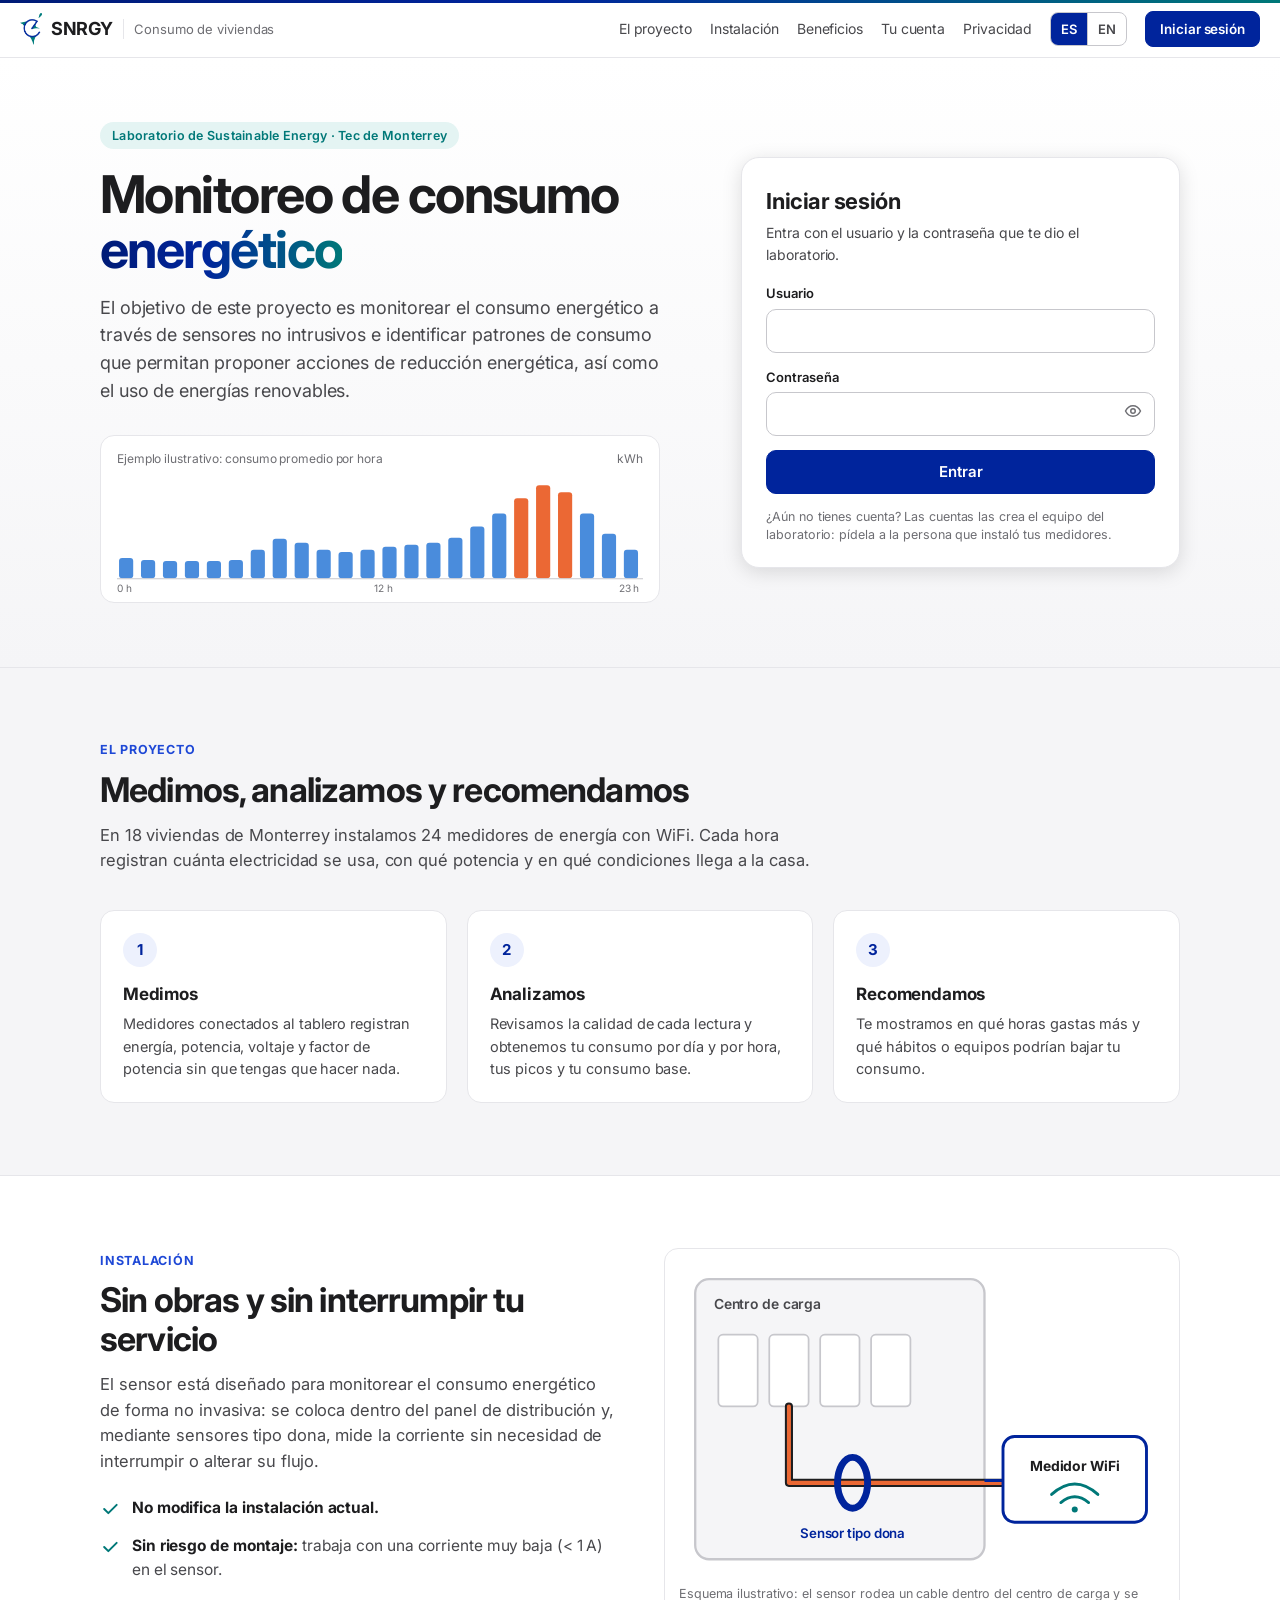
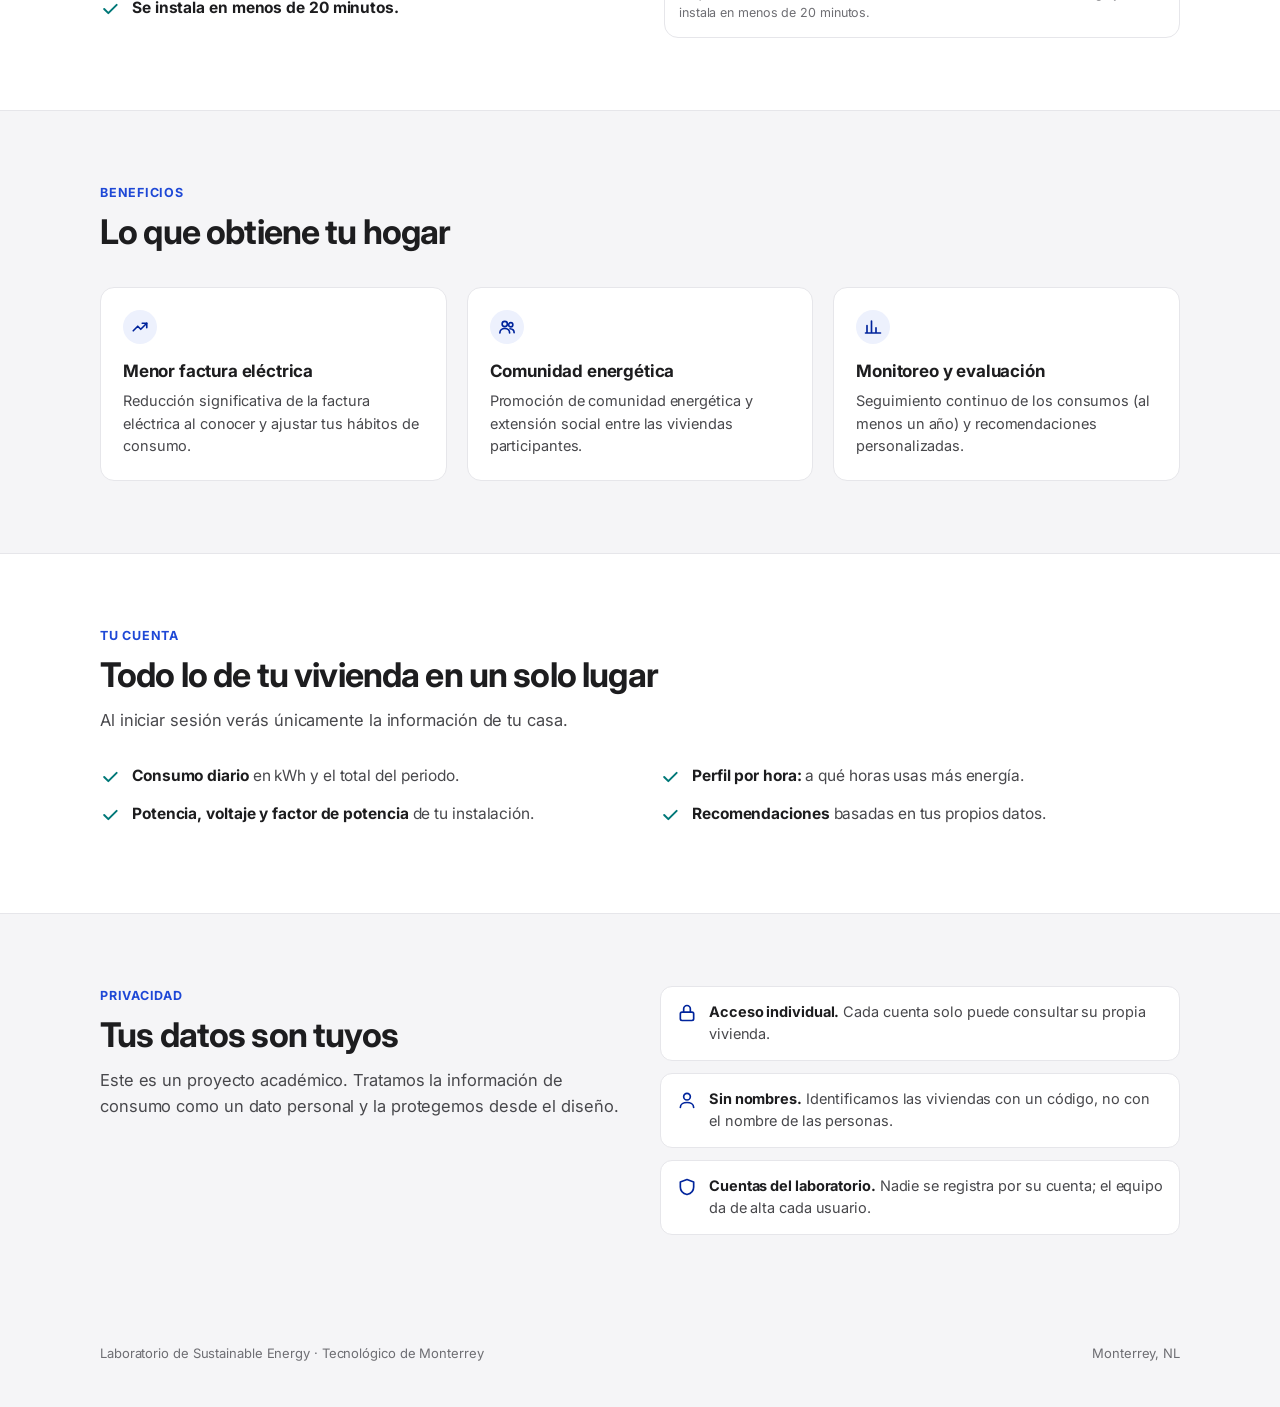
<file: frontend/index.html>
<!doctype html>
<html lang="es">
<head>
<meta charset="utf-8">
<meta name="viewport" content="width=device-width,initial-scale=1">
<title>Consumo de viviendas · SNRGY</title>
<meta name="description" content="Proyecto del Laboratorio de Sustainable Energy del Tec de Monterrey para medir el consumo eléctrico de viviendas y dar recomendaciones para usar mejor la energía.">
<link rel="icon" href="logo.png">
<link rel="preconnect" href="https://fonts.googleapis.com"><link rel="preconnect" href="https://fonts.gstatic.com" crossorigin><link href="https://fonts.googleapis.com/css2?family=Inter:wght@400;500;600;700&display=swap" rel="stylesheet">
<link rel="stylesheet" href="css/snrgy.css">
<style>
.wrap{max-width:1120px;margin:0 auto;padding:0 20px}
.hero{background:linear-gradient(180deg,#fff 0%,var(--bg) 100%);border-bottom:1px solid var(--border)}
.hero .wrap{display:grid;grid-template-columns:minmax(0,1.15fr) minmax(0,.85fr);gap:48px;align-items:center;padding-top:64px;padding-bottom:64px}
.eyebrow{display:inline-flex;align-items:center;gap:8px;font-size:12.5px;font-weight:600;letter-spacing:.02em;color:var(--teal);background:var(--teal-50);border-radius:999px;padding:4px 12px}
h1.big{font-size:clamp(32px,4.6vw,52px);line-height:1.06;letter-spacing:-.03em;font-weight:700;margin:18px 0 16px}
h1.big em{font-style:normal;background:var(--brand-gradient);-webkit-background-clip:text;background-clip:text;color:transparent}
.lead{font-size:18px;line-height:1.55;color:var(--ink-2);max-width:560px}
.hero-viz{margin-top:30px;max-width:560px;border:1px solid var(--border);border-radius:var(--r);background:var(--surface);padding:14px 16px 8px}
.hero-viz .cap{display:flex;justify-content:space-between;font-size:12px;color:var(--muted);margin-bottom:4px}
.hero-viz svg{display:block;width:100%;height:auto}
.login{background:var(--surface);border:1px solid var(--border);border-radius:18px;box-shadow:var(--shadow);padding:26px 24px 22px}
.login h2{font-size:22px;letter-spacing:-.02em}
.login .hint{color:var(--ink-2);font-size:14px;margin:4px 0 18px}
.fld{display:block;margin-bottom:14px}
.fld span{display:block;font-size:13px;font-weight:600;margin-bottom:5px}
.fld input{width:100%;height:44px;padding:0 12px;border:1px solid var(--axis);border-radius:10px;background:#fff;font-size:15px}
.fld input:focus{outline:2px solid var(--cobalt-600);outline-offset:0;border-color:var(--cobalt-600)}
.pw{position:relative}.pw input{padding-right:44px}
.pw button{position:absolute;right:4px;top:4px;width:36px;height:36px;border:0;background:transparent;cursor:pointer;color:var(--muted);border-radius:8px}
.pw button:hover{background:var(--surface-2);color:var(--ink)}
.err{display:flex;gap:8px;align-items:flex-start;margin:0 0 14px;padding:10px 12px;border-radius:10px;background:#fdecec;color:#8f2020;font-size:13.5px}
.login .btn.pri{width:100%}
.small{font-size:12.5px;color:var(--muted);margin-top:14px;line-height:1.5}
.demo{margin-top:14px;padding:10px 12px;border-radius:10px;background:#fff7e0;border:1px solid #f2dc9a;font-size:12.5px;color:#6a5200;line-height:1.55}
.demo code{background:rgba(0,0,0,.06);border-radius:4px;padding:0 4px;font-size:12px}
.sess{display:flex;flex-direction:column;gap:12px}
.sess .who{padding:10px 12px;background:var(--surface-2);border-radius:10px;font-size:14px}
section.blk{padding:72px 0}
section.blk.alt{background:#fff;border-block:1px solid var(--border)}
.kick{font-size:12.5px;font-weight:700;letter-spacing:.06em;text-transform:uppercase;color:var(--cobalt-600);margin-bottom:10px}
h2.sec{font-size:clamp(24px,3vw,34px);letter-spacing:-.025em;line-height:1.15;margin-bottom:14px;max-width:720px}
.sec-p{color:var(--ink-2);font-size:16.5px;max-width:720px}
.steps{display:grid;grid-template-columns:repeat(3,minmax(0,1fr));gap:20px;margin-top:36px}
.step{background:var(--surface);border:1px solid var(--border);border-radius:var(--r);padding:22px}
.alt .step{background:var(--surface-2)}
.step .n{width:34px;height:34px;border-radius:50%;display:grid;place-items:center;background:var(--cobalt-50);color:var(--cobalt);font-weight:700;margin-bottom:14px}
.step h3{font-size:17px;margin-bottom:6px;letter-spacing:-.01em}
.step p{color:var(--ink-2);font-size:14.5px}
.see{display:grid;grid-template-columns:repeat(2,minmax(0,1fr));gap:14px 40px;margin-top:30px;padding:0;list-style:none}
.see li{display:flex;gap:12px;align-items:flex-start;font-size:15.5px;color:var(--ink-2)}
.see li b{color:var(--ink)}
.see svg{flex:none;margin-top:3px;color:var(--teal)}
.two{display:grid;grid-template-columns:minmax(0,1fr) minmax(0,1fr);gap:48px;align-items:center}
.see.one{grid-template-columns:1fr;margin-top:22px}
.diag{margin:0;background:var(--surface);border:1px solid var(--border);border-radius:var(--r);padding:14px}
.diag svg{display:block;width:100%;height:auto}
.diag figcaption{font-size:12.5px;color:var(--muted);margin-top:8px}
.priv{display:grid;grid-template-columns:minmax(0,1fr) minmax(0,1fr);gap:40px;align-items:start}
.facts{display:grid;gap:12px}
.fact{display:flex;gap:12px;padding:14px 16px;border:1px solid var(--border);border-radius:12px;background:var(--surface);font-size:14.5px;color:var(--ink-2)}
.fact b{color:var(--ink)}
.fact svg{flex:none;color:var(--cobalt);margin-top:2px}
footer{padding:36px 0 44px;color:var(--muted);font-size:13px}
footer .wrap{display:flex;flex-wrap:wrap;gap:10px 24px;justify-content:space-between;align-items:center}
@media (max-width:900px){.hero .wrap{grid-template-columns:1fr;gap:32px;padding-top:36px;padding-bottom:40px}.steps,.see,.priv,.two{grid-template-columns:1fr}.two{gap:28px}section.blk{padding:48px 0}}
</style>
</head>
<body>
<header class="top">
  <a class="brand" href="index.html" aria-label="SNRGY"><img src="logo.png" alt="" width="23" height="32"><b>SNRGY</b><span>Consumo de viviendas</span></a>
  <nav class="nav">
    <a class="l" href="#proyecto">El proyecto</a>
    <a class="l" href="#medidor">Instalación</a>
    <a class="l" href="#beneficios">Beneficios</a>
    <a class="l" href="#cuenta">Tu cuenta</a>
    <a class="l" href="#privacidad">Privacidad</a>
    <div class="seg" role="group" aria-label="Idioma" data-lang><button type="button" data-l="es" aria-pressed="true">ES</button><button type="button" data-l="en" aria-pressed="false">EN</button></div>
    <a class="btn pri" href="#login" id="goLogin">Iniciar sesión</a>
  </nav>
</header>

<main>
<section class="hero">
  <div class="wrap">
    <div>
      <span class="eyebrow">Laboratorio de Sustainable Energy · Tec de Monterrey</span>
      <h1 class="big">Monitoreo de consumo <em>energético</em></h1>
      <p class="lead">El objetivo de este proyecto es monitorear el consumo energético a través de sensores no intrusivos e identificar patrones de consumo que permitan proponer acciones de reducción energética, así como el uso de energías renovables.</p>
      <figure class="hero-viz" aria-label="Ejemplo ilustrativo de consumo por hora" style="margin:30px 0 0">
        <div class="cap"><span>Ejemplo ilustrativo: consumo promedio por hora</span><span>kWh</span></div>
        <svg viewBox="0 0 520 120" role="img" aria-label="Barras de consumo por hora con un pico por la tarde">
          <g id="heroBars"></g>
          <line x1="0" y1="104.5" x2="520" y2="104.5" stroke="#c7c7cc"/>
          <text x="0" y="118" font-size="10" fill="#6e6e73">0 h</text><text x="254" y="118" font-size="10" fill="#6e6e73">12 h</text><text x="496" y="118" font-size="10" fill="#6e6e73">23 h</text>
        </svg>
      </figure>
    </div>

    <div class="login" id="login" role="region" aria-label="Iniciar sesión">
      <div id="formBox">
        <h2>Iniciar sesión</h2>
        <p class="hint">Entra con el usuario y la contraseña que te dio el laboratorio.</p>
        <form id="f" novalidate>
          <div class="err" id="err" role="alert" hidden></div>
          <label class="fld"><span>Usuario</span><input id="u" name="usuario" autocomplete="username" autocapitalize="none" spellcheck="false" required></label>
          <label class="fld"><span>Contraseña</span>
            <span class="pw"><input id="p" name="password" type="password" autocomplete="current-password" required><button type="button" id="eye" aria-label="Mostrar contraseña"><svg width="18" height="18" viewBox="0 0 24 24" fill="none" stroke="currentColor" stroke-width="2" stroke-linecap="round" stroke-linejoin="round" aria-hidden="true"><path d="M2 12s3.6-7 10-7 10 7 10 7-3.6 7-10 7S2 12 2 12z"/><circle cx="12" cy="12" r="3"/></svg></button></span></label>
          <button class="btn pri lg" id="go" type="submit">Entrar</button>
        </form>
        <p class="small">¿Aún no tienes cuenta? Las cuentas las crea el equipo del laboratorio: pídela a la persona que instaló tus medidores.</p>
        <div class="demo" id="demo" hidden data-noi18n><b>Modo demostración.</b> Cuentas de ejemplo: <code>casa004</code> / <code>demo123</code> (habitante) o <code>admin</code> / <code>admin123</code> (administrador).</div>
      </div>
      <div class="sess" id="sessBox" hidden>
        <h2>Ya iniciaste sesión</h2>
        <div class="who" id="who"></div>
        <a class="btn pri lg" id="goHome" href="mi-vivienda.html">Ir a mi panel</a>
        <button class="btn" id="out" type="button">Cerrar sesión</button>
      </div>
    </div>
  </div>
</section>

<section class="blk" id="proyecto">
  <div class="wrap">
    <div class="kick">El proyecto</div>
    <h2 class="sec">Medimos, analizamos y recomendamos</h2>
    <p class="sec-p">En 18 viviendas de Monterrey instalamos 24 medidores de energía con WiFi. Cada hora registran cuánta electricidad se usa, con qué potencia y en qué condiciones llega a la casa.</p>
    <div class="steps">
      <div class="step"><div class="n">1</div><h3>Medimos</h3><p>Medidores conectados al tablero registran energía, potencia, voltaje y factor de potencia sin que tengas que hacer nada.</p></div>
      <div class="step"><div class="n">2</div><h3>Analizamos</h3><p>Revisamos la calidad de cada lectura y obtenemos tu consumo por día y por hora, tus picos y tu consumo base.</p></div>
      <div class="step"><div class="n">3</div><h3>Recomendamos</h3><p>Te mostramos en qué horas gastas más y qué hábitos o equipos podrían bajar tu consumo.</p></div>
    </div>
  </div>
</section>

<section class="blk alt" id="medidor">
  <div class="wrap two">
    <div>
      <div class="kick">Instalación</div>
      <h2 class="sec">Sin obras y sin interrumpir tu servicio</h2>
      <p class="sec-p">El sensor está diseñado para monitorear el consumo energético de forma no invasiva: se coloca dentro del panel de distribución y, mediante sensores tipo dona, mide la corriente sin necesidad de interrumpir o alterar su flujo.</p>
      <ul class="see one">
        <li><svg width="20" height="20" viewBox="0 0 24 24" fill="none" stroke="currentColor" stroke-width="2.4" stroke-linecap="round" stroke-linejoin="round" aria-hidden="true"><path d="M5 12l5 5L20 7"/></svg><span><b>No modifica la instalación actual.</b></span></li>
        <li><svg width="20" height="20" viewBox="0 0 24 24" fill="none" stroke="currentColor" stroke-width="2.4" stroke-linecap="round" stroke-linejoin="round" aria-hidden="true"><path d="M5 12l5 5L20 7"/></svg><span><b>Sin riesgo de montaje:</b> trabaja con una corriente muy baja (&lt; 1 A) en el sensor.</span></li>
        <li><svg width="20" height="20" viewBox="0 0 24 24" fill="none" stroke="currentColor" stroke-width="2.4" stroke-linecap="round" stroke-linejoin="round" aria-hidden="true"><path d="M5 12l5 5L20 7"/></svg><span><b>Se instala en menos de 20 minutos.</b></span></li>
      </ul>
    </div>
    <figure class="diag" aria-label="Esquema ilustrativo de la instalación">
      <svg viewBox="0 0 420 270" role="img" aria-label="Esquema: el sensor tipo dona rodea un cable dentro del centro de carga y se conecta al medidor WiFi">
        <rect x="14" y="14" width="250" height="242" rx="12" fill="#f5f5f7" stroke="#c7c7cc" stroke-width="2"/>
        <text x="30" y="40" font-size="12" font-weight="600" fill="#48484c">Centro de carga</text>
        <g fill="#fff" stroke="#c7c7cc" stroke-width="1.5"><rect x="34" y="62" width="34" height="62" rx="4"/><rect x="78" y="62" width="34" height="62" rx="4"/><rect x="122" y="62" width="34" height="62" rx="4"/><rect x="166" y="62" width="34" height="62" rx="4"/></g>
        <path d="M95 124V190H320" fill="none" stroke="#1d1d1f" stroke-width="7" stroke-linecap="round" stroke-linejoin="round"/>
        <path d="M95 124V190H320" fill="none" stroke="#eb6834" stroke-width="3.5" stroke-linecap="round" stroke-linejoin="round"/>
        <ellipse cx="150" cy="190" rx="13" ry="22" fill="none" stroke="#00249C" stroke-width="6"/>
        <text x="150" y="238" font-size="11.5" fill="#00249C" font-weight="600" text-anchor="middle">Sensor tipo dona</text>
        <rect x="280" y="150" width="124" height="74" rx="10" fill="#fff" stroke="#00249C" stroke-width="2.5"/>
        <text x="342" y="180" font-size="12" font-weight="700" text-anchor="middle" fill="#1d1d1f">Medidor WiFi</text>
        <path d="M322 200q20-18 40 0M330 207q12-10 24 0" fill="none" stroke="#007878" stroke-width="2.5" stroke-linecap="round"/>
        <circle cx="342" cy="213" r="2.6" fill="#007878"/>
        <path d="M264 188H280" stroke="#00249C" stroke-width="2.5"/>
      </svg>
      <figcaption>Esquema ilustrativo: el sensor rodea un cable dentro del centro de carga y se instala en menos de 20 minutos.</figcaption>
    </figure>
  </div>
</section>

<section class="blk" id="beneficios">
  <div class="wrap">
    <div class="kick">Beneficios</div>
    <h2 class="sec">Lo que obtiene tu hogar</h2>
    <div class="steps">
      <div class="step"><div class="n"><svg width="18" height="18" viewBox="0 0 24 24" fill="none" stroke="currentColor" stroke-width="2.2" stroke-linecap="round" stroke-linejoin="round" aria-hidden="true"><path d="M3 17l6-6 4 4 8-8"/><path d="M15 7h6v6"/></svg></div><h3>Menor factura eléctrica</h3><p>Reducción significativa de la factura eléctrica al conocer y ajustar tus hábitos de consumo.</p></div>
      <div class="step"><div class="n"><svg width="18" height="18" viewBox="0 0 24 24" fill="none" stroke="currentColor" stroke-width="2.2" stroke-linecap="round" stroke-linejoin="round" aria-hidden="true"><circle cx="9" cy="8" r="3.5"/><circle cx="17" cy="9" r="2.8"/><path d="M2.5 20c0-3.6 3-6 6.5-6s6.5 2.4 6.5 6M16 14.3c3 .2 5.5 2 5.5 5.2"/></svg></div><h3>Comunidad energética</h3><p>Promoción de comunidad energética y extensión social entre las viviendas participantes.</p></div>
      <div class="step"><div class="n"><svg width="18" height="18" viewBox="0 0 24 24" fill="none" stroke="currentColor" stroke-width="2.2" stroke-linecap="round" stroke-linejoin="round" aria-hidden="true"><path d="M4 20V10M10 20V4M16 20v-7M22 20H2"/></svg></div><h3>Monitoreo y evaluación</h3><p>Seguimiento continuo de los consumos (al menos un año) y recomendaciones personalizadas.</p></div>
    </div>
  </div>
</section>

<section class="blk alt" id="cuenta">
  <div class="wrap">
    <div class="kick">Tu cuenta</div>
    <h2 class="sec">Todo lo de tu vivienda en un solo lugar</h2>
    <p class="sec-p">Al iniciar sesión verás únicamente la información de tu casa.</p>
    <ul class="see">
      <li><svg width="20" height="20" viewBox="0 0 24 24" fill="none" stroke="currentColor" stroke-width="2.4" stroke-linecap="round" stroke-linejoin="round" aria-hidden="true"><path d="M5 12l5 5L20 7"/></svg><span><b>Consumo diario</b> en kWh y el total del periodo.</span></li>
      <li><svg width="20" height="20" viewBox="0 0 24 24" fill="none" stroke="currentColor" stroke-width="2.4" stroke-linecap="round" stroke-linejoin="round" aria-hidden="true"><path d="M5 12l5 5L20 7"/></svg><span><b>Perfil por hora:</b> a qué horas usas más energía.</span></li>
      <li><svg width="20" height="20" viewBox="0 0 24 24" fill="none" stroke="currentColor" stroke-width="2.4" stroke-linecap="round" stroke-linejoin="round" aria-hidden="true"><path d="M5 12l5 5L20 7"/></svg><span><b>Potencia, voltaje y factor de potencia</b> de tu instalación.</span></li>
      <li><svg width="20" height="20" viewBox="0 0 24 24" fill="none" stroke="currentColor" stroke-width="2.4" stroke-linecap="round" stroke-linejoin="round" aria-hidden="true"><path d="M5 12l5 5L20 7"/></svg><span><b>Recomendaciones</b> basadas en tus propios datos.</span></li>
    </ul>
  </div>
</section>

<section class="blk" id="privacidad">
  <div class="wrap priv">
    <div>
      <div class="kick">Privacidad</div>
      <h2 class="sec">Tus datos son tuyos</h2>
      <p class="sec-p">Este es un proyecto académico. Tratamos la información de consumo como un dato personal y la protegemos desde el diseño.</p>
    </div>
    <div class="facts">
      <div class="fact"><svg width="20" height="20" viewBox="0 0 24 24" fill="none" stroke="currentColor" stroke-width="2" stroke-linecap="round" stroke-linejoin="round" aria-hidden="true"><rect x="4" y="11" width="16" height="10" rx="2"/><path d="M8 11V7a4 4 0 0 1 8 0v4"/></svg><span><b>Acceso individual.</b> Cada cuenta solo puede consultar su propia vivienda.</span></div>
      <div class="fact"><svg width="20" height="20" viewBox="0 0 24 24" fill="none" stroke="currentColor" stroke-width="2" stroke-linecap="round" stroke-linejoin="round" aria-hidden="true"><circle cx="12" cy="8" r="4"/><path d="M4 21c0-4 4-6 8-6s8 2 8 6"/></svg><span><b>Sin nombres.</b> Identificamos las viviendas con un código, no con el nombre de las personas.</span></div>
      <div class="fact"><svg width="20" height="20" viewBox="0 0 24 24" fill="none" stroke="currentColor" stroke-width="2" stroke-linecap="round" stroke-linejoin="round" aria-hidden="true"><path d="M12 3l8 3v6c0 5-3.5 8-8 9-4.5-1-8-4-8-9V6z"/></svg><span><b>Cuentas del laboratorio.</b> Nadie se registra por su cuenta; el equipo da de alta cada usuario.</span></div>
    </div>
  </div>
</section>
</main>

<footer>
  <div class="wrap"><span>Laboratorio de Sustainable Energy · Tecnológico de Monterrey</span><span>Monterrey, NL</span></div>
</footer>

<script src="config.js"></script>
<script src="vendor/supabase.js"></script>
<script src="js/core.js"></script>
<script>
(function(){
const S=SNRGY,$=S.$;
S.addEN({
"Consumo de viviendas · SNRGY":"Household energy use · SNRGY",
"Consumo de viviendas":"Household energy use",
"El proyecto":"The project","Tu cuenta":"Your account","Privacidad":"Privacy","Idioma":"Language",
"Iniciar sesión":"Sign in",
"Laboratorio de Sustainable Energy · Tec de Monterrey":"Sustainable Energy Laboratory · Tec de Monterrey",
"Conoce cuánta energía usa tu hogar y cómo gastar menos":"Know how much energy your home uses and how to spend less",
"Conoce cuánta energía usa":"Know how much energy",
"tu hogar":"your home uses",
"y cómo gastar menos":"and how to spend less",
"Medimos el consumo eléctrico de viviendas en Monterrey, hora por hora, y lo convertimos en gráficas claras y recomendaciones para que uses mejor tu energía.":"We measure the electricity use of homes in Monterrey, hour by hour, and turn it into clear charts and recommendations so you can use your energy better.",
"Ejemplo ilustrativo de consumo por hora":"Illustrative example of hourly consumption",
"Ejemplo ilustrativo: consumo promedio por hora":"Illustrative example: average consumption per hour",
"Barras de consumo por hora con un pico por la tarde":"Hourly consumption bars with an evening peak",
"Entra con el usuario y la contraseña que te dio el laboratorio.":"Sign in with the username and password the lab gave you.",
"Usuario":"Username","Contraseña":"Password","Entrar":"Sign in","Entrando…":"Signing in…",
"Mostrar contraseña":"Show password","Ocultar contraseña":"Hide password",
"¿Aún no tienes cuenta? Las cuentas las crea el equipo del laboratorio: pídela a la persona que instaló tus medidores.":"Don't have an account yet? The lab team creates accounts: ask the person who installed your meters.",
"Ya iniciaste sesión":"You are signed in","Ir a mi panel":"Go to my dashboard","Ir al panel de administración":"Go to the admin dashboard","Cerrar sesión":"Sign out",
"Sesión de {u}":"Signed in as {u}",
"Escribe tu usuario y tu contraseña.":"Enter your username and password.",
"Usuario o contraseña incorrectos.":"Incorrect username or password.",
"Tu correo aún no está confirmado. Pide al laboratorio que confirme tu cuenta.":"Your email is not confirmed yet. Ask the lab to confirm your account.",
"Tu cuenta todavía no tiene una vivienda asignada. Avisa al laboratorio.":"Your account has no home assigned yet. Let the lab know.",
"No se pudo conectar. Revisa tu internet e inténtalo otra vez.":"Could not connect. Check your internet and try again.",
"Datos reales de consumo, para decisiones reales":"Real consumption data for real decisions",
"En 18 viviendas de Monterrey instalamos 24 medidores de energía con WiFi. Cada hora registran cuánta electricidad se usa, con qué potencia y en qué condiciones llega a la casa. Con esa información ayudamos a cada hogar a entender su consumo.":"In 18 homes in Monterrey we installed 24 WiFi energy meters. Every hour they record how much electricity is used, at what power, and under what conditions it reaches the home. With that information we help each household understand its consumption.",
"Medimos":"We measure","Analizamos":"We analyze","Recomendamos":"We recommend",
"Medidores conectados al tablero registran energía, potencia, voltaje y factor de potencia sin que tengas que hacer nada.":"Meters connected to the breaker panel record energy, power, voltage and power factor without you having to do anything.",
"Revisamos la calidad de cada lectura y obtenemos tu consumo por día y por hora, tus picos y tu consumo base.":"We check the quality of every reading and work out your consumption by day and by hour, your peaks and your base load.",
"Te mostramos en qué horas gastas más y qué hábitos o equipos podrían bajar tu consumo.":"We show you which hours you use the most and which habits or appliances could lower your consumption.",
"Todo lo de tu vivienda en un solo lugar":"Everything about your home in one place",
"Al iniciar sesión verás únicamente la información de tu casa.":"After signing in you will only see your own home's information.",
"Consumo diario":"Daily consumption","en kWh y el total del periodo.":"in kWh and the total for the period.",
"Perfil por hora:":"Hourly profile:","a qué horas usas más energía.":"which hours you use the most energy.",
"Potencia, voltaje y factor de potencia":"Power, voltage and power factor","de tu instalación.":"of your installation.",
"Recomendaciones":"Recommendations","basadas en tus propios datos.":"based on your own data.",
"Tus datos son tuyos":"Your data is yours",
"Este es un proyecto académico. Tratamos la información de consumo como un dato personal y la protegemos desde el diseño.":"This is an academic project. We treat consumption information as personal data and protect it by design.",
"Acceso individual.":"Individual access.","Cada cuenta solo puede consultar su propia vivienda.":"Each account can only see its own home.",
"Sin nombres.":"No names.","Identificamos las viviendas con un código, no con el nombre de las personas.":"We identify homes with a code, not with people's names.",
"Cuentas del laboratorio.":"Lab-issued accounts.","Nadie se registra por su cuenta; el equipo da de alta cada usuario.":"Nobody signs up on their own; the team creates each user.",
"Laboratorio de Sustainable Energy · Tecnológico de Monterrey":"Sustainable Energy Laboratory · Tecnológico de Monterrey",
"Iniciar sesión (formulario)":"Sign in form",
"Monitoreo de consumo":"Energy consumption","energético":"monitoring",
"El objetivo de este proyecto es monitorear el consumo energético a través de sensores no intrusivos e identificar patrones de consumo que permitan proponer acciones de reducción energética, así como el uso de energías renovables.":"The goal of this project is to monitor energy consumption through non-intrusive sensors and identify consumption patterns that allow us to propose energy-reduction actions, as well as the use of renewable energy.",
"Medimos, analizamos y recomendamos":"We measure, analyze and recommend",
"En 18 viviendas de Monterrey instalamos 24 medidores de energía con WiFi. Cada hora registran cuánta electricidad se usa, con qué potencia y en qué condiciones llega a la casa.":"In 18 homes in Monterrey we installed 24 WiFi energy meters. Every hour they record how much electricity is used, at what power, and under what conditions it reaches the home.",
"Instalación":"Installation","Beneficios":"Benefits",
"Sin obras y sin interrumpir tu servicio":"No construction and no service interruption",
"El sensor está diseñado para monitorear el consumo energético de forma no invasiva: se coloca dentro del panel de distribución y, mediante sensores tipo dona, mide la corriente sin necesidad de interrumpir o alterar su flujo.":"The sensor is designed to monitor energy consumption non-invasively: it is placed inside the distribution panel and, using clamp-style (donut) sensors, measures current without interrupting or altering its flow.",
"No modifica la instalación actual.":"It does not modify the existing installation.",
"Sin riesgo de montaje:":"No installation risk:","trabaja con una corriente muy baja (< 1 A) en el sensor.":"it works with a very low current (< 1 A) in the sensor.",
"Se instala en menos de 20 minutos.":"Installs in under 20 minutes.",
"Esquema ilustrativo de la instalación":"Illustrative installation diagram",
"Esquema: el sensor tipo dona rodea un cable dentro del centro de carga y se conecta al medidor WiFi":"Diagram: the donut sensor wraps a cable inside the breaker panel and connects to the WiFi meter",
"Centro de carga":"Breaker panel","Sensor tipo dona":"Donut sensor","Medidor WiFi":"WiFi meter",
"Esquema ilustrativo: el sensor rodea un cable dentro del centro de carga y se instala en menos de 20 minutos.":"Illustrative diagram: the sensor wraps a cable inside the breaker panel and installs in under 20 minutes.",
"Lo que obtiene tu hogar":"What your home gets",
"Menor factura eléctrica":"Lower electricity bill","Reducción significativa de la factura eléctrica al conocer y ajustar tus hábitos de consumo.":"Significant reduction of the electricity bill by knowing and adjusting your consumption habits.",
"Comunidad energética":"Energy community","Promoción de comunidad energética y extensión social entre las viviendas participantes.":"Promotion of an energy community and social outreach among participating homes.",
"Monitoreo y evaluación":"Monitoring and evaluation","Seguimiento continuo de los consumos (al menos un año) y recomendaciones personalizadas.":"Continuous tracking of consumption (at least one year) and personalized recommendations."
});
/* barras ilustrativas */
const prof=[.22,.2,.19,.18,.18,.2,.3,.42,.38,.3,.28,.3,.34,.36,.38,.44,.55,.7,.86,1,.92,.7,.48,.3];
$('#heroBars').innerHTML=prof.map((v,i)=>{const h=Math.round(v*92),w=14,x=i*21.7+2;const hot=v>.8;
  return '<rect x="'+x.toFixed(1)+'" y="'+(104-h)+'" width="'+w+'" height="'+h+'" rx="3" fill="'+(hot?'#eb6834':'#2a78d6')+'" opacity="'+(hot?1:.85)+'"/>'}).join('');

const f=$('#f'),err=$('#err'),btn=$('#go');
let busy=false;
const showErr=k=>{err.hidden=false;err.textContent=S.t(k);err.dataset.k=k};
f.addEventListener('submit',async e=>{
  e.preventDefault();if(busy)return;err.hidden=true;
  const u=$('#u').value,p=$('#p').value;
  if(!u.trim()||!p){showErr('Escribe tu usuario y tu contraseña.');return}
  busy=true;btn.disabled=true;btn.textContent=S.t('Entrando…');
  try{const pf=await S.login(u,p);location.href=S.homeFor(pf)}
  catch(x){showErr(x.message==='noperfil'?'Tu cuenta todavía no tiene una vivienda asignada. Avisa al laboratorio.':x.message==='bad'?'Usuario o contraseña incorrectos.':x.message==='unconfirmed'?'Tu correo aún no está confirmado. Pide al laboratorio que confirme tu cuenta.':'No se pudo conectar. Revisa tu internet e inténtalo otra vez.');
    if(x.detail){err.textContent+=' ['+x.detail+']';console.error('login',x.detail)}
    busy=false;btn.disabled=false;btn.textContent=S.t('Entrar');$('#p').select()}
});
$('#eye').addEventListener('click',()=>{const p=$('#p'),show=p.type==='password';p.type=show?'text':'password';$('#eye').setAttribute('aria-label',S.t(show?'Ocultar contraseña':'Mostrar contraseña'))});
$('#goLogin').addEventListener('click',()=>setTimeout(()=>{const u=$('#u');if(!$('#formBox').hidden)u.focus()},350));
$('#out').addEventListener('click',async()=>{await S.logout();paint(null)});
if(S.DEMO)$('#demo').hidden=false;

let cur=null;
function paint(p){
  cur=p;$('#formBox').hidden=!!p;$('#sessBox').hidden=!p;
  if(p){$('#who').textContent=S.t('Sesión de {u}',{u:p.usuario+(p.vivienda?' · '+p.vivienda:'')});
    const a=$('#goHome');a.href=S.homeFor(p);a.textContent=S.t(p.rol==='admin'?'Ir al panel de administración':'Ir a mi panel')}
}
S.bindLang(()=>{document.title=S.t('Consumo de viviendas · SNRGY');if(!err.hidden)err.textContent=S.t(err.dataset.k);btn.textContent=S.t('Entrar');if(cur)paint(cur)});
S.perfil().then(p=>{paint(p);if(location.hash==='#login'&&!p)setTimeout(()=>$('#u').focus(),100)}).catch(()=>paint(null));
})();
</script>
</body>
</html>
</file>
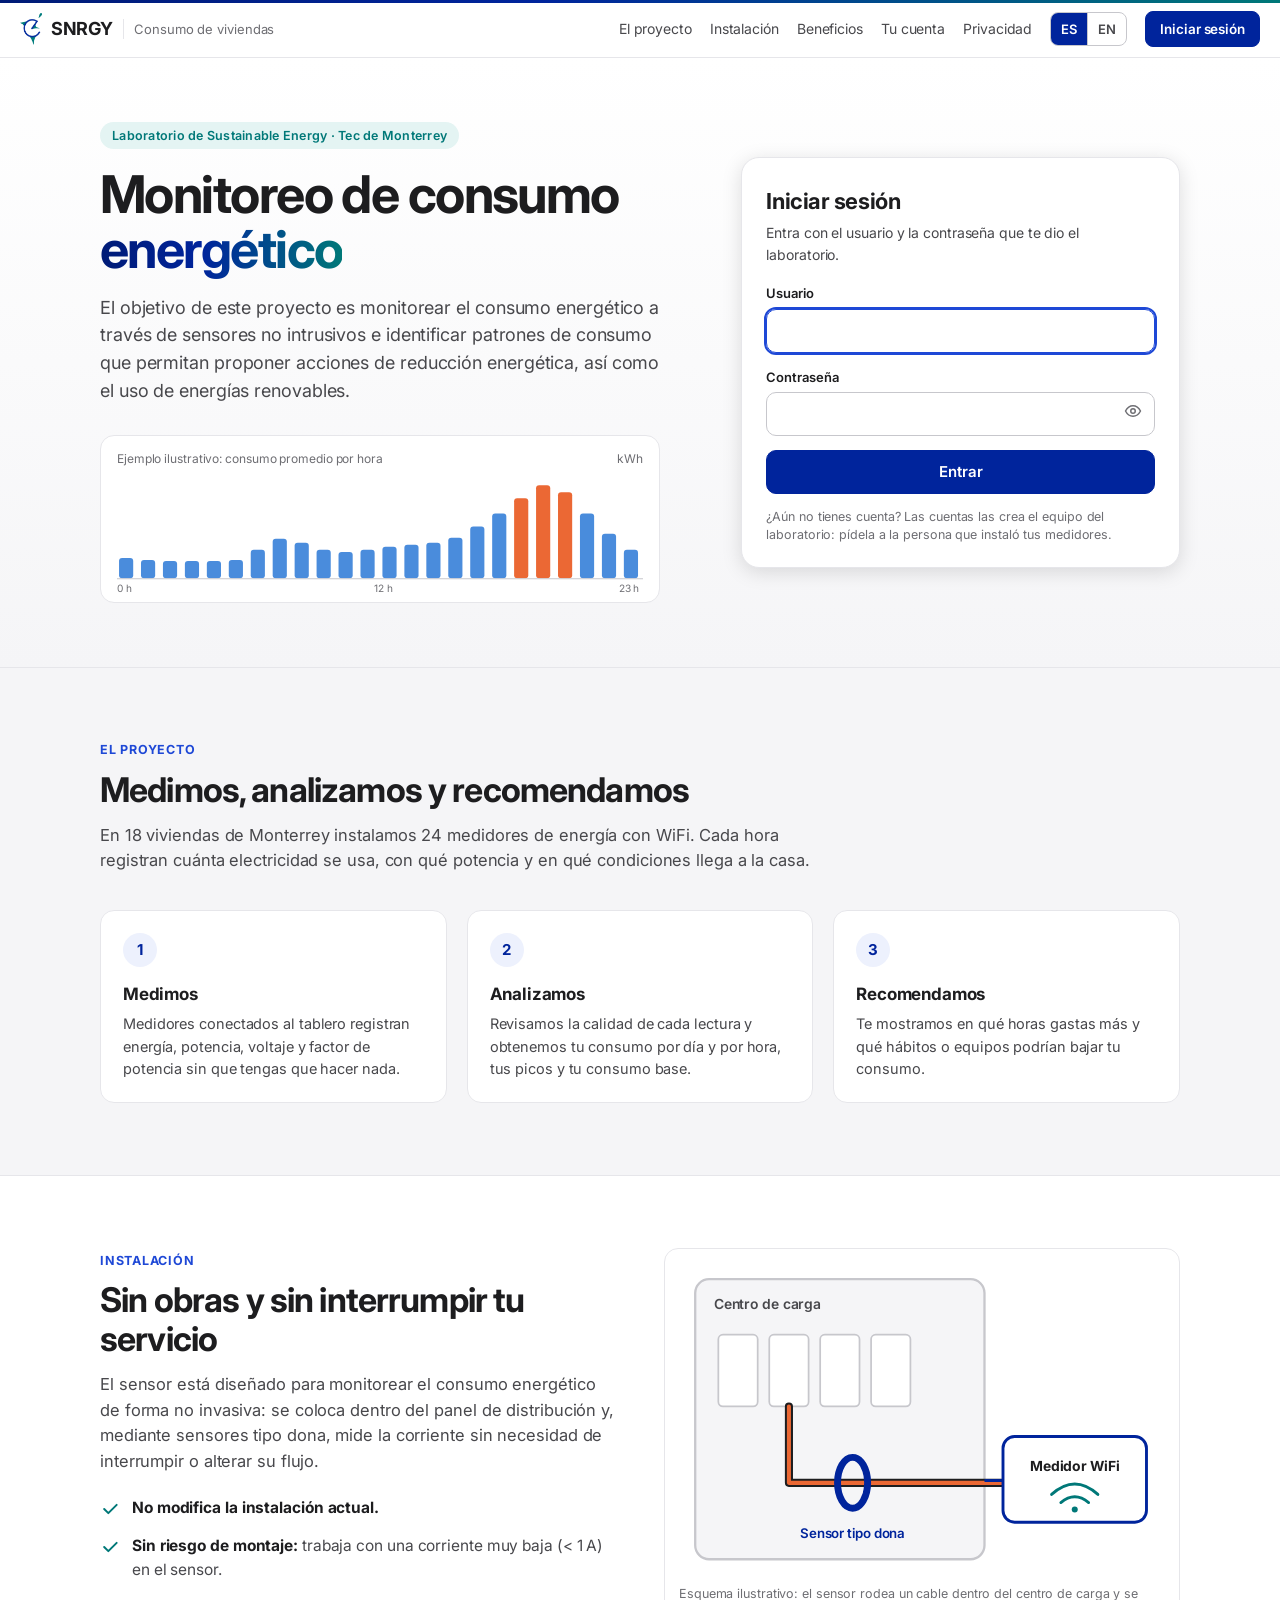
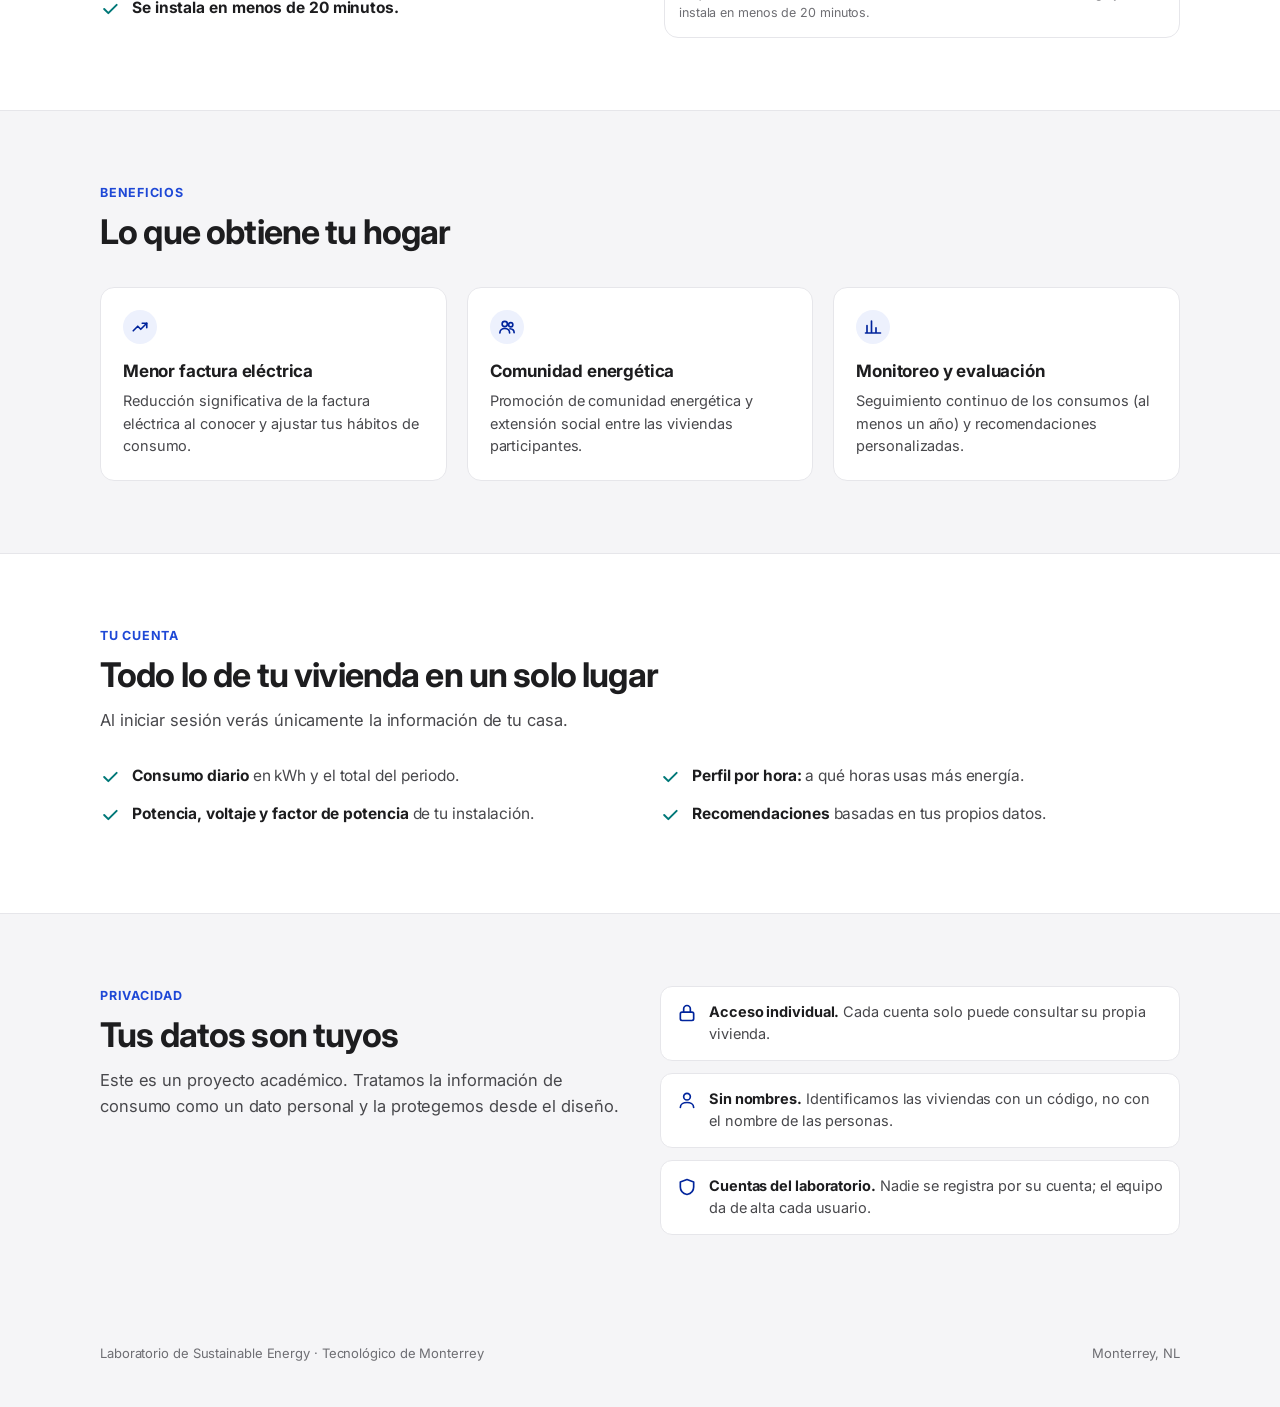
<file: frontend/admin.html>
<!doctype html>
<html lang="es">
<head>
<meta charset="utf-8">
<meta name="robots" content="noindex">
<meta name="viewport" content="width=device-width, initial-scale=1">
<title>Consumo de viviendas · SNRGY</title>
<link rel="icon" href="logo.png">
<link rel="preconnect" href="https://fonts.googleapis.com"><link rel="preconnect" href="https://fonts.gstatic.com" crossorigin><link href="https://fonts.googleapis.com/css2?family=Inter:wght@400;500;600;700&display=swap" rel="stylesheet">
<style>/* required styles */

.leaflet-pane,
.leaflet-tile,
.leaflet-marker-icon,
.leaflet-marker-shadow,
.leaflet-tile-container,
.leaflet-pane > svg,
.leaflet-pane > canvas,
.leaflet-zoom-box,
.leaflet-image-layer,
.leaflet-layer {
	position: absolute;
	left: 0;
	top: 0;
	}
.leaflet-container {
	overflow: hidden;
	}
.leaflet-tile,
.leaflet-marker-icon,
.leaflet-marker-shadow {
	-webkit-user-select: none;
	   -moz-user-select: none;
	        user-select: none;
	  -webkit-user-drag: none;
	}
/* Prevents IE11 from highlighting tiles in blue */
.leaflet-tile::selection {
	background: transparent;
}
/* Safari renders non-retina tile on retina better with this, but Chrome is worse */
.leaflet-safari .leaflet-tile {
	image-rendering: -webkit-optimize-contrast;
	}
/* hack that prevents hw layers "stretching" when loading new tiles */
.leaflet-safari .leaflet-tile-container {
	width: 1600px;
	height: 1600px;
	-webkit-transform-origin: 0 0;
	}
.leaflet-marker-icon,
.leaflet-marker-shadow {
	display: block;
	}
/* .leaflet-container svg: reset svg max-width decleration shipped in Joomla! (joomla.org) 3.x */
/* .leaflet-container img: map is broken in FF if you have max-width: 100% on tiles */
.leaflet-container .leaflet-overlay-pane svg {
	max-width: none !important;
	max-height: none !important;
	}
.leaflet-container .leaflet-marker-pane img,
.leaflet-container .leaflet-shadow-pane img,
.leaflet-container .leaflet-tile-pane img,
.leaflet-container img.leaflet-image-layer,
.leaflet-container .leaflet-tile {
	max-width: none !important;
	max-height: none !important;
	width: auto;
	padding: 0;
	}

.leaflet-container img.leaflet-tile {
	/* See: https://bugs.chromium.org/p/chromium/issues/detail?id=600120 */
}

.leaflet-container.leaflet-touch-zoom {
	-ms-touch-action: pan-x pan-y;
	touch-action: pan-x pan-y;
	}
.leaflet-container.leaflet-touch-drag {
	-ms-touch-action: pinch-zoom;
	/* Fallback for FF which doesn't support pinch-zoom */
	touch-action: none;
	touch-action: pinch-zoom;
}
.leaflet-container.leaflet-touch-drag.leaflet-touch-zoom {
	-ms-touch-action: none;
	touch-action: none;
}
.leaflet-container {
	-webkit-tap-highlight-color: transparent;
}
.leaflet-container a {
	-webkit-tap-highlight-color: rgba(51, 181, 229, 0.4);
}
.leaflet-tile {
	filter: inherit;
	visibility: hidden;
	}
.leaflet-tile-loaded {
	visibility: inherit;
	}
.leaflet-zoom-box {
	width: 0;
	height: 0;
	-moz-box-sizing: border-box;
	     box-sizing: border-box;
	z-index: 800;
	}
/* workaround for https://bugzilla.mozilla.org/show_bug.cgi?id=888319 */
.leaflet-overlay-pane svg {
	-moz-user-select: none;
	}

.leaflet-pane         { z-index: 400; }

.leaflet-tile-pane    { z-index: 200; }
.leaflet-overlay-pane { z-index: 400; }
.leaflet-shadow-pane  { z-index: 500; }
.leaflet-marker-pane  { z-index: 600; }
.leaflet-tooltip-pane   { z-index: 650; }
.leaflet-popup-pane   { z-index: 700; }

.leaflet-map-pane canvas { z-index: 100; }
.leaflet-map-pane svg    { z-index: 200; }

.leaflet-vml-shape {
	width: 1px;
	height: 1px;
	}
.lvml {
	behavior: url(#default#VML);
	display: inline-block;
	position: absolute;
	}


/* control positioning */

.leaflet-control {
	position: relative;
	z-index: 800;
	pointer-events: visiblePainted; /* IE 9-10 doesn't have auto */
	pointer-events: auto;
	}
.leaflet-top,
.leaflet-bottom {
	position: absolute;
	z-index: 1000;
	pointer-events: none;
	}
.leaflet-top {
	top: 0;
	}
.leaflet-right {
	right: 0;
	}
.leaflet-bottom {
	bottom: 0;
	}
.leaflet-left {
	left: 0;
	}
.leaflet-control {
	float: left;
	clear: both;
	}
.leaflet-right .leaflet-control {
	float: right;
	}
.leaflet-top .leaflet-control {
	margin-top: 10px;
	}
.leaflet-bottom .leaflet-control {
	margin-bottom: 10px;
	}
.leaflet-left .leaflet-control {
	margin-left: 10px;
	}
.leaflet-right .leaflet-control {
	margin-right: 10px;
	}


/* zoom and fade animations */

.leaflet-fade-anim .leaflet-popup {
	opacity: 0;
	-webkit-transition: opacity 0.2s linear;
	   -moz-transition: opacity 0.2s linear;
	        transition: opacity 0.2s linear;
	}
.leaflet-fade-anim .leaflet-map-pane .leaflet-popup {
	opacity: 1;
	}
.leaflet-zoom-animated {
	-webkit-transform-origin: 0 0;
	    -ms-transform-origin: 0 0;
	        transform-origin: 0 0;
	}
svg.leaflet-zoom-animated {
	will-change: transform;
}

.leaflet-zoom-anim .leaflet-zoom-animated {
	-webkit-transition: -webkit-transform 0.25s cubic-bezier(0,0,0.25,1);
	   -moz-transition:    -moz-transform 0.25s cubic-bezier(0,0,0.25,1);
	        transition:         transform 0.25s cubic-bezier(0,0,0.25,1);
	}
.leaflet-zoom-anim .leaflet-tile,
.leaflet-pan-anim .leaflet-tile {
	-webkit-transition: none;
	   -moz-transition: none;
	        transition: none;
	}

.leaflet-zoom-anim .leaflet-zoom-hide {
	visibility: hidden;
	}


/* cursors */

.leaflet-interactive {
	cursor: pointer;
	}
.leaflet-grab {
	cursor: -webkit-grab;
	cursor:    -moz-grab;
	cursor:         grab;
	}
.leaflet-crosshair,
.leaflet-crosshair .leaflet-interactive {
	cursor: crosshair;
	}
.leaflet-popup-pane,
.leaflet-control {
	cursor: auto;
	}
.leaflet-dragging .leaflet-grab,
.leaflet-dragging .leaflet-grab .leaflet-interactive,
.leaflet-dragging .leaflet-marker-draggable {
	cursor: move;
	cursor: -webkit-grabbing;
	cursor:    -moz-grabbing;
	cursor:         grabbing;
	}

/* marker & overlays interactivity */
.leaflet-marker-icon,
.leaflet-marker-shadow,
.leaflet-image-layer,
.leaflet-pane > svg path,
.leaflet-tile-container {
	pointer-events: none;
	}

.leaflet-marker-icon.leaflet-interactive,
.leaflet-image-layer.leaflet-interactive,
.leaflet-pane > svg path.leaflet-interactive,
svg.leaflet-image-layer.leaflet-interactive path {
	pointer-events: visiblePainted; /* IE 9-10 doesn't have auto */
	pointer-events: auto;
	}

/* visual tweaks */

.leaflet-container {
	background: #ddd;
	outline-offset: 1px;
	}
.leaflet-container a {
	color: #0078A8;
	}
.leaflet-zoom-box {
	border: 2px dotted #38f;
	background: rgba(255,255,255,0.5);
	}


/* general typography */
.leaflet-container {
	font-family: "Helvetica Neue", Arial, Helvetica, sans-serif;
	font-size: 12px;
	font-size: 0.75rem;
	line-height: 1.5;
	}


/* general toolbar styles */

.leaflet-bar {
	box-shadow: 0 1px 5px rgba(0,0,0,0.65);
	border-radius: 4px;
	}
.leaflet-bar a {
	background-color: #fff;
	border-bottom: 1px solid #ccc;
	width: 26px;
	height: 26px;
	line-height: 26px;
	display: block;
	text-align: center;
	text-decoration: none;
	color: black;
	}
.leaflet-bar a,
.leaflet-control-layers-toggle {
	background-position: 50% 50%;
	background-repeat: no-repeat;
	display: block;
	}
.leaflet-bar a:hover,
.leaflet-bar a:focus {
	background-color: #f4f4f4;
	}
.leaflet-bar a:first-child {
	border-top-left-radius: 4px;
	border-top-right-radius: 4px;
	}
.leaflet-bar a:last-child {
	border-bottom-left-radius: 4px;
	border-bottom-right-radius: 4px;
	border-bottom: none;
	}
.leaflet-bar a.leaflet-disabled {
	cursor: default;
	background-color: #f4f4f4;
	color: #bbb;
	}

.leaflet-touch .leaflet-bar a {
	width: 30px;
	height: 30px;
	line-height: 30px;
	}
.leaflet-touch .leaflet-bar a:first-child {
	border-top-left-radius: 2px;
	border-top-right-radius: 2px;
	}
.leaflet-touch .leaflet-bar a:last-child {
	border-bottom-left-radius: 2px;
	border-bottom-right-radius: 2px;
	}

/* zoom control */

.leaflet-control-zoom-in,
.leaflet-control-zoom-out {
	font: bold 18px 'Lucida Console', Monaco, monospace;
	text-indent: 1px;
	}

.leaflet-touch .leaflet-control-zoom-in, .leaflet-touch .leaflet-control-zoom-out  {
	font-size: 22px;
	}


/* layers control */

.leaflet-control-layers {
	box-shadow: 0 1px 5px rgba(0,0,0,0.4);
	background: #fff;
	border-radius: 5px;
	}
.leaflet-control-layers-toggle {
	background-image: url([data-uri]);
	width: 36px;
	height: 36px;
	}
.leaflet-retina .leaflet-control-layers-toggle {
	background-image: url([data-uri]);
	background-size: 26px 26px;
	}
.leaflet-touch .leaflet-control-layers-toggle {
	width: 44px;
	height: 44px;
	}
.leaflet-control-layers .leaflet-control-layers-list,
.leaflet-control-layers-expanded .leaflet-control-layers-toggle {
	display: none;
	}
.leaflet-control-layers-expanded .leaflet-control-layers-list {
	display: block;
	position: relative;
	}
.leaflet-control-layers-expanded {
	padding: 6px 10px 6px 6px;
	color: #333;
	background: #fff;
	}
.leaflet-control-layers-scrollbar {
	overflow-y: scroll;
	overflow-x: hidden;
	padding-right: 5px;
	}
.leaflet-control-layers-selector {
	margin-top: 2px;
	position: relative;
	top: 1px;
	}
.leaflet-control-layers label {
	display: block;
	font-size: 13px;
	font-size: 1.08333em;
	}
.leaflet-control-layers-separator {
	height: 0;
	border-top: 1px solid #ddd;
	margin: 5px -10px 5px -6px;
	}

/* Default icon URLs */
.leaflet-default-icon-path { /* used only in path-guessing heuristic, see L.Icon.Default */
	background-image: url([data-uri]);
	}


/* attribution and scale controls */

.leaflet-container .leaflet-control-attribution {
	background: #fff;
	background: rgba(255, 255, 255, 0.8);
	margin: 0;
	}
.leaflet-control-attribution,
.leaflet-control-scale-line {
	padding: 0 5px;
	color: #333;
	line-height: 1.4;
	}
.leaflet-control-attribution a {
	text-decoration: none;
	}
.leaflet-control-attribution a:hover,
.leaflet-control-attribution a:focus {
	text-decoration: underline;
	}
.leaflet-attribution-flag {
	display: inline !important;
	vertical-align: baseline !important;
	width: 1em;
	height: 0.6669em;
	}
.leaflet-left .leaflet-control-scale {
	margin-left: 5px;
	}
.leaflet-bottom .leaflet-control-scale {
	margin-bottom: 5px;
	}
.leaflet-control-scale-line {
	border: 2px solid #777;
	border-top: none;
	line-height: 1.1;
	padding: 2px 5px 1px;
	white-space: nowrap;
	-moz-box-sizing: border-box;
	     box-sizing: border-box;
	background: rgba(255, 255, 255, 0.8);
	text-shadow: 1px 1px #fff;
	}
.leaflet-control-scale-line:not(:first-child) {
	border-top: 2px solid #777;
	border-bottom: none;
	margin-top: -2px;
	}
.leaflet-control-scale-line:not(:first-child):not(:last-child) {
	border-bottom: 2px solid #777;
	}

.leaflet-touch .leaflet-control-attribution,
.leaflet-touch .leaflet-control-layers,
.leaflet-touch .leaflet-bar {
	box-shadow: none;
	}
.leaflet-touch .leaflet-control-layers,
.leaflet-touch .leaflet-bar {
	border: 2px solid rgba(0,0,0,0.2);
	background-clip: padding-box;
	}


/* popup */

.leaflet-popup {
	position: absolute;
	text-align: center;
	margin-bottom: 20px;
	}
.leaflet-popup-content-wrapper {
	padding: 1px;
	text-align: left;
	border-radius: 12px;
	}
.leaflet-popup-content {
	margin: 13px 24px 13px 20px;
	line-height: 1.3;
	font-size: 13px;
	font-size: 1.08333em;
	min-height: 1px;
	}
.leaflet-popup-content p {
	margin: 17px 0;
	margin: 1.3em 0;
	}
.leaflet-popup-tip-container {
	width: 40px;
	height: 20px;
	position: absolute;
	left: 50%;
	margin-top: -1px;
	margin-left: -20px;
	overflow: hidden;
	pointer-events: none;
	}
.leaflet-popup-tip {
	width: 17px;
	height: 17px;
	padding: 1px;

	margin: -10px auto 0;
	pointer-events: auto;

	-webkit-transform: rotate(45deg);
	   -moz-transform: rotate(45deg);
	    -ms-transform: rotate(45deg);
	        transform: rotate(45deg);
	}
.leaflet-popup-content-wrapper,
.leaflet-popup-tip {
	background: white;
	color: #333;
	box-shadow: 0 3px 14px rgba(0,0,0,0.4);
	}
.leaflet-container a.leaflet-popup-close-button {
	position: absolute;
	top: 0;
	right: 0;
	border: none;
	text-align: center;
	width: 24px;
	height: 24px;
	font: 16px/24px Tahoma, Verdana, sans-serif;
	color: #757575;
	text-decoration: none;
	background: transparent;
	}
.leaflet-container a.leaflet-popup-close-button:hover,
.leaflet-container a.leaflet-popup-close-button:focus {
	color: #585858;
	}
.leaflet-popup-scrolled {
	overflow: auto;
	}

.leaflet-oldie .leaflet-popup-content-wrapper {
	-ms-zoom: 1;
	}
.leaflet-oldie .leaflet-popup-tip {
	width: 24px;
	margin: 0 auto;

	-ms-filter: "progid:DXImageTransform.Microsoft.Matrix(M11=0.70710678, M12=0.70710678, M21=-0.70710678, M22=0.70710678)";
	filter: progid:DXImageTransform.Microsoft.Matrix(M11=0.70710678, M12=0.70710678, M21=-0.70710678, M22=0.70710678);
	}

.leaflet-oldie .leaflet-control-zoom,
.leaflet-oldie .leaflet-control-layers,
.leaflet-oldie .leaflet-popup-content-wrapper,
.leaflet-oldie .leaflet-popup-tip {
	border: 1px solid #999;
	}


/* div icon */

.leaflet-div-icon {
	background: #fff;
	border: 1px solid #666;
	}


/* Tooltip */
/* Base styles for the element that has a tooltip */
.leaflet-tooltip {
	position: absolute;
	padding: 6px;
	background-color: #fff;
	border: 1px solid #fff;
	border-radius: 3px;
	color: #222;
	white-space: nowrap;
	-webkit-user-select: none;
	-moz-user-select: none;
	-ms-user-select: none;
	user-select: none;
	pointer-events: none;
	box-shadow: 0 1px 3px rgba(0,0,0,0.4);
	}
.leaflet-tooltip.leaflet-interactive {
	cursor: pointer;
	pointer-events: auto;
	}
.leaflet-tooltip-top:before,
.leaflet-tooltip-bottom:before,
.leaflet-tooltip-left:before,
.leaflet-tooltip-right:before {
	position: absolute;
	pointer-events: none;
	border: 6px solid transparent;
	background: transparent;
	content: "";
	}

/* Directions */

.leaflet-tooltip-bottom {
	margin-top: 6px;
}
.leaflet-tooltip-top {
	margin-top: -6px;
}
.leaflet-tooltip-bottom:before,
.leaflet-tooltip-top:before {
	left: 50%;
	margin-left: -6px;
	}
.leaflet-tooltip-top:before {
	bottom: 0;
	margin-bottom: -12px;
	border-top-color: #fff;
	}
.leaflet-tooltip-bottom:before {
	top: 0;
	margin-top: -12px;
	margin-left: -6px;
	border-bottom-color: #fff;
	}
.leaflet-tooltip-left {
	margin-left: -6px;
}
.leaflet-tooltip-right {
	margin-left: 6px;
}
.leaflet-tooltip-left:before,
.leaflet-tooltip-right:before {
	top: 50%;
	margin-top: -6px;
	}
.leaflet-tooltip-left:before {
	right: 0;
	margin-right: -12px;
	border-left-color: #fff;
	}
.leaflet-tooltip-right:before {
	left: 0;
	margin-left: -12px;
	border-right-color: #fff;
	}

/* Printing */

@media print {
	/* Prevent printers from removing background-images of controls. */
	.leaflet-control {
		-webkit-print-color-adjust: exact;
		print-color-adjust: exact;
		}
	}
</style>
<style>
:root{
  color-scheme:light;
  --font:"Inter",-apple-system,BlinkMacSystemFont,"Segoe UI",system-ui,sans-serif;
  --cobalt:#00249C; --cobalt-800:#001B76; --cobalt-600:#1E48D6; --cobalt-50:#EDF1FD;
  --teal:#007878; --teal-300:#66C9C4; --teal-50:#E4F4F3;
  --brand-gradient:linear-gradient(90deg,#001B76 0%,#00249C 42%,#007878 100%);
  --bg:#f5f5f7; --surface:#ffffff; --surface-2:#f5f5f7; --glass:rgba(255,255,255,.93);
  --ink:#1d1d1f; --ink-2:#48484c; --muted:#6e6e73;
  --grid:#ececf0; --axis:#c7c7cc; --border:#e6e6ea;
  --s1:#2a78d6; --s2:#eb6834; --s3:#1baf7a;
  --good:#0ca30c; --warn:#fab219; --crit:#d03b3b;
  --tl-ok:#9ec5f4; --band:rgba(10,10,11,.06); --ref:rgba(42,120,214,.10);
  --shadow:0 4px 20px rgba(10,10,11,.13);
  --r:14px;
}

*{box-sizing:border-box}
html{background:var(--bg)}
body{margin:0;background:var(--bg);color:var(--ink);font:14px/1.45 var(--font);letter-spacing:-.006em;-webkit-font-smoothing:antialiased}
button{font:inherit;color:inherit}
:focus-visible{outline:2px solid var(--cobalt-600);outline-offset:2px}
h1{font-size:17px;line-height:1.2;margin:0;font-weight:700;letter-spacing:-.005em}
h2{font-size:15px;margin:0;font-weight:700}
h3{font-size:13px;margin:0;font-weight:700}
.sub{margin:3px 0 0;color:var(--ink-2);font-size:13px}
[hidden]{display:none!important}

/* Barra superior */
.top{position:relative;display:flex;flex-wrap:wrap;align-items:center;gap:8px 20px;justify-content:space-between;padding:9px 16px 8px;min-height:58px;background:var(--surface);border-bottom:1px solid var(--border)}
.top::before{content:"";position:absolute;left:0;right:0;top:0;height:3px;background:var(--brand-gradient)}
.ttl{min-width:0}
.ttl .sub{margin:2px 0 0;font-size:13px;color:var(--muted)}
.top-r{display:flex;flex-wrap:wrap;align-items:center;gap:10px}
.field select{appearance:none;-webkit-appearance:none;font:inherit;font-size:13px;color:var(--ink);border:1px solid var(--axis);border-radius:8px;padding:6px 30px 6px 11px;cursor:pointer;background:var(--surface) url("data:image/svg+xml,%3Csvg xmlns='http://www.w3.org/2000/svg' width='12' height='12' viewBox='0 0 24 24' fill='none' stroke='%236e6e73' stroke-width='3' stroke-linecap='round' stroke-linejoin='round'%3E%3Cpath d='m6 9 6 6 6-6'/%3E%3C/svg%3E") no-repeat right 10px center}
.field select:hover{border-color:var(--cobalt-600)}
.seg{display:inline-flex;border:1px solid var(--axis);border-radius:8px;overflow:hidden}
.seg button{background:transparent;border:0;padding:6px 13px;cursor:pointer;font-size:13px;color:var(--ink-2)}
.seg button+button{border-left:1px solid var(--axis)}
.seg button:hover:not(:disabled){background:var(--cobalt-50);color:var(--cobalt)}
.seg button[aria-pressed="true"]{background:var(--cobalt);color:#fff;font-weight:600}
.seg button:disabled{opacity:.4;cursor:not-allowed}
.snrgy{display:flex;align-items:center;gap:9px;padding-left:16px;margin-left:2px;border-left:1px solid var(--border)}
.snrgy img{height:32px;width:auto;display:block}
.snrgy b{font-size:18px;font-weight:700;letter-spacing:-.025em;color:var(--ink)}
@media (max-width:620px){.snrgy{padding-left:0;border-left:0;margin-left:auto}}

/* Escenario: mapa grande + panel de detalle */
.shell{display:grid;grid-template-columns:minmax(0,1fr) 480px;min-height:600px}
@media (min-width:1600px){.shell{grid-template-columns:minmax(0,1fr) 540px}}
.shell{transition:grid-template-columns .28s cubic-bezier(.4,0,.2,1)}
.shell.closed{grid-template-columns:minmax(0,1fr) 0}
.shell.closed .detail{visibility:hidden;border-left:0;transition:visibility 0s .28s}
@media (prefers-reduced-motion:reduce){.shell,.shell.closed .detail{transition:none}}
.stage{position:relative;min-width:0;min-height:0;background:var(--surface-2)}
.ptoggle{top:50%;right:0;transform:translateY(-50%);display:inline-flex;align-items:center;gap:8px;height:48px;padding:0 10px 0 12px;border-radius:12px 0 0 12px;border-right:0;cursor:pointer;color:var(--cobalt);font-size:13px;font-weight:600;background:var(--surface)}
.ptoggle:hover{background:var(--cobalt-50)}
.ptoggle svg{transition:transform .28s}
.ptoggle .lbl{display:none}
.shell.closed .ptoggle .lbl{display:inline}
.shell.closed .ptoggle svg{transform:rotate(180deg)}
.dempty{padding:28px 20px;display:flex;flex-direction:column;gap:10px;align-items:flex-start;color:var(--ink-2)}
.dempty h3{font-size:16px;color:var(--ink)}
.dempty p{margin:0;max-width:44ch}
#map{position:absolute;inset:0;background:var(--surface-2);font:inherit}
.ov{position:absolute;z-index:500;background:var(--glass);border:1px solid var(--border);border-radius:var(--r);box-shadow:var(--shadow);-webkit-backdrop-filter:blur(8px);backdrop-filter:blur(8px)}
.summary{top:14px;left:14px;max-width:calc(100% - 76px);display:grid;grid-template-columns:repeat(4,minmax(0,auto))}
.sm{padding:10px 16px;min-width:0}
.sm+.sm{border-left:1px solid var(--border)}
.sl{font-size:12px;color:var(--muted)}
.sv{font-size:21px;font-weight:700;margin-top:1px;line-height:1.15;white-space:nowrap}
.sv small{font-size:12.5px;font-weight:500;color:var(--ink-2)}
.ss{font-size:12px;color:var(--ink-2);margin-top:1px;white-space:nowrap}

.rankcard{top:calc(var(--sumh,84px) + 28px);left:14px;bottom:76px;width:292px;display:flex;flex-direction:column;overflow:hidden}
.rankcard.collapsed{bottom:auto}
.rankcard.collapsed .rank{display:none}
.rh{display:flex;align-items:center;justify-content:space-between;gap:8px;padding:10px 10px 10px 14px;border-bottom:1px solid var(--border)}
.rankcard.collapsed .rh{border-bottom:0}
.rh button{background:transparent;border:1px solid var(--axis);border-radius:8px;width:30px;height:30px;cursor:pointer;color:var(--ink-2);display:grid;place-items:center}
.rh button:hover{background:var(--surface-2);color:var(--ink)}
.rankcard.collapsed .rh svg{transform:rotate(180deg)}
.rank{display:flex;flex-direction:column;padding:6px;overflow:auto;min-height:0}

.legendbar{left:14px;bottom:24px;display:flex;flex-wrap:wrap;align-items:center;gap:6px 14px;padding:9px 12px;font-size:12px;color:var(--ink-2);max-width:calc(100% - 90px)}
.legendbar span{display:inline-flex;align-items:center;gap:5px}
.legendbar .sep{width:1px;height:16px;background:var(--border)}
.btn{background:transparent;border:1px solid var(--axis);border-radius:8px;padding:4px 11px;font-size:12px;cursor:pointer;color:var(--ink-2)}
.btn:hover{background:var(--cobalt-50);color:var(--cobalt);border-color:var(--cobalt-600)}
.legend{display:flex;flex-wrap:wrap;gap:4px 14px;font-size:12px;color:var(--ink-2)}
.legend span{display:inline-flex;align-items:center;gap:5px}

.detail{background:var(--surface);border-left:1px solid var(--border);overflow:auto;min-width:0;min-height:0;overscroll-behavior:contain}
.below{max-width:980px;padding:20px 16px 36px;margin:0 auto;display:flex;flex-direction:column;gap:16px}
.below .tw{margin-top:10px}

@media (max-width:1099px){
  .ptoggle{display:none}
  .shell{display:flex;flex-direction:column;height:auto;min-height:0}
  .stage{display:flex;flex-direction:column;background:var(--bg)}
  #map{position:relative;inset:auto;height:62vh;min-height:380px;order:1}
  .ov{position:static;order:2;margin:12px 12px 0;-webkit-backdrop-filter:none;backdrop-filter:none}
  .summary{max-width:none;grid-template-columns:repeat(2,minmax(0,1fr))}
  .sm:nth-child(odd){border-left:0}.sm:nth-child(n+3){border-top:1px solid var(--border)}
  .legendbar{order:1;margin-top:12px;max-width:none}
  .rankcard{order:3;width:auto;max-height:none}
  .rankcard .rh button{display:none}
  .rank{overflow:visible}
  .detail{border-left:0;border-top:1px solid var(--border);margin-top:16px;overflow:visible}
}
@media (max-width:560px){.sv{font-size:18px}.sm{padding:9px 12px}.ss{white-space:normal}}
@media (prefers-reduced-motion:no-preference){.rankcard .rh svg{transition:transform .2s}}

/* Mapa (Leaflet) */
.leaflet-container{font-family:inherit}
.leaflet-container a{color:var(--cobalt-600)}
.leaflet-control-attribution{font-size:10px}
.leaflet-tooltip{background:var(--surface);color:var(--ink);border:1px solid var(--axis);box-shadow:var(--shadow);border-radius:8px;font-size:12.5px;line-height:1.4;padding:6px 10px}
.leaflet-tooltip-top:before{border-top-color:var(--axis)}
.leaflet-bar{border:1px solid var(--border)!important;box-shadow:var(--shadow)!important;border-radius:10px!important;overflow:hidden}
.leaflet-bar a{background:var(--glass);color:var(--ink);border-bottom-color:var(--axis)}
.leaflet-bar a:hover{background:var(--surface-2)}
.leaflet-control-layers{background:var(--glass);color:var(--ink);border-radius:10px!important;border:1px solid var(--border)!important;box-shadow:var(--shadow)!important}
.hm{display:block;overflow:visible;filter:drop-shadow(0 1px 2px rgba(0,0,0,.45))}
.hm .shape{stroke:#fff;stroke-width:2;stroke-linejoin:round}
.hm .selr{fill:none;stroke:var(--ink);stroke-width:2.5}
.hm .selh{fill:none;stroke:var(--surface);stroke-width:5}
.s-none{fill:var(--axis)}.s-good{fill:var(--good)}.s-warn{fill:var(--warn)}.s-crit{fill:var(--crit)}
.nodata .shape{fill-opacity:.9}

/* Ranking */
.row{display:grid;grid-template-columns:18px minmax(0,1fr) auto;gap:10px;align-items:center;width:100%;text-align:left;background:transparent;border:0;border-radius:8px;padding:7px 9px;cursor:pointer}
.row:hover{background:var(--surface-2)}
.row.sel{background:var(--cobalt-50);box-shadow:inset 0 0 0 1.5px var(--cobalt)}
.rn{display:flex;flex-direction:column;min-width:0}
.rn b{font-weight:700}
.ra{font-size:12px;color:var(--ink-2);overflow:hidden;text-overflow:ellipsis;white-space:nowrap}
.rv{text-align:right;font-variant-numeric:tabular-nums;font-weight:700}
.rv small{font-weight:400;color:var(--ink-2);font-size:11px}
.rv.none{font-weight:400;color:var(--ink-2)}
.spark{display:none}
.spark path{fill:none;stroke:var(--s1);stroke-width:1.5;stroke-linejoin:round;stroke-linecap:round}
.spark circle{fill:var(--s1);stroke:var(--surface);stroke-width:2}
@media (max-width:1099px){.row{grid-template-columns:18px minmax(0,1fr) 84px 110px}.spark{display:block}}
@media (max-width:560px){.row{grid-template-columns:18px minmax(0,1fr) 104px}.row .spark{display:none}}

/* Detalle */
.dh{display:flex;flex-wrap:wrap;gap:8px 16px;justify-content:space-between;align-items:flex-start;padding:16px 18px;border-bottom:1px solid var(--border)}
.dh h2{font-size:20px;letter-spacing:-.005em}
.pill{display:inline-flex;align-items:center;gap:6px;border:1px solid var(--axis);border-radius:999px;padding:3px 11px;font-size:12px;font-weight:600;white-space:nowrap}
.kpis{display:grid;grid-template-columns:repeat(auto-fit,minmax(200px,1fr));gap:1px;background:var(--border);border-bottom:1px solid var(--border)}
.kpi{background:var(--surface);padding:12px 18px;min-width:0}
.kl{font-size:12px;color:var(--muted)}
.kv{font-size:22px;font-weight:700;line-height:1.2;margin-top:1px}
.kv small{font-size:12px;font-weight:500;color:var(--ink-2)}
.ks{font-size:12px;color:var(--ink-2);margin-top:2px}
.tabs{display:flex;flex-wrap:wrap;gap:2px;padding:6px 12px 0;border-bottom:1px solid var(--border);position:sticky;top:0;z-index:20;background:var(--surface)}
.tabs button{background:transparent;border:0;border-bottom:2px solid transparent;padding:9px 10px;cursor:pointer;color:var(--ink-2);font-size:13px}
.tabs button:hover{color:var(--ink)}
.tabs button[aria-selected="true"]{color:var(--cobalt);font-weight:700;border-bottom-color:var(--cobalt)}
.sec{padding:16px 18px;border-bottom:1px solid var(--border);min-width:0}
.sec:last-child{border-bottom:0}
.sec-h{display:flex;flex-wrap:wrap;gap:4px 16px;justify-content:space-between;align-items:baseline;margin-bottom:8px}
.note{margin:8px 0 0;font-size:12px;color:var(--ink-2)}
.empty{display:flex;align-items:center;justify-content:center;min-height:120px;border:1px dashed var(--axis);border-radius:8px;color:var(--ink-2);font-size:13px;text-align:center;padding:12px}
.chart{position:relative;min-width:0}
.chart svg{display:block}
.gl line{stroke:var(--grid);stroke-width:1}
.gl line.base{stroke:var(--axis)}
.tk{font-size:11px;fill:var(--muted)}
.l1,.l2,.l3{fill:none;stroke-linejoin:round;stroke-linecap:round}
.l1{stroke:var(--s1);stroke-width:1.75}.l2{stroke:var(--s2);stroke-width:1.75}.l3{stroke:var(--s3);stroke-width:1.75}
.p1{fill:var(--s1)}.p2{fill:var(--s2)}.p3{fill:var(--s3)}
path.b1{fill:var(--s1)}path.b2{fill:var(--s2)}path.b3{fill:var(--s3)}
.sw.b1{background:var(--s1)}.sw.b2{background:var(--s2)}.sw.b3{background:var(--s3)}
.bar{stroke:var(--surface);stroke-width:2}
.dl{font-size:11px;fill:var(--ink-2);paint-order:stroke;stroke:var(--surface);stroke-width:3px;stroke-linejoin:round}
.avgl{stroke:var(--ink-2);stroke-width:1;stroke-dasharray:4 3}
.xl{stroke:var(--axis);stroke-width:1}
.dot{stroke:var(--surface);stroke-width:2}
.hit,.hit2{fill:transparent;touch-action:pan-y}
.band{fill:var(--band)}
.refband{fill:var(--ref)}
.tip{position:absolute;pointer-events:none;background:var(--surface);color:var(--ink);border:1px solid var(--axis);box-shadow:var(--shadow);border-radius:8px;padding:6px 9px;font-size:12px;line-height:1.4;white-space:nowrap;z-index:5}
.tip b{font-weight:700}
.sw{display:inline-block;width:10px;height:3px;border-radius:2px;margin-right:6px;vertical-align:middle}
.sw.s1{background:var(--s1)}.sw.s2{background:var(--s2)}.sw.s3{background:var(--s3)}
.sw.sq{width:10px;height:10px;border-radius:2px}
.sw.hatch{background:repeating-linear-gradient(45deg,var(--axis) 0 2px,transparent 2px 5px);border:1px solid var(--axis)}
.sw.tl0{background:var(--tl-ok)}.sw.tl1{background:var(--crit)}.sw.tl2{background:var(--warn)}
.sw.tl3{background:repeating-linear-gradient(45deg,var(--muted) 0 2px,transparent 2px 5px);border:1px solid var(--muted)}
.tl-row{display:grid;grid-template-columns:minmax(0,1fr);gap:4px;margin-bottom:12px}
.tl-h{display:flex;flex-wrap:wrap;gap:4px 10px;align-items:center;font-size:13px}
.tl-h b{font-weight:700}
.tw{overflow-x:auto;border:1px solid var(--border);border-radius:8px}
table{border-collapse:collapse;width:100%;font-size:12px;font-variant-numeric:tabular-nums}
th,td{padding:6px 10px;text-align:right;border-bottom:1px solid var(--border);white-space:nowrap}
th:first-child,td:first-child,th.l,td.l{text-align:left}
th{background:var(--surface-2);font-weight:700;color:var(--ink-2)}
tbody tr:last-child td{border-bottom:0}
tr.clk{cursor:pointer}tr.clk:hover td{background:var(--surface-2)}
.code{font-weight:700;letter-spacing:.02em}
.codes{margin:0;padding:0;list-style:none;display:flex;flex-direction:column;gap:6px;font-size:13px}
.codes b{font-weight:700}
details{font-size:13px}
summary{cursor:pointer;color:var(--ink-2);padding:2px 0}
.foot{font-size:12px;color:var(--ink-2);margin:0;display:flex;flex-direction:column;gap:4px}
.foot{max-width:none}


/* Indicador de última lectura, idioma, alertas */
.subrow{display:flex;align-items:center;flex-wrap:wrap;gap:2px 10px;margin-top:2px}
.subrow .sub{margin:0}
.fresh{display:inline-flex;align-items:center;gap:6px;font-size:12px;color:var(--ink-2);border:1px solid var(--border);border-radius:999px;padding:1px 10px 1px 8px;background:var(--surface-2);white-space:nowrap;cursor:default}
.fresh .fd{width:8px;height:8px;border-radius:50%;background:var(--muted);flex:none}
.fresh.live .fd{background:var(--good)}.fresh.late .fd{background:var(--warn)}
.langseg button{padding:6px 10px;font-weight:600}
.alertbtn{display:inline-flex;align-items:center;gap:8px;height:34px;padding:0 12px;border:1px solid var(--axis);border-radius:8px;background:var(--surface);color:var(--ink);cursor:pointer;font-size:13px}
.alertbtn:hover{background:var(--cobalt-50);border-color:var(--cobalt-600);color:var(--cobalt)}
.alertbtn .n{min-width:20px;height:20px;padding:0 6px;border-radius:999px;background:var(--crit);color:#fff;font-size:12px;font-weight:700;display:inline-grid;place-items:center}
@media (max-width:620px){.alertbtn .txt{display:none}.alertbtn{padding:0 10px}}
.summary{overflow:hidden}
.sm-btn{cursor:pointer}.sm-btn:hover,.sm-btn:focus-visible{background:var(--cobalt-50)}
.dh-r{display:flex;flex-direction:column;align-items:flex-end;gap:8px}
@media (max-width:1099px){.dh-r{align-items:flex-start}}
.bhead{display:flex;flex-wrap:wrap;align-items:center;justify-content:space-between;gap:8px 16px}
.bhead h2{font-size:17px}
.bbtns{display:flex;flex-wrap:wrap;gap:8px}
dialog#alerts{margin:68px 16px auto auto;width:min(540px,calc(100vw - 24px));max-height:calc(100dvh - 90px);padding:0;border:1px solid var(--border);border-radius:var(--r);box-shadow:var(--shadow);background:var(--surface);color:var(--ink)}
dialog#alerts[open]{display:flex;flex-direction:column}
dialog#alerts::backdrop{background:rgba(10,10,11,.28)}
.al-head{display:flex;align-items:flex-start;justify-content:space-between;gap:12px;padding:16px 16px 12px;border-bottom:1px solid var(--border)}
.al-head h2{font-size:18px}
.al-head p{margin:3px 0 0;font-size:12.5px;color:var(--ink-2)}
.al-x{flex:none;width:32px;height:32px;border:1px solid var(--axis);border-radius:8px;background:transparent;cursor:pointer;color:var(--ink-2);display:grid;place-items:center}
.al-x:hover{background:var(--surface-2);color:var(--ink)}
.al-body{overflow:auto;min-height:0}
.al-g{margin:0;padding:12px 16px 6px;font-size:13px;color:var(--ink-2);font-weight:700}
.al-item{display:grid;grid-template-columns:20px minmax(0,1fr);gap:0 12px;width:100%;text-align:left;padding:11px 16px;border:0;border-top:1px solid var(--border);background:transparent;cursor:pointer}
.al-item:hover,.al-item:focus-visible{background:var(--cobalt-50)}
.al-ic{padding-top:2px}
.al-main{display:flex;flex-direction:column;gap:3px;min-width:0}
.al-h{display:flex;flex-wrap:wrap;align-items:center;gap:4px 10px}
.al-code{font-size:11.5px;border:1px solid var(--axis);border-radius:999px;padding:0 8px;color:var(--ink-2)}
.al-t,.al-a{font-size:13px;color:var(--ink-2)}
.al-a b{color:var(--ink)}
.al-m{font-size:12px;color:var(--muted)}
.al-note{margin:0;padding:0 16px 6px;font-size:12.5px;color:var(--ink-2)}
.al-out{margin:0;padding:0 16px 16px 32px;font-size:13px;color:var(--ink-2);display:flex;flex-direction:column;gap:4px}
.al-ok{padding:24px 16px;color:var(--ink-2)}
@media (min-width:1100px){.shell{height:calc(100vh - var(--top,62px));height:calc(100dvh - var(--top,62px))}}
</style>
</head>
<body>
<div id="boot" role="status" style="position:fixed;inset:0;z-index:5000;background:#f5f5f7;display:grid;place-items:center;color:#6e6e73;font:15px Inter,system-ui,sans-serif"><span id="bootT">Cargando datos…</span></div>
<header class="top" id="top">
  <div class="ttl">
    <h1>Consumo de viviendas</h1>
    <div class="subrow"><p class="sub">Monterrey, NL</p><span class="fresh" id="fresh" tabindex="0"><i class="fd"></i><span id="freshTxt"></span></span></div>
  </div>
  <div class="top-r">
    <label class="field"><span class="sr" style="position:absolute;width:1px;height:1px;overflow:hidden;clip:rect(0 0 0 0)">Mes</span><select id="month" aria-label="Mes a consultar"></select></label>
    <div class="seg" role="group" aria-label="Días a mostrar" id="range">
      <button type="button" data-n="1"  aria-pressed="false">1 día</button>
      <button type="button" data-n="3"  aria-pressed="false">3 días</button>
      <button type="button" data-n="7"  aria-pressed="false">7 días</button>
      <button type="button" data-n="14" aria-pressed="false">14 días</button>
      <button type="button" data-n="30" aria-pressed="true">30 días</button>
    </div>
    <div class="seg langseg" role="group" aria-label="Idioma" id="lang"><button type="button" data-l="es" aria-pressed="true">ES</button><button type="button" data-l="en" aria-pressed="false">EN</button></div>
    <button type="button" class="alertbtn" id="alertsBtn" aria-haspopup="dialog"><svg width="16" height="16" viewBox="0 0 24 24" fill="none" stroke="currentColor" stroke-width="2.2" stroke-linecap="round" stroke-linejoin="round" aria-hidden="true"><path d="M10.3 3.9 1.8 18a2 2 0 0 0 1.7 3h17a2 2 0 0 0 1.7-3L13.7 3.9a2 2 0 0 0-3.4 0z"/><path d="M12 9v4M12 17h.01"/></svg><span class="txt">Alertas</span><span class="n" id="alCount">0</span></button>
    <button type="button" class="btn" id="logout">Cerrar sesión</button>
    <a class="snrgy" href="index.html" style="text-decoration:none;color:inherit" title="Ir al inicio"><img src="logo.png" alt="" width="23" height="32"><b>SNRGY</b></a>
  </div>
</header>

<main class="shell">
  <section class="stage" aria-label="Mapa de las viviendas">
    <div id="map" role="application" aria-label="Mapa con la ubicación de las 18 viviendas"></div>

    <div class="ov summary" id="summary" aria-label="Resumen de la zona"></div>

    <aside class="ov rankcard" id="rankcard" aria-labelledby="rankT">
      <div class="rh">
        <h2 id="rankT">Viviendas por consumo</h2>
        <button type="button" id="rankToggle" aria-expanded="true" aria-controls="rank" aria-label="Mostrar u ocultar la lista"><svg width="16" height="16" viewBox="0 0 24 24" fill="none" stroke="currentColor" stroke-width="2.2" stroke-linecap="round" stroke-linejoin="round" aria-hidden="true"><path d="m6 15 6-6 6 6"/></svg></button>
      </div>
      <div class="rank" id="rank"></div>
    </aside>

    <div class="ov legendbar" aria-label="Leyenda del mapa">
      <span><svg width="14" height="14" viewBox="-14 -14 28 28" class="s-good" aria-hidden="true"><circle r="10"/></svg>Datos completos</span>
      <span><svg width="14" height="14" viewBox="-14 -14 28 28" class="s-warn" aria-hidden="true"><path d="M0-12L11 9H-11Z"/></svg>Datos parciales</span>
      <span><svg width="14" height="14" viewBox="-14 -14 28 28" class="s-crit" aria-hidden="true"><path d="M0-13L13 0L0 13L-13 0Z"/></svg>Sin lecturas válidas</span>
      <span id="lgNone" hidden><svg width="14" height="14" viewBox="-14 -14 28 28" class="s-none" aria-hidden="true"><circle r="10"/></svg>Sin datos</span>
      <span class="sep" aria-hidden="true"></span>
      <span>Tamaño = kWh por día</span>
      <span class="sep" aria-hidden="true"></span>
      <button type="button" class="btn" id="fitCore">Centrar</button><button type="button" class="btn" id="fitAll">Ver todas</button>
    </div>
  <button type="button" class="ov ptoggle" id="panelToggle" data-noattr aria-expanded="true" aria-controls="detail" title="Ocultar o mostrar las gráficas"><svg width="18" height="18" viewBox="0 0 24 24" fill="none" stroke="currentColor" stroke-width="2.4" stroke-linecap="round" stroke-linejoin="round" aria-hidden="true"><path d="m9 6 6 6-6 6"/></svg><span class="lbl">Ver gráficas</span></button>
  </section>

  <section class="detail" id="detail" aria-labelledby="dname">
    <div class="dh">
      <div>
        <h2 id="dname"></h2>
        <p class="sub" id="daddr" style="margin-top:2px"></p>
      </div>
      <div class="dh-r"><span class="pill" id="dstatus"></span><button type="button" class="btn" id="csvHouse" title="Descarga las lecturas por hora de esta vivienda en los días elegidos">Exportar CSV</button></div>
    </div>
    <div id="dbody">
    <div class="kpis" id="kpis"></div>
      <div class="tabs" role="tablist" aria-label="Secciones del detalle" id="tabs">
        <button type="button" role="tab" id="tab-consumo" aria-controls="pan-consumo" aria-selected="true">Consumo</button>
        <button type="button" role="tab" id="tab-potencia" aria-controls="pan-potencia" aria-selected="false" tabindex="-1">Potencia</button>
        <button type="button" role="tab" id="tab-senal" aria-controls="pan-senal" aria-selected="false" tabindex="-1">Voltaje y frecuencia</button>
        <button type="button" role="tab" id="tab-envivo" aria-controls="pan-envivo" aria-selected="false" tabindex="-1">En vivo (10 min)</button>
        <button type="button" role="tab" id="tab-estado" aria-controls="pan-estado" aria-selected="false" tabindex="-1">Estado de los datos</button>
      </div>

      <div role="tabpanel" id="pan-consumo" aria-labelledby="tab-consumo">
        <div class="sec">
          <div class="sec-h"><h3>Consumo diario (kWh)</h3><div class="legend" id="lgDaily"></div></div>
          <div class="chart" id="chDaily"></div>
        </div>
        <div class="sec">
          <div class="sec-h"><h3>Perfil por hora (kWh promedio)</h3><span class="note" style="margin:0">Solo horas con lecturas confiables</span></div>
          <div class="chart" id="chHourly"></div>
        </div>
      </div>

      <div role="tabpanel" id="pan-potencia" aria-labelledby="tab-potencia" hidden>
        <div class="sec">
          <div class="sec-h"><h3>Potencia (promedio por hora)</h3><div class="legend" id="lgPower"></div></div>
          <div class="chart" id="chPower"></div>
          <p class="note" id="notePower"></p>
        </div>
        <div class="sec">
          <div class="sec-h"><h3>Factor de potencia</h3></div>
          <div class="chart" id="chPF"></div>
        </div>
      </div>

      <div role="tabpanel" id="pan-senal" aria-labelledby="tab-senal" hidden>
        <div class="sec">
          <div class="sec-h"><h3>Voltaje (V)</h3><div class="legend"><span><i class="sw s1"></i>Fase A</span><span><i class="sw s2"></i>Fase B</span><span><i class="sw sq" style="background:var(--ref);border:1px solid var(--s1)"></i>127 V ±10 %</span><span><i class="sw hatch"></i>Sin datos confiables</span></div></div>
          <div class="chart" id="chVolt"></div>
        </div>
        <div class="sec">
          <div class="sec-h"><h3>Frecuencia (Hz)</h3></div>
          <div class="chart" id="chFreq"></div>
          <p class="note" id="noteFreq"></p>
        </div>
      </div>

      <div role="tabpanel" id="pan-envivo" aria-labelledby="tab-envivo" hidden>
        <div class="sec">
          <div class="sec-h">
            <h3>Potencia activa (W) — Cada 10 minutos</h3>
            <span class="note" id="liveNotePot" style="margin:0">Cargando lecturas en tiempo real...</span>
          </div>
          <div class="chart" id="chLivePower"></div>
        </div>
        <div class="sec">
          <div class="sec-h">
            <h3>Voltaje (V) — Cada 10 minutos</h3>
            <div class="legend"><span><i class="sw s1"></i>Fase A</span><span><i class="sw s2"></i>Fase B</span></div>
          </div>
          <div class="chart" id="chLiveVolt"></div>
        </div>
      </div>

      <div role="tabpanel" id="pan-estado" aria-labelledby="tab-estado" hidden>
        <div class="sec">
          <div class="sec-h"><h3>Línea de tiempo por sensor</h3><div class="legend"><span><i class="sw sq tl0"></i>Lectura confiable</span><span><i class="sw sq tl1"></i>Congelado</span><span><i class="sw sq tl2"></i>Hueco del sensor</span><span><i class="sw sq tl3"></i>Caída del sistema</span></div></div>
          <div id="tl"></div>
        </div>
        <div class="sec">
          <div class="tw"><table id="tblSens"></table></div>
        </div>
        <div class="sec">
          <h3 style="margin-bottom:8px">Códigos de estado propuestos</h3>
          <ul class="codes">
            <li><b>OK</b>: lecturas completas y cambiantes.</li>
            <li><b>INTERMITENTE</b>: tramos congelados de 12 horas o más, o más del 10 % de las horas sin lectura confiable.</li>
            <li><b>CONGELADO</b>: el sensor repite el mismo valor durante casi todo el periodo.</li>
            <li><b>SIN_VOLTAJE</b>: el medidor reporta energía y potencia, pero no voltaje ni frecuencia.</li>
          </ul>
          <p class="note">Una lectura se considera congelada cuando voltaje, corriente, potencia y energía son idénticos a la lectura anterior.</p>
        </div>
      </div>
    </div>
    <div class="dempty" id="dempty" hidden></div>
  </section>
</main>

<div class="below">
  <section aria-labelledby="sensT">
    <div class="bhead"><h2 id="sensT">Estado de los sensores</h2><div class="bbtns"><button type="button" class="btn" id="csvAll" title="Descarga las lecturas por hora de todas las viviendas en los días elegidos">Todas las viviendas (CSV)</button><button type="button" class="btn" id="csvSens" title="Descarga el estado de cada sensor">Sensores (CSV)</button></div></div>
    <div class="tw"><table id="tblAll"></table></div>
  </section>
  <div class="foot">
    <p>Consumo = energía directa acumulada (forward) del medidor, calculada por hora a partir del contador. Lo devuelto a la red es la energía inversa (reverse). Falta confirmar con el laboratorio cómo está conectado cada medidor.</p>
    <p>La potencia aparente es la suma de V × I por fase y la reactiva es la raíz de (S² − P²). Ambas se calculan porque no vienen en los archivos. En potencia activa, un valor negativo significa energía que regresa a la red.</p>
    <p>Un día es completo si tiene al menos 22 horas con lecturas confiables. Los días con huecos o sensor congelado se marcan con rayas y su valor es una estimación a partir del contador. Si la estimación no es creíble, el día aparece como sin datos.</p>
    <p>El mapa necesita conexión a internet. Si el fondo no carga, cambia de capa con el botón de arriba a la derecha del mapa.</p>
  </div>
</div>

<dialog id="alerts" aria-labelledby="alT">
  <div class="al-head">
    <div><h2 id="alT">Sensores por revisar</h2><p id="alSub"></p></div>
    <button type="button" class="al-x" id="alClose" aria-label="Cerrar"><svg width="16" height="16" viewBox="0 0 24 24" fill="none" stroke="currentColor" stroke-width="2.4" stroke-linecap="round" aria-hidden="true"><path d="M6 6l12 12M18 6 6 18"/></svg></button>
  </div>
  <div class="al-body" id="alList"></div>
</dialog>

<script>/* @preserve
 * Leaflet 1.9.4, a JS library for interactive maps. https://leafletjs.com
 * (c) 2010-2023 Vladimir Agafonkin, (c) 2010-2011 CloudMade
 */
!function(t,e){"object"==typeof exports&&"undefined"!=typeof module?e(exports):"function"==typeof define&&define.amd?define(["exports"],e):e((t="undefined"!=typeof globalThis?globalThis:t||self).leaflet={})}(this,function(t){"use strict";function l(t){for(var e,i,n=1,o=arguments.length;n<o;n++)for(e in i=arguments[n])t[e]=i[e];return t}var R=Object.create||function(t){return N.prototype=t,new N};function N(){}function a(t,e){var i,n=Array.prototype.slice;return t.bind?t.bind.apply(t,n.call(arguments,1)):(i=n.call(arguments,2),function(){return t.apply(e,i.length?i.concat(n.call(arguments)):arguments)})}var D=0;function h(t){return"_leaflet_id"in t||(t._leaflet_id=++D),t._leaflet_id}function j(t,e,i){var n,o,s=function(){n=!1,o&&(r.apply(i,o),o=!1)},r=function(){n?o=arguments:(t.apply(i,arguments),setTimeout(s,e),n=!0)};return r}function H(t,e,i){var n=e[1],e=e[0],o=n-e;return t===n&&i?t:((t-e)%o+o)%o+e}function u(){return!1}function i(t,e){return!1===e?t:(e=Math.pow(10,void 0===e?6:e),Math.round(t*e)/e)}function W(t){return t.trim?t.trim():t.replace(/^\s+|\s+$/g,"")}function F(t){return W(t).split(/\s+/)}function c(t,e){for(var i in Object.prototype.hasOwnProperty.call(t,"options")||(t.options=t.options?R(t.options):{}),e)t.options[i]=e[i];return t.options}function U(t,e,i){var n,o=[];for(n in t)o.push(encodeURIComponent(i?n.toUpperCase():n)+"="+encodeURIComponent(t[n]));return(e&&-1!==e.indexOf("?")?"&":"?")+o.join("&")}var V=/\{ *([\w_ -]+) *\}/g;function q(t,i){return t.replace(V,function(t,e){e=i[e];if(void 0===e)throw new Error("No value provided for variable "+t);return e="function"==typeof e?e(i):e})}var d=Array.isArray||function(t){return"[object Array]"===Object.prototype.toString.call(t)};function G(t,e){for(var i=0;i<t.length;i++)if(t[i]===e)return i;return-1}var K="[data-uri]";function Y(t){return window["webkit"+t]||window["moz"+t]||window["ms"+t]}var X=0;function J(t){var e=+new Date,i=Math.max(0,16-(e-X));return X=e+i,window.setTimeout(t,i)}var $=window.requestAnimationFrame||Y("RequestAnimationFrame")||J,Q=window.cancelAnimationFrame||Y("CancelAnimationFrame")||Y("CancelRequestAnimationFrame")||function(t){window.clearTimeout(t)};function x(t,e,i){if(!i||$!==J)return $.call(window,a(t,e));t.call(e)}function r(t){t&&Q.call(window,t)}var tt={__proto__:null,extend:l,create:R,bind:a,get lastId(){return D},stamp:h,throttle:j,wrapNum:H,falseFn:u,formatNum:i,trim:W,splitWords:F,setOptions:c,getParamString:U,template:q,isArray:d,indexOf:G,emptyImageUrl:K,requestFn:$,cancelFn:Q,requestAnimFrame:x,cancelAnimFrame:r};function et(){}et.extend=function(t){function e(){c(this),this.initialize&&this.initialize.apply(this,arguments),this.callInitHooks()}var i,n=e.__super__=this.prototype,o=R(n);for(i in(o.constructor=e).prototype=o,this)Object.prototype.hasOwnProperty.call(this,i)&&"prototype"!==i&&"__super__"!==i&&(e[i]=this[i]);if(t.statics&&l(e,t.statics),t.includes){var s=t.includes;if("undefined"!=typeof L&&L&&L.Mixin){s=d(s)?s:[s];for(var r=0;r<s.length;r++)s[r]===L.Mixin.Events&&console.warn("Deprecated include of L.Mixin.Events: this property will be removed in future releases, please inherit from L.Evented instead.",(new Error).stack)}l.apply(null,[o].concat(t.includes))}return l(o,t),delete o.statics,delete o.includes,o.options&&(o.options=n.options?R(n.options):{},l(o.options,t.options)),o._initHooks=[],o.callInitHooks=function(){if(!this._initHooksCalled){n.callInitHooks&&n.callInitHooks.call(this),this._initHooksCalled=!0;for(var t=0,e=o._initHooks.length;t<e;t++)o._initHooks[t].call(this)}},e},et.include=function(t){var e=this.prototype.options;return l(this.prototype,t),t.options&&(this.prototype.options=e,this.mergeOptions(t.options)),this},et.mergeOptions=function(t){return l(this.prototype.options,t),this},et.addInitHook=function(t){var e=Array.prototype.slice.call(arguments,1),i="function"==typeof t?t:function(){this[t].apply(this,e)};return this.prototype._initHooks=this.prototype._initHooks||[],this.prototype._initHooks.push(i),this};var e={on:function(t,e,i){if("object"==typeof t)for(var n in t)this._on(n,t[n],e);else for(var o=0,s=(t=F(t)).length;o<s;o++)this._on(t[o],e,i);return this},off:function(t,e,i){if(arguments.length)if("object"==typeof t)for(var n in t)this._off(n,t[n],e);else{t=F(t);for(var o=1===arguments.length,s=0,r=t.length;s<r;s++)o?this._off(t[s]):this._off(t[s],e,i)}else delete this._events;return this},_on:function(t,e,i,n){"function"!=typeof e?console.warn("wrong listener type: "+typeof e):!1===this._listens(t,e,i)&&(e={fn:e,ctx:i=i===this?void 0:i},n&&(e.once=!0),this._events=this._events||{},this._events[t]=this._events[t]||[],this._events[t].push(e))},_off:function(t,e,i){var n,o,s;if(this._events&&(n=this._events[t]))if(1===arguments.length){if(this._firingCount)for(o=0,s=n.length;o<s;o++)n[o].fn=u;delete this._events[t]}else"function"!=typeof e?console.warn("wrong listener type: "+typeof e):!1!==(e=this._listens(t,e,i))&&(i=n[e],this._firingCount&&(i.fn=u,this._events[t]=n=n.slice()),n.splice(e,1))},fire:function(t,e,i){if(this.listens(t,i)){var n=l({},e,{type:t,target:this,sourceTarget:e&&e.sourceTarget||this});if(this._events){var o=this._events[t];if(o){this._firingCount=this._firingCount+1||1;for(var s=0,r=o.length;s<r;s++){var a=o[s],h=a.fn;a.once&&this.off(t,h,a.ctx),h.call(a.ctx||this,n)}this._firingCount--}}i&&this._propagateEvent(n)}return this},listens:function(t,e,i,n){"string"!=typeof t&&console.warn('"string" type argument expected');var o=e,s=("function"!=typeof e&&(n=!!e,i=o=void 0),this._events&&this._events[t]);if(s&&s.length&&!1!==this._listens(t,o,i))return!0;if(n)for(var r in this._eventParents)if(this._eventParents[r].listens(t,e,i,n))return!0;return!1},_listens:function(t,e,i){if(this._events){var n=this._events[t]||[];if(!e)return!!n.length;i===this&&(i=void 0);for(var o=0,s=n.length;o<s;o++)if(n[o].fn===e&&n[o].ctx===i)return o}return!1},once:function(t,e,i){if("object"==typeof t)for(var n in t)this._on(n,t[n],e,!0);else for(var o=0,s=(t=F(t)).length;o<s;o++)this._on(t[o],e,i,!0);return this},addEventParent:function(t){return this._eventParents=this._eventParents||{},this._eventParents[h(t)]=t,this},removeEventParent:function(t){return this._eventParents&&delete this._eventParents[h(t)],this},_propagateEvent:function(t){for(var e in this._eventParents)this._eventParents[e].fire(t.type,l({layer:t.target,propagatedFrom:t.target},t),!0)}},it=(e.addEventListener=e.on,e.removeEventListener=e.clearAllEventListeners=e.off,e.addOneTimeEventListener=e.once,e.fireEvent=e.fire,e.hasEventListeners=e.listens,et.extend(e));function p(t,e,i){this.x=i?Math.round(t):t,this.y=i?Math.round(e):e}var nt=Math.trunc||function(t){return 0<t?Math.floor(t):Math.ceil(t)};function m(t,e,i){return t instanceof p?t:d(t)?new p(t[0],t[1]):null==t?t:"object"==typeof t&&"x"in t&&"y"in t?new p(t.x,t.y):new p(t,e,i)}function f(t,e){if(t)for(var i=e?[t,e]:t,n=0,o=i.length;n<o;n++)this.extend(i[n])}function _(t,e){return!t||t instanceof f?t:new f(t,e)}function s(t,e){if(t)for(var i=e?[t,e]:t,n=0,o=i.length;n<o;n++)this.extend(i[n])}function g(t,e){return t instanceof s?t:new s(t,e)}function v(t,e,i){if(isNaN(t)||isNaN(e))throw new Error("Invalid LatLng object: ("+t+", "+e+")");this.lat=+t,this.lng=+e,void 0!==i&&(this.alt=+i)}function w(t,e,i){return t instanceof v?t:d(t)&&"object"!=typeof t[0]?3===t.length?new v(t[0],t[1],t[2]):2===t.length?new v(t[0],t[1]):null:null==t?t:"object"==typeof t&&"lat"in t?new v(t.lat,"lng"in t?t.lng:t.lon,t.alt):void 0===e?null:new v(t,e,i)}p.prototype={clone:function(){return new p(this.x,this.y)},add:function(t){return this.clone()._add(m(t))},_add:function(t){return this.x+=t.x,this.y+=t.y,this},subtract:function(t){return this.clone()._subtract(m(t))},_subtract:function(t){return this.x-=t.x,this.y-=t.y,this},divideBy:function(t){return this.clone()._divideBy(t)},_divideBy:function(t){return this.x/=t,this.y/=t,this},multiplyBy:function(t){return this.clone()._multiplyBy(t)},_multiplyBy:function(t){return this.x*=t,this.y*=t,this},scaleBy:function(t){return new p(this.x*t.x,this.y*t.y)},unscaleBy:function(t){return new p(this.x/t.x,this.y/t.y)},round:function(){return this.clone()._round()},_round:function(){return this.x=Math.round(this.x),this.y=Math.round(this.y),this},floor:function(){return this.clone()._floor()},_floor:function(){return this.x=Math.floor(this.x),this.y=Math.floor(this.y),this},ceil:function(){return this.clone()._ceil()},_ceil:function(){return this.x=Math.ceil(this.x),this.y=Math.ceil(this.y),this},trunc:function(){return this.clone()._trunc()},_trunc:function(){return this.x=nt(this.x),this.y=nt(this.y),this},distanceTo:function(t){var e=(t=m(t)).x-this.x,t=t.y-this.y;return Math.sqrt(e*e+t*t)},equals:function(t){return(t=m(t)).x===this.x&&t.y===this.y},contains:function(t){return t=m(t),Math.abs(t.x)<=Math.abs(this.x)&&Math.abs(t.y)<=Math.abs(this.y)},toString:function(){return"Point("+i(this.x)+", "+i(this.y)+")"}},f.prototype={extend:function(t){var e,i;if(t){if(t instanceof p||"number"==typeof t[0]||"x"in t)e=i=m(t);else if(e=(t=_(t)).min,i=t.max,!e||!i)return this;this.min||this.max?(this.min.x=Math.min(e.x,this.min.x),this.max.x=Math.max(i.x,this.max.x),this.min.y=Math.min(e.y,this.min.y),this.max.y=Math.max(i.y,this.max.y)):(this.min=e.clone(),this.max=i.clone())}return this},getCenter:function(t){return m((this.min.x+this.max.x)/2,(this.min.y+this.max.y)/2,t)},getBottomLeft:function(){return m(this.min.x,this.max.y)},getTopRight:function(){return m(this.max.x,this.min.y)},getTopLeft:function(){return this.min},getBottomRight:function(){return this.max},getSize:function(){return this.max.subtract(this.min)},contains:function(t){var e,i;return(t=("number"==typeof t[0]||t instanceof p?m:_)(t))instanceof f?(e=t.min,i=t.max):e=i=t,e.x>=this.min.x&&i.x<=this.max.x&&e.y>=this.min.y&&i.y<=this.max.y},intersects:function(t){t=_(t);var e=this.min,i=this.max,n=t.min,t=t.max,o=t.x>=e.x&&n.x<=i.x,t=t.y>=e.y&&n.y<=i.y;return o&&t},overlaps:function(t){t=_(t);var e=this.min,i=this.max,n=t.min,t=t.max,o=t.x>e.x&&n.x<i.x,t=t.y>e.y&&n.y<i.y;return o&&t},isValid:function(){return!(!this.min||!this.max)},pad:function(t){var e=this.min,i=this.max,n=Math.abs(e.x-i.x)*t,t=Math.abs(e.y-i.y)*t;return _(m(e.x-n,e.y-t),m(i.x+n,i.y+t))},equals:function(t){return!!t&&(t=_(t),this.min.equals(t.getTopLeft())&&this.max.equals(t.getBottomRight()))}},s.prototype={extend:function(t){var e,i,n=this._southWest,o=this._northEast;if(t instanceof v)i=e=t;else{if(!(t instanceof s))return t?this.extend(w(t)||g(t)):this;if(e=t._southWest,i=t._northEast,!e||!i)return this}return n||o?(n.lat=Math.min(e.lat,n.lat),n.lng=Math.min(e.lng,n.lng),o.lat=Math.max(i.lat,o.lat),o.lng=Math.max(i.lng,o.lng)):(this._southWest=new v(e.lat,e.lng),this._northEast=new v(i.lat,i.lng)),this},pad:function(t){var e=this._southWest,i=this._northEast,n=Math.abs(e.lat-i.lat)*t,t=Math.abs(e.lng-i.lng)*t;return new s(new v(e.lat-n,e.lng-t),new v(i.lat+n,i.lng+t))},getCenter:function(){return new v((this._southWest.lat+this._northEast.lat)/2,(this._southWest.lng+this._northEast.lng)/2)},getSouthWest:function(){return this._southWest},getNorthEast:function(){return this._northEast},getNorthWest:function(){return new v(this.getNorth(),this.getWest())},getSouthEast:function(){return new v(this.getSouth(),this.getEast())},getWest:function(){return this._southWest.lng},getSouth:function(){return this._southWest.lat},getEast:function(){return this._northEast.lng},getNorth:function(){return this._northEast.lat},contains:function(t){t=("number"==typeof t[0]||t instanceof v||"lat"in t?w:g)(t);var e,i,n=this._southWest,o=this._northEast;return t instanceof s?(e=t.getSouthWest(),i=t.getNorthEast()):e=i=t,e.lat>=n.lat&&i.lat<=o.lat&&e.lng>=n.lng&&i.lng<=o.lng},intersects:function(t){t=g(t);var e=this._southWest,i=this._northEast,n=t.getSouthWest(),t=t.getNorthEast(),o=t.lat>=e.lat&&n.lat<=i.lat,t=t.lng>=e.lng&&n.lng<=i.lng;return o&&t},overlaps:function(t){t=g(t);var e=this._southWest,i=this._northEast,n=t.getSouthWest(),t=t.getNorthEast(),o=t.lat>e.lat&&n.lat<i.lat,t=t.lng>e.lng&&n.lng<i.lng;return o&&t},toBBoxString:function(){return[this.getWest(),this.getSouth(),this.getEast(),this.getNorth()].join(",")},equals:function(t,e){return!!t&&(t=g(t),this._southWest.equals(t.getSouthWest(),e)&&this._northEast.equals(t.getNorthEast(),e))},isValid:function(){return!(!this._southWest||!this._northEast)}};var ot={latLngToPoint:function(t,e){t=this.projection.project(t),e=this.scale(e);return this.transformation._transform(t,e)},pointToLatLng:function(t,e){e=this.scale(e),t=this.transformation.untransform(t,e);return this.projection.unproject(t)},project:function(t){return this.projection.project(t)},unproject:function(t){return this.projection.unproject(t)},scale:function(t){return 256*Math.pow(2,t)},zoom:function(t){return Math.log(t/256)/Math.LN2},getProjectedBounds:function(t){var e;return this.infinite?null:(e=this.projection.bounds,t=this.scale(t),new f(this.transformation.transform(e.min,t),this.transformation.transform(e.max,t)))},infinite:!(v.prototype={equals:function(t,e){return!!t&&(t=w(t),Math.max(Math.abs(this.lat-t.lat),Math.abs(this.lng-t.lng))<=(void 0===e?1e-9:e))},toString:function(t){return"LatLng("+i(this.lat,t)+", "+i(this.lng,t)+")"},distanceTo:function(t){return st.distance(this,w(t))},wrap:function(){return st.wrapLatLng(this)},toBounds:function(t){var t=180*t/40075017,e=t/Math.cos(Math.PI/180*this.lat);return g([this.lat-t,this.lng-e],[this.lat+t,this.lng+e])},clone:function(){return new v(this.lat,this.lng,this.alt)}}),wrapLatLng:function(t){var e=this.wrapLng?H(t.lng,this.wrapLng,!0):t.lng;return new v(this.wrapLat?H(t.lat,this.wrapLat,!0):t.lat,e,t.alt)},wrapLatLngBounds:function(t){var e=t.getCenter(),i=this.wrapLatLng(e),n=e.lat-i.lat,e=e.lng-i.lng;return 0==n&&0==e?t:(i=t.getSouthWest(),t=t.getNorthEast(),new s(new v(i.lat-n,i.lng-e),new v(t.lat-n,t.lng-e)))}},st=l({},ot,{wrapLng:[-180,180],R:6371e3,distance:function(t,e){var i=Math.PI/180,n=t.lat*i,o=e.lat*i,s=Math.sin((e.lat-t.lat)*i/2),e=Math.sin((e.lng-t.lng)*i/2),t=s*s+Math.cos(n)*Math.cos(o)*e*e,i=2*Math.atan2(Math.sqrt(t),Math.sqrt(1-t));return this.R*i}}),rt=6378137,rt={R:rt,MAX_LATITUDE:85.0511287798,project:function(t){var e=Math.PI/180,i=this.MAX_LATITUDE,i=Math.max(Math.min(i,t.lat),-i),i=Math.sin(i*e);return new p(this.R*t.lng*e,this.R*Math.log((1+i)/(1-i))/2)},unproject:function(t){var e=180/Math.PI;return new v((2*Math.atan(Math.exp(t.y/this.R))-Math.PI/2)*e,t.x*e/this.R)},bounds:new f([-(rt=rt*Math.PI),-rt],[rt,rt])};function at(t,e,i,n){d(t)?(this._a=t[0],this._b=t[1],this._c=t[2],this._d=t[3]):(this._a=t,this._b=e,this._c=i,this._d=n)}function ht(t,e,i,n){return new at(t,e,i,n)}at.prototype={transform:function(t,e){return this._transform(t.clone(),e)},_transform:function(t,e){return t.x=(e=e||1)*(this._a*t.x+this._b),t.y=e*(this._c*t.y+this._d),t},untransform:function(t,e){return new p((t.x/(e=e||1)-this._b)/this._a,(t.y/e-this._d)/this._c)}};var lt=l({},st,{code:"EPSG:3857",projection:rt,transformation:ht(lt=.5/(Math.PI*rt.R),.5,-lt,.5)}),ut=l({},lt,{code:"EPSG:900913"});function ct(t){return document.createElementNS("http://www.w3.org/2000/svg",t)}function dt(t,e){for(var i,n,o,s,r="",a=0,h=t.length;a<h;a++){for(i=0,n=(o=t[a]).length;i<n;i++)r+=(i?"L":"M")+(s=o[i]).x+" "+s.y;r+=e?b.svg?"z":"x":""}return r||"M0 0"}var _t=document.documentElement.style,pt="ActiveXObject"in window,mt=pt&&!document.addEventListener,n="msLaunchUri"in navigator&&!("documentMode"in document),ft=y("webkit"),gt=y("android"),vt=y("android 2")||y("android 3"),yt=parseInt(/WebKit\/([0-9]+)|$/.exec(navigator.userAgent)[1],10),yt=gt&&y("Google")&&yt<537&&!("AudioNode"in window),xt=!!window.opera,wt=!n&&y("chrome"),bt=y("gecko")&&!ft&&!xt&&!pt,Pt=!wt&&y("safari"),Lt=y("phantom"),o="OTransition"in _t,Tt=0===navigator.platform.indexOf("Win"),Mt=pt&&"transition"in _t,zt="WebKitCSSMatrix"in window&&"m11"in new window.WebKitCSSMatrix&&!vt,_t="MozPerspective"in _t,Ct=!window.L_DISABLE_3D&&(Mt||zt||_t)&&!o&&!Lt,Zt="undefined"!=typeof orientation||y("mobile"),St=Zt&&ft,Et=Zt&&zt,kt=!window.PointerEvent&&window.MSPointerEvent,Ot=!(!window.PointerEvent&&!kt),At="ontouchstart"in window||!!window.TouchEvent,Bt=!window.L_NO_TOUCH&&(At||Ot),It=Zt&&xt,Rt=Zt&&bt,Nt=1<(window.devicePixelRatio||window.screen.deviceXDPI/window.screen.logicalXDPI),Dt=function(){var t=!1;try{var e=Object.defineProperty({},"passive",{get:function(){t=!0}});window.addEventListener("testPassiveEventSupport",u,e),window.removeEventListener("testPassiveEventSupport",u,e)}catch(t){}return t}(),jt=!!document.createElement("canvas").getContext,Ht=!(!document.createElementNS||!ct("svg").createSVGRect),Wt=!!Ht&&((Wt=document.createElement("div")).innerHTML="<svg/>","http://www.w3.org/2000/svg"===(Wt.firstChild&&Wt.firstChild.namespaceURI));function y(t){return 0<=navigator.userAgent.toLowerCase().indexOf(t)}var b={ie:pt,ielt9:mt,edge:n,webkit:ft,android:gt,android23:vt,androidStock:yt,opera:xt,chrome:wt,gecko:bt,safari:Pt,phantom:Lt,opera12:o,win:Tt,ie3d:Mt,webkit3d:zt,gecko3d:_t,any3d:Ct,mobile:Zt,mobileWebkit:St,mobileWebkit3d:Et,msPointer:kt,pointer:Ot,touch:Bt,touchNative:At,mobileOpera:It,mobileGecko:Rt,retina:Nt,passiveEvents:Dt,canvas:jt,svg:Ht,vml:!Ht&&function(){try{var t=document.createElement("div"),e=(t.innerHTML='<v:shape adj="1"/>',t.firstChild);return e.style.behavior="url(#default#VML)",e&&"object"==typeof e.adj}catch(t){return!1}}(),inlineSvg:Wt,mac:0===navigator.platform.indexOf("Mac"),linux:0===navigator.platform.indexOf("Linux")},Ft=b.msPointer?"MSPointerDown":"pointerdown",Ut=b.msPointer?"MSPointerMove":"pointermove",Vt=b.msPointer?"MSPointerUp":"pointerup",qt=b.msPointer?"MSPointerCancel":"pointercancel",Gt={touchstart:Ft,touchmove:Ut,touchend:Vt,touchcancel:qt},Kt={touchstart:function(t,e){e.MSPOINTER_TYPE_TOUCH&&e.pointerType===e.MSPOINTER_TYPE_TOUCH&&O(e);ee(t,e)},touchmove:ee,touchend:ee,touchcancel:ee},Yt={},Xt=!1;function Jt(t,e,i){return"touchstart"!==e||Xt||(document.addEventListener(Ft,$t,!0),document.addEventListener(Ut,Qt,!0),document.addEventListener(Vt,te,!0),document.addEventListener(qt,te,!0),Xt=!0),Kt[e]?(i=Kt[e].bind(this,i),t.addEventListener(Gt[e],i,!1),i):(console.warn("wrong event specified:",e),u)}function $t(t){Yt[t.pointerId]=t}function Qt(t){Yt[t.pointerId]&&(Yt[t.pointerId]=t)}function te(t){delete Yt[t.pointerId]}function ee(t,e){if(e.pointerType!==(e.MSPOINTER_TYPE_MOUSE||"mouse")){for(var i in e.touches=[],Yt)e.touches.push(Yt[i]);e.changedTouches=[e],t(e)}}var ie=200;function ne(t,i){t.addEventListener("dblclick",i);var n,o=0;function e(t){var e;1!==t.detail?n=t.detail:"mouse"===t.pointerType||t.sourceCapabilities&&!t.sourceCapabilities.firesTouchEvents||((e=Ne(t)).some(function(t){return t instanceof HTMLLabelElement&&t.attributes.for})&&!e.some(function(t){return t instanceof HTMLInputElement||t instanceof HTMLSelectElement})||((e=Date.now())-o<=ie?2===++n&&i(function(t){var e,i,n={};for(i in t)e=t[i],n[i]=e&&e.bind?e.bind(t):e;return(t=n).type="dblclick",n.detail=2,n.isTrusted=!1,n._simulated=!0,n}(t)):n=1,o=e))}return t.addEventListener("click",e),{dblclick:i,simDblclick:e}}var oe,se,re,ae,he,le,ue=we(["transform","webkitTransform","OTransform","MozTransform","msTransform"]),ce=we(["webkitTransition","transition","OTransition","MozTransition","msTransition"]),de="webkitTransition"===ce||"OTransition"===ce?ce+"End":"transitionend";function _e(t){return"string"==typeof t?document.getElementById(t):t}function pe(t,e){var i=t.style[e]||t.currentStyle&&t.currentStyle[e];return"auto"===(i=i&&"auto"!==i||!document.defaultView?i:(t=document.defaultView.getComputedStyle(t,null))?t[e]:null)?null:i}function P(t,e,i){t=document.createElement(t);return t.className=e||"",i&&i.appendChild(t),t}function T(t){var e=t.parentNode;e&&e.removeChild(t)}function me(t){for(;t.firstChild;)t.removeChild(t.firstChild)}function fe(t){var e=t.parentNode;e&&e.lastChild!==t&&e.appendChild(t)}function ge(t){var e=t.parentNode;e&&e.firstChild!==t&&e.insertBefore(t,e.firstChild)}function ve(t,e){return void 0!==t.classList?t.classList.contains(e):0<(t=xe(t)).length&&new RegExp("(^|\\s)"+e+"(\\s|$)").test(t)}function M(t,e){var i;if(void 0!==t.classList)for(var n=F(e),o=0,s=n.length;o<s;o++)t.classList.add(n[o]);else ve(t,e)||ye(t,((i=xe(t))?i+" ":"")+e)}function z(t,e){void 0!==t.classList?t.classList.remove(e):ye(t,W((" "+xe(t)+" ").replace(" "+e+" "," ")))}function ye(t,e){void 0===t.className.baseVal?t.className=e:t.className.baseVal=e}function xe(t){return void 0===(t=t.correspondingElement?t.correspondingElement:t).className.baseVal?t.className:t.className.baseVal}function C(t,e){if("opacity"in t.style)t.style.opacity=e;else if("filter"in t.style){var i=!1,n="DXImageTransform.Microsoft.Alpha";try{i=t.filters.item(n)}catch(t){if(1===e)return}e=Math.round(100*e),i?(i.Enabled=100!==e,i.Opacity=e):t.style.filter+=" progid:"+n+"(opacity="+e+")"}}function we(t){for(var e=document.documentElement.style,i=0;i<t.length;i++)if(t[i]in e)return t[i];return!1}function be(t,e,i){e=e||new p(0,0);t.style[ue]=(b.ie3d?"translate("+e.x+"px,"+e.y+"px)":"translate3d("+e.x+"px,"+e.y+"px,0)")+(i?" scale("+i+")":"")}function Z(t,e){t._leaflet_pos=e,b.any3d?be(t,e):(t.style.left=e.x+"px",t.style.top=e.y+"px")}function Pe(t){return t._leaflet_pos||new p(0,0)}function Le(){S(window,"dragstart",O)}function Te(){k(window,"dragstart",O)}function Me(t){for(;-1===t.tabIndex;)t=t.parentNode;t.style&&(ze(),le=(he=t).style.outlineStyle,t.style.outlineStyle="none",S(window,"keydown",ze))}function ze(){he&&(he.style.outlineStyle=le,le=he=void 0,k(window,"keydown",ze))}function Ce(t){for(;!((t=t.parentNode).offsetWidth&&t.offsetHeight||t===document.body););return t}function Ze(t){var e=t.getBoundingClientRect();return{x:e.width/t.offsetWidth||1,y:e.height/t.offsetHeight||1,boundingClientRect:e}}ae="onselectstart"in document?(re=function(){S(window,"selectstart",O)},function(){k(window,"selectstart",O)}):(se=we(["userSelect","WebkitUserSelect","OUserSelect","MozUserSelect","msUserSelect"]),re=function(){var t;se&&(t=document.documentElement.style,oe=t[se],t[se]="none")},function(){se&&(document.documentElement.style[se]=oe,oe=void 0)});pt={__proto__:null,TRANSFORM:ue,TRANSITION:ce,TRANSITION_END:de,get:_e,getStyle:pe,create:P,remove:T,empty:me,toFront:fe,toBack:ge,hasClass:ve,addClass:M,removeClass:z,setClass:ye,getClass:xe,setOpacity:C,testProp:we,setTransform:be,setPosition:Z,getPosition:Pe,get disableTextSelection(){return re},get enableTextSelection(){return ae},disableImageDrag:Le,enableImageDrag:Te,preventOutline:Me,restoreOutline:ze,getSizedParentNode:Ce,getScale:Ze};function S(t,e,i,n){if(e&&"object"==typeof e)for(var o in e)ke(t,o,e[o],i);else for(var s=0,r=(e=F(e)).length;s<r;s++)ke(t,e[s],i,n);return this}var E="_leaflet_events";function k(t,e,i,n){if(1===arguments.length)Se(t),delete t[E];else if(e&&"object"==typeof e)for(var o in e)Oe(t,o,e[o],i);else if(e=F(e),2===arguments.length)Se(t,function(t){return-1!==G(e,t)});else for(var s=0,r=e.length;s<r;s++)Oe(t,e[s],i,n);return this}function Se(t,e){for(var i in t[E]){var n=i.split(/\d/)[0];e&&!e(n)||Oe(t,n,null,null,i)}}var Ee={mouseenter:"mouseover",mouseleave:"mouseout",wheel:!("onwheel"in window)&&"mousewheel"};function ke(e,t,i,n){var o,s,r=t+h(i)+(n?"_"+h(n):"");e[E]&&e[E][r]||(s=o=function(t){return i.call(n||e,t||window.event)},!b.touchNative&&b.pointer&&0===t.indexOf("touch")?o=Jt(e,t,o):b.touch&&"dblclick"===t?o=ne(e,o):"addEventListener"in e?"touchstart"===t||"touchmove"===t||"wheel"===t||"mousewheel"===t?e.addEventListener(Ee[t]||t,o,!!b.passiveEvents&&{passive:!1}):"mouseenter"===t||"mouseleave"===t?e.addEventListener(Ee[t],o=function(t){t=t||window.event,We(e,t)&&s(t)},!1):e.addEventListener(t,s,!1):e.attachEvent("on"+t,o),e[E]=e[E]||{},e[E][r]=o)}function Oe(t,e,i,n,o){o=o||e+h(i)+(n?"_"+h(n):"");var s,r,i=t[E]&&t[E][o];i&&(!b.touchNative&&b.pointer&&0===e.indexOf("touch")?(n=t,r=i,Gt[s=e]?n.removeEventListener(Gt[s],r,!1):console.warn("wrong event specified:",s)):b.touch&&"dblclick"===e?(n=i,(r=t).removeEventListener("dblclick",n.dblclick),r.removeEventListener("click",n.simDblclick)):"removeEventListener"in t?t.removeEventListener(Ee[e]||e,i,!1):t.detachEvent("on"+e,i),t[E][o]=null)}function Ae(t){return t.stopPropagation?t.stopPropagation():t.originalEvent?t.originalEvent._stopped=!0:t.cancelBubble=!0,this}function Be(t){return ke(t,"wheel",Ae),this}function Ie(t){return S(t,"mousedown touchstart dblclick contextmenu",Ae),t._leaflet_disable_click=!0,this}function O(t){return t.preventDefault?t.preventDefault():t.returnValue=!1,this}function Re(t){return O(t),Ae(t),this}function Ne(t){if(t.composedPath)return t.composedPath();for(var e=[],i=t.target;i;)e.push(i),i=i.parentNode;return e}function De(t,e){var i,n;return e?(n=(i=Ze(e)).boundingClientRect,new p((t.clientX-n.left)/i.x-e.clientLeft,(t.clientY-n.top)/i.y-e.clientTop)):new p(t.clientX,t.clientY)}var je=b.linux&&b.chrome?window.devicePixelRatio:b.mac?3*window.devicePixelRatio:0<window.devicePixelRatio?2*window.devicePixelRatio:1;function He(t){return b.edge?t.wheelDeltaY/2:t.deltaY&&0===t.deltaMode?-t.deltaY/je:t.deltaY&&1===t.deltaMode?20*-t.deltaY:t.deltaY&&2===t.deltaMode?60*-t.deltaY:t.deltaX||t.deltaZ?0:t.wheelDelta?(t.wheelDeltaY||t.wheelDelta)/2:t.detail&&Math.abs(t.detail)<32765?20*-t.detail:t.detail?t.detail/-32765*60:0}function We(t,e){var i=e.relatedTarget;if(!i)return!0;try{for(;i&&i!==t;)i=i.parentNode}catch(t){return!1}return i!==t}var mt={__proto__:null,on:S,off:k,stopPropagation:Ae,disableScrollPropagation:Be,disableClickPropagation:Ie,preventDefault:O,stop:Re,getPropagationPath:Ne,getMousePosition:De,getWheelDelta:He,isExternalTarget:We,addListener:S,removeListener:k},Fe=it.extend({run:function(t,e,i,n){this.stop(),this._el=t,this._inProgress=!0,this._duration=i||.25,this._easeOutPower=1/Math.max(n||.5,.2),this._startPos=Pe(t),this._offset=e.subtract(this._startPos),this._startTime=+new Date,this.fire("start"),this._animate()},stop:function(){this._inProgress&&(this._step(!0),this._complete())},_animate:function(){this._animId=x(this._animate,this),this._step()},_step:function(t){var e=+new Date-this._startTime,i=1e3*this._duration;e<i?this._runFrame(this._easeOut(e/i),t):(this._runFrame(1),this._complete())},_runFrame:function(t,e){t=this._startPos.add(this._offset.multiplyBy(t));e&&t._round(),Z(this._el,t),this.fire("step")},_complete:function(){r(this._animId),this._inProgress=!1,this.fire("end")},_easeOut:function(t){return 1-Math.pow(1-t,this._easeOutPower)}}),A=it.extend({options:{crs:lt,center:void 0,zoom:void 0,minZoom:void 0,maxZoom:void 0,layers:[],maxBounds:void 0,renderer:void 0,zoomAnimation:!0,zoomAnimationThreshold:4,fadeAnimation:!0,markerZoomAnimation:!0,transform3DLimit:8388608,zoomSnap:1,zoomDelta:1,trackResize:!0},initialize:function(t,e){e=c(this,e),this._handlers=[],this._layers={},this._zoomBoundLayers={},this._sizeChanged=!0,this._initContainer(t),this._initLayout(),this._onResize=a(this._onResize,this),this._initEvents(),e.maxBounds&&this.setMaxBounds(e.maxBounds),void 0!==e.zoom&&(this._zoom=this._limitZoom(e.zoom)),e.center&&void 0!==e.zoom&&this.setView(w(e.center),e.zoom,{reset:!0}),this.callInitHooks(),this._zoomAnimated=ce&&b.any3d&&!b.mobileOpera&&this.options.zoomAnimation,this._zoomAnimated&&(this._createAnimProxy(),S(this._proxy,de,this._catchTransitionEnd,this)),this._addLayers(this.options.layers)},setView:function(t,e,i){if((e=void 0===e?this._zoom:this._limitZoom(e),t=this._limitCenter(w(t),e,this.options.maxBounds),i=i||{},this._stop(),this._loaded&&!i.reset&&!0!==i)&&(void 0!==i.animate&&(i.zoom=l({animate:i.animate},i.zoom),i.pan=l({animate:i.animate,duration:i.duration},i.pan)),this._zoom!==e?this._tryAnimatedZoom&&this._tryAnimatedZoom(t,e,i.zoom):this._tryAnimatedPan(t,i.pan)))return clearTimeout(this._sizeTimer),this;return this._resetView(t,e,i.pan&&i.pan.noMoveStart),this},setZoom:function(t,e){return this._loaded?this.setView(this.getCenter(),t,{zoom:e}):(this._zoom=t,this)},zoomIn:function(t,e){return t=t||(b.any3d?this.options.zoomDelta:1),this.setZoom(this._zoom+t,e)},zoomOut:function(t,e){return t=t||(b.any3d?this.options.zoomDelta:1),this.setZoom(this._zoom-t,e)},setZoomAround:function(t,e,i){var n=this.getZoomScale(e),o=this.getSize().divideBy(2),t=(t instanceof p?t:this.latLngToContainerPoint(t)).subtract(o).multiplyBy(1-1/n),n=this.containerPointToLatLng(o.add(t));return this.setView(n,e,{zoom:i})},_getBoundsCenterZoom:function(t,e){e=e||{},t=t.getBounds?t.getBounds():g(t);var i=m(e.paddingTopLeft||e.padding||[0,0]),n=m(e.paddingBottomRight||e.padding||[0,0]),o=this.getBoundsZoom(t,!1,i.add(n));return(o="number"==typeof e.maxZoom?Math.min(e.maxZoom,o):o)===1/0?{center:t.getCenter(),zoom:o}:(e=n.subtract(i).divideBy(2),n=this.project(t.getSouthWest(),o),i=this.project(t.getNorthEast(),o),{center:this.unproject(n.add(i).divideBy(2).add(e),o),zoom:o})},fitBounds:function(t,e){if((t=g(t)).isValid())return t=this._getBoundsCenterZoom(t,e),this.setView(t.center,t.zoom,e);throw new Error("Bounds are not valid.")},fitWorld:function(t){return this.fitBounds([[-90,-180],[90,180]],t)},panTo:function(t,e){return this.setView(t,this._zoom,{pan:e})},panBy:function(t,e){var i;return e=e||{},(t=m(t).round()).x||t.y?(!0===e.animate||this.getSize().contains(t)?(this._panAnim||(this._panAnim=new Fe,this._panAnim.on({step:this._onPanTransitionStep,end:this._onPanTransitionEnd},this)),e.noMoveStart||this.fire("movestart"),!1!==e.animate?(M(this._mapPane,"leaflet-pan-anim"),i=this._getMapPanePos().subtract(t).round(),this._panAnim.run(this._mapPane,i,e.duration||.25,e.easeLinearity)):(this._rawPanBy(t),this.fire("move").fire("moveend"))):this._resetView(this.unproject(this.project(this.getCenter()).add(t)),this.getZoom()),this):this.fire("moveend")},flyTo:function(n,o,t){if(!1===(t=t||{}).animate||!b.any3d)return this.setView(n,o,t);this._stop();var s=this.project(this.getCenter()),r=this.project(n),e=this.getSize(),a=this._zoom,h=(n=w(n),o=void 0===o?a:o,Math.max(e.x,e.y)),i=h*this.getZoomScale(a,o),l=r.distanceTo(s)||1,u=1.42,c=u*u;function d(t){t=(i*i-h*h+(t?-1:1)*c*c*l*l)/(2*(t?i:h)*c*l),t=Math.sqrt(t*t+1)-t;return t<1e-9?-18:Math.log(t)}function _(t){return(Math.exp(t)-Math.exp(-t))/2}function p(t){return(Math.exp(t)+Math.exp(-t))/2}var m=d(0);function f(t){return h*(p(m)*(_(t=m+u*t)/p(t))-_(m))/c}var g=Date.now(),v=(d(1)-m)/u,y=t.duration?1e3*t.duration:1e3*v*.8;return this._moveStart(!0,t.noMoveStart),function t(){var e=(Date.now()-g)/y,i=(1-Math.pow(1-e,1.5))*v;e<=1?(this._flyToFrame=x(t,this),this._move(this.unproject(s.add(r.subtract(s).multiplyBy(f(i)/l)),a),this.getScaleZoom(h/(e=i,h*(p(m)/p(m+u*e))),a),{flyTo:!0})):this._move(n,o)._moveEnd(!0)}.call(this),this},flyToBounds:function(t,e){t=this._getBoundsCenterZoom(t,e);return this.flyTo(t.center,t.zoom,e)},setMaxBounds:function(t){return t=g(t),this.listens("moveend",this._panInsideMaxBounds)&&this.off("moveend",this._panInsideMaxBounds),t.isValid()?(this.options.maxBounds=t,this._loaded&&this._panInsideMaxBounds(),this.on("moveend",this._panInsideMaxBounds)):(this.options.maxBounds=null,this)},setMinZoom:function(t){var e=this.options.minZoom;return this.options.minZoom=t,this._loaded&&e!==t&&(this.fire("zoomlevelschange"),this.getZoom()<this.options.minZoom)?this.setZoom(t):this},setMaxZoom:function(t){var e=this.options.maxZoom;return this.options.maxZoom=t,this._loaded&&e!==t&&(this.fire("zoomlevelschange"),this.getZoom()>this.options.maxZoom)?this.setZoom(t):this},panInsideBounds:function(t,e){this._enforcingBounds=!0;var i=this.getCenter(),t=this._limitCenter(i,this._zoom,g(t));return i.equals(t)||this.panTo(t,e),this._enforcingBounds=!1,this},panInside:function(t,e){var i=m((e=e||{}).paddingTopLeft||e.padding||[0,0]),n=m(e.paddingBottomRight||e.padding||[0,0]),o=this.project(this.getCenter()),t=this.project(t),s=this.getPixelBounds(),i=_([s.min.add(i),s.max.subtract(n)]),s=i.getSize();return i.contains(t)||(this._enforcingBounds=!0,n=t.subtract(i.getCenter()),i=i.extend(t).getSize().subtract(s),o.x+=n.x<0?-i.x:i.x,o.y+=n.y<0?-i.y:i.y,this.panTo(this.unproject(o),e),this._enforcingBounds=!1),this},invalidateSize:function(t){if(!this._loaded)return this;t=l({animate:!1,pan:!0},!0===t?{animate:!0}:t);var e=this.getSize(),i=(this._sizeChanged=!0,this._lastCenter=null,this.getSize()),n=e.divideBy(2).round(),o=i.divideBy(2).round(),n=n.subtract(o);return n.x||n.y?(t.animate&&t.pan?this.panBy(n):(t.pan&&this._rawPanBy(n),this.fire("move"),t.debounceMoveend?(clearTimeout(this._sizeTimer),this._sizeTimer=setTimeout(a(this.fire,this,"moveend"),200)):this.fire("moveend")),this.fire("resize",{oldSize:e,newSize:i})):this},stop:function(){return this.setZoom(this._limitZoom(this._zoom)),this.options.zoomSnap||this.fire("viewreset"),this._stop()},locate:function(t){var e,i;return t=this._locateOptions=l({timeout:1e4,watch:!1},t),"geolocation"in navigator?(e=a(this._handleGeolocationResponse,this),i=a(this._handleGeolocationError,this),t.watch?this._locationWatchId=navigator.geolocation.watchPosition(e,i,t):navigator.geolocation.getCurrentPosition(e,i,t)):this._handleGeolocationError({code:0,message:"Geolocation not supported."}),this},stopLocate:function(){return navigator.geolocation&&navigator.geolocation.clearWatch&&navigator.geolocation.clearWatch(this._locationWatchId),this._locateOptions&&(this._locateOptions.setView=!1),this},_handleGeolocationError:function(t){var e;this._container._leaflet_id&&(e=t.code,t=t.message||(1===e?"permission denied":2===e?"position unavailable":"timeout"),this._locateOptions.setView&&!this._loaded&&this.fitWorld(),this.fire("locationerror",{code:e,message:"Geolocation error: "+t+"."}))},_handleGeolocationResponse:function(t){if(this._container._leaflet_id){var e,i,n=new v(t.coords.latitude,t.coords.longitude),o=n.toBounds(2*t.coords.accuracy),s=this._locateOptions,r=(s.setView&&(e=this.getBoundsZoom(o),this.setView(n,s.maxZoom?Math.min(e,s.maxZoom):e)),{latlng:n,bounds:o,timestamp:t.timestamp});for(i in t.coords)"number"==typeof t.coords[i]&&(r[i]=t.coords[i]);this.fire("locationfound",r)}},addHandler:function(t,e){return e&&(e=this[t]=new e(this),this._handlers.push(e),this.options[t]&&e.enable()),this},remove:function(){if(this._initEvents(!0),this.options.maxBounds&&this.off("moveend",this._panInsideMaxBounds),this._containerId!==this._container._leaflet_id)throw new Error("Map container is being reused by another instance");try{delete this._container._leaflet_id,delete this._containerId}catch(t){this._container._leaflet_id=void 0,this._containerId=void 0}for(var t in void 0!==this._locationWatchId&&this.stopLocate(),this._stop(),T(this._mapPane),this._clearControlPos&&this._clearControlPos(),this._resizeRequest&&(r(this._resizeRequest),this._resizeRequest=null),this._clearHandlers(),this._loaded&&this.fire("unload"),this._layers)this._layers[t].remove();for(t in this._panes)T(this._panes[t]);return this._layers=[],this._panes=[],delete this._mapPane,delete this._renderer,this},createPane:function(t,e){e=P("div","leaflet-pane"+(t?" leaflet-"+t.replace("Pane","")+"-pane":""),e||this._mapPane);return t&&(this._panes[t]=e),e},getCenter:function(){return this._checkIfLoaded(),this._lastCenter&&!this._moved()?this._lastCenter.clone():this.layerPointToLatLng(this._getCenterLayerPoint())},getZoom:function(){return this._zoom},getBounds:function(){var t=this.getPixelBounds();return new s(this.unproject(t.getBottomLeft()),this.unproject(t.getTopRight()))},getMinZoom:function(){return void 0===this.options.minZoom?this._layersMinZoom||0:this.options.minZoom},getMaxZoom:function(){return void 0===this.options.maxZoom?void 0===this._layersMaxZoom?1/0:this._layersMaxZoom:this.options.maxZoom},getBoundsZoom:function(t,e,i){t=g(t),i=m(i||[0,0]);var n=this.getZoom()||0,o=this.getMinZoom(),s=this.getMaxZoom(),r=t.getNorthWest(),t=t.getSouthEast(),i=this.getSize().subtract(i),t=_(this.project(t,n),this.project(r,n)).getSize(),r=b.any3d?this.options.zoomSnap:1,a=i.x/t.x,i=i.y/t.y,t=e?Math.max(a,i):Math.min(a,i),n=this.getScaleZoom(t,n);return r&&(n=Math.round(n/(r/100))*(r/100),n=e?Math.ceil(n/r)*r:Math.floor(n/r)*r),Math.max(o,Math.min(s,n))},getSize:function(){return this._size&&!this._sizeChanged||(this._size=new p(this._container.clientWidth||0,this._container.clientHeight||0),this._sizeChanged=!1),this._size.clone()},getPixelBounds:function(t,e){t=this._getTopLeftPoint(t,e);return new f(t,t.add(this.getSize()))},getPixelOrigin:function(){return this._checkIfLoaded(),this._pixelOrigin},getPixelWorldBounds:function(t){return this.options.crs.getProjectedBounds(void 0===t?this.getZoom():t)},getPane:function(t){return"string"==typeof t?this._panes[t]:t},getPanes:function(){return this._panes},getContainer:function(){return this._container},getZoomScale:function(t,e){var i=this.options.crs;return e=void 0===e?this._zoom:e,i.scale(t)/i.scale(e)},getScaleZoom:function(t,e){var i=this.options.crs,t=(e=void 0===e?this._zoom:e,i.zoom(t*i.scale(e)));return isNaN(t)?1/0:t},project:function(t,e){return e=void 0===e?this._zoom:e,this.options.crs.latLngToPoint(w(t),e)},unproject:function(t,e){return e=void 0===e?this._zoom:e,this.options.crs.pointToLatLng(m(t),e)},layerPointToLatLng:function(t){t=m(t).add(this.getPixelOrigin());return this.unproject(t)},latLngToLayerPoint:function(t){return this.project(w(t))._round()._subtract(this.getPixelOrigin())},wrapLatLng:function(t){return this.options.crs.wrapLatLng(w(t))},wrapLatLngBounds:function(t){return this.options.crs.wrapLatLngBounds(g(t))},distance:function(t,e){return this.options.crs.distance(w(t),w(e))},containerPointToLayerPoint:function(t){return m(t).subtract(this._getMapPanePos())},layerPointToContainerPoint:function(t){return m(t).add(this._getMapPanePos())},containerPointToLatLng:function(t){t=this.containerPointToLayerPoint(m(t));return this.layerPointToLatLng(t)},latLngToContainerPoint:function(t){return this.layerPointToContainerPoint(this.latLngToLayerPoint(w(t)))},mouseEventToContainerPoint:function(t){return De(t,this._container)},mouseEventToLayerPoint:function(t){return this.containerPointToLayerPoint(this.mouseEventToContainerPoint(t))},mouseEventToLatLng:function(t){return this.layerPointToLatLng(this.mouseEventToLayerPoint(t))},_initContainer:function(t){t=this._container=_e(t);if(!t)throw new Error("Map container not found.");if(t._leaflet_id)throw new Error("Map container is already initialized.");S(t,"scroll",this._onScroll,this),this._containerId=h(t)},_initLayout:function(){var t=this._container,e=(this._fadeAnimated=this.options.fadeAnimation&&b.any3d,M(t,"leaflet-container"+(b.touch?" leaflet-touch":"")+(b.retina?" leaflet-retina":"")+(b.ielt9?" leaflet-oldie":"")+(b.safari?" leaflet-safari":"")+(this._fadeAnimated?" leaflet-fade-anim":"")),pe(t,"position"));"absolute"!==e&&"relative"!==e&&"fixed"!==e&&"sticky"!==e&&(t.style.position="relative"),this._initPanes(),this._initControlPos&&this._initControlPos()},_initPanes:function(){var t=this._panes={};this._paneRenderers={},this._mapPane=this.createPane("mapPane",this._container),Z(this._mapPane,new p(0,0)),this.createPane("tilePane"),this.createPane("overlayPane"),this.createPane("shadowPane"),this.createPane("markerPane"),this.createPane("tooltipPane"),this.createPane("popupPane"),this.options.markerZoomAnimation||(M(t.markerPane,"leaflet-zoom-hide"),M(t.shadowPane,"leaflet-zoom-hide"))},_resetView:function(t,e,i){Z(this._mapPane,new p(0,0));var n=!this._loaded,o=(this._loaded=!0,e=this._limitZoom(e),this.fire("viewprereset"),this._zoom!==e);this._moveStart(o,i)._move(t,e)._moveEnd(o),this.fire("viewreset"),n&&this.fire("load")},_moveStart:function(t,e){return t&&this.fire("zoomstart"),e||this.fire("movestart"),this},_move:function(t,e,i,n){void 0===e&&(e=this._zoom);var o=this._zoom!==e;return this._zoom=e,this._lastCenter=t,this._pixelOrigin=this._getNewPixelOrigin(t),n?i&&i.pinch&&this.fire("zoom",i):((o||i&&i.pinch)&&this.fire("zoom",i),this.fire("move",i)),this},_moveEnd:function(t){return t&&this.fire("zoomend"),this.fire("moveend")},_stop:function(){return r(this._flyToFrame),this._panAnim&&this._panAnim.stop(),this},_rawPanBy:function(t){Z(this._mapPane,this._getMapPanePos().subtract(t))},_getZoomSpan:function(){return this.getMaxZoom()-this.getMinZoom()},_panInsideMaxBounds:function(){this._enforcingBounds||this.panInsideBounds(this.options.maxBounds)},_checkIfLoaded:function(){if(!this._loaded)throw new Error("Set map center and zoom first.")},_initEvents:function(t){this._targets={};var e=t?k:S;e((this._targets[h(this._container)]=this)._container,"click dblclick mousedown mouseup mouseover mouseout mousemove contextmenu keypress keydown keyup",this._handleDOMEvent,this),this.options.trackResize&&e(window,"resize",this._onResize,this),b.any3d&&this.options.transform3DLimit&&(t?this.off:this.on).call(this,"moveend",this._onMoveEnd)},_onResize:function(){r(this._resizeRequest),this._resizeRequest=x(function(){this.invalidateSize({debounceMoveend:!0})},this)},_onScroll:function(){this._container.scrollTop=0,this._container.scrollLeft=0},_onMoveEnd:function(){var t=this._getMapPanePos();Math.max(Math.abs(t.x),Math.abs(t.y))>=this.options.transform3DLimit&&this._resetView(this.getCenter(),this.getZoom())},_findEventTargets:function(t,e){for(var i,n=[],o="mouseout"===e||"mouseover"===e,s=t.target||t.srcElement,r=!1;s;){if((i=this._targets[h(s)])&&("click"===e||"preclick"===e)&&this._draggableMoved(i)){r=!0;break}if(i&&i.listens(e,!0)){if(o&&!We(s,t))break;if(n.push(i),o)break}if(s===this._container)break;s=s.parentNode}return n=n.length||r||o||!this.listens(e,!0)?n:[this]},_isClickDisabled:function(t){for(;t&&t!==this._container;){if(t._leaflet_disable_click)return!0;t=t.parentNode}},_handleDOMEvent:function(t){var e,i=t.target||t.srcElement;!this._loaded||i._leaflet_disable_events||"click"===t.type&&this._isClickDisabled(i)||("mousedown"===(e=t.type)&&Me(i),this._fireDOMEvent(t,e))},_mouseEvents:["click","dblclick","mouseover","mouseout","contextmenu"],_fireDOMEvent:function(t,e,i){"click"===t.type&&((a=l({},t)).type="preclick",this._fireDOMEvent(a,a.type,i));var n=this._findEventTargets(t,e);if(i){for(var o=[],s=0;s<i.length;s++)i[s].listens(e,!0)&&o.push(i[s]);n=o.concat(n)}if(n.length){"contextmenu"===e&&O(t);var r,a=n[0],h={originalEvent:t};for("keypress"!==t.type&&"keydown"!==t.type&&"keyup"!==t.type&&(r=a.getLatLng&&(!a._radius||a._radius<=10),h.containerPoint=r?this.latLngToContainerPoint(a.getLatLng()):this.mouseEventToContainerPoint(t),h.layerPoint=this.containerPointToLayerPoint(h.containerPoint),h.latlng=r?a.getLatLng():this.layerPointToLatLng(h.layerPoint)),s=0;s<n.length;s++)if(n[s].fire(e,h,!0),h.originalEvent._stopped||!1===n[s].options.bubblingMouseEvents&&-1!==G(this._mouseEvents,e))return}},_draggableMoved:function(t){return(t=t.dragging&&t.dragging.enabled()?t:this).dragging&&t.dragging.moved()||this.boxZoom&&this.boxZoom.moved()},_clearHandlers:function(){for(var t=0,e=this._handlers.length;t<e;t++)this._handlers[t].disable()},whenReady:function(t,e){return this._loaded?t.call(e||this,{target:this}):this.on("load",t,e),this},_getMapPanePos:function(){return Pe(this._mapPane)||new p(0,0)},_moved:function(){var t=this._getMapPanePos();return t&&!t.equals([0,0])},_getTopLeftPoint:function(t,e){return(t&&void 0!==e?this._getNewPixelOrigin(t,e):this.getPixelOrigin()).subtract(this._getMapPanePos())},_getNewPixelOrigin:function(t,e){var i=this.getSize()._divideBy(2);return this.project(t,e)._subtract(i)._add(this._getMapPanePos())._round()},_latLngToNewLayerPoint:function(t,e,i){i=this._getNewPixelOrigin(i,e);return this.project(t,e)._subtract(i)},_latLngBoundsToNewLayerBounds:function(t,e,i){i=this._getNewPixelOrigin(i,e);return _([this.project(t.getSouthWest(),e)._subtract(i),this.project(t.getNorthWest(),e)._subtract(i),this.project(t.getSouthEast(),e)._subtract(i),this.project(t.getNorthEast(),e)._subtract(i)])},_getCenterLayerPoint:function(){return this.containerPointToLayerPoint(this.getSize()._divideBy(2))},_getCenterOffset:function(t){return this.latLngToLayerPoint(t).subtract(this._getCenterLayerPoint())},_limitCenter:function(t,e,i){var n,o;return!i||(n=this.project(t,e),o=this.getSize().divideBy(2),o=new f(n.subtract(o),n.add(o)),o=this._getBoundsOffset(o,i,e),Math.abs(o.x)<=1&&Math.abs(o.y)<=1)?t:this.unproject(n.add(o),e)},_limitOffset:function(t,e){var i;return e?(i=new f((i=this.getPixelBounds()).min.add(t),i.max.add(t)),t.add(this._getBoundsOffset(i,e))):t},_getBoundsOffset:function(t,e,i){e=_(this.project(e.getNorthEast(),i),this.project(e.getSouthWest(),i)),i=e.min.subtract(t.min),e=e.max.subtract(t.max);return new p(this._rebound(i.x,-e.x),this._rebound(i.y,-e.y))},_rebound:function(t,e){return 0<t+e?Math.round(t-e)/2:Math.max(0,Math.ceil(t))-Math.max(0,Math.floor(e))},_limitZoom:function(t){var e=this.getMinZoom(),i=this.getMaxZoom(),n=b.any3d?this.options.zoomSnap:1;return n&&(t=Math.round(t/n)*n),Math.max(e,Math.min(i,t))},_onPanTransitionStep:function(){this.fire("move")},_onPanTransitionEnd:function(){z(this._mapPane,"leaflet-pan-anim"),this.fire("moveend")},_tryAnimatedPan:function(t,e){t=this._getCenterOffset(t)._trunc();return!(!0!==(e&&e.animate)&&!this.getSize().contains(t))&&(this.panBy(t,e),!0)},_createAnimProxy:function(){var t=this._proxy=P("div","leaflet-proxy leaflet-zoom-animated");this._panes.mapPane.appendChild(t),this.on("zoomanim",function(t){var e=ue,i=this._proxy.style[e];be(this._proxy,this.project(t.center,t.zoom),this.getZoomScale(t.zoom,1)),i===this._proxy.style[e]&&this._animatingZoom&&this._onZoomTransitionEnd()},this),this.on("load moveend",this._animMoveEnd,this),this._on("unload",this._destroyAnimProxy,this)},_destroyAnimProxy:function(){T(this._proxy),this.off("load moveend",this._animMoveEnd,this),delete this._proxy},_animMoveEnd:function(){var t=this.getCenter(),e=this.getZoom();be(this._proxy,this.project(t,e),this.getZoomScale(e,1))},_catchTransitionEnd:function(t){this._animatingZoom&&0<=t.propertyName.indexOf("transform")&&this._onZoomTransitionEnd()},_nothingToAnimate:function(){return!this._container.getElementsByClassName("leaflet-zoom-animated").length},_tryAnimatedZoom:function(t,e,i){if(!this._animatingZoom){if(i=i||{},!this._zoomAnimated||!1===i.animate||this._nothingToAnimate()||Math.abs(e-this._zoom)>this.options.zoomAnimationThreshold)return!1;var n=this.getZoomScale(e),n=this._getCenterOffset(t)._divideBy(1-1/n);if(!0!==i.animate&&!this.getSize().contains(n))return!1;x(function(){this._moveStart(!0,i.noMoveStart||!1)._animateZoom(t,e,!0)},this)}return!0},_animateZoom:function(t,e,i,n){this._mapPane&&(i&&(this._animatingZoom=!0,this._animateToCenter=t,this._animateToZoom=e,M(this._mapPane,"leaflet-zoom-anim")),this.fire("zoomanim",{center:t,zoom:e,noUpdate:n}),this._tempFireZoomEvent||(this._tempFireZoomEvent=this._zoom!==this._animateToZoom),this._move(this._animateToCenter,this._animateToZoom,void 0,!0),setTimeout(a(this._onZoomTransitionEnd,this),250))},_onZoomTransitionEnd:function(){this._animatingZoom&&(this._mapPane&&z(this._mapPane,"leaflet-zoom-anim"),this._animatingZoom=!1,this._move(this._animateToCenter,this._animateToZoom,void 0,!0),this._tempFireZoomEvent&&this.fire("zoom"),delete this._tempFireZoomEvent,this.fire("move"),this._moveEnd(!0))}});function Ue(t){return new B(t)}var B=et.extend({options:{position:"topright"},initialize:function(t){c(this,t)},getPosition:function(){return this.options.position},setPosition:function(t){var e=this._map;return e&&e.removeControl(this),this.options.position=t,e&&e.addControl(this),this},getContainer:function(){return this._container},addTo:function(t){this.remove(),this._map=t;var e=this._container=this.onAdd(t),i=this.getPosition(),t=t._controlCorners[i];return M(e,"leaflet-control"),-1!==i.indexOf("bottom")?t.insertBefore(e,t.firstChild):t.appendChild(e),this._map.on("unload",this.remove,this),this},remove:function(){return this._map&&(T(this._container),this.onRemove&&this.onRemove(this._map),this._map.off("unload",this.remove,this),this._map=null),this},_refocusOnMap:function(t){this._map&&t&&0<t.screenX&&0<t.screenY&&this._map.getContainer().focus()}}),Ve=(A.include({addControl:function(t){return t.addTo(this),this},removeControl:function(t){return t.remove(),this},_initControlPos:function(){var i=this._controlCorners={},n="leaflet-",o=this._controlContainer=P("div",n+"control-container",this._container);function t(t,e){i[t+e]=P("div",n+t+" "+n+e,o)}t("top","left"),t("top","right"),t("bottom","left"),t("bottom","right")},_clearControlPos:function(){for(var t in this._controlCorners)T(this._controlCorners[t]);T(this._controlContainer),delete this._controlCorners,delete this._controlContainer}}),B.extend({options:{collapsed:!0,position:"topright",autoZIndex:!0,hideSingleBase:!1,sortLayers:!1,sortFunction:function(t,e,i,n){return i<n?-1:n<i?1:0}},initialize:function(t,e,i){for(var n in c(this,i),this._layerControlInputs=[],this._layers=[],this._lastZIndex=0,this._handlingClick=!1,this._preventClick=!1,t)this._addLayer(t[n],n);for(n in e)this._addLayer(e[n],n,!0)},onAdd:function(t){this._initLayout(),this._update(),(this._map=t).on("zoomend",this._checkDisabledLayers,this);for(var e=0;e<this._layers.length;e++)this._layers[e].layer.on("add remove",this._onLayerChange,this);return this._container},addTo:function(t){return B.prototype.addTo.call(this,t),this._expandIfNotCollapsed()},onRemove:function(){this._map.off("zoomend",this._checkDisabledLayers,this);for(var t=0;t<this._layers.length;t++)this._layers[t].layer.off("add remove",this._onLayerChange,this)},addBaseLayer:function(t,e){return this._addLayer(t,e),this._map?this._update():this},addOverlay:function(t,e){return this._addLayer(t,e,!0),this._map?this._update():this},removeLayer:function(t){t.off("add remove",this._onLayerChange,this);t=this._getLayer(h(t));return t&&this._layers.splice(this._layers.indexOf(t),1),this._map?this._update():this},expand:function(){M(this._container,"leaflet-control-layers-expanded"),this._section.style.height=null;var t=this._map.getSize().y-(this._container.offsetTop+50);return t<this._section.clientHeight?(M(this._section,"leaflet-control-layers-scrollbar"),this._section.style.height=t+"px"):z(this._section,"leaflet-control-layers-scrollbar"),this._checkDisabledLayers(),this},collapse:function(){return z(this._container,"leaflet-control-layers-expanded"),this},_initLayout:function(){var t="leaflet-control-layers",e=this._container=P("div",t),i=this.options.collapsed,n=(e.setAttribute("aria-haspopup",!0),Ie(e),Be(e),this._section=P("section",t+"-list")),o=(i&&(this._map.on("click",this.collapse,this),S(e,{mouseenter:this._expandSafely,mouseleave:this.collapse},this)),this._layersLink=P("a",t+"-toggle",e));o.href="#",o.title="Layers",o.setAttribute("role","button"),S(o,{keydown:function(t){13===t.keyCode&&this._expandSafely()},click:function(t){O(t),this._expandSafely()}},this),i||this.expand(),this._baseLayersList=P("div",t+"-base",n),this._separator=P("div",t+"-separator",n),this._overlaysList=P("div",t+"-overlays",n),e.appendChild(n)},_getLayer:function(t){for(var e=0;e<this._layers.length;e++)if(this._layers[e]&&h(this._layers[e].layer)===t)return this._layers[e]},_addLayer:function(t,e,i){this._map&&t.on("add remove",this._onLayerChange,this),this._layers.push({layer:t,name:e,overlay:i}),this.options.sortLayers&&this._layers.sort(a(function(t,e){return this.options.sortFunction(t.layer,e.layer,t.name,e.name)},this)),this.options.autoZIndex&&t.setZIndex&&(this._lastZIndex++,t.setZIndex(this._lastZIndex)),this._expandIfNotCollapsed()},_update:function(){if(this._container){me(this._baseLayersList),me(this._overlaysList),this._layerControlInputs=[];for(var t,e,i,n=0,o=0;o<this._layers.length;o++)i=this._layers[o],this._addItem(i),e=e||i.overlay,t=t||!i.overlay,n+=i.overlay?0:1;this.options.hideSingleBase&&(this._baseLayersList.style.display=(t=t&&1<n)?"":"none"),this._separator.style.display=e&&t?"":"none"}return this},_onLayerChange:function(t){this._handlingClick||this._update();var e=this._getLayer(h(t.target)),t=e.overlay?"add"===t.type?"overlayadd":"overlayremove":"add"===t.type?"baselayerchange":null;t&&this._map.fire(t,e)},_createRadioElement:function(t,e){t='<input type="radio" class="leaflet-control-layers-selector" name="'+t+'"'+(e?' checked="checked"':"")+"/>",e=document.createElement("div");return e.innerHTML=t,e.firstChild},_addItem:function(t){var e,i=document.createElement("label"),n=this._map.hasLayer(t.layer),n=(t.overlay?((e=document.createElement("input")).type="checkbox",e.className="leaflet-control-layers-selector",e.defaultChecked=n):e=this._createRadioElement("leaflet-base-layers_"+h(this),n),this._layerControlInputs.push(e),e.layerId=h(t.layer),S(e,"click",this._onInputClick,this),document.createElement("span")),o=(n.innerHTML=" "+t.name,document.createElement("span"));return i.appendChild(o),o.appendChild(e),o.appendChild(n),(t.overlay?this._overlaysList:this._baseLayersList).appendChild(i),this._checkDisabledLayers(),i},_onInputClick:function(){if(!this._preventClick){var t,e,i=this._layerControlInputs,n=[],o=[];this._handlingClick=!0;for(var s=i.length-1;0<=s;s--)t=i[s],e=this._getLayer(t.layerId).layer,t.checked?n.push(e):t.checked||o.push(e);for(s=0;s<o.length;s++)this._map.hasLayer(o[s])&&this._map.removeLayer(o[s]);for(s=0;s<n.length;s++)this._map.hasLayer(n[s])||this._map.addLayer(n[s]);this._handlingClick=!1,this._refocusOnMap()}},_checkDisabledLayers:function(){for(var t,e,i=this._layerControlInputs,n=this._map.getZoom(),o=i.length-1;0<=o;o--)t=i[o],e=this._getLayer(t.layerId).layer,t.disabled=void 0!==e.options.minZoom&&n<e.options.minZoom||void 0!==e.options.maxZoom&&n>e.options.maxZoom},_expandIfNotCollapsed:function(){return this._map&&!this.options.collapsed&&this.expand(),this},_expandSafely:function(){var t=this._section,e=(this._preventClick=!0,S(t,"click",O),this.expand(),this);setTimeout(function(){k(t,"click",O),e._preventClick=!1})}})),qe=B.extend({options:{position:"topleft",zoomInText:'<span aria-hidden="true">+</span>',zoomInTitle:"Zoom in",zoomOutText:'<span aria-hidden="true">&#x2212;</span>',zoomOutTitle:"Zoom out"},onAdd:function(t){var e="leaflet-control-zoom",i=P("div",e+" leaflet-bar"),n=this.options;return this._zoomInButton=this._createButton(n.zoomInText,n.zoomInTitle,e+"-in",i,this._zoomIn),this._zoomOutButton=this._createButton(n.zoomOutText,n.zoomOutTitle,e+"-out",i,this._zoomOut),this._updateDisabled(),t.on("zoomend zoomlevelschange",this._updateDisabled,this),i},onRemove:function(t){t.off("zoomend zoomlevelschange",this._updateDisabled,this)},disable:function(){return this._disabled=!0,this._updateDisabled(),this},enable:function(){return this._disabled=!1,this._updateDisabled(),this},_zoomIn:function(t){!this._disabled&&this._map._zoom<this._map.getMaxZoom()&&this._map.zoomIn(this._map.options.zoomDelta*(t.shiftKey?3:1))},_zoomOut:function(t){!this._disabled&&this._map._zoom>this._map.getMinZoom()&&this._map.zoomOut(this._map.options.zoomDelta*(t.shiftKey?3:1))},_createButton:function(t,e,i,n,o){i=P("a",i,n);return i.innerHTML=t,i.href="#",i.title=e,i.setAttribute("role","button"),i.setAttribute("aria-label",e),Ie(i),S(i,"click",Re),S(i,"click",o,this),S(i,"click",this._refocusOnMap,this),i},_updateDisabled:function(){var t=this._map,e="leaflet-disabled";z(this._zoomInButton,e),z(this._zoomOutButton,e),this._zoomInButton.setAttribute("aria-disabled","false"),this._zoomOutButton.setAttribute("aria-disabled","false"),!this._disabled&&t._zoom!==t.getMinZoom()||(M(this._zoomOutButton,e),this._zoomOutButton.setAttribute("aria-disabled","true")),!this._disabled&&t._zoom!==t.getMaxZoom()||(M(this._zoomInButton,e),this._zoomInButton.setAttribute("aria-disabled","true"))}}),Ge=(A.mergeOptions({zoomControl:!0}),A.addInitHook(function(){this.options.zoomControl&&(this.zoomControl=new qe,this.addControl(this.zoomControl))}),B.extend({options:{position:"bottomleft",maxWidth:100,metric:!0,imperial:!0},onAdd:function(t){var e="leaflet-control-scale",i=P("div",e),n=this.options;return this._addScales(n,e+"-line",i),t.on(n.updateWhenIdle?"moveend":"move",this._update,this),t.whenReady(this._update,this),i},onRemove:function(t){t.off(this.options.updateWhenIdle?"moveend":"move",this._update,this)},_addScales:function(t,e,i){t.metric&&(this._mScale=P("div",e,i)),t.imperial&&(this._iScale=P("div",e,i))},_update:function(){var t=this._map,e=t.getSize().y/2,t=t.distance(t.containerPointToLatLng([0,e]),t.containerPointToLatLng([this.options.maxWidth,e]));this._updateScales(t)},_updateScales:function(t){this.options.metric&&t&&this._updateMetric(t),this.options.imperial&&t&&this._updateImperial(t)},_updateMetric:function(t){var e=this._getRoundNum(t);this._updateScale(this._mScale,e<1e3?e+" m":e/1e3+" km",e/t)},_updateImperial:function(t){var e,i,t=3.2808399*t;5280<t?(i=this._getRoundNum(e=t/5280),this._updateScale(this._iScale,i+" mi",i/e)):(i=this._getRoundNum(t),this._updateScale(this._iScale,i+" ft",i/t))},_updateScale:function(t,e,i){t.style.width=Math.round(this.options.maxWidth*i)+"px",t.innerHTML=e},_getRoundNum:function(t){var e=Math.pow(10,(Math.floor(t)+"").length-1),t=t/e;return e*(t=10<=t?10:5<=t?5:3<=t?3:2<=t?2:1)}})),Ke=B.extend({options:{position:"bottomright",prefix:'<a href="https://leafletjs.com" title="A JavaScript library for interactive maps">'+(b.inlineSvg?'<svg aria-hidden="true" xmlns="http://www.w3.org/2000/svg" width="12" height="8" viewBox="0 0 12 8" class="leaflet-attribution-flag"><path fill="#4C7BE1" d="M0 0h12v4H0z"/><path fill="#FFD500" d="M0 4h12v3H0z"/><path fill="#E0BC00" d="M0 7h12v1H0z"/></svg> ':"")+"Leaflet</a>"},initialize:function(t){c(this,t),this._attributions={}},onAdd:function(t){for(var e in(t.attributionControl=this)._container=P("div","leaflet-control-attribution"),Ie(this._container),t._layers)t._layers[e].getAttribution&&this.addAttribution(t._layers[e].getAttribution());return this._update(),t.on("layeradd",this._addAttribution,this),this._container},onRemove:function(t){t.off("layeradd",this._addAttribution,this)},_addAttribution:function(t){t.layer.getAttribution&&(this.addAttribution(t.layer.getAttribution()),t.layer.once("remove",function(){this.removeAttribution(t.layer.getAttribution())},this))},setPrefix:function(t){return this.options.prefix=t,this._update(),this},addAttribution:function(t){return t&&(this._attributions[t]||(this._attributions[t]=0),this._attributions[t]++,this._update()),this},removeAttribution:function(t){return t&&this._attributions[t]&&(this._attributions[t]--,this._update()),this},_update:function(){if(this._map){var t,e=[];for(t in this._attributions)this._attributions[t]&&e.push(t);var i=[];this.options.prefix&&i.push(this.options.prefix),e.length&&i.push(e.join(", ")),this._container.innerHTML=i.join(' <span aria-hidden="true">|</span> ')}}}),n=(A.mergeOptions({attributionControl:!0}),A.addInitHook(function(){this.options.attributionControl&&(new Ke).addTo(this)}),B.Layers=Ve,B.Zoom=qe,B.Scale=Ge,B.Attribution=Ke,Ue.layers=function(t,e,i){return new Ve(t,e,i)},Ue.zoom=function(t){return new qe(t)},Ue.scale=function(t){return new Ge(t)},Ue.attribution=function(t){return new Ke(t)},et.extend({initialize:function(t){this._map=t},enable:function(){return this._enabled||(this._enabled=!0,this.addHooks()),this},disable:function(){return this._enabled&&(this._enabled=!1,this.removeHooks()),this},enabled:function(){return!!this._enabled}})),ft=(n.addTo=function(t,e){return t.addHandler(e,this),this},{Events:e}),Ye=b.touch?"touchstart mousedown":"mousedown",Xe=it.extend({options:{clickTolerance:3},initialize:function(t,e,i,n){c(this,n),this._element=t,this._dragStartTarget=e||t,this._preventOutline=i},enable:function(){this._enabled||(S(this._dragStartTarget,Ye,this._onDown,this),this._enabled=!0)},disable:function(){this._enabled&&(Xe._dragging===this&&this.finishDrag(!0),k(this._dragStartTarget,Ye,this._onDown,this),this._enabled=!1,this._moved=!1)},_onDown:function(t){var e,i;this._enabled&&(this._moved=!1,ve(this._element,"leaflet-zoom-anim")||(t.touches&&1!==t.touches.length?Xe._dragging===this&&this.finishDrag():Xe._dragging||t.shiftKey||1!==t.which&&1!==t.button&&!t.touches||((Xe._dragging=this)._preventOutline&&Me(this._element),Le(),re(),this._moving||(this.fire("down"),i=t.touches?t.touches[0]:t,e=Ce(this._element),this._startPoint=new p(i.clientX,i.clientY),this._startPos=Pe(this._element),this._parentScale=Ze(e),i="mousedown"===t.type,S(document,i?"mousemove":"touchmove",this._onMove,this),S(document,i?"mouseup":"touchend touchcancel",this._onUp,this)))))},_onMove:function(t){var e;this._enabled&&(t.touches&&1<t.touches.length?this._moved=!0:!(e=new p((e=t.touches&&1===t.touches.length?t.touches[0]:t).clientX,e.clientY)._subtract(this._startPoint)).x&&!e.y||Math.abs(e.x)+Math.abs(e.y)<this.options.clickTolerance||(e.x/=this._parentScale.x,e.y/=this._parentScale.y,O(t),this._moved||(this.fire("dragstart"),this._moved=!0,M(document.body,"leaflet-dragging"),this._lastTarget=t.target||t.srcElement,window.SVGElementInstance&&this._lastTarget instanceof window.SVGElementInstance&&(this._lastTarget=this._lastTarget.correspondingUseElement),M(this._lastTarget,"leaflet-drag-target")),this._newPos=this._startPos.add(e),this._moving=!0,this._lastEvent=t,this._updatePosition()))},_updatePosition:function(){var t={originalEvent:this._lastEvent};this.fire("predrag",t),Z(this._element,this._newPos),this.fire("drag",t)},_onUp:function(){this._enabled&&this.finishDrag()},finishDrag:function(t){z(document.body,"leaflet-dragging"),this._lastTarget&&(z(this._lastTarget,"leaflet-drag-target"),this._lastTarget=null),k(document,"mousemove touchmove",this._onMove,this),k(document,"mouseup touchend touchcancel",this._onUp,this),Te(),ae();var e=this._moved&&this._moving;this._moving=!1,Xe._dragging=!1,e&&this.fire("dragend",{noInertia:t,distance:this._newPos.distanceTo(this._startPos)})}});function Je(t,e,i){for(var n,o,s,r,a,h,l,u=[1,4,2,8],c=0,d=t.length;c<d;c++)t[c]._code=si(t[c],e);for(s=0;s<4;s++){for(h=u[s],n=[],c=0,o=(d=t.length)-1;c<d;o=c++)r=t[c],a=t[o],r._code&h?a._code&h||((l=oi(a,r,h,e,i))._code=si(l,e),n.push(l)):(a._code&h&&((l=oi(a,r,h,e,i))._code=si(l,e),n.push(l)),n.push(r));t=n}return t}function $e(t,e){var i,n,o,s,r,a,h;if(!t||0===t.length)throw new Error("latlngs not passed");I(t)||(console.warn("latlngs are not flat! Only the first ring will be used"),t=t[0]);for(var l=w([0,0]),u=g(t),c=(u.getNorthWest().distanceTo(u.getSouthWest())*u.getNorthEast().distanceTo(u.getNorthWest())<1700&&(l=Qe(t)),t.length),d=[],_=0;_<c;_++){var p=w(t[_]);d.push(e.project(w([p.lat-l.lat,p.lng-l.lng])))}for(_=r=a=h=0,i=c-1;_<c;i=_++)n=d[_],o=d[i],s=n.y*o.x-o.y*n.x,a+=(n.x+o.x)*s,h+=(n.y+o.y)*s,r+=3*s;u=0===r?d[0]:[a/r,h/r],u=e.unproject(m(u));return w([u.lat+l.lat,u.lng+l.lng])}function Qe(t){for(var e=0,i=0,n=0,o=0;o<t.length;o++){var s=w(t[o]);e+=s.lat,i+=s.lng,n++}return w([e/n,i/n])}var ti,gt={__proto__:null,clipPolygon:Je,polygonCenter:$e,centroid:Qe};function ei(t,e){if(e&&t.length){var i=t=function(t,e){for(var i=[t[0]],n=1,o=0,s=t.length;n<s;n++)(function(t,e){var i=e.x-t.x,e=e.y-t.y;return i*i+e*e})(t[n],t[o])>e&&(i.push(t[n]),o=n);o<s-1&&i.push(t[s-1]);return i}(t,e=e*e),n=i.length,o=new(typeof Uint8Array!=void 0+""?Uint8Array:Array)(n);o[0]=o[n-1]=1,function t(e,i,n,o,s){var r,a,h,l=0;for(a=o+1;a<=s-1;a++)h=ri(e[a],e[o],e[s],!0),l<h&&(r=a,l=h);n<l&&(i[r]=1,t(e,i,n,o,r),t(e,i,n,r,s))}(i,o,e,0,n-1);var s,r=[];for(s=0;s<n;s++)o[s]&&r.push(i[s]);return r}return t.slice()}function ii(t,e,i){return Math.sqrt(ri(t,e,i,!0))}function ni(t,e,i,n,o){var s,r,a,h=n?ti:si(t,i),l=si(e,i);for(ti=l;;){if(!(h|l))return[t,e];if(h&l)return!1;a=si(r=oi(t,e,s=h||l,i,o),i),s===h?(t=r,h=a):(e=r,l=a)}}function oi(t,e,i,n,o){var s,r,a=e.x-t.x,e=e.y-t.y,h=n.min,n=n.max;return 8&i?(s=t.x+a*(n.y-t.y)/e,r=n.y):4&i?(s=t.x+a*(h.y-t.y)/e,r=h.y):2&i?(s=n.x,r=t.y+e*(n.x-t.x)/a):1&i&&(s=h.x,r=t.y+e*(h.x-t.x)/a),new p(s,r,o)}function si(t,e){var i=0;return t.x<e.min.x?i|=1:t.x>e.max.x&&(i|=2),t.y<e.min.y?i|=4:t.y>e.max.y&&(i|=8),i}function ri(t,e,i,n){var o=e.x,e=e.y,s=i.x-o,r=i.y-e,a=s*s+r*r;return 0<a&&(1<(a=((t.x-o)*s+(t.y-e)*r)/a)?(o=i.x,e=i.y):0<a&&(o+=s*a,e+=r*a)),s=t.x-o,r=t.y-e,n?s*s+r*r:new p(o,e)}function I(t){return!d(t[0])||"object"!=typeof t[0][0]&&void 0!==t[0][0]}function ai(t){return console.warn("Deprecated use of _flat, please use L.LineUtil.isFlat instead."),I(t)}function hi(t,e){var i,n,o,s,r,a;if(!t||0===t.length)throw new Error("latlngs not passed");I(t)||(console.warn("latlngs are not flat! Only the first ring will be used"),t=t[0]);for(var h=w([0,0]),l=g(t),u=(l.getNorthWest().distanceTo(l.getSouthWest())*l.getNorthEast().distanceTo(l.getNorthWest())<1700&&(h=Qe(t)),t.length),c=[],d=0;d<u;d++){var _=w(t[d]);c.push(e.project(w([_.lat-h.lat,_.lng-h.lng])))}for(i=d=0;d<u-1;d++)i+=c[d].distanceTo(c[d+1])/2;if(0===i)a=c[0];else for(n=d=0;d<u-1;d++)if(o=c[d],s=c[d+1],i<(n+=r=o.distanceTo(s))){a=[s.x-(r=(n-i)/r)*(s.x-o.x),s.y-r*(s.y-o.y)];break}l=e.unproject(m(a));return w([l.lat+h.lat,l.lng+h.lng])}var vt={__proto__:null,simplify:ei,pointToSegmentDistance:ii,closestPointOnSegment:function(t,e,i){return ri(t,e,i)},clipSegment:ni,_getEdgeIntersection:oi,_getBitCode:si,_sqClosestPointOnSegment:ri,isFlat:I,_flat:ai,polylineCenter:hi},yt={project:function(t){return new p(t.lng,t.lat)},unproject:function(t){return new v(t.y,t.x)},bounds:new f([-180,-90],[180,90])},xt={R:6378137,R_MINOR:6356752.314245179,bounds:new f([-20037508.34279,-15496570.73972],[20037508.34279,18764656.23138]),project:function(t){var e=Math.PI/180,i=this.R,n=t.lat*e,o=this.R_MINOR/i,o=Math.sqrt(1-o*o),s=o*Math.sin(n),s=Math.tan(Math.PI/4-n/2)/Math.pow((1-s)/(1+s),o/2),n=-i*Math.log(Math.max(s,1e-10));return new p(t.lng*e*i,n)},unproject:function(t){for(var e,i=180/Math.PI,n=this.R,o=this.R_MINOR/n,s=Math.sqrt(1-o*o),r=Math.exp(-t.y/n),a=Math.PI/2-2*Math.atan(r),h=0,l=.1;h<15&&1e-7<Math.abs(l);h++)e=s*Math.sin(a),e=Math.pow((1-e)/(1+e),s/2),a+=l=Math.PI/2-2*Math.atan(r*e)-a;return new v(a*i,t.x*i/n)}},wt={__proto__:null,LonLat:yt,Mercator:xt,SphericalMercator:rt},Pt=l({},st,{code:"EPSG:3395",projection:xt,transformation:ht(bt=.5/(Math.PI*xt.R),.5,-bt,.5)}),li=l({},st,{code:"EPSG:4326",projection:yt,transformation:ht(1/180,1,-1/180,.5)}),Lt=l({},ot,{projection:yt,transformation:ht(1,0,-1,0),scale:function(t){return Math.pow(2,t)},zoom:function(t){return Math.log(t)/Math.LN2},distance:function(t,e){var i=e.lng-t.lng,e=e.lat-t.lat;return Math.sqrt(i*i+e*e)},infinite:!0}),o=(ot.Earth=st,ot.EPSG3395=Pt,ot.EPSG3857=lt,ot.EPSG900913=ut,ot.EPSG4326=li,ot.Simple=Lt,it.extend({options:{pane:"overlayPane",attribution:null,bubblingMouseEvents:!0},addTo:function(t){return t.addLayer(this),this},remove:function(){return this.removeFrom(this._map||this._mapToAdd)},removeFrom:function(t){return t&&t.removeLayer(this),this},getPane:function(t){return this._map.getPane(t?this.options[t]||t:this.options.pane)},addInteractiveTarget:function(t){return this._map._targets[h(t)]=this},removeInteractiveTarget:function(t){return delete this._map._targets[h(t)],this},getAttribution:function(){return this.options.attribution},_layerAdd:function(t){var e,i=t.target;i.hasLayer(this)&&(this._map=i,this._zoomAnimated=i._zoomAnimated,this.getEvents&&(e=this.getEvents(),i.on(e,this),this.once("remove",function(){i.off(e,this)},this)),this.onAdd(i),this.fire("add"),i.fire("layeradd",{layer:this}))}})),ui=(A.include({addLayer:function(t){var e;if(t._layerAdd)return e=h(t),this._layers[e]||((this._layers[e]=t)._mapToAdd=this,t.beforeAdd&&t.beforeAdd(this),this.whenReady(t._layerAdd,t)),this;throw new Error("The provided object is not a Layer.")},removeLayer:function(t){var e=h(t);return this._layers[e]&&(this._loaded&&t.onRemove(this),delete this._layers[e],this._loaded&&(this.fire("layerremove",{layer:t}),t.fire("remove")),t._map=t._mapToAdd=null),this},hasLayer:function(t){return h(t)in this._layers},eachLayer:function(t,e){for(var i in this._layers)t.call(e,this._layers[i]);return this},_addLayers:function(t){for(var e=0,i=(t=t?d(t)?t:[t]:[]).length;e<i;e++)this.addLayer(t[e])},_addZoomLimit:function(t){isNaN(t.options.maxZoom)&&isNaN(t.options.minZoom)||(this._zoomBoundLayers[h(t)]=t,this._updateZoomLevels())},_removeZoomLimit:function(t){t=h(t);this._zoomBoundLayers[t]&&(delete this._zoomBoundLayers[t],this._updateZoomLevels())},_updateZoomLevels:function(){var t,e=1/0,i=-1/0,n=this._getZoomSpan();for(t in this._zoomBoundLayers)var o=this._zoomBoundLayers[t].options,e=void 0===o.minZoom?e:Math.min(e,o.minZoom),i=void 0===o.maxZoom?i:Math.max(i,o.maxZoom);this._layersMaxZoom=i===-1/0?void 0:i,this._layersMinZoom=e===1/0?void 0:e,n!==this._getZoomSpan()&&this.fire("zoomlevelschange"),void 0===this.options.maxZoom&&this._layersMaxZoom&&this.getZoom()>this._layersMaxZoom&&this.setZoom(this._layersMaxZoom),void 0===this.options.minZoom&&this._layersMinZoom&&this.getZoom()<this._layersMinZoom&&this.setZoom(this._layersMinZoom)}}),o.extend({initialize:function(t,e){var i,n;if(c(this,e),this._layers={},t)for(i=0,n=t.length;i<n;i++)this.addLayer(t[i])},addLayer:function(t){var e=this.getLayerId(t);return this._layers[e]=t,this._map&&this._map.addLayer(t),this},removeLayer:function(t){t=t in this._layers?t:this.getLayerId(t);return this._map&&this._layers[t]&&this._map.removeLayer(this._layers[t]),delete this._layers[t],this},hasLayer:function(t){return("number"==typeof t?t:this.getLayerId(t))in this._layers},clearLayers:function(){return this.eachLayer(this.removeLayer,this)},invoke:function(t){var e,i,n=Array.prototype.slice.call(arguments,1);for(e in this._layers)(i=this._layers[e])[t]&&i[t].apply(i,n);return this},onAdd:function(t){this.eachLayer(t.addLayer,t)},onRemove:function(t){this.eachLayer(t.removeLayer,t)},eachLayer:function(t,e){for(var i in this._layers)t.call(e,this._layers[i]);return this},getLayer:function(t){return this._layers[t]},getLayers:function(){var t=[];return this.eachLayer(t.push,t),t},setZIndex:function(t){return this.invoke("setZIndex",t)},getLayerId:h})),ci=ui.extend({addLayer:function(t){return this.hasLayer(t)?this:(t.addEventParent(this),ui.prototype.addLayer.call(this,t),this.fire("layeradd",{layer:t}))},removeLayer:function(t){return this.hasLayer(t)?((t=t in this._layers?this._layers[t]:t).removeEventParent(this),ui.prototype.removeLayer.call(this,t),this.fire("layerremove",{layer:t})):this},setStyle:function(t){return this.invoke("setStyle",t)},bringToFront:function(){return this.invoke("bringToFront")},bringToBack:function(){return this.invoke("bringToBack")},getBounds:function(){var t,e=new s;for(t in this._layers){var i=this._layers[t];e.extend(i.getBounds?i.getBounds():i.getLatLng())}return e}}),di=et.extend({options:{popupAnchor:[0,0],tooltipAnchor:[0,0],crossOrigin:!1},initialize:function(t){c(this,t)},createIcon:function(t){return this._createIcon("icon",t)},createShadow:function(t){return this._createIcon("shadow",t)},_createIcon:function(t,e){var i=this._getIconUrl(t);if(i)return i=this._createImg(i,e&&"IMG"===e.tagName?e:null),this._setIconStyles(i,t),!this.options.crossOrigin&&""!==this.options.crossOrigin||(i.crossOrigin=!0===this.options.crossOrigin?"":this.options.crossOrigin),i;if("icon"===t)throw new Error("iconUrl not set in Icon options (see the docs).");return null},_setIconStyles:function(t,e){var i=this.options,n=i[e+"Size"],n=m(n="number"==typeof n?[n,n]:n),o=m("shadow"===e&&i.shadowAnchor||i.iconAnchor||n&&n.divideBy(2,!0));t.className="leaflet-marker-"+e+" "+(i.className||""),o&&(t.style.marginLeft=-o.x+"px",t.style.marginTop=-o.y+"px"),n&&(t.style.width=n.x+"px",t.style.height=n.y+"px")},_createImg:function(t,e){return(e=e||document.createElement("img")).src=t,e},_getIconUrl:function(t){return b.retina&&this.options[t+"RetinaUrl"]||this.options[t+"Url"]}});var _i=di.extend({options:{iconUrl:"marker-icon.png",iconRetinaUrl:"marker-icon-2x.png",shadowUrl:"marker-shadow.png",iconSize:[25,41],iconAnchor:[12,41],popupAnchor:[1,-34],tooltipAnchor:[16,-28],shadowSize:[41,41]},_getIconUrl:function(t){return"string"!=typeof _i.imagePath&&(_i.imagePath=this._detectIconPath()),(this.options.imagePath||_i.imagePath)+di.prototype._getIconUrl.call(this,t)},_stripUrl:function(t){function e(t,e,i){return(e=e.exec(t))&&e[i]}return(t=e(t,/^url\((['"])?(.+)\1\)$/,2))&&e(t,/^(.*)marker-icon\.png$/,1)},_detectIconPath:function(){var t=P("div","leaflet-default-icon-path",document.body),e=pe(t,"background-image")||pe(t,"backgroundImage");return document.body.removeChild(t),(e=this._stripUrl(e))?e:(t=document.querySelector('link[href$="leaflet.css"]'))?t.href.substring(0,t.href.length-"leaflet.css".length-1):""}}),pi=n.extend({initialize:function(t){this._marker=t},addHooks:function(){var t=this._marker._icon;this._draggable||(this._draggable=new Xe(t,t,!0)),this._draggable.on({dragstart:this._onDragStart,predrag:this._onPreDrag,drag:this._onDrag,dragend:this._onDragEnd},this).enable(),M(t,"leaflet-marker-draggable")},removeHooks:function(){this._draggable.off({dragstart:this._onDragStart,predrag:this._onPreDrag,drag:this._onDrag,dragend:this._onDragEnd},this).disable(),this._marker._icon&&z(this._marker._icon,"leaflet-marker-draggable")},moved:function(){return this._draggable&&this._draggable._moved},_adjustPan:function(t){var e=this._marker,i=e._map,n=this._marker.options.autoPanSpeed,o=this._marker.options.autoPanPadding,s=Pe(e._icon),r=i.getPixelBounds(),a=i.getPixelOrigin(),a=_(r.min._subtract(a).add(o),r.max._subtract(a).subtract(o));a.contains(s)||(o=m((Math.max(a.max.x,s.x)-a.max.x)/(r.max.x-a.max.x)-(Math.min(a.min.x,s.x)-a.min.x)/(r.min.x-a.min.x),(Math.max(a.max.y,s.y)-a.max.y)/(r.max.y-a.max.y)-(Math.min(a.min.y,s.y)-a.min.y)/(r.min.y-a.min.y)).multiplyBy(n),i.panBy(o,{animate:!1}),this._draggable._newPos._add(o),this._draggable._startPos._add(o),Z(e._icon,this._draggable._newPos),this._onDrag(t),this._panRequest=x(this._adjustPan.bind(this,t)))},_onDragStart:function(){this._oldLatLng=this._marker.getLatLng(),this._marker.closePopup&&this._marker.closePopup(),this._marker.fire("movestart").fire("dragstart")},_onPreDrag:function(t){this._marker.options.autoPan&&(r(this._panRequest),this._panRequest=x(this._adjustPan.bind(this,t)))},_onDrag:function(t){var e=this._marker,i=e._shadow,n=Pe(e._icon),o=e._map.layerPointToLatLng(n);i&&Z(i,n),e._latlng=o,t.latlng=o,t.oldLatLng=this._oldLatLng,e.fire("move",t).fire("drag",t)},_onDragEnd:function(t){r(this._panRequest),delete this._oldLatLng,this._marker.fire("moveend").fire("dragend",t)}}),mi=o.extend({options:{icon:new _i,interactive:!0,keyboard:!0,title:"",alt:"Marker",zIndexOffset:0,opacity:1,riseOnHover:!1,riseOffset:250,pane:"markerPane",shadowPane:"shadowPane",bubblingMouseEvents:!1,autoPanOnFocus:!0,draggable:!1,autoPan:!1,autoPanPadding:[50,50],autoPanSpeed:10},initialize:function(t,e){c(this,e),this._latlng=w(t)},onAdd:function(t){this._zoomAnimated=this._zoomAnimated&&t.options.markerZoomAnimation,this._zoomAnimated&&t.on("zoomanim",this._animateZoom,this),this._initIcon(),this.update()},onRemove:function(t){this.dragging&&this.dragging.enabled()&&(this.options.draggable=!0,this.dragging.removeHooks()),delete this.dragging,this._zoomAnimated&&t.off("zoomanim",this._animateZoom,this),this._removeIcon(),this._removeShadow()},getEvents:function(){return{zoom:this.update,viewreset:this.update}},getLatLng:function(){return this._latlng},setLatLng:function(t){var e=this._latlng;return this._latlng=w(t),this.update(),this.fire("move",{oldLatLng:e,latlng:this._latlng})},setZIndexOffset:function(t){return this.options.zIndexOffset=t,this.update()},getIcon:function(){return this.options.icon},setIcon:function(t){return this.options.icon=t,this._map&&(this._initIcon(),this.update()),this._popup&&this.bindPopup(this._popup,this._popup.options),this},getElement:function(){return this._icon},update:function(){var t;return this._icon&&this._map&&(t=this._map.latLngToLayerPoint(this._latlng).round(),this._setPos(t)),this},_initIcon:function(){var t=this.options,e="leaflet-zoom-"+(this._zoomAnimated?"animated":"hide"),i=t.icon.createIcon(this._icon),n=!1,i=(i!==this._icon&&(this._icon&&this._removeIcon(),n=!0,t.title&&(i.title=t.title),"IMG"===i.tagName&&(i.alt=t.alt||"")),M(i,e),t.keyboard&&(i.tabIndex="0",i.setAttribute("role","button")),this._icon=i,t.riseOnHover&&this.on({mouseover:this._bringToFront,mouseout:this._resetZIndex}),this.options.autoPanOnFocus&&S(i,"focus",this._panOnFocus,this),t.icon.createShadow(this._shadow)),o=!1;i!==this._shadow&&(this._removeShadow(),o=!0),i&&(M(i,e),i.alt=""),this._shadow=i,t.opacity<1&&this._updateOpacity(),n&&this.getPane().appendChild(this._icon),this._initInteraction(),i&&o&&this.getPane(t.shadowPane).appendChild(this._shadow)},_removeIcon:function(){this.options.riseOnHover&&this.off({mouseover:this._bringToFront,mouseout:this._resetZIndex}),this.options.autoPanOnFocus&&k(this._icon,"focus",this._panOnFocus,this),T(this._icon),this.removeInteractiveTarget(this._icon),this._icon=null},_removeShadow:function(){this._shadow&&T(this._shadow),this._shadow=null},_setPos:function(t){this._icon&&Z(this._icon,t),this._shadow&&Z(this._shadow,t),this._zIndex=t.y+this.options.zIndexOffset,this._resetZIndex()},_updateZIndex:function(t){this._icon&&(this._icon.style.zIndex=this._zIndex+t)},_animateZoom:function(t){t=this._map._latLngToNewLayerPoint(this._latlng,t.zoom,t.center).round();this._setPos(t)},_initInteraction:function(){var t;this.options.interactive&&(M(this._icon,"leaflet-interactive"),this.addInteractiveTarget(this._icon),pi&&(t=this.options.draggable,this.dragging&&(t=this.dragging.enabled(),this.dragging.disable()),this.dragging=new pi(this),t&&this.dragging.enable()))},setOpacity:function(t){return this.options.opacity=t,this._map&&this._updateOpacity(),this},_updateOpacity:function(){var t=this.options.opacity;this._icon&&C(this._icon,t),this._shadow&&C(this._shadow,t)},_bringToFront:function(){this._updateZIndex(this.options.riseOffset)},_resetZIndex:function(){this._updateZIndex(0)},_panOnFocus:function(){var t,e,i=this._map;i&&(t=(e=this.options.icon.options).iconSize?m(e.iconSize):m(0,0),e=e.iconAnchor?m(e.iconAnchor):m(0,0),i.panInside(this._latlng,{paddingTopLeft:e,paddingBottomRight:t.subtract(e)}))},_getPopupAnchor:function(){return this.options.icon.options.popupAnchor},_getTooltipAnchor:function(){return this.options.icon.options.tooltipAnchor}});var fi=o.extend({options:{stroke:!0,color:"#3388ff",weight:3,opacity:1,lineCap:"round",lineJoin:"round",dashArray:null,dashOffset:null,fill:!1,fillColor:null,fillOpacity:.2,fillRule:"evenodd",interactive:!0,bubblingMouseEvents:!0},beforeAdd:function(t){this._renderer=t.getRenderer(this)},onAdd:function(){this._renderer._initPath(this),this._reset(),this._renderer._addPath(this)},onRemove:function(){this._renderer._removePath(this)},redraw:function(){return this._map&&this._renderer._updatePath(this),this},setStyle:function(t){return c(this,t),this._renderer&&(this._renderer._updateStyle(this),this.options.stroke&&t&&Object.prototype.hasOwnProperty.call(t,"weight")&&this._updateBounds()),this},bringToFront:function(){return this._renderer&&this._renderer._bringToFront(this),this},bringToBack:function(){return this._renderer&&this._renderer._bringToBack(this),this},getElement:function(){return this._path},_reset:function(){this._project(),this._update()},_clickTolerance:function(){return(this.options.stroke?this.options.weight/2:0)+(this._renderer.options.tolerance||0)}}),gi=fi.extend({options:{fill:!0,radius:10},initialize:function(t,e){c(this,e),this._latlng=w(t),this._radius=this.options.radius},setLatLng:function(t){var e=this._latlng;return this._latlng=w(t),this.redraw(),this.fire("move",{oldLatLng:e,latlng:this._latlng})},getLatLng:function(){return this._latlng},setRadius:function(t){return this.options.radius=this._radius=t,this.redraw()},getRadius:function(){return this._radius},setStyle:function(t){var e=t&&t.radius||this._radius;return fi.prototype.setStyle.call(this,t),this.setRadius(e),this},_project:function(){this._point=this._map.latLngToLayerPoint(this._latlng),this._updateBounds()},_updateBounds:function(){var t=this._radius,e=this._radiusY||t,i=this._clickTolerance(),t=[t+i,e+i];this._pxBounds=new f(this._point.subtract(t),this._point.add(t))},_update:function(){this._map&&this._updatePath()},_updatePath:function(){this._renderer._updateCircle(this)},_empty:function(){return this._radius&&!this._renderer._bounds.intersects(this._pxBounds)},_containsPoint:function(t){return t.distanceTo(this._point)<=this._radius+this._clickTolerance()}});var vi=gi.extend({initialize:function(t,e,i){if(c(this,e="number"==typeof e?l({},i,{radius:e}):e),this._latlng=w(t),isNaN(this.options.radius))throw new Error("Circle radius cannot be NaN");this._mRadius=this.options.radius},setRadius:function(t){return this._mRadius=t,this.redraw()},getRadius:function(){return this._mRadius},getBounds:function(){var t=[this._radius,this._radiusY||this._radius];return new s(this._map.layerPointToLatLng(this._point.subtract(t)),this._map.layerPointToLatLng(this._point.add(t)))},setStyle:fi.prototype.setStyle,_project:function(){var t,e,i,n,o,s=this._latlng.lng,r=this._latlng.lat,a=this._map,h=a.options.crs;h.distance===st.distance?(n=Math.PI/180,o=this._mRadius/st.R/n,t=a.project([r+o,s]),e=a.project([r-o,s]),e=t.add(e).divideBy(2),i=a.unproject(e).lat,n=Math.acos((Math.cos(o*n)-Math.sin(r*n)*Math.sin(i*n))/(Math.cos(r*n)*Math.cos(i*n)))/n,!isNaN(n)&&0!==n||(n=o/Math.cos(Math.PI/180*r)),this._point=e.subtract(a.getPixelOrigin()),this._radius=isNaN(n)?0:e.x-a.project([i,s-n]).x,this._radiusY=e.y-t.y):(o=h.unproject(h.project(this._latlng).subtract([this._mRadius,0])),this._point=a.latLngToLayerPoint(this._latlng),this._radius=this._point.x-a.latLngToLayerPoint(o).x),this._updateBounds()}});var yi=fi.extend({options:{smoothFactor:1,noClip:!1},initialize:function(t,e){c(this,e),this._setLatLngs(t)},getLatLngs:function(){return this._latlngs},setLatLngs:function(t){return this._setLatLngs(t),this.redraw()},isEmpty:function(){return!this._latlngs.length},closestLayerPoint:function(t){for(var e=1/0,i=null,n=ri,o=0,s=this._parts.length;o<s;o++)for(var r=this._parts[o],a=1,h=r.length;a<h;a++){var l,u,c=n(t,l=r[a-1],u=r[a],!0);c<e&&(e=c,i=n(t,l,u))}return i&&(i.distance=Math.sqrt(e)),i},getCenter:function(){if(this._map)return hi(this._defaultShape(),this._map.options.crs);throw new Error("Must add layer to map before using getCenter()")},getBounds:function(){return this._bounds},addLatLng:function(t,e){return e=e||this._defaultShape(),t=w(t),e.push(t),this._bounds.extend(t),this.redraw()},_setLatLngs:function(t){this._bounds=new s,this._latlngs=this._convertLatLngs(t)},_defaultShape:function(){return I(this._latlngs)?this._latlngs:this._latlngs[0]},_convertLatLngs:function(t){for(var e=[],i=I(t),n=0,o=t.length;n<o;n++)i?(e[n]=w(t[n]),this._bounds.extend(e[n])):e[n]=this._convertLatLngs(t[n]);return e},_project:function(){var t=new f;this._rings=[],this._projectLatlngs(this._latlngs,this._rings,t),this._bounds.isValid()&&t.isValid()&&(this._rawPxBounds=t,this._updateBounds())},_updateBounds:function(){var t=this._clickTolerance(),t=new p(t,t);this._rawPxBounds&&(this._pxBounds=new f([this._rawPxBounds.min.subtract(t),this._rawPxBounds.max.add(t)]))},_projectLatlngs:function(t,e,i){var n,o,s=t[0]instanceof v,r=t.length;if(s){for(o=[],n=0;n<r;n++)o[n]=this._map.latLngToLayerPoint(t[n]),i.extend(o[n]);e.push(o)}else for(n=0;n<r;n++)this._projectLatlngs(t[n],e,i)},_clipPoints:function(){var t=this._renderer._bounds;if(this._parts=[],this._pxBounds&&this._pxBounds.intersects(t))if(this.options.noClip)this._parts=this._rings;else for(var e,i,n,o,s=this._parts,r=0,a=0,h=this._rings.length;r<h;r++)for(e=0,i=(o=this._rings[r]).length;e<i-1;e++)(n=ni(o[e],o[e+1],t,e,!0))&&(s[a]=s[a]||[],s[a].push(n[0]),n[1]===o[e+1]&&e!==i-2||(s[a].push(n[1]),a++))},_simplifyPoints:function(){for(var t=this._parts,e=this.options.smoothFactor,i=0,n=t.length;i<n;i++)t[i]=ei(t[i],e)},_update:function(){this._map&&(this._clipPoints(),this._simplifyPoints(),this._updatePath())},_updatePath:function(){this._renderer._updatePoly(this)},_containsPoint:function(t,e){var i,n,o,s,r,a,h=this._clickTolerance();if(this._pxBounds&&this._pxBounds.contains(t))for(i=0,s=this._parts.length;i<s;i++)for(n=0,o=(r=(a=this._parts[i]).length)-1;n<r;o=n++)if((e||0!==n)&&ii(t,a[o],a[n])<=h)return!0;return!1}});yi._flat=ai;var xi=yi.extend({options:{fill:!0},isEmpty:function(){return!this._latlngs.length||!this._latlngs[0].length},getCenter:function(){if(this._map)return $e(this._defaultShape(),this._map.options.crs);throw new Error("Must add layer to map before using getCenter()")},_convertLatLngs:function(t){var t=yi.prototype._convertLatLngs.call(this,t),e=t.length;return 2<=e&&t[0]instanceof v&&t[0].equals(t[e-1])&&t.pop(),t},_setLatLngs:function(t){yi.prototype._setLatLngs.call(this,t),I(this._latlngs)&&(this._latlngs=[this._latlngs])},_defaultShape:function(){return(I(this._latlngs[0])?this._latlngs:this._latlngs[0])[0]},_clipPoints:function(){var t=this._renderer._bounds,e=this.options.weight,e=new p(e,e),t=new f(t.min.subtract(e),t.max.add(e));if(this._parts=[],this._pxBounds&&this._pxBounds.intersects(t))if(this.options.noClip)this._parts=this._rings;else for(var i,n=0,o=this._rings.length;n<o;n++)(i=Je(this._rings[n],t,!0)).length&&this._parts.push(i)},_updatePath:function(){this._renderer._updatePoly(this,!0)},_containsPoint:function(t){var e,i,n,o,s,r,a,h,l=!1;if(!this._pxBounds||!this._pxBounds.contains(t))return!1;for(o=0,a=this._parts.length;o<a;o++)for(s=0,r=(h=(e=this._parts[o]).length)-1;s<h;r=s++)i=e[s],n=e[r],i.y>t.y!=n.y>t.y&&t.x<(n.x-i.x)*(t.y-i.y)/(n.y-i.y)+i.x&&(l=!l);return l||yi.prototype._containsPoint.call(this,t,!0)}});var wi=ci.extend({initialize:function(t,e){c(this,e),this._layers={},t&&this.addData(t)},addData:function(t){var e,i,n,o=d(t)?t:t.features;if(o){for(e=0,i=o.length;e<i;e++)((n=o[e]).geometries||n.geometry||n.features||n.coordinates)&&this.addData(n);return this}var s,r=this.options;return(!r.filter||r.filter(t))&&(s=bi(t,r))?(s.feature=Zi(t),s.defaultOptions=s.options,this.resetStyle(s),r.onEachFeature&&r.onEachFeature(t,s),this.addLayer(s)):this},resetStyle:function(t){return void 0===t?this.eachLayer(this.resetStyle,this):(t.options=l({},t.defaultOptions),this._setLayerStyle(t,this.options.style),this)},setStyle:function(e){return this.eachLayer(function(t){this._setLayerStyle(t,e)},this)},_setLayerStyle:function(t,e){t.setStyle&&("function"==typeof e&&(e=e(t.feature)),t.setStyle(e))}});function bi(t,e){var i,n,o,s,r="Feature"===t.type?t.geometry:t,a=r?r.coordinates:null,h=[],l=e&&e.pointToLayer,u=e&&e.coordsToLatLng||Li;if(!a&&!r)return null;switch(r.type){case"Point":return Pi(l,t,i=u(a),e);case"MultiPoint":for(o=0,s=a.length;o<s;o++)i=u(a[o]),h.push(Pi(l,t,i,e));return new ci(h);case"LineString":case"MultiLineString":return n=Ti(a,"LineString"===r.type?0:1,u),new yi(n,e);case"Polygon":case"MultiPolygon":return n=Ti(a,"Polygon"===r.type?1:2,u),new xi(n,e);case"GeometryCollection":for(o=0,s=r.geometries.length;o<s;o++){var c=bi({geometry:r.geometries[o],type:"Feature",properties:t.properties},e);c&&h.push(c)}return new ci(h);case"FeatureCollection":for(o=0,s=r.features.length;o<s;o++){var d=bi(r.features[o],e);d&&h.push(d)}return new ci(h);default:throw new Error("Invalid GeoJSON object.")}}function Pi(t,e,i,n){return t?t(e,i):new mi(i,n&&n.markersInheritOptions&&n)}function Li(t){return new v(t[1],t[0],t[2])}function Ti(t,e,i){for(var n,o=[],s=0,r=t.length;s<r;s++)n=e?Ti(t[s],e-1,i):(i||Li)(t[s]),o.push(n);return o}function Mi(t,e){return void 0!==(t=w(t)).alt?[i(t.lng,e),i(t.lat,e),i(t.alt,e)]:[i(t.lng,e),i(t.lat,e)]}function zi(t,e,i,n){for(var o=[],s=0,r=t.length;s<r;s++)o.push(e?zi(t[s],I(t[s])?0:e-1,i,n):Mi(t[s],n));return!e&&i&&0<o.length&&o.push(o[0].slice()),o}function Ci(t,e){return t.feature?l({},t.feature,{geometry:e}):Zi(e)}function Zi(t){return"Feature"===t.type||"FeatureCollection"===t.type?t:{type:"Feature",properties:{},geometry:t}}Tt={toGeoJSON:function(t){return Ci(this,{type:"Point",coordinates:Mi(this.getLatLng(),t)})}};function Si(t,e){return new wi(t,e)}mi.include(Tt),vi.include(Tt),gi.include(Tt),yi.include({toGeoJSON:function(t){var e=!I(this._latlngs);return Ci(this,{type:(e?"Multi":"")+"LineString",coordinates:zi(this._latlngs,e?1:0,!1,t)})}}),xi.include({toGeoJSON:function(t){var e=!I(this._latlngs),i=e&&!I(this._latlngs[0]),t=zi(this._latlngs,i?2:e?1:0,!0,t);return Ci(this,{type:(i?"Multi":"")+"Polygon",coordinates:t=e?t:[t]})}}),ui.include({toMultiPoint:function(e){var i=[];return this.eachLayer(function(t){i.push(t.toGeoJSON(e).geometry.coordinates)}),Ci(this,{type:"MultiPoint",coordinates:i})},toGeoJSON:function(e){var i,n,t=this.feature&&this.feature.geometry&&this.feature.geometry.type;return"MultiPoint"===t?this.toMultiPoint(e):(i="GeometryCollection"===t,n=[],this.eachLayer(function(t){t.toGeoJSON&&(t=t.toGeoJSON(e),i?n.push(t.geometry):"FeatureCollection"===(t=Zi(t)).type?n.push.apply(n,t.features):n.push(t))}),i?Ci(this,{geometries:n,type:"GeometryCollection"}):{type:"FeatureCollection",features:n})}});var Mt=Si,Ei=o.extend({options:{opacity:1,alt:"",interactive:!1,crossOrigin:!1,errorOverlayUrl:"",zIndex:1,className:""},initialize:function(t,e,i){this._url=t,this._bounds=g(e),c(this,i)},onAdd:function(){this._image||(this._initImage(),this.options.opacity<1&&this._updateOpacity()),this.options.interactive&&(M(this._image,"leaflet-interactive"),this.addInteractiveTarget(this._image)),this.getPane().appendChild(this._image),this._reset()},onRemove:function(){T(this._image),this.options.interactive&&this.removeInteractiveTarget(this._image)},setOpacity:function(t){return this.options.opacity=t,this._image&&this._updateOpacity(),this},setStyle:function(t){return t.opacity&&this.setOpacity(t.opacity),this},bringToFront:function(){return this._map&&fe(this._image),this},bringToBack:function(){return this._map&&ge(this._image),this},setUrl:function(t){return this._url=t,this._image&&(this._image.src=t),this},setBounds:function(t){return this._bounds=g(t),this._map&&this._reset(),this},getEvents:function(){var t={zoom:this._reset,viewreset:this._reset};return this._zoomAnimated&&(t.zoomanim=this._animateZoom),t},setZIndex:function(t){return this.options.zIndex=t,this._updateZIndex(),this},getBounds:function(){return this._bounds},getElement:function(){return this._image},_initImage:function(){var t="IMG"===this._url.tagName,e=this._image=t?this._url:P("img");M(e,"leaflet-image-layer"),this._zoomAnimated&&M(e,"leaflet-zoom-animated"),this.options.className&&M(e,this.options.className),e.onselectstart=u,e.onmousemove=u,e.onload=a(this.fire,this,"load"),e.onerror=a(this._overlayOnError,this,"error"),!this.options.crossOrigin&&""!==this.options.crossOrigin||(e.crossOrigin=!0===this.options.crossOrigin?"":this.options.crossOrigin),this.options.zIndex&&this._updateZIndex(),t?this._url=e.src:(e.src=this._url,e.alt=this.options.alt)},_animateZoom:function(t){var e=this._map.getZoomScale(t.zoom),t=this._map._latLngBoundsToNewLayerBounds(this._bounds,t.zoom,t.center).min;be(this._image,t,e)},_reset:function(){var t=this._image,e=new f(this._map.latLngToLayerPoint(this._bounds.getNorthWest()),this._map.latLngToLayerPoint(this._bounds.getSouthEast())),i=e.getSize();Z(t,e.min),t.style.width=i.x+"px",t.style.height=i.y+"px"},_updateOpacity:function(){C(this._image,this.options.opacity)},_updateZIndex:function(){this._image&&void 0!==this.options.zIndex&&null!==this.options.zIndex&&(this._image.style.zIndex=this.options.zIndex)},_overlayOnError:function(){this.fire("error");var t=this.options.errorOverlayUrl;t&&this._url!==t&&(this._url=t,this._image.src=t)},getCenter:function(){return this._bounds.getCenter()}}),ki=Ei.extend({options:{autoplay:!0,loop:!0,keepAspectRatio:!0,muted:!1,playsInline:!0},_initImage:function(){var t="VIDEO"===this._url.tagName,e=this._image=t?this._url:P("video");if(M(e,"leaflet-image-layer"),this._zoomAnimated&&M(e,"leaflet-zoom-animated"),this.options.className&&M(e,this.options.className),e.onselectstart=u,e.onmousemove=u,e.onloadeddata=a(this.fire,this,"load"),t){for(var i=e.getElementsByTagName("source"),n=[],o=0;o<i.length;o++)n.push(i[o].src);this._url=0<i.length?n:[e.src]}else{d(this._url)||(this._url=[this._url]),!this.options.keepAspectRatio&&Object.prototype.hasOwnProperty.call(e.style,"objectFit")&&(e.style.objectFit="fill"),e.autoplay=!!this.options.autoplay,e.loop=!!this.options.loop,e.muted=!!this.options.muted,e.playsInline=!!this.options.playsInline;for(var s=0;s<this._url.length;s++){var r=P("source");r.src=this._url[s],e.appendChild(r)}}}});var Oi=Ei.extend({_initImage:function(){var t=this._image=this._url;M(t,"leaflet-image-layer"),this._zoomAnimated&&M(t,"leaflet-zoom-animated"),this.options.className&&M(t,this.options.className),t.onselectstart=u,t.onmousemove=u}});var Ai=o.extend({options:{interactive:!1,offset:[0,0],className:"",pane:void 0,content:""},initialize:function(t,e){t&&(t instanceof v||d(t))?(this._latlng=w(t),c(this,e)):(c(this,t),this._source=e),this.options.content&&(this._content=this.options.content)},openOn:function(t){return(t=arguments.length?t:this._source._map).hasLayer(this)||t.addLayer(this),this},close:function(){return this._map&&this._map.removeLayer(this),this},toggle:function(t){return this._map?this.close():(arguments.length?this._source=t:t=this._source,this._prepareOpen(),this.openOn(t._map)),this},onAdd:function(t){this._zoomAnimated=t._zoomAnimated,this._container||this._initLayout(),t._fadeAnimated&&C(this._container,0),clearTimeout(this._removeTimeout),this.getPane().appendChild(this._container),this.update(),t._fadeAnimated&&C(this._container,1),this.bringToFront(),this.options.interactive&&(M(this._container,"leaflet-interactive"),this.addInteractiveTarget(this._container))},onRemove:function(t){t._fadeAnimated?(C(this._container,0),this._removeTimeout=setTimeout(a(T,void 0,this._container),200)):T(this._container),this.options.interactive&&(z(this._container,"leaflet-interactive"),this.removeInteractiveTarget(this._container))},getLatLng:function(){return this._latlng},setLatLng:function(t){return this._latlng=w(t),this._map&&(this._updatePosition(),this._adjustPan()),this},getContent:function(){return this._content},setContent:function(t){return this._content=t,this.update(),this},getElement:function(){return this._container},update:function(){this._map&&(this._container.style.visibility="hidden",this._updateContent(),this._updateLayout(),this._updatePosition(),this._container.style.visibility="",this._adjustPan())},getEvents:function(){var t={zoom:this._updatePosition,viewreset:this._updatePosition};return this._zoomAnimated&&(t.zoomanim=this._animateZoom),t},isOpen:function(){return!!this._map&&this._map.hasLayer(this)},bringToFront:function(){return this._map&&fe(this._container),this},bringToBack:function(){return this._map&&ge(this._container),this},_prepareOpen:function(t){if(!(i=this._source)._map)return!1;if(i instanceof ci){var e,i=null,n=this._source._layers;for(e in n)if(n[e]._map){i=n[e];break}if(!i)return!1;this._source=i}if(!t)if(i.getCenter)t=i.getCenter();else if(i.getLatLng)t=i.getLatLng();else{if(!i.getBounds)throw new Error("Unable to get source layer LatLng.");t=i.getBounds().getCenter()}return this.setLatLng(t),this._map&&this.update(),!0},_updateContent:function(){if(this._content){var t=this._contentNode,e="function"==typeof this._content?this._content(this._source||this):this._content;if("string"==typeof e)t.innerHTML=e;else{for(;t.hasChildNodes();)t.removeChild(t.firstChild);t.appendChild(e)}this.fire("contentupdate")}},_updatePosition:function(){var t,e,i;this._map&&(e=this._map.latLngToLayerPoint(this._latlng),t=m(this.options.offset),i=this._getAnchor(),this._zoomAnimated?Z(this._container,e.add(i)):t=t.add(e).add(i),e=this._containerBottom=-t.y,i=this._containerLeft=-Math.round(this._containerWidth/2)+t.x,this._container.style.bottom=e+"px",this._container.style.left=i+"px")},_getAnchor:function(){return[0,0]}}),Bi=(A.include({_initOverlay:function(t,e,i,n){var o=e;return o instanceof t||(o=new t(n).setContent(e)),i&&o.setLatLng(i),o}}),o.include({_initOverlay:function(t,e,i,n){var o=i;return o instanceof t?(c(o,n),o._source=this):(o=e&&!n?e:new t(n,this)).setContent(i),o}}),Ai.extend({options:{pane:"popupPane",offset:[0,7],maxWidth:300,minWidth:50,maxHeight:null,autoPan:!0,autoPanPaddingTopLeft:null,autoPanPaddingBottomRight:null,autoPanPadding:[5,5],keepInView:!1,closeButton:!0,autoClose:!0,closeOnEscapeKey:!0,className:""},openOn:function(t){return!(t=arguments.length?t:this._source._map).hasLayer(this)&&t._popup&&t._popup.options.autoClose&&t.removeLayer(t._popup),t._popup=this,Ai.prototype.openOn.call(this,t)},onAdd:function(t){Ai.prototype.onAdd.call(this,t),t.fire("popupopen",{popup:this}),this._source&&(this._source.fire("popupopen",{popup:this},!0),this._source instanceof fi||this._source.on("preclick",Ae))},onRemove:function(t){Ai.prototype.onRemove.call(this,t),t.fire("popupclose",{popup:this}),this._source&&(this._source.fire("popupclose",{popup:this},!0),this._source instanceof fi||this._source.off("preclick",Ae))},getEvents:function(){var t=Ai.prototype.getEvents.call(this);return(void 0!==this.options.closeOnClick?this.options.closeOnClick:this._map.options.closePopupOnClick)&&(t.preclick=this.close),this.options.keepInView&&(t.moveend=this._adjustPan),t},_initLayout:function(){var t="leaflet-popup",e=this._container=P("div",t+" "+(this.options.className||"")+" leaflet-zoom-animated"),i=this._wrapper=P("div",t+"-content-wrapper",e);this._contentNode=P("div",t+"-content",i),Ie(e),Be(this._contentNode),S(e,"contextmenu",Ae),this._tipContainer=P("div",t+"-tip-container",e),this._tip=P("div",t+"-tip",this._tipContainer),this.options.closeButton&&((i=this._closeButton=P("a",t+"-close-button",e)).setAttribute("role","button"),i.setAttribute("aria-label","Close popup"),i.href="#close",i.innerHTML='<span aria-hidden="true">&#215;</span>',S(i,"click",function(t){O(t),this.close()},this))},_updateLayout:function(){var t=this._contentNode,e=t.style,i=(e.width="",e.whiteSpace="nowrap",t.offsetWidth),i=Math.min(i,this.options.maxWidth),i=(i=Math.max(i,this.options.minWidth),e.width=i+1+"px",e.whiteSpace="",e.height="",t.offsetHeight),n=this.options.maxHeight,o="leaflet-popup-scrolled";(n&&n<i?(e.height=n+"px",M):z)(t,o),this._containerWidth=this._container.offsetWidth},_animateZoom:function(t){var t=this._map._latLngToNewLayerPoint(this._latlng,t.zoom,t.center),e=this._getAnchor();Z(this._container,t.add(e))},_adjustPan:function(){var t,e,i,n,o,s,r,a;this.options.autoPan&&(this._map._panAnim&&this._map._panAnim.stop(),this._autopanning?this._autopanning=!1:(t=this._map,e=parseInt(pe(this._container,"marginBottom"),10)||0,e=this._container.offsetHeight+e,a=this._containerWidth,(i=new p(this._containerLeft,-e-this._containerBottom))._add(Pe(this._container)),i=t.layerPointToContainerPoint(i),o=m(this.options.autoPanPadding),n=m(this.options.autoPanPaddingTopLeft||o),o=m(this.options.autoPanPaddingBottomRight||o),s=t.getSize(),r=0,i.x+a+o.x>s.x&&(r=i.x+a-s.x+o.x),i.x-r-n.x<(a=0)&&(r=i.x-n.x),i.y+e+o.y>s.y&&(a=i.y+e-s.y+o.y),i.y-a-n.y<0&&(a=i.y-n.y),(r||a)&&(this.options.keepInView&&(this._autopanning=!0),t.fire("autopanstart").panBy([r,a]))))},_getAnchor:function(){return m(this._source&&this._source._getPopupAnchor?this._source._getPopupAnchor():[0,0])}})),Ii=(A.mergeOptions({closePopupOnClick:!0}),A.include({openPopup:function(t,e,i){return this._initOverlay(Bi,t,e,i).openOn(this),this},closePopup:function(t){return(t=arguments.length?t:this._popup)&&t.close(),this}}),o.include({bindPopup:function(t,e){return this._popup=this._initOverlay(Bi,this._popup,t,e),this._popupHandlersAdded||(this.on({click:this._openPopup,keypress:this._onKeyPress,remove:this.closePopup,move:this._movePopup}),this._popupHandlersAdded=!0),this},unbindPopup:function(){return this._popup&&(this.off({click:this._openPopup,keypress:this._onKeyPress,remove:this.closePopup,move:this._movePopup}),this._popupHandlersAdded=!1,this._popup=null),this},openPopup:function(t){return this._popup&&(this instanceof ci||(this._popup._source=this),this._popup._prepareOpen(t||this._latlng)&&this._popup.openOn(this._map)),this},closePopup:function(){return this._popup&&this._popup.close(),this},togglePopup:function(){return this._popup&&this._popup.toggle(this),this},isPopupOpen:function(){return!!this._popup&&this._popup.isOpen()},setPopupContent:function(t){return this._popup&&this._popup.setContent(t),this},getPopup:function(){return this._popup},_openPopup:function(t){var e;this._popup&&this._map&&(Re(t),e=t.layer||t.target,this._popup._source!==e||e instanceof fi?(this._popup._source=e,this.openPopup(t.latlng)):this._map.hasLayer(this._popup)?this.closePopup():this.openPopup(t.latlng))},_movePopup:function(t){this._popup.setLatLng(t.latlng)},_onKeyPress:function(t){13===t.originalEvent.keyCode&&this._openPopup(t)}}),Ai.extend({options:{pane:"tooltipPane",offset:[0,0],direction:"auto",permanent:!1,sticky:!1,opacity:.9},onAdd:function(t){Ai.prototype.onAdd.call(this,t),this.setOpacity(this.options.opacity),t.fire("tooltipopen",{tooltip:this}),this._source&&(this.addEventParent(this._source),this._source.fire("tooltipopen",{tooltip:this},!0))},onRemove:function(t){Ai.prototype.onRemove.call(this,t),t.fire("tooltipclose",{tooltip:this}),this._source&&(this.removeEventParent(this._source),this._source.fire("tooltipclose",{tooltip:this},!0))},getEvents:function(){var t=Ai.prototype.getEvents.call(this);return this.options.permanent||(t.preclick=this.close),t},_initLayout:function(){var t="leaflet-tooltip "+(this.options.className||"")+" leaflet-zoom-"+(this._zoomAnimated?"animated":"hide");this._contentNode=this._container=P("div",t),this._container.setAttribute("role","tooltip"),this._container.setAttribute("id","leaflet-tooltip-"+h(this))},_updateLayout:function(){},_adjustPan:function(){},_setPosition:function(t){var e,i=this._map,n=this._container,o=i.latLngToContainerPoint(i.getCenter()),i=i.layerPointToContainerPoint(t),s=this.options.direction,r=n.offsetWidth,a=n.offsetHeight,h=m(this.options.offset),l=this._getAnchor(),i="top"===s?(e=r/2,a):"bottom"===s?(e=r/2,0):(e="center"===s?r/2:"right"===s?0:"left"===s?r:i.x<o.x?(s="right",0):(s="left",r+2*(h.x+l.x)),a/2);t=t.subtract(m(e,i,!0)).add(h).add(l),z(n,"leaflet-tooltip-right"),z(n,"leaflet-tooltip-left"),z(n,"leaflet-tooltip-top"),z(n,"leaflet-tooltip-bottom"),M(n,"leaflet-tooltip-"+s),Z(n,t)},_updatePosition:function(){var t=this._map.latLngToLayerPoint(this._latlng);this._setPosition(t)},setOpacity:function(t){this.options.opacity=t,this._container&&C(this._container,t)},_animateZoom:function(t){t=this._map._latLngToNewLayerPoint(this._latlng,t.zoom,t.center);this._setPosition(t)},_getAnchor:function(){return m(this._source&&this._source._getTooltipAnchor&&!this.options.sticky?this._source._getTooltipAnchor():[0,0])}})),Ri=(A.include({openTooltip:function(t,e,i){return this._initOverlay(Ii,t,e,i).openOn(this),this},closeTooltip:function(t){return t.close(),this}}),o.include({bindTooltip:function(t,e){return this._tooltip&&this.isTooltipOpen()&&this.unbindTooltip(),this._tooltip=this._initOverlay(Ii,this._tooltip,t,e),this._initTooltipInteractions(),this._tooltip.options.permanent&&this._map&&this._map.hasLayer(this)&&this.openTooltip(),this},unbindTooltip:function(){return this._tooltip&&(this._initTooltipInteractions(!0),this.closeTooltip(),this._tooltip=null),this},_initTooltipInteractions:function(t){var e,i;!t&&this._tooltipHandlersAdded||(e=t?"off":"on",i={remove:this.closeTooltip,move:this._moveTooltip},this._tooltip.options.permanent?i.add=this._openTooltip:(i.mouseover=this._openTooltip,i.mouseout=this.closeTooltip,i.click=this._openTooltip,this._map?this._addFocusListeners():i.add=this._addFocusListeners),this._tooltip.options.sticky&&(i.mousemove=this._moveTooltip),this[e](i),this._tooltipHandlersAdded=!t)},openTooltip:function(t){return this._tooltip&&(this instanceof ci||(this._tooltip._source=this),this._tooltip._prepareOpen(t)&&(this._tooltip.openOn(this._map),this.getElement?this._setAriaDescribedByOnLayer(this):this.eachLayer&&this.eachLayer(this._setAriaDescribedByOnLayer,this))),this},closeTooltip:function(){if(this._tooltip)return this._tooltip.close()},toggleTooltip:function(){return this._tooltip&&this._tooltip.toggle(this),this},isTooltipOpen:function(){return this._tooltip.isOpen()},setTooltipContent:function(t){return this._tooltip&&this._tooltip.setContent(t),this},getTooltip:function(){return this._tooltip},_addFocusListeners:function(){this.getElement?this._addFocusListenersOnLayer(this):this.eachLayer&&this.eachLayer(this._addFocusListenersOnLayer,this)},_addFocusListenersOnLayer:function(t){var e="function"==typeof t.getElement&&t.getElement();e&&(S(e,"focus",function(){this._tooltip._source=t,this.openTooltip()},this),S(e,"blur",this.closeTooltip,this))},_setAriaDescribedByOnLayer:function(t){t="function"==typeof t.getElement&&t.getElement();t&&t.setAttribute("aria-describedby",this._tooltip._container.id)},_openTooltip:function(t){var e;this._tooltip&&this._map&&(this._map.dragging&&this._map.dragging.moving()&&!this._openOnceFlag?(this._openOnceFlag=!0,(e=this)._map.once("moveend",function(){e._openOnceFlag=!1,e._openTooltip(t)})):(this._tooltip._source=t.layer||t.target,this.openTooltip(this._tooltip.options.sticky?t.latlng:void 0)))},_moveTooltip:function(t){var e=t.latlng;this._tooltip.options.sticky&&t.originalEvent&&(t=this._map.mouseEventToContainerPoint(t.originalEvent),t=this._map.containerPointToLayerPoint(t),e=this._map.layerPointToLatLng(t)),this._tooltip.setLatLng(e)}}),di.extend({options:{iconSize:[12,12],html:!1,bgPos:null,className:"leaflet-div-icon"},createIcon:function(t){var t=t&&"DIV"===t.tagName?t:document.createElement("div"),e=this.options;return e.html instanceof Element?(me(t),t.appendChild(e.html)):t.innerHTML=!1!==e.html?e.html:"",e.bgPos&&(e=m(e.bgPos),t.style.backgroundPosition=-e.x+"px "+-e.y+"px"),this._setIconStyles(t,"icon"),t},createShadow:function(){return null}}));di.Default=_i;var Ni=o.extend({options:{tileSize:256,opacity:1,updateWhenIdle:b.mobile,updateWhenZooming:!0,updateInterval:200,zIndex:1,bounds:null,minZoom:0,maxZoom:void 0,maxNativeZoom:void 0,minNativeZoom:void 0,noWrap:!1,pane:"tilePane",className:"",keepBuffer:2},initialize:function(t){c(this,t)},onAdd:function(){this._initContainer(),this._levels={},this._tiles={},this._resetView()},beforeAdd:function(t){t._addZoomLimit(this)},onRemove:function(t){this._removeAllTiles(),T(this._container),t._removeZoomLimit(this),this._container=null,this._tileZoom=void 0},bringToFront:function(){return this._map&&(fe(this._container),this._setAutoZIndex(Math.max)),this},bringToBack:function(){return this._map&&(ge(this._container),this._setAutoZIndex(Math.min)),this},getContainer:function(){return this._container},setOpacity:function(t){return this.options.opacity=t,this._updateOpacity(),this},setZIndex:function(t){return this.options.zIndex=t,this._updateZIndex(),this},isLoading:function(){return this._loading},redraw:function(){var t;return this._map&&(this._removeAllTiles(),(t=this._clampZoom(this._map.getZoom()))!==this._tileZoom&&(this._tileZoom=t,this._updateLevels()),this._update()),this},getEvents:function(){var t={viewprereset:this._invalidateAll,viewreset:this._resetView,zoom:this._resetView,moveend:this._onMoveEnd};return this.options.updateWhenIdle||(this._onMove||(this._onMove=j(this._onMoveEnd,this.options.updateInterval,this)),t.move=this._onMove),this._zoomAnimated&&(t.zoomanim=this._animateZoom),t},createTile:function(){return document.createElement("div")},getTileSize:function(){var t=this.options.tileSize;return t instanceof p?t:new p(t,t)},_updateZIndex:function(){this._container&&void 0!==this.options.zIndex&&null!==this.options.zIndex&&(this._container.style.zIndex=this.options.zIndex)},_setAutoZIndex:function(t){for(var e,i=this.getPane().children,n=-t(-1/0,1/0),o=0,s=i.length;o<s;o++)e=i[o].style.zIndex,i[o]!==this._container&&e&&(n=t(n,+e));isFinite(n)&&(this.options.zIndex=n+t(-1,1),this._updateZIndex())},_updateOpacity:function(){if(this._map&&!b.ielt9){C(this._container,this.options.opacity);var t,e=+new Date,i=!1,n=!1;for(t in this._tiles){var o,s=this._tiles[t];s.current&&s.loaded&&(o=Math.min(1,(e-s.loaded)/200),C(s.el,o),o<1?i=!0:(s.active?n=!0:this._onOpaqueTile(s),s.active=!0))}n&&!this._noPrune&&this._pruneTiles(),i&&(r(this._fadeFrame),this._fadeFrame=x(this._updateOpacity,this))}},_onOpaqueTile:u,_initContainer:function(){this._container||(this._container=P("div","leaflet-layer "+(this.options.className||"")),this._updateZIndex(),this.options.opacity<1&&this._updateOpacity(),this.getPane().appendChild(this._container))},_updateLevels:function(){var t=this._tileZoom,e=this.options.maxZoom;if(void 0!==t){for(var i in this._levels)i=Number(i),this._levels[i].el.children.length||i===t?(this._levels[i].el.style.zIndex=e-Math.abs(t-i),this._onUpdateLevel(i)):(T(this._levels[i].el),this._removeTilesAtZoom(i),this._onRemoveLevel(i),delete this._levels[i]);var n=this._levels[t],o=this._map;return n||((n=this._levels[t]={}).el=P("div","leaflet-tile-container leaflet-zoom-animated",this._container),n.el.style.zIndex=e,n.origin=o.project(o.unproject(o.getPixelOrigin()),t).round(),n.zoom=t,this._setZoomTransform(n,o.getCenter(),o.getZoom()),u(n.el.offsetWidth),this._onCreateLevel(n)),this._level=n}},_onUpdateLevel:u,_onRemoveLevel:u,_onCreateLevel:u,_pruneTiles:function(){if(this._map){var t,e,i,n=this._map.getZoom();if(n>this.options.maxZoom||n<this.options.minZoom)this._removeAllTiles();else{for(t in this._tiles)(i=this._tiles[t]).retain=i.current;for(t in this._tiles)(i=this._tiles[t]).current&&!i.active&&(e=i.coords,this._retainParent(e.x,e.y,e.z,e.z-5)||this._retainChildren(e.x,e.y,e.z,e.z+2));for(t in this._tiles)this._tiles[t].retain||this._removeTile(t)}}},_removeTilesAtZoom:function(t){for(var e in this._tiles)this._tiles[e].coords.z===t&&this._removeTile(e)},_removeAllTiles:function(){for(var t in this._tiles)this._removeTile(t)},_invalidateAll:function(){for(var t in this._levels)T(this._levels[t].el),this._onRemoveLevel(Number(t)),delete this._levels[t];this._removeAllTiles(),this._tileZoom=void 0},_retainParent:function(t,e,i,n){var t=Math.floor(t/2),e=Math.floor(e/2),i=i-1,o=new p(+t,+e),o=(o.z=i,this._tileCoordsToKey(o)),o=this._tiles[o];return o&&o.active?o.retain=!0:(o&&o.loaded&&(o.retain=!0),n<i&&this._retainParent(t,e,i,n))},_retainChildren:function(t,e,i,n){for(var o=2*t;o<2*t+2;o++)for(var s=2*e;s<2*e+2;s++){var r=new p(o,s),r=(r.z=i+1,this._tileCoordsToKey(r)),r=this._tiles[r];r&&r.active?r.retain=!0:(r&&r.loaded&&(r.retain=!0),i+1<n&&this._retainChildren(o,s,i+1,n))}},_resetView:function(t){t=t&&(t.pinch||t.flyTo);this._setView(this._map.getCenter(),this._map.getZoom(),t,t)},_animateZoom:function(t){this._setView(t.center,t.zoom,!0,t.noUpdate)},_clampZoom:function(t){var e=this.options;return void 0!==e.minNativeZoom&&t<e.minNativeZoom?e.minNativeZoom:void 0!==e.maxNativeZoom&&e.maxNativeZoom<t?e.maxNativeZoom:t},_setView:function(t,e,i,n){var o=Math.round(e),o=void 0!==this.options.maxZoom&&o>this.options.maxZoom||void 0!==this.options.minZoom&&o<this.options.minZoom?void 0:this._clampZoom(o),s=this.options.updateWhenZooming&&o!==this._tileZoom;n&&!s||(this._tileZoom=o,this._abortLoading&&this._abortLoading(),this._updateLevels(),this._resetGrid(),void 0!==o&&this._update(t),i||this._pruneTiles(),this._noPrune=!!i),this._setZoomTransforms(t,e)},_setZoomTransforms:function(t,e){for(var i in this._levels)this._setZoomTransform(this._levels[i],t,e)},_setZoomTransform:function(t,e,i){var n=this._map.getZoomScale(i,t.zoom),e=t.origin.multiplyBy(n).subtract(this._map._getNewPixelOrigin(e,i)).round();b.any3d?be(t.el,e,n):Z(t.el,e)},_resetGrid:function(){var t=this._map,e=t.options.crs,i=this._tileSize=this.getTileSize(),n=this._tileZoom,o=this._map.getPixelWorldBounds(this._tileZoom);o&&(this._globalTileRange=this._pxBoundsToTileRange(o)),this._wrapX=e.wrapLng&&!this.options.noWrap&&[Math.floor(t.project([0,e.wrapLng[0]],n).x/i.x),Math.ceil(t.project([0,e.wrapLng[1]],n).x/i.y)],this._wrapY=e.wrapLat&&!this.options.noWrap&&[Math.floor(t.project([e.wrapLat[0],0],n).y/i.x),Math.ceil(t.project([e.wrapLat[1],0],n).y/i.y)]},_onMoveEnd:function(){this._map&&!this._map._animatingZoom&&this._update()},_getTiledPixelBounds:function(t){var e=this._map,i=e._animatingZoom?Math.max(e._animateToZoom,e.getZoom()):e.getZoom(),i=e.getZoomScale(i,this._tileZoom),t=e.project(t,this._tileZoom).floor(),e=e.getSize().divideBy(2*i);return new f(t.subtract(e),t.add(e))},_update:function(t){var e=this._map;if(e){var i=this._clampZoom(e.getZoom());if(void 0===t&&(t=e.getCenter()),void 0!==this._tileZoom){var n,e=this._getTiledPixelBounds(t),o=this._pxBoundsToTileRange(e),s=o.getCenter(),r=[],e=this.options.keepBuffer,a=new f(o.getBottomLeft().subtract([e,-e]),o.getTopRight().add([e,-e]));if(!(isFinite(o.min.x)&&isFinite(o.min.y)&&isFinite(o.max.x)&&isFinite(o.max.y)))throw new Error("Attempted to load an infinite number of tiles");for(n in this._tiles){var h=this._tiles[n].coords;h.z===this._tileZoom&&a.contains(new p(h.x,h.y))||(this._tiles[n].current=!1)}if(1<Math.abs(i-this._tileZoom))this._setView(t,i);else{for(var l=o.min.y;l<=o.max.y;l++)for(var u=o.min.x;u<=o.max.x;u++){var c,d=new p(u,l);d.z=this._tileZoom,this._isValidTile(d)&&((c=this._tiles[this._tileCoordsToKey(d)])?c.current=!0:r.push(d))}if(r.sort(function(t,e){return t.distanceTo(s)-e.distanceTo(s)}),0!==r.length){this._loading||(this._loading=!0,this.fire("loading"));for(var _=document.createDocumentFragment(),u=0;u<r.length;u++)this._addTile(r[u],_);this._level.el.appendChild(_)}}}}},_isValidTile:function(t){var e=this._map.options.crs;if(!e.infinite){var i=this._globalTileRange;if(!e.wrapLng&&(t.x<i.min.x||t.x>i.max.x)||!e.wrapLat&&(t.y<i.min.y||t.y>i.max.y))return!1}return!this.options.bounds||(e=this._tileCoordsToBounds(t),g(this.options.bounds).overlaps(e))},_keyToBounds:function(t){return this._tileCoordsToBounds(this._keyToTileCoords(t))},_tileCoordsToNwSe:function(t){var e=this._map,i=this.getTileSize(),n=t.scaleBy(i),i=n.add(i);return[e.unproject(n,t.z),e.unproject(i,t.z)]},_tileCoordsToBounds:function(t){t=this._tileCoordsToNwSe(t),t=new s(t[0],t[1]);return t=this.options.noWrap?t:this._map.wrapLatLngBounds(t)},_tileCoordsToKey:function(t){return t.x+":"+t.y+":"+t.z},_keyToTileCoords:function(t){var t=t.split(":"),e=new p(+t[0],+t[1]);return e.z=+t[2],e},_removeTile:function(t){var e=this._tiles[t];e&&(T(e.el),delete this._tiles[t],this.fire("tileunload",{tile:e.el,coords:this._keyToTileCoords(t)}))},_initTile:function(t){M(t,"leaflet-tile");var e=this.getTileSize();t.style.width=e.x+"px",t.style.height=e.y+"px",t.onselectstart=u,t.onmousemove=u,b.ielt9&&this.options.opacity<1&&C(t,this.options.opacity)},_addTile:function(t,e){var i=this._getTilePos(t),n=this._tileCoordsToKey(t),o=this.createTile(this._wrapCoords(t),a(this._tileReady,this,t));this._initTile(o),this.createTile.length<2&&x(a(this._tileReady,this,t,null,o)),Z(o,i),this._tiles[n]={el:o,coords:t,current:!0},e.appendChild(o),this.fire("tileloadstart",{tile:o,coords:t})},_tileReady:function(t,e,i){e&&this.fire("tileerror",{error:e,tile:i,coords:t});var n=this._tileCoordsToKey(t);(i=this._tiles[n])&&(i.loaded=+new Date,this._map._fadeAnimated?(C(i.el,0),r(this._fadeFrame),this._fadeFrame=x(this._updateOpacity,this)):(i.active=!0,this._pruneTiles()),e||(M(i.el,"leaflet-tile-loaded"),this.fire("tileload",{tile:i.el,coords:t})),this._noTilesToLoad()&&(this._loading=!1,this.fire("load"),b.ielt9||!this._map._fadeAnimated?x(this._pruneTiles,this):setTimeout(a(this._pruneTiles,this),250)))},_getTilePos:function(t){return t.scaleBy(this.getTileSize()).subtract(this._level.origin)},_wrapCoords:function(t){var e=new p(this._wrapX?H(t.x,this._wrapX):t.x,this._wrapY?H(t.y,this._wrapY):t.y);return e.z=t.z,e},_pxBoundsToTileRange:function(t){var e=this.getTileSize();return new f(t.min.unscaleBy(e).floor(),t.max.unscaleBy(e).ceil().subtract([1,1]))},_noTilesToLoad:function(){for(var t in this._tiles)if(!this._tiles[t].loaded)return!1;return!0}});var Di=Ni.extend({options:{minZoom:0,maxZoom:18,subdomains:"abc",errorTileUrl:"",zoomOffset:0,tms:!1,zoomReverse:!1,detectRetina:!1,crossOrigin:!1,referrerPolicy:!1},initialize:function(t,e){this._url=t,(e=c(this,e)).detectRetina&&b.retina&&0<e.maxZoom?(e.tileSize=Math.floor(e.tileSize/2),e.zoomReverse?(e.zoomOffset--,e.minZoom=Math.min(e.maxZoom,e.minZoom+1)):(e.zoomOffset++,e.maxZoom=Math.max(e.minZoom,e.maxZoom-1)),e.minZoom=Math.max(0,e.minZoom)):e.zoomReverse?e.minZoom=Math.min(e.maxZoom,e.minZoom):e.maxZoom=Math.max(e.minZoom,e.maxZoom),"string"==typeof e.subdomains&&(e.subdomains=e.subdomains.split("")),this.on("tileunload",this._onTileRemove)},setUrl:function(t,e){return this._url===t&&void 0===e&&(e=!0),this._url=t,e||this.redraw(),this},createTile:function(t,e){var i=document.createElement("img");return S(i,"load",a(this._tileOnLoad,this,e,i)),S(i,"error",a(this._tileOnError,this,e,i)),!this.options.crossOrigin&&""!==this.options.crossOrigin||(i.crossOrigin=!0===this.options.crossOrigin?"":this.options.crossOrigin),"string"==typeof this.options.referrerPolicy&&(i.referrerPolicy=this.options.referrerPolicy),i.alt="",i.src=this.getTileUrl(t),i},getTileUrl:function(t){var e={r:b.retina?"@2x":"",s:this._getSubdomain(t),x:t.x,y:t.y,z:this._getZoomForUrl()};return this._map&&!this._map.options.crs.infinite&&(t=this._globalTileRange.max.y-t.y,this.options.tms&&(e.y=t),e["-y"]=t),q(this._url,l(e,this.options))},_tileOnLoad:function(t,e){b.ielt9?setTimeout(a(t,this,null,e),0):t(null,e)},_tileOnError:function(t,e,i){var n=this.options.errorTileUrl;n&&e.getAttribute("src")!==n&&(e.src=n),t(i,e)},_onTileRemove:function(t){t.tile.onload=null},_getZoomForUrl:function(){var t=this._tileZoom,e=this.options.maxZoom;return(t=this.options.zoomReverse?e-t:t)+this.options.zoomOffset},_getSubdomain:function(t){t=Math.abs(t.x+t.y)%this.options.subdomains.length;return this.options.subdomains[t]},_abortLoading:function(){var t,e,i;for(t in this._tiles)this._tiles[t].coords.z!==this._tileZoom&&((i=this._tiles[t].el).onload=u,i.onerror=u,i.complete||(i.src=K,e=this._tiles[t].coords,T(i),delete this._tiles[t],this.fire("tileabort",{tile:i,coords:e})))},_removeTile:function(t){var e=this._tiles[t];if(e)return e.el.setAttribute("src",K),Ni.prototype._removeTile.call(this,t)},_tileReady:function(t,e,i){if(this._map&&(!i||i.getAttribute("src")!==K))return Ni.prototype._tileReady.call(this,t,e,i)}});function ji(t,e){return new Di(t,e)}var Hi=Di.extend({defaultWmsParams:{service:"WMS",request:"GetMap",layers:"",styles:"",format:"image/jpeg",transparent:!1,version:"1.1.1"},options:{crs:null,uppercase:!1},initialize:function(t,e){this._url=t;var i,n=l({},this.defaultWmsParams);for(i in e)i in this.options||(n[i]=e[i]);var t=(e=c(this,e)).detectRetina&&b.retina?2:1,o=this.getTileSize();n.width=o.x*t,n.height=o.y*t,this.wmsParams=n},onAdd:function(t){this._crs=this.options.crs||t.options.crs,this._wmsVersion=parseFloat(this.wmsParams.version);var e=1.3<=this._wmsVersion?"crs":"srs";this.wmsParams[e]=this._crs.code,Di.prototype.onAdd.call(this,t)},getTileUrl:function(t){var e=this._tileCoordsToNwSe(t),i=this._crs,i=_(i.project(e[0]),i.project(e[1])),e=i.min,i=i.max,e=(1.3<=this._wmsVersion&&this._crs===li?[e.y,e.x,i.y,i.x]:[e.x,e.y,i.x,i.y]).join(","),i=Di.prototype.getTileUrl.call(this,t);return i+U(this.wmsParams,i,this.options.uppercase)+(this.options.uppercase?"&BBOX=":"&bbox=")+e},setParams:function(t,e){return l(this.wmsParams,t),e||this.redraw(),this}});Di.WMS=Hi,ji.wms=function(t,e){return new Hi(t,e)};var Wi=o.extend({options:{padding:.1},initialize:function(t){c(this,t),h(this),this._layers=this._layers||{}},onAdd:function(){this._container||(this._initContainer(),M(this._container,"leaflet-zoom-animated")),this.getPane().appendChild(this._container),this._update(),this.on("update",this._updatePaths,this)},onRemove:function(){this.off("update",this._updatePaths,this),this._destroyContainer()},getEvents:function(){var t={viewreset:this._reset,zoom:this._onZoom,moveend:this._update,zoomend:this._onZoomEnd};return this._zoomAnimated&&(t.zoomanim=this._onAnimZoom),t},_onAnimZoom:function(t){this._updateTransform(t.center,t.zoom)},_onZoom:function(){this._updateTransform(this._map.getCenter(),this._map.getZoom())},_updateTransform:function(t,e){var i=this._map.getZoomScale(e,this._zoom),n=this._map.getSize().multiplyBy(.5+this.options.padding),o=this._map.project(this._center,e),n=n.multiplyBy(-i).add(o).subtract(this._map._getNewPixelOrigin(t,e));b.any3d?be(this._container,n,i):Z(this._container,n)},_reset:function(){for(var t in this._update(),this._updateTransform(this._center,this._zoom),this._layers)this._layers[t]._reset()},_onZoomEnd:function(){for(var t in this._layers)this._layers[t]._project()},_updatePaths:function(){for(var t in this._layers)this._layers[t]._update()},_update:function(){var t=this.options.padding,e=this._map.getSize(),i=this._map.containerPointToLayerPoint(e.multiplyBy(-t)).round();this._bounds=new f(i,i.add(e.multiplyBy(1+2*t)).round()),this._center=this._map.getCenter(),this._zoom=this._map.getZoom()}}),Fi=Wi.extend({options:{tolerance:0},getEvents:function(){var t=Wi.prototype.getEvents.call(this);return t.viewprereset=this._onViewPreReset,t},_onViewPreReset:function(){this._postponeUpdatePaths=!0},onAdd:function(){Wi.prototype.onAdd.call(this),this._draw()},_initContainer:function(){var t=this._container=document.createElement("canvas");S(t,"mousemove",this._onMouseMove,this),S(t,"click dblclick mousedown mouseup contextmenu",this._onClick,this),S(t,"mouseout",this._handleMouseOut,this),t._leaflet_disable_events=!0,this._ctx=t.getContext("2d")},_destroyContainer:function(){r(this._redrawRequest),delete this._ctx,T(this._container),k(this._container),delete this._container},_updatePaths:function(){if(!this._postponeUpdatePaths){for(var t in this._redrawBounds=null,this._layers)this._layers[t]._update();this._redraw()}},_update:function(){var t,e,i,n;this._map._animatingZoom&&this._bounds||(Wi.prototype._update.call(this),t=this._bounds,e=this._container,i=t.getSize(),n=b.retina?2:1,Z(e,t.min),e.width=n*i.x,e.height=n*i.y,e.style.width=i.x+"px",e.style.height=i.y+"px",b.retina&&this._ctx.scale(2,2),this._ctx.translate(-t.min.x,-t.min.y),this.fire("update"))},_reset:function(){Wi.prototype._reset.call(this),this._postponeUpdatePaths&&(this._postponeUpdatePaths=!1,this._updatePaths())},_initPath:function(t){this._updateDashArray(t);t=(this._layers[h(t)]=t)._order={layer:t,prev:this._drawLast,next:null};this._drawLast&&(this._drawLast.next=t),this._drawLast=t,this._drawFirst=this._drawFirst||this._drawLast},_addPath:function(t){this._requestRedraw(t)},_removePath:function(t){var e=t._order,i=e.next,e=e.prev;i?i.prev=e:this._drawLast=e,e?e.next=i:this._drawFirst=i,delete t._order,delete this._layers[h(t)],this._requestRedraw(t)},_updatePath:function(t){this._extendRedrawBounds(t),t._project(),t._update(),this._requestRedraw(t)},_updateStyle:function(t){this._updateDashArray(t),this._requestRedraw(t)},_updateDashArray:function(t){if("string"==typeof t.options.dashArray){for(var e,i=t.options.dashArray.split(/[, ]+/),n=[],o=0;o<i.length;o++){if(e=Number(i[o]),isNaN(e))return;n.push(e)}t.options._dashArray=n}else t.options._dashArray=t.options.dashArray},_requestRedraw:function(t){this._map&&(this._extendRedrawBounds(t),this._redrawRequest=this._redrawRequest||x(this._redraw,this))},_extendRedrawBounds:function(t){var e;t._pxBounds&&(e=(t.options.weight||0)+1,this._redrawBounds=this._redrawBounds||new f,this._redrawBounds.extend(t._pxBounds.min.subtract([e,e])),this._redrawBounds.extend(t._pxBounds.max.add([e,e])))},_redraw:function(){this._redrawRequest=null,this._redrawBounds&&(this._redrawBounds.min._floor(),this._redrawBounds.max._ceil()),this._clear(),this._draw(),this._redrawBounds=null},_clear:function(){var t,e=this._redrawBounds;e?(t=e.getSize(),this._ctx.clearRect(e.min.x,e.min.y,t.x,t.y)):(this._ctx.save(),this._ctx.setTransform(1,0,0,1,0,0),this._ctx.clearRect(0,0,this._container.width,this._container.height),this._ctx.restore())},_draw:function(){var t,e,i=this._redrawBounds;this._ctx.save(),i&&(e=i.getSize(),this._ctx.beginPath(),this._ctx.rect(i.min.x,i.min.y,e.x,e.y),this._ctx.clip()),this._drawing=!0;for(var n=this._drawFirst;n;n=n.next)t=n.layer,(!i||t._pxBounds&&t._pxBounds.intersects(i))&&t._updatePath();this._drawing=!1,this._ctx.restore()},_updatePoly:function(t,e){if(this._drawing){var i,n,o,s,r=t._parts,a=r.length,h=this._ctx;if(a){for(h.beginPath(),i=0;i<a;i++){for(n=0,o=r[i].length;n<o;n++)s=r[i][n],h[n?"lineTo":"moveTo"](s.x,s.y);e&&h.closePath()}this._fillStroke(h,t)}}},_updateCircle:function(t){var e,i,n,o;this._drawing&&!t._empty()&&(e=t._point,i=this._ctx,n=Math.max(Math.round(t._radius),1),1!=(o=(Math.max(Math.round(t._radiusY),1)||n)/n)&&(i.save(),i.scale(1,o)),i.beginPath(),i.arc(e.x,e.y/o,n,0,2*Math.PI,!1),1!=o&&i.restore(),this._fillStroke(i,t))},_fillStroke:function(t,e){var i=e.options;i.fill&&(t.globalAlpha=i.fillOpacity,t.fillStyle=i.fillColor||i.color,t.fill(i.fillRule||"evenodd")),i.stroke&&0!==i.weight&&(t.setLineDash&&t.setLineDash(e.options&&e.options._dashArray||[]),t.globalAlpha=i.opacity,t.lineWidth=i.weight,t.strokeStyle=i.color,t.lineCap=i.lineCap,t.lineJoin=i.lineJoin,t.stroke())},_onClick:function(t){for(var e,i,n=this._map.mouseEventToLayerPoint(t),o=this._drawFirst;o;o=o.next)(e=o.layer).options.interactive&&e._containsPoint(n)&&(("click"===t.type||"preclick"===t.type)&&this._map._draggableMoved(e)||(i=e));this._fireEvent(!!i&&[i],t)},_onMouseMove:function(t){var e;!this._map||this._map.dragging.moving()||this._map._animatingZoom||(e=this._map.mouseEventToLayerPoint(t),this._handleMouseHover(t,e))},_handleMouseOut:function(t){var e=this._hoveredLayer;e&&(z(this._container,"leaflet-interactive"),this._fireEvent([e],t,"mouseout"),this._hoveredLayer=null,this._mouseHoverThrottled=!1)},_handleMouseHover:function(t,e){if(!this._mouseHoverThrottled){for(var i,n,o=this._drawFirst;o;o=o.next)(i=o.layer).options.interactive&&i._containsPoint(e)&&(n=i);n!==this._hoveredLayer&&(this._handleMouseOut(t),n&&(M(this._container,"leaflet-interactive"),this._fireEvent([n],t,"mouseover"),this._hoveredLayer=n)),this._fireEvent(!!this._hoveredLayer&&[this._hoveredLayer],t),this._mouseHoverThrottled=!0,setTimeout(a(function(){this._mouseHoverThrottled=!1},this),32)}},_fireEvent:function(t,e,i){this._map._fireDOMEvent(e,i||e.type,t)},_bringToFront:function(t){var e,i,n=t._order;n&&(e=n.next,i=n.prev,e&&((e.prev=i)?i.next=e:e&&(this._drawFirst=e),n.prev=this._drawLast,(this._drawLast.next=n).next=null,this._drawLast=n,this._requestRedraw(t)))},_bringToBack:function(t){var e,i,n=t._order;n&&(e=n.next,(i=n.prev)&&((i.next=e)?e.prev=i:i&&(this._drawLast=i),n.prev=null,n.next=this._drawFirst,this._drawFirst.prev=n,this._drawFirst=n,this._requestRedraw(t)))}});function Ui(t){return b.canvas?new Fi(t):null}var Vi=function(){try{return document.namespaces.add("lvml","urn:schemas-microsoft-com:vml"),function(t){return document.createElement("<lvml:"+t+' class="lvml">')}}catch(t){}return function(t){return document.createElement("<"+t+' xmlns="urn:schemas-microsoft.com:vml" class="lvml">')}}(),zt={_initContainer:function(){this._container=P("div","leaflet-vml-container")},_update:function(){this._map._animatingZoom||(Wi.prototype._update.call(this),this.fire("update"))},_initPath:function(t){var e=t._container=Vi("shape");M(e,"leaflet-vml-shape "+(this.options.className||"")),e.coordsize="1 1",t._path=Vi("path"),e.appendChild(t._path),this._updateStyle(t),this._layers[h(t)]=t},_addPath:function(t){var e=t._container;this._container.appendChild(e),t.options.interactive&&t.addInteractiveTarget(e)},_removePath:function(t){var e=t._container;T(e),t.removeInteractiveTarget(e),delete this._layers[h(t)]},_updateStyle:function(t){var e=t._stroke,i=t._fill,n=t.options,o=t._container;o.stroked=!!n.stroke,o.filled=!!n.fill,n.stroke?(e=e||(t._stroke=Vi("stroke")),o.appendChild(e),e.weight=n.weight+"px",e.color=n.color,e.opacity=n.opacity,n.dashArray?e.dashStyle=d(n.dashArray)?n.dashArray.join(" "):n.dashArray.replace(/( *, *)/g," "):e.dashStyle="",e.endcap=n.lineCap.replace("butt","flat"),e.joinstyle=n.lineJoin):e&&(o.removeChild(e),t._stroke=null),n.fill?(i=i||(t._fill=Vi("fill")),o.appendChild(i),i.color=n.fillColor||n.color,i.opacity=n.fillOpacity):i&&(o.removeChild(i),t._fill=null)},_updateCircle:function(t){var e=t._point.round(),i=Math.round(t._radius),n=Math.round(t._radiusY||i);this._setPath(t,t._empty()?"M0 0":"AL "+e.x+","+e.y+" "+i+","+n+" 0,23592600")},_setPath:function(t,e){t._path.v=e},_bringToFront:function(t){fe(t._container)},_bringToBack:function(t){ge(t._container)}},qi=b.vml?Vi:ct,Gi=Wi.extend({_initContainer:function(){this._container=qi("svg"),this._container.setAttribute("pointer-events","none"),this._rootGroup=qi("g"),this._container.appendChild(this._rootGroup)},_destroyContainer:function(){T(this._container),k(this._container),delete this._container,delete this._rootGroup,delete this._svgSize},_update:function(){var t,e,i;this._map._animatingZoom&&this._bounds||(Wi.prototype._update.call(this),e=(t=this._bounds).getSize(),i=this._container,this._svgSize&&this._svgSize.equals(e)||(this._svgSize=e,i.setAttribute("width",e.x),i.setAttribute("height",e.y)),Z(i,t.min),i.setAttribute("viewBox",[t.min.x,t.min.y,e.x,e.y].join(" ")),this.fire("update"))},_initPath:function(t){var e=t._path=qi("path");t.options.className&&M(e,t.options.className),t.options.interactive&&M(e,"leaflet-interactive"),this._updateStyle(t),this._layers[h(t)]=t},_addPath:function(t){this._rootGroup||this._initContainer(),this._rootGroup.appendChild(t._path),t.addInteractiveTarget(t._path)},_removePath:function(t){T(t._path),t.removeInteractiveTarget(t._path),delete this._layers[h(t)]},_updatePath:function(t){t._project(),t._update()},_updateStyle:function(t){var e=t._path,t=t.options;e&&(t.stroke?(e.setAttribute("stroke",t.color),e.setAttribute("stroke-opacity",t.opacity),e.setAttribute("stroke-width",t.weight),e.setAttribute("stroke-linecap",t.lineCap),e.setAttribute("stroke-linejoin",t.lineJoin),t.dashArray?e.setAttribute("stroke-dasharray",t.dashArray):e.removeAttribute("stroke-dasharray"),t.dashOffset?e.setAttribute("stroke-dashoffset",t.dashOffset):e.removeAttribute("stroke-dashoffset")):e.setAttribute("stroke","none"),t.fill?(e.setAttribute("fill",t.fillColor||t.color),e.setAttribute("fill-opacity",t.fillOpacity),e.setAttribute("fill-rule",t.fillRule||"evenodd")):e.setAttribute("fill","none"))},_updatePoly:function(t,e){this._setPath(t,dt(t._parts,e))},_updateCircle:function(t){var e=t._point,i=Math.max(Math.round(t._radius),1),n="a"+i+","+(Math.max(Math.round(t._radiusY),1)||i)+" 0 1,0 ",e=t._empty()?"M0 0":"M"+(e.x-i)+","+e.y+n+2*i+",0 "+n+2*-i+",0 ";this._setPath(t,e)},_setPath:function(t,e){t._path.setAttribute("d",e)},_bringToFront:function(t){fe(t._path)},_bringToBack:function(t){ge(t._path)}});function Ki(t){return b.svg||b.vml?new Gi(t):null}b.vml&&Gi.include(zt),A.include({getRenderer:function(t){t=(t=t.options.renderer||this._getPaneRenderer(t.options.pane)||this.options.renderer||this._renderer)||(this._renderer=this._createRenderer());return this.hasLayer(t)||this.addLayer(t),t},_getPaneRenderer:function(t){var e;return"overlayPane"!==t&&void 0!==t&&(void 0===(e=this._paneRenderers[t])&&(e=this._createRenderer({pane:t}),this._paneRenderers[t]=e),e)},_createRenderer:function(t){return this.options.preferCanvas&&Ui(t)||Ki(t)}});var Yi=xi.extend({initialize:function(t,e){xi.prototype.initialize.call(this,this._boundsToLatLngs(t),e)},setBounds:function(t){return this.setLatLngs(this._boundsToLatLngs(t))},_boundsToLatLngs:function(t){return[(t=g(t)).getSouthWest(),t.getNorthWest(),t.getNorthEast(),t.getSouthEast()]}});Gi.create=qi,Gi.pointsToPath=dt,wi.geometryToLayer=bi,wi.coordsToLatLng=Li,wi.coordsToLatLngs=Ti,wi.latLngToCoords=Mi,wi.latLngsToCoords=zi,wi.getFeature=Ci,wi.asFeature=Zi,A.mergeOptions({boxZoom:!0});var _t=n.extend({initialize:function(t){this._map=t,this._container=t._container,this._pane=t._panes.overlayPane,this._resetStateTimeout=0,t.on("unload",this._destroy,this)},addHooks:function(){S(this._container,"mousedown",this._onMouseDown,this)},removeHooks:function(){k(this._container,"mousedown",this._onMouseDown,this)},moved:function(){return this._moved},_destroy:function(){T(this._pane),delete this._pane},_resetState:function(){this._resetStateTimeout=0,this._moved=!1},_clearDeferredResetState:function(){0!==this._resetStateTimeout&&(clearTimeout(this._resetStateTimeout),this._resetStateTimeout=0)},_onMouseDown:function(t){if(!t.shiftKey||1!==t.which&&1!==t.button)return!1;this._clearDeferredResetState(),this._resetState(),re(),Le(),this._startPoint=this._map.mouseEventToContainerPoint(t),S(document,{contextmenu:Re,mousemove:this._onMouseMove,mouseup:this._onMouseUp,keydown:this._onKeyDown},this)},_onMouseMove:function(t){this._moved||(this._moved=!0,this._box=P("div","leaflet-zoom-box",this._container),M(this._container,"leaflet-crosshair"),this._map.fire("boxzoomstart")),this._point=this._map.mouseEventToContainerPoint(t);var t=new f(this._point,this._startPoint),e=t.getSize();Z(this._box,t.min),this._box.style.width=e.x+"px",this._box.style.height=e.y+"px"},_finish:function(){this._moved&&(T(this._box),z(this._container,"leaflet-crosshair")),ae(),Te(),k(document,{contextmenu:Re,mousemove:this._onMouseMove,mouseup:this._onMouseUp,keydown:this._onKeyDown},this)},_onMouseUp:function(t){1!==t.which&&1!==t.button||(this._finish(),this._moved&&(this._clearDeferredResetState(),this._resetStateTimeout=setTimeout(a(this._resetState,this),0),t=new s(this._map.containerPointToLatLng(this._startPoint),this._map.containerPointToLatLng(this._point)),this._map.fitBounds(t).fire("boxzoomend",{boxZoomBounds:t})))},_onKeyDown:function(t){27===t.keyCode&&(this._finish(),this._clearDeferredResetState(),this._resetState())}}),Ct=(A.addInitHook("addHandler","boxZoom",_t),A.mergeOptions({doubleClickZoom:!0}),n.extend({addHooks:function(){this._map.on("dblclick",this._onDoubleClick,this)},removeHooks:function(){this._map.off("dblclick",this._onDoubleClick,this)},_onDoubleClick:function(t){var e=this._map,i=e.getZoom(),n=e.options.zoomDelta,i=t.originalEvent.shiftKey?i-n:i+n;"center"===e.options.doubleClickZoom?e.setZoom(i):e.setZoomAround(t.containerPoint,i)}})),Zt=(A.addInitHook("addHandler","doubleClickZoom",Ct),A.mergeOptions({dragging:!0,inertia:!0,inertiaDeceleration:3400,inertiaMaxSpeed:1/0,easeLinearity:.2,worldCopyJump:!1,maxBoundsViscosity:0}),n.extend({addHooks:function(){var t;this._draggable||(t=this._map,this._draggable=new Xe(t._mapPane,t._container),this._draggable.on({dragstart:this._onDragStart,drag:this._onDrag,dragend:this._onDragEnd},this),this._draggable.on("predrag",this._onPreDragLimit,this),t.options.worldCopyJump&&(this._draggable.on("predrag",this._onPreDragWrap,this),t.on("zoomend",this._onZoomEnd,this),t.whenReady(this._onZoomEnd,this))),M(this._map._container,"leaflet-grab leaflet-touch-drag"),this._draggable.enable(),this._positions=[],this._times=[]},removeHooks:function(){z(this._map._container,"leaflet-grab"),z(this._map._container,"leaflet-touch-drag"),this._draggable.disable()},moved:function(){return this._draggable&&this._draggable._moved},moving:function(){return this._draggable&&this._draggable._moving},_onDragStart:function(){var t,e=this._map;e._stop(),this._map.options.maxBounds&&this._map.options.maxBoundsViscosity?(t=g(this._map.options.maxBounds),this._offsetLimit=_(this._map.latLngToContainerPoint(t.getNorthWest()).multiplyBy(-1),this._map.latLngToContainerPoint(t.getSouthEast()).multiplyBy(-1).add(this._map.getSize())),this._viscosity=Math.min(1,Math.max(0,this._map.options.maxBoundsViscosity))):this._offsetLimit=null,e.fire("movestart").fire("dragstart"),e.options.inertia&&(this._positions=[],this._times=[])},_onDrag:function(t){var e,i;this._map.options.inertia&&(e=this._lastTime=+new Date,i=this._lastPos=this._draggable._absPos||this._draggable._newPos,this._positions.push(i),this._times.push(e),this._prunePositions(e)),this._map.fire("move",t).fire("drag",t)},_prunePositions:function(t){for(;1<this._positions.length&&50<t-this._times[0];)this._positions.shift(),this._times.shift()},_onZoomEnd:function(){var t=this._map.getSize().divideBy(2),e=this._map.latLngToLayerPoint([0,0]);this._initialWorldOffset=e.subtract(t).x,this._worldWidth=this._map.getPixelWorldBounds().getSize().x},_viscousLimit:function(t,e){return t-(t-e)*this._viscosity},_onPreDragLimit:function(){var t,e;this._viscosity&&this._offsetLimit&&(t=this._draggable._newPos.subtract(this._draggable._startPos),e=this._offsetLimit,t.x<e.min.x&&(t.x=this._viscousLimit(t.x,e.min.x)),t.y<e.min.y&&(t.y=this._viscousLimit(t.y,e.min.y)),t.x>e.max.x&&(t.x=this._viscousLimit(t.x,e.max.x)),t.y>e.max.y&&(t.y=this._viscousLimit(t.y,e.max.y)),this._draggable._newPos=this._draggable._startPos.add(t))},_onPreDragWrap:function(){var t=this._worldWidth,e=Math.round(t/2),i=this._initialWorldOffset,n=this._draggable._newPos.x,o=(n-e+i)%t+e-i,n=(n+e+i)%t-e-i,t=Math.abs(o+i)<Math.abs(n+i)?o:n;this._draggable._absPos=this._draggable._newPos.clone(),this._draggable._newPos.x=t},_onDragEnd:function(t){var e,i,n,o,s=this._map,r=s.options,a=!r.inertia||t.noInertia||this._times.length<2;s.fire("dragend",t),!a&&(this._prunePositions(+new Date),t=this._lastPos.subtract(this._positions[0]),a=(this._lastTime-this._times[0])/1e3,e=r.easeLinearity,a=(t=t.multiplyBy(e/a)).distanceTo([0,0]),i=Math.min(r.inertiaMaxSpeed,a),t=t.multiplyBy(i/a),n=i/(r.inertiaDeceleration*e),(o=t.multiplyBy(-n/2).round()).x||o.y)?(o=s._limitOffset(o,s.options.maxBounds),x(function(){s.panBy(o,{duration:n,easeLinearity:e,noMoveStart:!0,animate:!0})})):s.fire("moveend")}})),St=(A.addInitHook("addHandler","dragging",Zt),A.mergeOptions({keyboard:!0,keyboardPanDelta:80}),n.extend({keyCodes:{left:[37],right:[39],down:[40],up:[38],zoomIn:[187,107,61,171],zoomOut:[189,109,54,173]},initialize:function(t){this._map=t,this._setPanDelta(t.options.keyboardPanDelta),this._setZoomDelta(t.options.zoomDelta)},addHooks:function(){var t=this._map._container;t.tabIndex<=0&&(t.tabIndex="0"),S(t,{focus:this._onFocus,blur:this._onBlur,mousedown:this._onMouseDown},this),this._map.on({focus:this._addHooks,blur:this._removeHooks},this)},removeHooks:function(){this._removeHooks(),k(this._map._container,{focus:this._onFocus,blur:this._onBlur,mousedown:this._onMouseDown},this),this._map.off({focus:this._addHooks,blur:this._removeHooks},this)},_onMouseDown:function(){var t,e,i;this._focused||(i=document.body,t=document.documentElement,e=i.scrollTop||t.scrollTop,i=i.scrollLeft||t.scrollLeft,this._map._container.focus(),window.scrollTo(i,e))},_onFocus:function(){this._focused=!0,this._map.fire("focus")},_onBlur:function(){this._focused=!1,this._map.fire("blur")},_setPanDelta:function(t){for(var e=this._panKeys={},i=this.keyCodes,n=0,o=i.left.length;n<o;n++)e[i.left[n]]=[-1*t,0];for(n=0,o=i.right.length;n<o;n++)e[i.right[n]]=[t,0];for(n=0,o=i.down.length;n<o;n++)e[i.down[n]]=[0,t];for(n=0,o=i.up.length;n<o;n++)e[i.up[n]]=[0,-1*t]},_setZoomDelta:function(t){for(var e=this._zoomKeys={},i=this.keyCodes,n=0,o=i.zoomIn.length;n<o;n++)e[i.zoomIn[n]]=t;for(n=0,o=i.zoomOut.length;n<o;n++)e[i.zoomOut[n]]=-t},_addHooks:function(){S(document,"keydown",this._onKeyDown,this)},_removeHooks:function(){k(document,"keydown",this._onKeyDown,this)},_onKeyDown:function(t){if(!(t.altKey||t.ctrlKey||t.metaKey)){var e,i,n=t.keyCode,o=this._map;if(n in this._panKeys)o._panAnim&&o._panAnim._inProgress||(i=this._panKeys[n],t.shiftKey&&(i=m(i).multiplyBy(3)),o.options.maxBounds&&(i=o._limitOffset(m(i),o.options.maxBounds)),o.options.worldCopyJump?(e=o.wrapLatLng(o.unproject(o.project(o.getCenter()).add(i))),o.panTo(e)):o.panBy(i));else if(n in this._zoomKeys)o.setZoom(o.getZoom()+(t.shiftKey?3:1)*this._zoomKeys[n]);else{if(27!==n||!o._popup||!o._popup.options.closeOnEscapeKey)return;o.closePopup()}Re(t)}}})),Et=(A.addInitHook("addHandler","keyboard",St),A.mergeOptions({scrollWheelZoom:!0,wheelDebounceTime:40,wheelPxPerZoomLevel:60}),n.extend({addHooks:function(){S(this._map._container,"wheel",this._onWheelScroll,this),this._delta=0},removeHooks:function(){k(this._map._container,"wheel",this._onWheelScroll,this)},_onWheelScroll:function(t){var e=He(t),i=this._map.options.wheelDebounceTime,e=(this._delta+=e,this._lastMousePos=this._map.mouseEventToContainerPoint(t),this._startTime||(this._startTime=+new Date),Math.max(i-(+new Date-this._startTime),0));clearTimeout(this._timer),this._timer=setTimeout(a(this._performZoom,this),e),Re(t)},_performZoom:function(){var t=this._map,e=t.getZoom(),i=this._map.options.zoomSnap||0,n=(t._stop(),this._delta/(4*this._map.options.wheelPxPerZoomLevel)),n=4*Math.log(2/(1+Math.exp(-Math.abs(n))))/Math.LN2,i=i?Math.ceil(n/i)*i:n,n=t._limitZoom(e+(0<this._delta?i:-i))-e;this._delta=0,this._startTime=null,n&&("center"===t.options.scrollWheelZoom?t.setZoom(e+n):t.setZoomAround(this._lastMousePos,e+n))}})),kt=(A.addInitHook("addHandler","scrollWheelZoom",Et),A.mergeOptions({tapHold:b.touchNative&&b.safari&&b.mobile,tapTolerance:15}),n.extend({addHooks:function(){S(this._map._container,"touchstart",this._onDown,this)},removeHooks:function(){k(this._map._container,"touchstart",this._onDown,this)},_onDown:function(t){var e;clearTimeout(this._holdTimeout),1===t.touches.length&&(e=t.touches[0],this._startPos=this._newPos=new p(e.clientX,e.clientY),this._holdTimeout=setTimeout(a(function(){this._cancel(),this._isTapValid()&&(S(document,"touchend",O),S(document,"touchend touchcancel",this._cancelClickPrevent),this._simulateEvent("contextmenu",e))},this),600),S(document,"touchend touchcancel contextmenu",this._cancel,this),S(document,"touchmove",this._onMove,this))},_cancelClickPrevent:function t(){k(document,"touchend",O),k(document,"touchend touchcancel",t)},_cancel:function(){clearTimeout(this._holdTimeout),k(document,"touchend touchcancel contextmenu",this._cancel,this),k(document,"touchmove",this._onMove,this)},_onMove:function(t){t=t.touches[0];this._newPos=new p(t.clientX,t.clientY)},_isTapValid:function(){return this._newPos.distanceTo(this._startPos)<=this._map.options.tapTolerance},_simulateEvent:function(t,e){t=new MouseEvent(t,{bubbles:!0,cancelable:!0,view:window,screenX:e.screenX,screenY:e.screenY,clientX:e.clientX,clientY:e.clientY});t._simulated=!0,e.target.dispatchEvent(t)}})),Ot=(A.addInitHook("addHandler","tapHold",kt),A.mergeOptions({touchZoom:b.touch,bounceAtZoomLimits:!0}),n.extend({addHooks:function(){M(this._map._container,"leaflet-touch-zoom"),S(this._map._container,"touchstart",this._onTouchStart,this)},removeHooks:function(){z(this._map._container,"leaflet-touch-zoom"),k(this._map._container,"touchstart",this._onTouchStart,this)},_onTouchStart:function(t){var e,i,n=this._map;!t.touches||2!==t.touches.length||n._animatingZoom||this._zooming||(e=n.mouseEventToContainerPoint(t.touches[0]),i=n.mouseEventToContainerPoint(t.touches[1]),this._centerPoint=n.getSize()._divideBy(2),this._startLatLng=n.containerPointToLatLng(this._centerPoint),"center"!==n.options.touchZoom&&(this._pinchStartLatLng=n.containerPointToLatLng(e.add(i)._divideBy(2))),this._startDist=e.distanceTo(i),this._startZoom=n.getZoom(),this._moved=!1,this._zooming=!0,n._stop(),S(document,"touchmove",this._onTouchMove,this),S(document,"touchend touchcancel",this._onTouchEnd,this),O(t))},_onTouchMove:function(t){if(t.touches&&2===t.touches.length&&this._zooming){var e=this._map,i=e.mouseEventToContainerPoint(t.touches[0]),n=e.mouseEventToContainerPoint(t.touches[1]),o=i.distanceTo(n)/this._startDist;if(this._zoom=e.getScaleZoom(o,this._startZoom),!e.options.bounceAtZoomLimits&&(this._zoom<e.getMinZoom()&&o<1||this._zoom>e.getMaxZoom()&&1<o)&&(this._zoom=e._limitZoom(this._zoom)),"center"===e.options.touchZoom){if(this._center=this._startLatLng,1==o)return}else{i=i._add(n)._divideBy(2)._subtract(this._centerPoint);if(1==o&&0===i.x&&0===i.y)return;this._center=e.unproject(e.project(this._pinchStartLatLng,this._zoom).subtract(i),this._zoom)}this._moved||(e._moveStart(!0,!1),this._moved=!0),r(this._animRequest);n=a(e._move,e,this._center,this._zoom,{pinch:!0,round:!1},void 0);this._animRequest=x(n,this,!0),O(t)}},_onTouchEnd:function(){this._moved&&this._zooming?(this._zooming=!1,r(this._animRequest),k(document,"touchmove",this._onTouchMove,this),k(document,"touchend touchcancel",this._onTouchEnd,this),this._map.options.zoomAnimation?this._map._animateZoom(this._center,this._map._limitZoom(this._zoom),!0,this._map.options.zoomSnap):this._map._resetView(this._center,this._map._limitZoom(this._zoom))):this._zooming=!1}})),Xi=(A.addInitHook("addHandler","touchZoom",Ot),A.BoxZoom=_t,A.DoubleClickZoom=Ct,A.Drag=Zt,A.Keyboard=St,A.ScrollWheelZoom=Et,A.TapHold=kt,A.TouchZoom=Ot,t.Bounds=f,t.Browser=b,t.CRS=ot,t.Canvas=Fi,t.Circle=vi,t.CircleMarker=gi,t.Class=et,t.Control=B,t.DivIcon=Ri,t.DivOverlay=Ai,t.DomEvent=mt,t.DomUtil=pt,t.Draggable=Xe,t.Evented=it,t.FeatureGroup=ci,t.GeoJSON=wi,t.GridLayer=Ni,t.Handler=n,t.Icon=di,t.ImageOverlay=Ei,t.LatLng=v,t.LatLngBounds=s,t.Layer=o,t.LayerGroup=ui,t.LineUtil=vt,t.Map=A,t.Marker=mi,t.Mixin=ft,t.Path=fi,t.Point=p,t.PolyUtil=gt,t.Polygon=xi,t.Polyline=yi,t.Popup=Bi,t.PosAnimation=Fe,t.Projection=wt,t.Rectangle=Yi,t.Renderer=Wi,t.SVG=Gi,t.SVGOverlay=Oi,t.TileLayer=Di,t.Tooltip=Ii,t.Transformation=at,t.Util=tt,t.VideoOverlay=ki,t.bind=a,t.bounds=_,t.canvas=Ui,t.circle=function(t,e,i){return new vi(t,e,i)},t.circleMarker=function(t,e){return new gi(t,e)},t.control=Ue,t.divIcon=function(t){return new Ri(t)},t.extend=l,t.featureGroup=function(t,e){return new ci(t,e)},t.geoJSON=Si,t.geoJson=Mt,t.gridLayer=function(t){return new Ni(t)},t.icon=function(t){return new di(t)},t.imageOverlay=function(t,e,i){return new Ei(t,e,i)},t.latLng=w,t.latLngBounds=g,t.layerGroup=function(t,e){return new ui(t,e)},t.map=function(t,e){return new A(t,e)},t.marker=function(t,e){return new mi(t,e)},t.point=m,t.polygon=function(t,e){return new xi(t,e)},t.polyline=function(t,e){return new yi(t,e)},t.popup=function(t,e){return new Bi(t,e)},t.rectangle=function(t,e){return new Yi(t,e)},t.setOptions=c,t.stamp=h,t.svg=Ki,t.svgOverlay=function(t,e,i){return new Oi(t,e,i)},t.tileLayer=ji,t.tooltip=function(t,e){return new Ii(t,e)},t.transformation=ht,t.version="1.9.4",t.videoOverlay=function(t,e,i){return new ki(t,e,i)},window.L);t.noConflict=function(){return window.L=Xi,this},window.L=t});
//# sourceMappingURL=leaflet.js.map</script>
<script>
window.startAdmin=function(DATA){
const ND=DATA.dias, NH=DATA.horas;
/* Periodo derivado del propio dataset (antes estaba fijo en 2026-09-08). */
const [SY,SM,SD]=DATA.inicio.slice(0,10).split('-').map(Number);
const DATAYEAR=DATA.inicio.slice(0,4),DATAMONTH=DATA.inicio.slice(0,7);
const $=s=>document.querySelector(s);
const sum=a=>a.reduce((x,y)=>x+y,0);
/* ---------- idioma ---------- */
let LANG='es';
try{const ql=new URLSearchParams(location.hash.slice(1)).get('l'),sl=localStorage.getItem('viv-lang');LANG=(ql==='en'||ql==='es')?ql:((sl==='en'||sl==='es')?sl:'es')}catch(e){}
const EN={
"Consumo de viviendas": "Household energy use",
"Cerrar sesión": "Sign out",
"Cargando datos…": "Loading data…",
"Ir al inicio": "Go to home page",
"Mes a consultar": "Month to show",
"Mes": "Month",
"Días a mostrar": "Days to show",
"7 días": "7 days",
"1 día": "1 day",
"3 días": "3 days",
"14 días": "14 days",
"30 días": "30 days",
"14 días": "14 days",
"20 días": "20 days",
"Idioma": "Language",
"Alertas": "Alerts",
"Sensores por revisar": "Sensors to check",
"Cerrar": "Close",
"Ver la lista de alertas": "See the alerts list",
"Mapa de las viviendas": "Map of the homes",
"Mapa con la ubicación de las 18 viviendas": "Map showing the location of the 18 homes",
"Resumen de la zona": "Area summary",
"Viviendas por consumo": "Homes by consumption",
"Mostrar u ocultar la lista": "Show or hide the list",
"Leyenda del mapa": "Map legend",
"Datos completos": "Complete data",
"Datos parciales": "Partial data",
"Sin lecturas válidas": "No valid readings",
"Tamaño = kWh por día": "Size = kWh per day",
"Sin datos": "No data",
"Centrar": "Center",
"Ver todas": "Show all",
"Ocultar o mostrar las gráficas": "Hide or show the charts",
"Ver gráficas": "Show charts",
"Ocultar las gráficas": "Hide the charts",
"Mostrar las gráficas": "Show the charts",
"Exportar CSV": "Export CSV",
"Descarga las lecturas por hora de esta vivienda en los días elegidos": "Download this home's hourly readings for the selected days",
"Descarga las lecturas por hora de todas las viviendas en los días elegidos": "Download the hourly readings of all homes for the selected days",
"Descarga el estado de cada sensor": "Download the status of every sensor",
"Acercar": "Zoom in",
"Alejar": "Zoom out",
"OpenStreetMap": "OpenStreetMap",
"Calles (CARTO)": "Streets (CARTO)",
"Calles (Esri)": "Streets (Esri)",
"Satélite (Esri)": "Satellite (Esri)",
"Consumo de viviendas · SNRGY": "Household energy use · SNRGY",
"Consumo": "Consumption",
"Potencia": "Power",
"Voltaje y frecuencia": "Voltage and frequency",
"Estado de los datos": "Data status",
"Secciones del detalle": "Detail sections",
"Consumo diario (kWh)": "Daily consumption (kWh)",
"Perfil por hora (kWh promedio)": "Hourly profile (average kWh)",
"Solo horas con lecturas confiables": "Reliable-reading hours only",
"Potencia (promedio por hora)": "Power (hourly average)",
"Factor de potencia": "Power factor",
"Voltaje (V)": "Voltage (V)",
"Fase A": "Phase A",
"Fase B": "Phase B",
"Sin datos confiables": "No reliable data",
"Frecuencia (Hz)": "Frequency (Hz)",
"Línea de tiempo por sensor": "Timeline by sensor",
"Lectura confiable": "Reliable reading",
"Congelado": "Frozen",
"Hueco del sensor": "Sensor gap",
"Caída del sistema": "System outage",
"Códigos de estado propuestos": "Proposed status codes",
": lecturas completas y cambiantes.": ": complete readings that change over time.",
": tramos congelados de 12 horas o más, o más del 10 % de las horas sin lectura confiable.": ": frozen stretches of 12 hours or more, or over 10 % of the hours without a reliable reading.",
": el sensor repite el mismo valor durante casi todo el periodo.": ": the sensor repeats the same value for almost the whole period.",
": el medidor reporta energía y potencia, pero no voltaje ni frecuencia.": ": the meter reports energy and power, but no voltage or frequency.",
"Una lectura se considera congelada cuando voltaje, corriente, potencia y energía son idénticos a la lectura anterior.": "A reading counts as frozen when voltage, current, power and energy are identical to the previous reading.",
"Estado de los sensores": "Sensor status",
"Todas las viviendas (CSV)": "All homes (CSV)",
"Sensores (CSV)": "Sensors (CSV)",
"Consumo = energía directa acumulada (forward) del medidor, calculada por hora a partir del contador. Lo devuelto a la red es la energía inversa (reverse). Falta confirmar con el laboratorio cómo está conectado cada medidor.": "Consumption = the meter's accumulated forward energy, computed per hour from the counter. Energy returned to the grid is the reverse energy. How each meter is wired still needs to be confirmed with the lab.",
"La potencia aparente es la suma de V × I por fase y la reactiva es la raíz de (S² − P²). Ambas se calculan porque no vienen en los archivos. En potencia activa, un valor negativo significa energía que regresa a la red.": "Apparent power is the sum of V × I per phase and reactive power is the square root of (S² − P²). Both are calculated because they are not in the source files. For active power, a negative value means energy flowing back to the grid.",
"Un día es completo si tiene al menos 22 horas con lecturas confiables. Los días con huecos o sensor congelado se marcan con rayas y su valor es una estimación a partir del contador. Si la estimación no es creíble, el día aparece como sin datos.": "A day is complete if it has at least 22 hours of reliable readings. Days with gaps or a frozen sensor are striped and their value is an estimate from the counter. If the estimate is not credible, the day shows as no data.",
"El mapa necesita conexión a internet. Si el fondo no carga, cambia de capa con el botón de arriba a la derecha del mapa.": "The map needs an internet connection. If the background does not load, switch layers with the button at the top right of the map.",
"Viviendas": "Homes",
"{n} sensores": "{n} sensors",
"Consumo de la zona": "Area consumption",
"Sin datos de este mes": "No data for this month",
"kWh/día": "kWh/day",
"Del {a} al {b}": "From {a} to {b}",
"{a} de {b}": "{a} of {b}",
"{a} parciales, {b} sin lecturas": "{a} partial, {b} no readings",
"Sensores con alertas": "Sensors with alerts",
"intermitente": "intermittent",
"congelado": "frozen",
"sin voltaje": "no voltage",
"sin datos": "no data",
"Sin consumo válido": "No valid consumption",
"Sin lectura": "No reading",
"Sensor": "Sensor",
"Vivienda": "Home",
"Código": "Status code",
"% congelado": "% frozen",
"Mayor tramo (h)": "Longest run (h)",
"Última lectura confiable": "Last reliable reading",
"ninguna": "none",
"Huecos": "Gaps",
"Voltaje": "Voltage",
"Valor repetido": "Repeated value",
"Sí": "Yes",
"No": "No",
"sensor congelado": "frozen sensor",
"hueco del sensor": "sensor gap",
"caída del sistema": "system outage",
"Sin lecturas confiables. Los sensores repiten el mismo valor en todo el periodo.": "No reliable readings. The sensors repeat the same value for the whole period.",
"Sin datos en este periodo.": "No data in this period.",
"Consumo diario de {c} en kilovatios hora. Promedio {a}. La tabla de datos está en la pestaña Estado de los datos.": "Daily consumption of {c} in kilowatt-hours. Average {a}. The data table is in the Data status tab.",
"Estimado: hubo huecos o congelamiento": "Estimated: there were gaps or freezing",
"Promedio {a} kWh": "Average {a} kWh",
"Estimado": "Estimated",
"Sin horas con lecturas confiables en este periodo.": "No hours with reliable readings in this period.",
"Consumo promedio por hora del día. El mayor consumo es a las {h} horas.": "Average consumption by hour of the day. Peak consumption is at {h}:00.",
"Pico {h} · {v} kWh": "Peak {h} · {v} kWh",
"{a} a {b}": "{a} to {b}",
"Sin lecturas confiables": "No reliable readings",
"{v} kWh en promedio": "{v} kWh on average",
"{p}% del consumo del día": "{p}% of the day's consumption",
"Línea de tiempo del estado de {c}": "Status timeline of {c}",
"Consumo diario": "Daily consumption",
"{a} de {b} días con dato": "{a} of {b} days with data",
"{n} estimados": "{n} estimated",
"Total del periodo": "Period total",
"{a} al {b}": "{a} to {b}",
"Potencia activa promedio": "Average active power",
"Promedio de lecturas confiables": "Average of reliable readings",
"Promedio horario": "Hourly average",
"Requiere voltaje del medidor": "Needs meter voltage",
"Devuelto a la red": "Returned to the grid",
"Energía inversa del medidor": "Meter reverse energy",
"Activa": "Active",
"Aparente": "Apparent",
"Reactiva": "Reactive",
"Activa (kW)": "Active (kW)",
"Aparente (kVA)": "Apparent (kVA)",
"Reactiva (kvar)": "Reactive (kvar)",
"Potencia de {c}": "Power of {c}",
"Este medidor no reporta voltaje, así que no se calculan la potencia aparente, la reactiva ni el factor de potencia.": "This meter does not report voltage, so apparent power, reactive power and power factor are not calculated.",
"Un valor negativo significa energía que regresa a la red.": "A negative value means energy flowing back to the grid.",
"FP": "PF",
"El medidor no reporta voltaje, no se puede calcular el factor de potencia.": "The meter does not report voltage, so the power factor cannot be calculated.",
"Factor de potencia de {c}": "Power factor of {c}",
"Este medidor no reporta voltaje ni frecuencia.": "This meter does not report voltage or frequency.",
"Voltaje de {c}": "Voltage of {c}",
"Frecuencia": "Frequency",
"Frecuencia de {c}": "Frequency of {c}",
"Los medidores reportan menos de 60 Hz. Conviene revisar la calibración o la escala del medidor.": "The meters report below 60 Hz. Check the meter calibration or scale.",
"Sin datos de {m}": "No data for {m}",
"Los sensores tienen lecturas del 8 al 27 de septiembre de 2026. Cuando se carguen datos de este mes aparecerán aquí.": "The sensors have readings from September 8 to 27, 2026. When data for this month is loaded it will appear here.",
"Ver septiembre 2026": "See September 2026",
"Sensores {s}": "Sensors {s}",
" · sin datos": " · no data",
"Urgentes": "Urgent",
"Por vigilar": "To watch",
"Qué hacer": "What to do",
"Caídas del sistema": "System outages",
"Todos los medidores quedaron sin datos al mismo tiempo. No es falla de un sensor.": "All meters lost data at the same time. This is not a single-sensor fault.",
"{n} de {m} sensores necesitan revisión": "{n} of {m} sensors need attention",
"Datos del {a} al {b}. Toca una alerta para abrir su vivienda.": "Data from {a} to {b}. Select an alert to open its home.",
"Todos los sensores funcionan bien.": "All sensors are working fine.",
"({n} h)": "({n} h)",
"Repite el mismo valor el {p} % del periodo (tramo más largo: {h} h).": "Repeats the same value {p} % of the period (longest run: {h} h).",
"Revisa que el medidor tenga corriente y señal WiFi, y reinícialo desde la app.": "Check that the meter has power and a WiFi signal, and restart it from the app.",
"No hay lecturas en el periodo.": "There are no readings in the period.",
"Revisa que el medidor esté vinculado y en línea en la app.": "Check that the meter is linked and online in the app.",
"Tramos congelados de hasta {h} h y {u} % de las horas sin lectura confiable.": "Frozen stretches of up to {h} h and {u} % of the hours without a reliable reading.",
"Revisa la señal WiFi del medidor.": "Check the meter's WiFi signal.",
"Reporta energía y potencia, pero no voltaje ni frecuencia.": "Reports energy and power, but no voltage or frequency.",
"Revisa la conexión de los bornes L y N del medidor.": "Check the meter's L and N terminal connections.",
"Causa probable": "Likely cause",
"Última lectura {ago}": "Last reading {ago}",
"hace un momento": "just now",
"hace {n} min": "{n} min ago",
"hace {n} h": "{n} h ago",
"hace {n} día": "{n} day ago",
"hace {n} días": "{n} days ago",
"Última lectura: {d}": "Last reading: {d}",
"Última lectura: {d}. Estos datos son un archivo histórico y no se actualizan solos.": "Last reading: {d}. This data is a historical file and does not update by itself.",
"vivienda": "home",
"hora": "hour",
"energia_kwh": "energy_kwh",
"devuelta_a_la_red_kwh": "returned_to_grid_kwh",
"calidad_lectura": "reading_quality",
"potencia_activa_kw": "active_power_kw",
"potencia_aparente_kva": "apparent_power_kva",
"potencia_reactiva_kvar": "reactive_power_kvar",
"factor_potencia": "power_factor",
"voltaje_fase_a_v": "voltage_phase_a_v",
"voltaje_fase_b_v": "voltage_phase_b_v",
"frecuencia_hz": "frequency_hz",
"confiable": "reliable",
"sensor": "sensor",
"estado": "status",
"pct_congelado": "pct_frozen",
"tramo_congelado_max_h": "longest_frozen_run_h",
"huecos_sensor": "sensor_gaps",
"tiene_voltaje": "has_voltage",
"pct_no_confiable": "pct_unreliable",
"ultima_lectura_confiable": "last_reliable_reading",
"si": "yes",
"no": "no"
};
const MISSING=new Set();window.__missing=MISSING;
const t=(s,v)=>{let r=s;if(LANG==='en'){if(Object.prototype.hasOwnProperty.call(EN,s))r=EN[s];else MISSING.add(s)}
  return v?r.replace(/\{(\w+)\}/g,(m,k)=>v[k]!==undefined?v[k]:m):r};
const fmt=(n,d=1)=>n.toLocaleString(LANG==='en'?'en-US':'es-MX',{minimumFractionDigits:d,maximumFractionDigits:d});
const esc=s=>String(s).replace(/[&<>"]/g,c=>({'&':'&amp;','<':'&lt;','>':'&gt;','"':'&quot;'}[c]));
const MES_L={es:['ene','feb','mar','abr','may','jun','jul','ago','sep','oct','nov','dic'],en:['Jan','Feb','Mar','Apr','May','Jun','Jul','Aug','Sep','Oct','Nov','Dec']};
const DIA_L={es:['dom','lun','mar','mié','jue','vie','sáb'],en:['Sun','Mon','Tue','Wed','Thu','Fri','Sat']};
const MESES_L={es:['Enero','Febrero','Marzo','Abril','Mayo','Junio','Julio','Agosto','Septiembre','Octubre','Noviembre','Diciembre'],en:['January','February','March','April','May','June','July','August','September','October','November','December']};
const dayDate=d=>new Date(SY,SM-1,SD+d);
const dLab=d=>{const x=dayDate(d);return LANG==='en'?MES_L.en[x.getMonth()]+' '+x.getDate():x.getDate()+' '+MES_L.es[x.getMonth()]};
const dLabL=d=>{const x=dayDate(d);return LANG==='en'?DIA_L.en[x.getDay()]+', '+dLab(d):DIA_L.es[x.getDay()]+' '+dLab(d)};
const hLab=k=>dLabL(Math.floor(k/24))+', '+String(k%24).padStart(2,'0')+':00';
const hrLab=k=>LANG==='en'?k+':00':k+' h';
const capital=s=>s.charAt(0).toUpperCase()+s.slice(1);
const lastOk=s=>{for(let k=NH-1;k>=0;k--)if(s.cls[k]===0)return k;return -1};
const lastLab=s=>{const k=lastOk(s);return k<0?t('ninguna'):hLab(k)};
function fmtDT(str){const [dd,tm]=str.replace('T',' ').split(' '),[y,m,d]=dd.split('-').map(Number);return (LANG==='en'?MES_L.en[m-1]+' '+d:d+' '+MES_L.es[m-1])+', '+tm}
const reduced=matchMedia('(prefers-reduced-motion: reduce)').matches;

const SENS={};DATA.sensores.forEach(s=>{(SENS[s.vivienda]=SENS[s.vivienda]||[]).push(s)});
const HOUSES=DATA.viviendas;
const SHAPE={good:'<circle r="10"/>',warn:'<path d="M0-12L11 9H-11Z"/>',crit:'<path d="M0-13L13 0L0 13L-13 0Z"/>'};
const HLAB={get good(){return t('Datos completos')},get warn(){return t('Datos parciales')},get crit(){return t('Sin lecturas válidas')}};
const CODE_WORD={INTERMITENTE:'intermitente',CONGELADO:'congelado',SIN_VOLTAJE:'sin voltaje',SIN_DATOS:'sin datos'};
const CODE_LAB={OK:'OK',INTERMITENTE:'INTERMITENTE',CONGELADO:'CONGELADO',SIN_VOLTAJE:'SIN_VOLTAJE',SIN_DATOS:'SIN_DATOS'};
const CODE_SEV={OK:'good',INTERMITENTE:'warn',SIN_VOLTAJE:'warn',CONGELADO:'crit',SIN_DATOS:'crit'};
const CLS_LAB={get 1(){return t('sensor congelado')},get 2(){return t('hueco del sensor')},get 3(){return t('caída del sistema')}};
const shp=(st,px)=>'<svg class="s-'+st+'" width="'+px+'" height="'+px+'" viewBox="-14 -14 28 28" aria-hidden="true">'+SHAPE[st]+'</svg>';

const state={range:30,id:null,tab:'consumo',month:DATAMONTH};
const MESES=MESES_L.es;
const NOM=()=>state.month!==DATAMONTH;
const monthName=i=>MESES_L[LANG][i];
const monthLabel=v=>monthName(+v.slice(5)-1)+' '+v.slice(0,4);
SHAPE.none='<circle r="10"/>';
let ST=[];
const idx=()=>HOUSES.findIndex(h=>h.codigo===state.id);

/* ---------- estadisticas ---------- */
function houseStats(h,n){
  const d0=Math.max(0,ND-n),k0=d0*24,sens=SENS[h.codigo]||[],days=[];
  for(let d=d0;d<ND;d++){
    let nulls=0,rel=0,tot=0;
    for(let k=d*24;k<d*24+24;k++){
      const e=h.e?h.e[k]:null;
      if(e===null)nulls++;else tot+=e;
      if(h.cls&&h.cls[k]===0)rel++;
    }
    let kind='nodata',val=null,sval=null;
    if(nulls===0){
      kind=rel>=22?'ok':'est';val=tot;
      sval=sens.map(s=>{let t=0;for(let k=d*24;k<d*24+24;k++)t+=(s.e?s.e[k]:0)||0;return t});
    }
    days.push({d,kind,val,sval});
  }
  const wv=days.filter(x=>x.val!==null),nEst=wv.filter(x=>x.kind==='est').length,total=sum(wv.map(x=>x.val));
  const prof=new Array(24).fill(0),cnt=new Array(24).fill(0);
  for(let k=k0;k<NH;k++)if(h.cls&&h.cls[k]===0&&(h.e&&h.e[k]!==null)){prof[k%24]+=h.e[k];cnt[k%24]++}
  const profile=prof.map((v,i)=>cnt[i]>=3?v/cnt[i]:null);
  let pk=-1;profile.forEach((v,i)=>{if(v!==null&&(pk<0||v>profile[pk]))pk=i});
  const mean=key=>{
    const a=[];
    if(!h[key])return null;
    for(let k=k0;k<NH;k++)if(h[key][k]!==null)a.push(h[key][k]);
    return a.length?sum(a)/a.length:null
  };
  let rev=0,revN=0;
  for(let k=k0;k<NH;k++)if(h.e&&h.e[k]!==null&&(h.cls&&h.cls[k]===0)){
    if(h.rev&&h.rev[k]!==null){rev+=h.rev[k];revN++}
  }
  return {n,d0,k0,days,nDays:wv.length,nEst,total,avg:wv.length?total/wv.length:null,profile,pk,
    p:mean('p'),pf:mean('pf'),va:mean('va'),vb:mean('vb'),f:mean('f'),rev:revN?rev:0};
}
function refreshStats(){ST=HOUSES.map(h=>houseStats(h,state.range))}

/* ---------- resumen ---------- */
function renderSummary(){
  const n=state.range,have=ST.filter(s=>s.avg!==null),zone=sum(have.map(s=>s.avg));
  const cnt={good:0,warn:0,crit:0};HOUSES.forEach(h=>cnt[h.estado]++);
  const bad=DATA.sensores.filter(s=>s.estado!=='OK'),by={};bad.forEach(s=>by[s.estado]=(by[s.estado]||0)+1);
  const nS=DATA.sensores.length,of=(a,b)=>t('{a} de {b}',{a,b});
  const items=NOM()?[
    [t('Viviendas'),String(HOUSES.length),'',t('{n} sensores',{n:nS})],
    [t('Consumo de la zona'),'—','',t('Sin datos de este mes')],
    [t('Datos completos'),'—','',''],
    [t('Sensores con alertas'),'—','','']
  ]:[
    [t('Viviendas'),String(HOUSES.length),'',t('{n} sensores',{n:nS})],
    [t('Consumo de la zona'),fmt(zone,0),' '+t('kWh/día'),t('Del {a} al {b}',{a:dLab(ND-n),b:dLab(ND-1)})],
    [t('Datos completos'),of(cnt.good,HOUSES.length),'',t('{a} parciales, {b} sin lecturas',{a:cnt.warn,b:cnt.crit})],
    [t('Sensores con alertas'),of(bad.length,nS),'',Object.keys(by).map(k=>by[k]+' '+t(CODE_WORD[k])).join(', '),'alerts']
  ];
  $('#summary').innerHTML=items.map(i=>'<div class="sm'+(i[4]?' sm-btn':'')+'"'+(i[4]?' role="button" tabindex="0" data-act="'+i[4]+'" title="'+esc(t('Ver la lista de alertas'))+'"':'')+'><div class="sl">'+i[0]+'</div><div class="sv">'+i[1]+'<small>'+i[2]+'</small></div><div class="ss">'+i[3]+'</div></div>').join('');
}

/* ---------- mapa (Leaflet) ---------- */
const DESK=matchMedia('(min-width:1100px)');
const map=L.map('map',{zoomControl:false,scrollWheelZoom:DESK.matches,minZoom:10,maxZoom:19});
const esri=L.tileLayer('https://server.arcgisonline.com/ArcGIS/rest/services/World_Street_Map/MapServer/tile/{z}/{y}/{x}',{maxZoom:19,attribution:'Mapa © Esri, HERE, Garmin, OpenStreetMap contributors'});
const carto=L.tileLayer('https://{s}.basemaps.cartocdn.com/rastertiles/voyager/{z}/{x}/{y}{r}.png',{subdomains:'abcd',maxZoom:19,attribution:'© OpenStreetMap, © CARTO'});
const osm=L.tileLayer('https://tile.openstreetmap.org/{z}/{x}/{y}.png',{maxZoom:19,attribution:'© <a href="https://www.openstreetmap.org/copyright" target="_blank" rel="noopener">OpenStreetMap</a>'}).addTo(map);
const sat=L.tileLayer('https://server.arcgisonline.com/ArcGIS/rest/services/World_Imagery/MapServer/tile/{z}/{y}/{x}',{maxZoom:19,attribution:'© Esri'});
let zoomCtl=null,layersCtl=null;
function mapChrome(){
  if(zoomCtl)map.removeControl(zoomCtl);if(layersCtl)map.removeControl(layersCtl);
  zoomCtl=L.control.zoom({position:'bottomright',zoomInTitle:t('Acercar'),zoomOutTitle:t('Alejar')}).addTo(map);
  const lay={};lay[t('OpenStreetMap')]=osm;lay[t('Calles (CARTO)')]=carto;lay[t('Calles (Esri)')]=esri;lay[t('Satélite (Esri)')]=sat;
  layersCtl=L.control.layers(lay,null,{collapsed:true,position:'topright'}).addTo(map);
}
mapChrome();
if(!DESK.matches){map.on('focus',()=>map.scrollWheelZoom.enable());map.on('blur',()=>map.scrollWheelZoom.disable())}
DESK.addEventListener&&DESK.addEventListener('change',e=>{e.matches?map.scrollWheelZoom.enable():map.scrollWheelZoom.disable()});
const markers={};
function iconFor(h,s,sel){
  const has=s.avg!==null&&!NOM(),mx=Math.max(1,...ST.filter(x=>x.avg!==null).map(x=>x.avg));
  const r=has?7+8*Math.sqrt(s.avg/mx):8,st=NOM()?'none':h.estado,W=Math.ceil(r*2.6+14),c=W/2;
  let shape;
  if(st==='none')shape='<circle class="shape s-none" r="8"/>';
  else if(st==='good')shape='<circle class="shape s-good" r="'+r+'"/>';
  else if(st==='warn')shape='<path class="shape s-warn" d="M0 '+(-1.2*r)+'L'+(1.1*r)+' '+(0.9*r)+'H'+(-1.1*r)+'Z"/>';
  else shape='<path class="shape s-crit" d="M0 '+(-1.3*r)+'L'+(1.3*r)+' 0L0 '+(1.3*r)+'L'+(-1.3*r)+' 0Z"/>';
  const ring=sel?'<circle class="selh" r="'+(r*1.45+4)+'"/><circle class="selr" r="'+(r*1.45+4)+'"/>':'';
  return L.divIcon({className:'',iconSize:[W,W],iconAnchor:[c,c],html:'<svg class="hm'+(has?'':' nodata')+'" width="'+W+'" height="'+W+'" viewBox="'+(-c)+' '+(-c)+' '+W+' '+W+'">'+ring+shape+'</svg>'});
}
function tipHtml(h,s){
  if(NOM())return '<b>'+esc(h.codigo)+'</b><br>'+t('Sin datos de este mes');
  return '<b>'+esc(h.codigo)+'</b><br>'+(s.avg!==null?fmt(s.avg)+' '+t('kWh/día'):t('Sin consumo válido'))+'<br>'+shp(h.estado,10)+' '+HLAB[h.estado];
}
function renderMarkers(){
  HOUSES.forEach((h,i)=>{
    const s=ST[i],sel=h.codigo===state.id;
    let m=markers[h.codigo];
    if(!m){
      m=L.marker([h.lat,h.lon],{keyboard:true,riseOnHover:true,title:h.codigo,alt:h.codigo});
      m.on('click',()=>select(h.codigo,{scroll:true}));
      m.addTo(map);markers[h.codigo]=m;
    }
    m.setIcon(iconFor(h,s,sel));
    m.setZIndexOffset(sel?1000:(h.estado==='good'?0:200));
    m.unbindTooltip();
    m.bindTooltip(tipHtml(h,s),{direction:'top',offset:[0,-10],permanent:false,opacity:1});
    if(sel)m.openTooltip();else m.closeTooltip();
  });
}
function pads(){
  const o={paddingTopLeft:[40,40],paddingBottomRight:[40,40]};
  if(DESK.matches){
    const sm=$('#summary'),rk=$('#rankcard'),lg=document.querySelector('.legendbar');
    o.paddingTopLeft=[rk.classList.contains('collapsed')?60:rk.offsetWidth+44,sm.offsetHeight+44];
    o.paddingBottomRight=[70,lg.offsetHeight+50];
  }
  return o;
}
function fitAll(){
  const b=L.latLngBounds(HOUSES.map(h=>[h.lat,h.lon]));
  map.fitBounds(b,Object.assign(pads(),{maxZoom:14}));
}
function fitCore(){
  const med=a=>{const t=a.slice().sort((x,y)=>x-y);return t[Math.floor(t.length/2)]};
  const la=med(HOUSES.map(h=>h.lat)),lo=med(HOUSES.map(h=>h.lon));
  const core=HOUSES.filter(h=>Math.hypot((h.lat-la)*111,(h.lon-lo)*100)<3);
  map.fitBounds(L.latLngBounds((core.length?core:HOUSES).map(h=>[h.lat,h.lon])),Object.assign(pads(),{maxZoom:15}));
}
$('#fitAll').addEventListener('click',fitAll);
$('#fitCore').addEventListener('click',fitCore);

/* ---------- ranking y tabla global ---------- */
function spark(h,s){
  const a=s.days.map(x=>x.val),w=84,ht=26,vals=a.filter(v=>v!==null);
  if(!vals.length)return '<svg class="spark" width="'+w+'" height="'+ht+'" aria-hidden="true"></svg>';
  const mx=Math.max(...vals),mn=Math.min(...vals),n=a.length;
  const sx=i=>2+i*(w-4)/Math.max(1,n-1),sy=v=>ht-3-(v-mn)/(mx-mn||1)*(ht-8);
  let d='',pen=false,last=null;
  a.forEach((v,i)=>{if(v===null){pen=false;return}d+=(pen?'L':'M')+sx(i).toFixed(1)+' '+sy(v).toFixed(1);pen=true;last=[sx(i),sy(v)]});
  return '<svg class="spark" width="'+w+'" height="'+ht+'" viewBox="0 0 '+w+' '+ht+'" aria-hidden="true"><path d="'+d+'"/><circle cx="'+last[0].toFixed(1)+'" cy="'+last[1].toFixed(1)+'" r="3"/></svg>';
}
function renderRank(){
  const order=HOUSES.map((h,i)=>i).sort((a,b)=>(ST[b].avg??-1)-(ST[a].avg??-1));
  const fid=document.activeElement&&document.activeElement.classList&&document.activeElement.classList.contains('row')?document.activeElement.dataset.id:null;
  $('#rank').innerHTML=order.map(i=>{
    const h=HOUSES[i],s=ST[i],sel=h.codigo===state.id;
    return '<button type="button" class="row'+(sel?' sel':'')+'" data-id="'+h.codigo+'" aria-pressed="'+sel+'" title="'+(NOM()?t('Sin datos de este mes'):HLAB[h.estado])+'">'
      +shp(NOM()?'none':h.estado,16)
      +'<span class="rn"><b>'+esc(h.codigo)+'</b><span class="ra">'+SENS[h.codigo].map(x=>esc(x.codigo)).join(', ')+'</span></span>'
      +spark(h,NOM()?{days:[]}:s)
      +(NOM()?'<span class="rv none">'+t('Sin datos')+'</span>':(s.avg!==null?'<span class="rv">'+fmt(s.avg)+'<small> '+t('kWh/día')+'</small></span>':'<span class="rv none">'+t('Sin lectura')+'</span>'))
      +'</button>';
  }).join('');
  if(fid){const b=$('#rank .row[data-id="'+fid+'"]');if(b)b.focus({preventScroll:true})}
}
function renderAllSensors(){
  const ord={crit:0,warn:1,good:2};
  const rows=DATA.sensores.slice().sort((a,b)=>ord[CODE_SEV[a.estado]]-ord[CODE_SEV[b.estado]]||a.codigo.localeCompare(b.codigo));
  $('#tblAll').innerHTML='<thead><tr><th>'+t('Sensor')+'</th><th class="l">'+t('Vivienda')+'</th><th class="l">'+t('Código')+'</th><th>'+t('% congelado')+'</th><th>'+t('Mayor tramo (h)')+'</th><th class="l">'+t('Última lectura confiable')+'</th></tr></thead><tbody>'
   +rows.map(s=>'<tr class="clk" data-id="'+s.vivienda+'"><td>'+s.codigo+'</td><td class="l">'+s.vivienda+'</td><td class="l"><span class="code">'+shp(CODE_SEV[s.estado],10)+' '+s.estado+'</span></td><td>'+fmt(s.pct_congelado)+'</td><td>'+fmt(s.tramo_congelado_max_h)+'</td><td class="l">'+lastLab(s)+'</td></tr>').join('')+'</tbody>';
}

/* ---------- utilidades de graficas ---------- */
function niceStep(raw){const mag=Math.pow(10,Math.floor(Math.log10(raw))),nm=raw/mag;return(nm<=1?1:nm<=2?2:nm<=2.5?2.5:nm<=5?5:10)*mag}
function niceDomain(lo,hi,ticks){
  if(hi-lo<1e-9){hi=lo+1}
  const step=niceStep((hi-lo)/ticks);
  return {lo:Math.floor(lo/step+1e-9)*step,hi:Math.ceil(hi/step-1e-9)*step,step};
}
const decs=step=>step>=1?0:step>=0.1?1:2;
function runs(arr,pred){const out=[];let s=-1;for(let i=0;i<=arr.length;i++){const ok=i<arr.length&&pred(arr[i],i);if(ok&&s<0)s=i;if(!ok&&s>=0){out.push([s,i-1]);s=-1}}return out}
let UID=0;

function lineChart(el,cfg){
  const W=Math.max(260,Math.floor(el.clientWidth)),H=cfg.h||210;el.dataset.w=W;
  const n=cfg.n,all=[];
  cfg.series.forEach(s=>s.vals.forEach(v=>{if(v!==null)all.push(v)}));
  if(!all.length){el.innerHTML='<div class="empty">'+cfg.empty+'</div>';return}
  const ml=cfg.ml||44,mr=10,mt=12,mb=24,pw=W-ml-mr,ph=H-mt-mb,uid='h'+(++UID);
  let lo=Math.min(...all),hi=Math.max(...all);
  if(cfg.zero){lo=Math.min(lo,0)}
  if(cfg.ref){lo=Math.min(lo,cfg.ref.lo);hi=Math.max(hi,cfg.ref.hi)}
  if(cfg.yMin!==undefined)lo=Math.min(lo,cfg.yMin);
  if(cfg.yMax!==undefined)hi=Math.max(hi,cfg.yMax);
  const pad=(hi-lo)*.06;if(!cfg.zero){lo-=pad}hi+=pad;
  const dom=cfg.fixed||niceDomain(lo,hi,4),dc=decs(dom.step);
  const x=k=>ml+(n>1?k*pw/(n-1):pw/2),y=v=>mt+ph*(1-(v-dom.lo)/(dom.hi-dom.lo));
  let g='',yl='';
  for(let v=dom.lo;v<=dom.hi+dom.step*.01;v+=dom.step){
    const vv=Math.round(v/dom.step)*dom.step;
    g+='<line class="'+(Math.abs(vv)<1e-9?'base':'')+'" x1="'+ml+'" x2="'+(W-mr)+'" y1="'+y(vv).toFixed(1)+'" y2="'+y(vv).toFixed(1)+'"/>';
    yl+='<text class="tk" x="'+(ml-6)+'" y="'+(y(vv)+4).toFixed(1)+'" text-anchor="end">'+fmt(vv,dc)+'</text>';
  }
  if(dom.lo<0&&dom.hi>0)g+='<line class="base" x1="'+ml+'" x2="'+(W-mr)+'" y1="'+y(0).toFixed(1)+'" y2="'+y(0).toFixed(1)+'"/>';
  const nd=n/24;
  let xl='';
  if(nd<=1){
    // 1 día: mostrar horas a lo largo del día
    for(let h=0; h<24; h+=4){
      const px=x(h), an=px<ml+20?'start':px>W-mr-24?'end':'middle';
      xl+='<text class="tk" x="'+px.toFixed(1)+'" y="'+(H-6)+'" text-anchor="'+an+'">'+String(h).padStart(2,'0')+':00</text>';
    }
  } else if(nd<=3){
    // 2-3 días: mostrar día y tramos de 12 horas
    for(let k=0; k<n; k+=12){
      const px=x(k), an=px<ml+20?'start':px>W-mr-24?'end':'middle';
      const dIdx=Math.floor(k/24), hh=String(k%24).padStart(2,'0')+':00';
      xl+='<text class="tk" x="'+px.toFixed(1)+'" y="'+(H-6)+'" text-anchor="'+an+'">'+dLab(cfg.d0+dIdx)+' '+hh+'</text>';
    }
  } else {
    // 7+ días: mostrar nombres de días
    const maxLab=Math.max(2,Math.floor(pw/66)), every=Math.max(1,Math.ceil(nd/maxLab));
    for(let j=0;j<nd;j+=every){
      const px=x(j*24),an=px<ml+20?'start':px>W-mr-24?'end':'middle';
      xl+='<text class="tk" x="'+px.toFixed(1)+'" y="'+(H-6)+'" text-anchor="'+an+'">'+dLab(cfg.d0+j)+'</text>';
    }
  }
  const sw=n>1?pw/(n-1):pw;
  const bands=runs(cfg.cls,c=>c!==0).map(([a,b])=>{const x0=Math.max(ml,x(a)-sw/2),x1=Math.min(W-mr,x(b)+sw/2);return '<rect class="band" x="'+x0.toFixed(1)+'" y="'+mt+'" width="'+(x1-x0).toFixed(1)+'" height="'+ph+'" fill="url(#'+uid+')"/>'}).join('');
  const ref=cfg.ref?'<rect class="refband" x="'+ml+'" y="'+y(cfg.ref.hi).toFixed(1)+'" width="'+pw+'" height="'+(y(cfg.ref.lo)-y(cfg.ref.hi)).toFixed(1)+'"/>':'';
  let paths='',dots='';
  cfg.series.forEach((s,si)=>{
    let d='',pen=false,segLen=0,lastK=-1;
    s.vals.forEach((v,k)=>{
      if(v===null){if(pen&&segLen===1)dots+='<circle class="p'+(si+1)+'" cx="'+x(lastK).toFixed(1)+'" cy="'+y(s.vals[lastK]).toFixed(1)+'" r="1.8"/>';pen=false;segLen=0;return}
      d+=(pen?'L':'M')+x(k).toFixed(1)+' '+y(v).toFixed(1);pen=true;segLen++;lastK=k;
    });
    if(pen&&segLen===1)dots+='<circle class="p'+(si+1)+'" cx="'+x(lastK).toFixed(1)+'" cy="'+y(s.vals[lastK]).toFixed(1)+'" r="1.8"/>';
    paths+='<path class="l'+(si+1)+'" d="'+d+'"/>';
  });
  // etiquetas directas al final de cada serie, separadas entre si
  const labs=[];
  cfg.series.forEach((s,si)=>{let k=s.vals.length-1;while(k>=0&&s.vals[k]===null)k--;if(k>=0)labs.push({k,y:y(s.vals[k])-9,t:s.short||s.name,si})});
  labs.sort((a,b)=>a.y-b.y);
  let crowded=labs.length<2;for(let i=1;i<labs.length;i++)if(labs[i].y-labs[i-1].y<14)crowded=true;
  if(crowded)labs.length=0;
  const lt=labs.map(l=>'<text class="dl" x="'+Math.min(x(l.k),W-mr).toFixed(1)+'" y="'+Math.max(l.y,mt+8).toFixed(1)+'" text-anchor="end">'+l.t+'</text>').join('');
  const refl=cfg.ref?'<text class="dl" x="'+(ml+4)+'" y="'+(y(cfg.ref.hi)-4).toFixed(1)+'">'+cfg.ref.label+'</text>':'';
  el.innerHTML='<svg width="'+W+'" height="'+H+'" viewBox="0 0 '+W+' '+H+'" role="img" aria-label="'+esc(cfg.aria)+'">'
    +'<defs><pattern id="'+uid+'" width="6" height="6" patternUnits="userSpaceOnUse" patternTransform="rotate(45)"><rect width="6" height="6" fill="var(--band)"/><line x1="0" y1="0" x2="0" y2="6" stroke="var(--axis)" stroke-width="1.5"/></pattern></defs>'
    +ref+bands+'<g class="gl">'+g+'</g>'+yl+xl+paths+dots+refl+lt
    +'<g class="xh" style="display:none"><line class="xl" y1="'+mt+'" y2="'+(mt+ph)+'"/>'+cfg.series.map((s,i)=>'<circle class="dot p'+(i+1)+'" r="4"/>').join('')+'</g>'
    +'<rect class="hit" x="'+ml+'" y="'+mt+'" width="'+pw+'" height="'+ph+'"/></svg><div class="tip" hidden></div>';
  const hit=el.querySelector('.hit'),xh=el.querySelector('.xh'),tip=el.querySelector('.tip'),xline=xh.querySelector('.xl'),dts=xh.querySelectorAll('.dot');
  const move=ev=>{
    const r=hit.getBoundingClientRect(),k=Math.max(0,Math.min(n-1,Math.round((ev.clientX-r.left)/pw*(n-1)))),cx=x(k);
    xh.style.display='';xline.setAttribute('x1',cx);xline.setAttribute('x2',cx);
    let rows='',any=false;
    cfg.series.forEach((s,i)=>{const v=s.vals[k];if(v===null){dts[i].style.display='none';return}any=true;dts[i].style.display='';dts[i].setAttribute('cx',cx);dts[i].setAttribute('cy',y(v));rows+='<br><i class="sw s'+(i+1)+'"></i>'+s.name+' <b>'+fmt(v,cfg.dec??2)+' '+(s.unit||'')+'</b>'});
    if(!any){rows='<br>'+t('Sin datos confiables')+(cfg.cls[k]?': '+CLS_LAB[cfg.cls[k]]:'')}
    tip.innerHTML='<b>'+hLab(cfg.d0*24+k)+'</b>'+rows;tip.hidden=false;
    const tw=tip.offsetWidth;tip.style.left=(cx>W*.55?cx-tw-12:cx+12)+'px';tip.style.top='6px';
  };
  hit.addEventListener('pointermove',move);hit.addEventListener('pointerdown',move);
  hit.addEventListener('pointerleave',()=>{xh.style.display='none';tip.hidden=true});
}

function barPath(x,y,w,h,r){
  r=Math.min(r,w/2,h);if(r<=0)return 'M'+x+' '+(y+h)+'V'+y+'H'+(x+w)+'V'+(y+h)+'Z';
  return 'M'+x+' '+(y+h)+'V'+(y+r)+'Q'+x+' '+y+' '+(x+r)+' '+y+'H'+(x+w-r)+'Q'+(x+w)+' '+y+' '+(x+w)+' '+(y+r)+'V'+(y+h)+'Z';
}

function dailyChart(el,h,s,sens){
  const W=Math.max(260,Math.floor(el.clientWidth)),H=230;el.dataset.w=W;
  const vals=s.days.filter(x=>x.val!==null);
  if(!vals.length){el.innerHTML='<div class="empty">'+(h.estado==='crit'?t('Sin lecturas confiables. Los sensores repiten el mismo valor en todo el periodo.'):t('Sin datos en este periodo.'))+'</div>';$('#lgDaily').innerHTML='';return}
  const ml=40,mr=10,mt=14,mb=26,pw=W-ml-mr,ph=H-mt-mb,n=s.days.length,uid='d'+(++UID);
  const mx=Math.max(...vals.map(x=>x.val)),dom=niceDomain(0,mx*1.08,4),dc=decs(dom.step);
  const y=v=>mt+ph*(1-v/dom.hi),step=pw/n,bw=Math.max(6,Math.min(step*.66,30)),bx=i=>ml+i*step+(step-bw)/2;
  let g='',yl='';
  for(let v=0;v<=dom.hi+dom.step*.01;v+=dom.step){const vv=Math.round(v/dom.step)*dom.step;
    g+='<line class="'+(vv===0?'base':'')+'" x1="'+ml+'" x2="'+(W-mr)+'" y1="'+y(vv).toFixed(1)+'" y2="'+y(vv).toFixed(1)+'"/>';
    yl+='<text class="tk" x="'+(ml-6)+'" y="'+(y(vv)+4).toFixed(1)+'" text-anchor="end">'+fmt(vv,dc)+'</text>'}
  const maxLab=Math.max(2,Math.floor(pw/54)),every=Math.max(1,Math.ceil(n/maxLab));let xl='',bars='',hits='';
  s.days.forEach((dy,i)=>{
    if(i%every===0)xl+='<text class="tk" x="'+(ml+i*step+step/2).toFixed(1)+'" y="'+(H-8)+'" text-anchor="middle">'+dLab(dy.d)+'</text>';
    if(dy.val===null){bars+='<rect x="'+(ml+i*step+1).toFixed(1)+'" y="'+mt+'" width="'+(step-2).toFixed(1)+'" height="'+ph+'" fill="url(#'+uid+'n)"/>';}
    else{
      let acc=0;const nz=dy.sval.length;
      dy.sval.forEach((v,j)=>{
        if(v<=0)return;const y1=y(acc+v),y0=y(acc),top=(j===nz-1)||dy.sval.slice(j+1).every(q=>q<=0);
        bars+='<path class="bar b'+(j+1)+'" d="'+barPath(bx(i),y1,bw,y0-y1,top?4:0)+'"/>';acc+=v;
      });
      if(dy.kind==='est')bars+='<rect x="'+bx(i).toFixed(1)+'" y="'+y(dy.val).toFixed(1)+'" width="'+bw+'" height="'+(y(0)-y(dy.val)).toFixed(1)+'" fill="url(#'+uid+'e)"/>';
    }
    hits+='<rect class="hit2" data-i="'+i+'" x="'+(ml+i*step).toFixed(1)+'" y="'+mt+'" width="'+step.toFixed(1)+'" height="'+ph+'"/>';
  });
  const exact=s.days.filter(x=>x.val!==null),avgv=s.avg,ay=y(avgv);
  el.innerHTML='<svg width="'+W+'" height="'+H+'" viewBox="0 0 '+W+' '+H+'" role="img" aria-label="'+esc(t('Consumo diario de {c} en kilovatios hora. Promedio {a}. La tabla de datos está en la pestaña Estado de los datos.',{c:h.codigo,a:fmt(avgv)}))+'">'
    +'<defs><pattern id="'+uid+'e" width="6" height="6" patternUnits="userSpaceOnUse" patternTransform="rotate(45)"><line x1="0" y1="0" x2="0" y2="6" stroke="var(--surface)" stroke-width="2.2"/></pattern>'
    +'<pattern id="'+uid+'n" width="6" height="6" patternUnits="userSpaceOnUse" patternTransform="rotate(45)"><rect width="6" height="6" fill="var(--band)"/><line x1="0" y1="0" x2="0" y2="6" stroke="var(--axis)" stroke-width="1.5"/></pattern></defs>'
    +'<g class="gl">'+g+'</g>'+yl+xl+bars
    +'<line class="avgl" x1="'+ml+'" x2="'+(W-mr)+'" y1="'+ay.toFixed(1)+'" y2="'+ay.toFixed(1)+'"/>'
    +hits+'</svg><div class="tip" hidden></div>';
  const svg=el.querySelector('svg'),tip=el.querySelector('.tip'),bs=svg.querySelectorAll('.bar');
  const over=ev=>{
    const t=ev.target.closest&&ev.target.closest('.hit2');if(!t){tip.hidden=true;return}
    const i=+t.dataset.i,dy=s.days[i];let html='<b>'+dLabL(dy.d)+'</b>';
    if(dy.val===null)html+='<br>'+t('Sin datos confiables');
    else{
      html+='<br><b>'+fmt(dy.val)+' kWh</b>';
      if(sens.length>1)sens.forEach((se,j)=>html+='<br><i class="sw s'+(j+1)+'"></i>'+se.codigo+' <b>'+fmt(dy.sval[j])+' kWh</b>');
      if(dy.kind==='est')html+='<br>'+t('Estimado: hubo huecos o congelamiento');
    }
    tip.innerHTML=html;tip.hidden=false;const cx=ml+i*step+step/2,tw=tip.offsetWidth;
    tip.style.left=Math.max(4,Math.min(W-tw-4,cx-tw/2))+'px';tip.style.top='0px';
  };
  svg.addEventListener('pointermove',over);svg.addEventListener('pointerdown',over);svg.addEventListener('pointerleave',()=>{tip.hidden=true});
  let lg='<span><i class="sw" style="height:0;width:14px;border-top:1.5px dashed var(--ink-2);background:none"></i>'+t('Promedio {a} kWh',{a:fmt(avgv)})+'</span>';
  if(sens.length>1)sens.forEach((se,j)=>lg+='<span><i class="sw sq b'+(j+1)+'"></i>'+se.codigo+'</span>');
  if(s.days.some(x=>x.kind==='est'))lg+='<span><i class="sw sq" style="background:repeating-linear-gradient(45deg,var(--s1) 0 2px,var(--surface) 2px 4px)"></i>'+t('Estimado')+'</span>';
  if(s.days.some(x=>x.kind==='nodata'))lg+='<span><i class="sw hatch"></i>'+t('Sin datos confiables')+'</span>';
  $('#lgDaily').innerHTML=lg;
}

function hourlyChart(el,h,s){
  const W=Math.max(260,Math.floor(el.clientWidth)),H=200;el.dataset.w=W;
  const p=s.profile,pv=p.filter(v=>v!==null);
  if(!pv.length){el.innerHTML='<div class="empty">'+t('Sin horas con lecturas confiables en este periodo.')+'</div>';return}
  const ml=40,mr=8,mt=24,mb=24,pw=W-ml-mr,ph=H-mt-mb,dom=niceDomain(0,Math.max(...pv)*1.12,4),dc=decs(dom.step);
  const step=pw/24,bw=Math.max(4,Math.min(step*.64,22)),y=v=>mt+ph*(1-v/dom.hi),bx=k=>ml+k*step+(step-bw)/2;
  let g='',yl='',xl='',bars='',hits='';
  for(let v=0;v<=dom.hi+dom.step*.01;v+=dom.step){const vv=Math.round(v/dom.step)*dom.step;
    g+='<line class="'+(vv===0?'base':'')+'" x1="'+ml+'" x2="'+(W-mr)+'" y1="'+y(vv).toFixed(1)+'" y2="'+y(vv).toFixed(1)+'"/>';
    yl+='<text class="tk" x="'+(ml-6)+'" y="'+(y(vv)+4).toFixed(1)+'" text-anchor="end">'+fmt(vv,dc)+'</text>'}
  for(let k=0;k<24;k+=3)xl+='<text class="tk" x="'+(bx(k)+bw/2).toFixed(1)+'" y="'+(H-6)+'" text-anchor="middle">'+hrLab(k)+'</text>';
  const y0=y(0);
  p.forEach((v,k)=>{
    if(v!==null){const yy=y(v);bars+='<path class="bar b1" style="stroke:none" d="'+barPath(bx(k),yy,bw,y0-yy,4)+'"/>'}
    hits+='<rect class="hit2" data-k="'+k+'" x="'+(ml+k*step).toFixed(1)+'" y="'+mt+'" width="'+step.toFixed(1)+'" height="'+ph+'"/>';
  });
  const pk=s.pk,plx=Math.min(Math.max(bx(pk)+bw/2,ml+56),W-mr-56);
  el.innerHTML='<svg width="'+W+'" height="'+H+'" viewBox="0 0 '+W+' '+H+'" role="img" aria-label="'+esc(t('Consumo promedio por hora del día. El mayor consumo es a las {h} horas.',{h:pk}))+'">'
    +'<g class="gl">'+g+'</g>'+yl+xl+bars
    +'<text class="dl" x="'+plx.toFixed(1)+'" y="'+(y(p[pk])-7).toFixed(1)+'" text-anchor="middle">'+t('Pico {h} · {v} kWh',{h:hrLab(pk),v:fmt(p[pk],2)})+'</text>'
    +hits+'</svg><div class="tip" hidden></div>';
  const svg=el.querySelector('svg'),tip=el.querySelector('.tip'),bs=svg.querySelectorAll('.bar'),tot=sum(pv);
  const idxMap=[];p.forEach((v,k)=>{if(v!==null)idxMap.push(k)});
  const clear=()=>{tip.hidden=true;bs.forEach(b=>b.style.opacity='')};
  const over=ev=>{
    const t=ev.target.closest&&ev.target.closest('.hit2');if(!t){clear();return}
    const k=+t.dataset.k,v=p[k];bs.forEach((b,j)=>b.style.opacity=idxMap[j]===k?'1':'.45');
    tip.innerHTML='<b>'+t('{a} a {b}',{a:String(k).padStart(2,'0')+':00',b:String((k+1)%24).padStart(2,'0')+':00'})+'</b><br>'+(v===null?t('Sin lecturas confiables'):t('{v} kWh en promedio',{v:fmt(v,2)})+'<br>'+t('{p}% del consumo del día',{p:Math.round(v/tot*100)}));
    tip.hidden=false;const cx=ml+k*step+step/2,tw=tip.offsetWidth;tip.style.left=Math.max(4,Math.min(W-tw-4,cx-tw/2))+'px';tip.style.top='0px';
  };
  svg.addEventListener('pointermove',over);svg.addEventListener('pointerdown',over);svg.addEventListener('pointerleave',clear);
}

function timeline(el,h){
  const sens=SENS[h.codigo],W=Math.max(260,Math.floor(el.clientWidth));el.dataset.w=W;
  const ml=0,pw=W,uid='t'+(++UID),sx=k=>k*pw/NH;
  el.innerHTML=sens.map((s,si)=>{
    const sev=CODE_SEV[s.estado];
    const segs=runs(s.cls,()=>true);let rects='';
    // agrupar por clase
    let a=0;for(let k=1;k<=NH;k++){if(k===NH||s.cls[k]!==s.cls[a]){const c=s.cls[a];
      rects+='<rect x="'+sx(a).toFixed(1)+'" y="0" width="'+(sx(k)-sx(a)+.5).toFixed(1)+'" height="18" fill="'+(c===0?'var(--tl-ok)':c===1?'var(--crit)':c===2?'var(--warn)':'url(#'+uid+')')+'"/>';a=k}}
    let ticks='';const every=Math.max(1,Math.ceil(ND/Math.max(2,Math.floor(pw/60))));
    for(let d=0;d<ND;d+=every)ticks+='<text class="tk" x="'+Math.min(Math.max(sx(d*24),0),pw-2).toFixed(1)+'" y="32" text-anchor="'+(d===0?'start':'middle')+'">'+dLab(d)+'</text>';
    return '<div class="tl-row" data-s="'+si+'"><div class="tl-h"><b>'+s.codigo+'</b><span class="code">'+shp(sev,11)+' '+s.estado+'</span></div>'
      +'<div class="chart"><svg width="'+W+'" height="38" viewBox="0 0 '+W+' 38" role="img" aria-label="'+esc(t('Línea de tiempo del estado de {c}',{c:s.codigo}))+'">'
      +'<defs><pattern id="'+uid+'" width="6" height="6" patternUnits="userSpaceOnUse" patternTransform="rotate(45)"><rect width="6" height="6" fill="var(--surface)"/><line x1="0" y1="0" x2="0" y2="6" stroke="var(--muted)" stroke-width="2"/></pattern></defs>'
      +rects+ticks+'<rect class="hit2" x="0" y="0" width="'+W+'" height="18"/></svg><div class="tip" hidden></div></div></div>';
  }).join('');
  el.querySelectorAll('.tl-row').forEach(row=>{
    const s=sens[+row.dataset.s],hit=row.querySelector('.hit2'),tip=row.querySelector('.tip');
    const mv=ev=>{const r=hit.getBoundingClientRect(),k=Math.max(0,Math.min(NH-1,Math.floor((ev.clientX-r.left)/r.width*NH))),c=s.cls[k];
      tip.innerHTML='<b>'+hLab(k)+'</b><br>'+(c===0?t('Lectura confiable'):capital(CLS_LAB[c]));
      tip.hidden=false;const tw=tip.offsetWidth,cx=(k+.5)*r.width/NH;tip.style.left=Math.max(4,Math.min(W-tw-4,cx-tw/2))+'px';tip.style.top='22px'};
    hit.addEventListener('pointermove',mv);hit.addEventListener('pointerdown',mv);hit.addEventListener('pointerleave',()=>{tip.hidden=true});
  });
}

/* ---------- detalle ---------- */
function renderKpis(h,s){
  const k=[],has=s.avg!==null;
  k.push([t('Consumo diario'),has?fmt(s.avg):'—',has?' kWh':'',has?(t('{a} de {b} días con dato',{a:s.nDays,b:s.n})+(s.nEst?', '+t('{n} estimados',{n:s.nEst}):'')):t('Sin lecturas válidas')]);
  k.push([t('Total del periodo'),has?fmt(s.total,0):'—',has?' kWh':'',has?t('{a} al {b}',{a:dLab(s.d0),b:dLab(ND-1)}):'']);
  k.push([t('Potencia activa promedio'),s.p!==null?fmt(s.p,2):'—',s.p!==null?' kW':'',s.p!==null?t('Promedio de lecturas confiables'):t('Sin lecturas válidas')]);
  k.push([t('Factor de potencia'),s.pf!==null?fmt(s.pf,2):'—','',s.pf!==null?t('Promedio horario'):(h.estado==='crit'?t('Sin lecturas válidas'):t('Requiere voltaje del medidor'))]);
  if(s.rev>1)k.push([t('Devuelto a la red'),fmt(s.rev,0),' kWh',t('Energía inversa del medidor')]);
  $('#kpis').innerHTML=k.map(x=>'<div class="kpi"><div class="kl">'+x[0]+'</div><div class="kv">'+x[1]+'<small>'+x[2]+'</small></div><div class="ks">'+x[3]+'</div></div>').join('');
}
function renderEstado(h){
  timeline($('#tl'),h);
  const sens=SENS[h.codigo];
  $('#tblSens').innerHTML='<thead><tr><th>'+t('Sensor')+'</th><th class="l">'+t('Código')+'</th><th>'+t('% congelado')+'</th><th>'+t('Mayor tramo (h)')+'</th><th>'+t('Huecos')+'</th><th>'+t('Voltaje')+'</th><th class="l">'+t('Valor repetido')+'</th><th class="l">'+t('Última lectura confiable')+'</th></tr></thead><tbody>'
    +sens.map(s=>'<tr><td>'+s.codigo+'</td><td class="l"><span class="code">'+shp(CODE_SEV[s.estado],10)+' '+s.estado+'</span></td><td>'+fmt(s.pct_congelado)+'</td><td>'+fmt(s.tramo_congelado_max_h)+'</td><td>'+s.huecos_sensor+'</td><td>'+(s.tiene_voltaje?t('Sí'):t('No'))+'</td><td class="l">'+(s.repetido?fmt(s.repetido.p_w)+' W'+(s.repetido.v>0?', '+fmt(s.repetido.v)+' V':''):'—')+'</td><td class="l">'+lastLab(s)+'</td></tr>').join('')+'</tbody>';
}
const PANELS=['consumo','potencia','senal','envivo','estado'];
function drawTab(){
  const i=idx(),h=HOUSES[i],s=ST[i],sens=SENS[h.codigo],d0=s.d0,k0=s.k0,sl=a=>a.slice(k0),n=NH-k0;
  const emptyFrozen=h.estado==='crit'?t('Sin lecturas confiables. Los sensores repiten el mismo valor en todo el periodo.'):t('Sin datos en este periodo.');
  if(state.tab==='consumo'){dailyChart($('#chDaily'),h,s,sens);hourlyChart($('#chHourly'),h,s)}
  else if(state.tab==='potencia'){
    const noS=sl(h.s).every(v=>v===null);
    const ser=[{name:t('Activa'),short:t('Activa'),vals:sl(h.p),unit:'kW'}];
    $('#lgPower').innerHTML='<span><i class="sw s1"></i>'+t('Activa (kW)')+'</span>'+(noS?'':'<span><i class="sw s2"></i>'+t('Aparente (kVA)')+'</span><span><i class="sw s3"></i>'+t('Reactiva (kvar)')+'</span>')+'<span><i class="sw hatch"></i>'+t('Sin datos confiables')+'</span>';
    if(!noS){ser.push({name:t('Aparente'),short:t('Aparente'),vals:sl(h.s),unit:'kVA'});ser.push({name:t('Reactiva'),short:t('Reactiva'),vals:sl(h.q),unit:'kvar'})}
    lineChart($('#chPower'),{n,d0,cls:sl(h.cls),series:ser,unit:'',zero:true,empty:emptyFrozen,aria:t('Potencia de {c}',{c:h.codigo}),dec:2});
    $('#notePower').textContent=noS&&sl(h.p).some(v=>v!==null)?t('Este medidor no reporta voltaje, así que no se calculan la potencia aparente, la reactiva ni el factor de potencia.'):t('Un valor negativo significa energía que regresa a la red.');
    lineChart($('#chPF'),{n,d0,cls:sl(h.cls),series:[{name:t('Factor de potencia'),short:t('FP'),vals:sl(h.pf),unit:''}],fixed:{lo:0,hi:1,step:.25},empty:noS?t('El medidor no reporta voltaje, no se puede calcular el factor de potencia.'):emptyFrozen,aria:t('Factor de potencia de {c}',{c:h.codigo}),dec:2});
  }else if(state.tab==='senal'){
    const noV=sl(h.va).every(v=>v===null);
    const msgV=noV&&h.estado!=='crit'?t('Este medidor no reporta voltaje ni frecuencia.'):emptyFrozen;
    lineChart($('#chVolt'),{n,d0,cls:sl(h.cls),series:[{name:t('Fase A'),short:'A',vals:sl(h.va),unit:'V'},{name:t('Fase B'),short:'B',vals:sl(h.vb),unit:'V'}],ref:{lo:114.3,hi:139.7,label:'127 V ±10 %'},empty:msgV,aria:t('Voltaje de {c}',{c:h.codigo}),dec:1});
    lineChart($('#chFreq'),{n,d0,cls:sl(h.cls),series:[{name:t('Frecuencia'),short:'Hz',vals:sl(h.f),unit:'Hz'}],empty:msgV,aria:t('Frecuencia de {c}',{c:h.codigo}),dec:2});
    const fv=sl(h.f).filter(v=>v!==null);
    $('#noteFreq').textContent=fv.length&&sum(fv)/fv.length<59.5?t('Los medidores reportan menos de 60 Hz. Conviene revisar la calibración o la escala del medidor.'):'';
  }else if(state.tab==='envivo'){renderLive(h)}
  else if(state.tab==='estado'){renderEstado(h)}
}

/* ---------- alta resolución 10 min (lecturas_raw) ---------- */
async function renderLive(h){
  const elP=$('#chLivePower'), elV=$('#chLiveVolt');
  elP.innerHTML='<div class="empty">Consultando lecturas de 10 minutos en tiempo real...</div>';
  elV.innerHTML='';
  try{
    const data = await SNRGY.loadRaw(h.codigo, 200);

    if(!data || !data.length){
      elP.innerHTML='<div class="empty">Aún no hay lecturas de alta frecuencia registradas para '+esc(h.codigo)+' en lecturas_raw.</div>';
      $('#liveNotePot').textContent='Sin lecturas en la tabla de 10 min';
      return;
    }

    $('#liveNotePot').textContent=data.length+' mediciones de 10 minutos cargadas';

    // Agrupar por timestamp para consolidar sensores si hay más de 1
    const byTs={};
    data.forEach(r=>{
      const t=r.created_at;
      if(!byTs[t]) byTs[t]={ts:t, pot:0, va:r.voltaje_a, vb:r.voltaje_b};
      byTs[t].pot += (r.potencia_total_w || 0);
      if(r.voltaje_a) byTs[t].va=r.voltaje_a;
      if(r.voltaje_b) byTs[t].vb=r.voltaje_b;
    });

    const pts=Object.values(byTs).map(p=>({
      ...p,
      time: new Date(p.ts).getTime()
    })).sort((a,b)=>a.time-b.time);

    const n=pts.length;
    const tMin = pts[0].time;
    const tMax = pts[n-1].time;
    const timeSpan = Math.max(tMax - tMin, 60000); // al menos 1 min

    const firstStr = fmtDT(pts[0].ts);
    const lastStr = fmtDT(pts[n-1].ts);
    $('#liveNotePot').textContent = `${n} mediciones (${firstStr} → ${lastStr})`;

    const W=Math.max(260, Math.floor(elP.clientWidth)), H=230, ml=44, mr=12, mt=12, mb=24, pw=W-ml-mr, ph=H-mt-mb;

    // Posición X en base al tiempo real
    const x = t => ml + (timeSpan > 0 ? ((t - tMin) / timeSpan) * pw : pw / 2);

    // 1. Gráfica de Potencia W
    const maxP=Math.max(...pts.map(p=>p.pot), 10)*1.15;
    const yP=v=>mt+ph*(1-Math.max(0,v)/maxP);

    let pathP='', dotsP='';
    let lastTime = null;
    const GAP_LIMIT_MS = 25 * 60 * 1000; // si hay más de 25 min sin datos, cortar la línea

    pts.forEach((p)=>{
      const px=x(p.time), py=yP(p.pot);
      if(lastTime !== null && (p.time - lastTime) > GAP_LIMIT_MS){
        pathP += ' M' + px.toFixed(1) + ' ' + py.toFixed(1); // brecha sin conectar
      } else {
        pathP += (pathP==='' ? 'M' : ' L') + px.toFixed(1) + ' ' + py.toFixed(1);
      }
      dotsP += '<circle cx="'+px.toFixed(1)+'" cy="'+py.toFixed(1)+'" r="3.2" fill="#2a78d6"><title>'+fmtDT(p.ts)+' · '+p.pot.toFixed(1)+' W</title></circle>';
      lastTime = p.time;
    });

    // Etiquetas X espaciadas en el tiempo
    let xl='';
    const stepLab=Math.max(1, Math.ceil(n/6));
    pts.forEach((p,k)=>{
      if(k%stepLab===0 || k===n-1){
        const tm=p.ts.includes('T')?p.ts.split('T')[1].slice(0,5):p.ts.slice(11,16);
        xl+='<text class="tk" x="'+x(p.time).toFixed(1)+'" y="'+(H-6)+'" text-anchor="middle">'+tm+'</text>';
      }
    });

    elP.innerHTML='<svg width="'+W+'" height="'+H+'" viewBox="0 0 '+W+' '+H+'">'
      +'<line class="base" x1="'+ml+'" x2="'+(W-mr)+'" y1="'+(H-mb)+'" y2="'+(H-mb)+'"/>'
      +'<text class="tk" x="'+(ml-6)+'" y="'+(mt+10)+'" text-anchor="end">'+maxP.toFixed(0)+' W</text>'
      +'<text class="tk" x="'+(ml-6)+'" y="'+(H-mb)+'" text-anchor="end">0 W</text>'
      +'<path d="'+pathP+'" fill="none" stroke="#2a78d6" stroke-width="2.2" stroke-linejoin="round"/>'
      +dotsP+xl+'</svg>';

    // 2. Gráfica de Voltaje Fase A y B
    const allV=pts.flatMap(p=>[p.va, p.vb].filter(v=>v!==null&&v>90&&v<150));
    const minV=allV.length?Math.min(...allV)-2:110, maxV=allV.length?Math.max(...allV)+2:140;
    const yV=v=>mt+ph*(1-(v-minV)/(maxV-minV||1));

    let pathA='', pathB='', dotsV='';
    let lastTimeA = null, lastTimeB = null;

    pts.forEach((p)=>{
      const px=x(p.time);
      if(p.va){
        if(lastTimeA !== null && (p.time - lastTimeA) > GAP_LIMIT_MS){
          pathA += ' M' + px.toFixed(1) + ' ' + yV(p.va).toFixed(1);
        } else {
          pathA += (pathA==='' ? 'M' : ' L') + px.toFixed(1) + ' ' + yV(p.va).toFixed(1);
        }
        dotsV += '<circle cx="'+px.toFixed(1)+'" cy="'+yV(p.va).toFixed(1)+'" r="2.8" fill="#2a78d6"><title>'+fmtDT(p.ts)+' Fase A: '+p.va.toFixed(1)+' V</title></circle>';
        lastTimeA = p.time;
      }
      if(p.vb){
        if(lastTimeB !== null && (p.time - lastTimeB) > GAP_LIMIT_MS){
          pathB += ' M' + px.toFixed(1) + ' ' + yV(p.vb).toFixed(1);
        } else {
          pathB += (pathB==='' ? 'M' : ' L') + px.toFixed(1) + ' ' + yV(p.vb).toFixed(1);
        }
        dotsV += '<circle cx="'+px.toFixed(1)+'" cy="'+yV(p.vb).toFixed(1)+'" r="2.8" fill="#eb6834"><title>'+fmtDT(p.ts)+' Fase B: '+p.vb.toFixed(1)+' V</title></circle>';
        lastTimeB = p.time;
      }
    });

    elV.innerHTML='<svg width="'+W+'" height="'+H+'" viewBox="0 0 '+W+' '+H+'">'
      +'<line class="base" x1="'+ml+'" x2="'+(W-mr)+'" y1="'+(H-mb)+'" y2="'+(H-mb)+'"/>'
      +'<text class="tk" x="'+(ml-6)+'" y="'+(mt+10)+'" text-anchor="end">'+maxV.toFixed(1)+' V</text>'
      +'<text class="tk" x="'+(ml-6)+'" y="'+(H-mb)+'" text-anchor="end">'+minV.toFixed(1)+' V</text>'
      +'<path d="'+pathA+'" fill="none" stroke="#2a78d6" stroke-width="2" stroke-linejoin="round"/>'
      +'<path d="'+pathB+'" fill="none" stroke="#eb6834" stroke-width="2" stroke-linejoin="round"/>'
      +dotsV+xl+'</svg>';

  }catch(err){
    elP.innerHTML='<div class="empty">Error al cargar datos en vivo: '+esc(err.message)+'</div>';
  }
}
function renderEmpty(){
  const d=$('#dempty'),m=monthLabel(state.month);
  d.innerHTML='<h3>'+esc(t('Sin datos de {m}',{m:LANG==='es'?m.toLowerCase():m}))+'</h3><p>'+t('Los sensores tienen lecturas del {a} al {b}. Cuando se carguen datos de este mes aparecerán aquí.',{a:dLab(0),b:dLab(ND-1)})+'</p><button type="button" class="btn" id="goData">'+t('Ver {m}',{m:monthLabel(DATAMONTH)})+'</button>';
  $('#goData').addEventListener('click',()=>setMonth(DATAMONTH));
}
function renderDetail(){
  const i=idx(),h=HOUSES[i],s=ST[i],sens=SENS[h.codigo],nom=NOM();
  $('#dname').textContent=h.codigo;
  $('#daddr').textContent=t('Sensores {s}',{s:sens.map(x=>x.codigo).join(', ')})+' · '+h.lat.toFixed(5)+', '+h.lon.toFixed(5);
  $('#dstatus').hidden=nom;$('#csvHouse').hidden=nom;
  $('#dbody').hidden=nom;$('#dempty').hidden=!nom;
  if(nom){renderEmpty();return}
  $('#dstatus').innerHTML=shp(h.estado,14)+HLAB[h.estado];
  renderKpis(h,s);drawTab();
}
function setTab(t,focus){
  state.tab=t;
  PANELS.forEach(p=>{const on=p===t;$('#pan-'+p).hidden=!on;const b=$('#tab-'+p);b.setAttribute('aria-selected',String(on));b.tabIndex=on?0:-1;if(on&&focus)b.focus()});
  drawTab();
}
$('#tabs').addEventListener('click',e=>{const b=e.target.closest('[role=tab]');if(b)setTab(b.id.slice(4))});
$('#tabs').addEventListener('keydown',e=>{
  if(e.key!=='ArrowRight'&&e.key!=='ArrowLeft')return;
  const i=PANELS.indexOf(state.tab),j=(i+(e.key==='ArrowRight'?1:-1)+PANELS.length)%PANELS.length;e.preventDefault();setTab(PANELS[j],true);
});

/* ---------- control general ---------- */
function saveHash(){try{history.replaceState(null,'','#v='+state.id+'&m='+state.month+'&n='+state.range+'&l='+LANG)}catch(e){}}
function refresh(){
  refreshStats();renderSummary();renderMarkers();renderRank();renderDetail();
  document.querySelectorAll('#range button').forEach(b=>{b.disabled=NOM();b.setAttribute('aria-pressed',String(+b.dataset.n===state.range))});
  $('#sensT').closest('section').hidden=NOM();
  $('#lgNone').hidden=!NOM();
  $('#month').value=state.month;saveHash();
}
function setMonth(m){state.month=m;refresh()}
const mo=$('#month');
function buildMonthOptions(){
  const years = [...new Set([DATAYEAR, state.month.slice(0,4)])].sort();
  let html = '';
  years.forEach(y => {
    for(let i=0; i<12; i++){
      const v = y + '-' + String(i+1).padStart(2, '0');
      const hasData = v === DATAMONTH;
      html += '<option value="'+v+'">'+monthName(i)+' '+y+(hasData?'':t(' · sin datos'))+'</option>';
    }
  });
  mo.innerHTML = html;
  mo.value = state.month;
}
buildMonthOptions();
mo.addEventListener('change',()=>setMonth(mo.value));
function select(code,o){
  o=o||{};state.id=code;refresh();
  if(o.fly){const h=HOUSES[idx()];map.flyTo([h.lat,h.lon],Math.max(map.getZoom(),15),{duration:reduced?0:.8})}
  if(o.scroll){const d=$('#detail');if(DESK.matches)d.scrollTo({top:0,behavior:reduced?'auto':'smooth'});else d.scrollIntoView({behavior:reduced?'auto':'smooth',block:'start'})}
}
$('#range').addEventListener('click',e=>{
  const b=e.target.closest('button');if(!b||b.disabled)return;state.range=+b.dataset.n;refresh();
});
$('#rank').addEventListener('click',e=>{const b=e.target.closest('.row');if(b)select(b.dataset.id,{fly:true,scroll:true})});
$('#tblAll').addEventListener('click',e=>{const r=e.target.closest('tr.clk');if(r)select(r.dataset.id,{fly:true,scroll:true})});
if(window.ResizeObserver){
  new ResizeObserver(()=>{
    const ids=['chDaily','chHourly','chPower','chPF','chVolt','chFreq'];
    let need=false;ids.forEach(id=>{const el=document.getElementById(id);if(el.offsetParent!==null&&Math.max(260,Math.floor(el.clientWidth))!==+el.dataset.w)need=true});
    const tl=$('#tl');if(tl.offsetParent!==null&&tl.firstChild&&Math.max(260,Math.floor(tl.clientWidth))!==+tl.dataset.w)need=true;
    if(need)drawTab();
  }).observe($('#detail'));
}

refreshStats();
state.id=HOUSES.reduce((b,h,i)=>(ST[i].avg!==null&&(b<0||ST[i].avg>ST[b].avg))?i:b,-1);
state.id=HOUSES[state.id>=0?state.id:0].codigo;
map.setView([25.652,-100.285],12);
refresh();
window.__vivMap=map;
const sizeUI=()=>{const s=$('#summary');document.querySelector('.stage').style.setProperty('--sumh',s.offsetHeight+'px');document.documentElement.style.setProperty('--top',$('#top').offsetHeight+'px')};
const refit=()=>{sizeUI();map.invalidateSize();fitCore()};
const rc=$('#rankcard');if(DESK.matches&&innerWidth<1280)rc.classList.add('collapsed');
$('#rankToggle').setAttribute('aria-expanded',String(!rc.classList.contains('collapsed')));
$('#rankToggle').addEventListener('click',()=>{rc.classList.toggle('collapsed');$('#rankToggle').setAttribute('aria-expanded',String(!rc.classList.contains('collapsed')))});
const shell=document.querySelector('.shell'),pt=$('#panelToggle'),det=$('#detail');
function setPanel(open){shell.classList.toggle('closed',!open);pt.setAttribute('aria-expanded',String(open));det.inert=!open;pt.title=open?t('Ocultar las gráficas'):t('Mostrar las gráficas')}
pt.addEventListener('click',()=>setPanel(shell.classList.contains('closed')));

/* ---------- indicador de ultima lectura ---------- */
function agoTxt(ms){
  const m=Math.round(ms/60000);if(m<2)return t('hace un momento');if(m<60)return t('hace {n} min',{n:m});
  const h=Math.round(m/60);if(h<48)return t('hace {n} h',{n:h});
  const d=Math.round(h/24);return t(d===1?'hace {n} día':'hace {n} días',{n:d});
}
function renderFresh(){
  const el=$('#fresh'),end=Date.parse(DATA.datos_hasta+':00-06:00'),age=Date.now()-end;
  const lvl=age<=90*60000?'live':age<=24*3600000?'late':'old';
  el.className='fresh '+lvl;
  const txt=t('Última lectura {ago}',{ago:agoTxt(age)});
  $('#freshTxt').textContent=txt;
  el.title=lvl==='old'?t('Última lectura: {d}. Estos datos son un archivo histórico y no se actualizan solos.',{d:fmtDT(DATA.datos_hasta)}):t('Última lectura: {d}',{d:fmtDT(DATA.datos_hasta)});
  el.setAttribute('aria-label',txt+'. '+el.title);
}
setInterval(renderFresh,60000);

/* ---------- alertas ---------- */
const AL={
  CONGELADO:['Repite el mismo valor el {p} % del periodo (tramo más largo: {h} h).','Revisa que el medidor tenga corriente y señal WiFi, y reinícialo desde la app.'],
  SIN_DATOS:['No hay lecturas en el periodo.','Revisa que el medidor esté vinculado y en línea en la app.'],
  INTERMITENTE:['Tramos congelados de hasta {h} h y {u} % de las horas sin lectura confiable.','Revisa la señal WiFi del medidor.'],
  SIN_VOLTAJE:['Reporta energía y potencia, pero no voltaje ni frecuencia.','Revisa la conexión de los bornes L y N del medidor.']
};
const dlg=$('#alerts');
function badSensors(){
  const ord={crit:0,warn:1};
  return DATA.sensores.filter(s=>s.estado!=='OK').sort((a,b)=>ord[CODE_SEV[a.estado]]-ord[CODE_SEV[b.estado]]||b.pct_no_confiable-a.pct_no_confiable||a.codigo.localeCompare(b.codigo));
}
function renderAlertCount(){const n=badSensors().length,c=$('#alCount');c.textContent=n;c.hidden=n===0}
function renderAlerts(){
  const bad=badSensors(),out=DATA.caidas_sistema||[];
  $('#alSub').textContent=bad.length?t('{n} de {m} sensores necesitan revisión',{n:bad.length,m:DATA.sensores.length})+'. '+t('Datos del {a} al {b}. Toca una alerta para abrir su vivienda.',{a:dLab(0),b:dLab(ND-1)}):t('Todos los sensores funcionan bien.');
  let html='',last='';
  bad.forEach(s=>{
    const sev=CODE_SEV[s.estado],g=sev==='crit'?t('Urgentes'):t('Por vigilar'),a=AL[s.estado];
    if(g!==last){html+='<h3 class="al-g">'+g+'</h3>';last=g}
    html+='<button type="button" class="al-item" data-id="'+s.vivienda+'"><span class="al-ic">'+shp(sev,16)+'</span><span class="al-main"><span class="al-h"><b>'+s.codigo+'</b><span>'+s.vivienda+'</span><span class="al-code">'+t(CODE_WORD[s.estado])+'</span></span>'
      +'<span class="al-t">'+esc(t(a[0],{p:fmt(s.pct_congelado,0),h:fmt(s.tramo_congelado_max_h,0),u:fmt(s.pct_no_confiable,0)}))+'</span>'
      +'<span class="al-a"><b>'+t('Qué hacer')+':</b> '+esc(t(a[1]))+'</span>'
      +'<span class="al-m">'+t('Última lectura confiable')+': '+lastLab(s)+'</span></span></button>';
  });
  if(out.length){
    html+='<h3 class="al-g">'+t('Caídas del sistema')+'</h3><p class="al-note">'+t('Todos los medidores quedaron sin datos al mismo tiempo. No es falla de un sensor.')+'</p><ul class="al-out">'
      +out.map(([a,b])=>{const hrs=Math.round((Date.parse(b.replace(' ','T')+':00')-Date.parse(a.replace(' ','T')+':00'))/3600000);return '<li>'+fmtDT(a)+' – '+fmtDT(b)+' '+t('({n} h)',{n:hrs})+'</li>'}).join('')+'</ul>';
  }
  if(!bad.length&&!out.length)html='<p class="al-ok">'+t('Todos los sensores funcionan bien.')+'</p>';
  $('#alList').innerHTML=html;
}
function openAlerts(){renderAlerts();if(!dlg.open)dlg.showModal()}
$('#alertsBtn').addEventListener('click',openAlerts);
$('#alClose').addEventListener('click',()=>dlg.close());
dlg.addEventListener('click',e=>{if(e.target===dlg)dlg.close()});
$('#alList').addEventListener('click',e=>{
  const b=e.target.closest('.al-item');if(!b)return;
  dlg.close();state.month=DATAMONTH;setPanel(true);select(b.dataset.id,{fly:true,scroll:true});
});
$('#summary').addEventListener('click',e=>{if(e.target.closest('[data-act="alerts"]'))openAlerts()});
$('#summary').addEventListener('keydown',e=>{if((e.key==='Enter'||e.key===' ')&&e.target.closest('[data-act="alerts"]')){e.preventDefault();openAlerts()}});

/* ---------- exportar CSV ---------- */
const csvEsc=v=>{if(v===null||v===undefined)return '';const s=String(v);return /[",\r\n]/.test(s)?'"'+s.replace(/"/g,'""')+'"':s};
const r2=(v,d)=>v===null||v===undefined?null:Math.round(v*Math.pow(10,d))/Math.pow(10,d);
const p2=n=>String(n).padStart(2,'0');
const isoDay=d=>{const x=dayDate(d);return x.getFullYear()+'-'+p2(x.getMonth()+1)+'-'+p2(x.getDate())};
const isoHour=k=>isoDay(Math.floor(k/24))+' '+p2(k%24)+':00';
function downloadCsv(name,rows){
  const blob=new Blob(['﻿'+rows.map(r=>r.map(csvEsc).join(',')).join('\r\n')+'\r\n'],{type:'text/csv;charset=utf-8'});
  const a=document.createElement('a');a.href=URL.createObjectURL(blob);a.download=name;document.body.appendChild(a);a.click();a.remove();
  setTimeout(()=>URL.revokeObjectURL(a.href),3000);
}
const HDR_H=['vivienda','hora','energia_kwh','devuelta_a_la_red_kwh','calidad_lectura','potencia_activa_kw','potencia_aparente_kva','potencia_reactiva_kvar','factor_potencia','voltaje_fase_a_v','voltaje_fase_b_v','frecuencia_hz'];
function hourRows(list){
  const k0=(ND-state.range)*24,rows=[HDR_H.map(x=>t(x))];
  list.forEach(h=>{for(let k=k0;k<NH;k++){const c=h.cls[k];
    rows.push([h.codigo,isoHour(k),r2(h.e[k],3),r2(h.rev[k],3),c===0?t('confiable'):CLS_LAB[c],r2(h.p[k],3),r2(h.s[k],3),r2(h.q[k],3),r2(h.pf[k],3),r2(h.va[k],1),r2(h.vb[k],1),r2(h.f[k],2)])}});
  return rows;
}
const rangeName=()=>isoDay(ND-state.range)+'_'+isoDay(ND-1);
$('#csvHouse').addEventListener('click',()=>{const h=HOUSES[idx()];downloadCsv('viviendas_'+h.codigo+'_'+rangeName()+'.csv',hourRows([h]))});
$('#csvAll').addEventListener('click',()=>downloadCsv('viviendas_todas_'+rangeName()+'.csv',hourRows(HOUSES.slice().sort((a,b)=>a.codigo.localeCompare(b.codigo)))));
$('#csvSens').addEventListener('click',()=>{
  const rows=[['sensor','vivienda','estado','pct_congelado','tramo_congelado_max_h','huecos_sensor','tiene_voltaje','pct_no_confiable','ultima_lectura_confiable'].map(x=>t(x))];
  DATA.sensores.slice().sort((a,b)=>a.codigo.localeCompare(b.codigo)).forEach(s=>{const k=lastOk(s);
    rows.push([s.codigo,s.vivienda,s.estado,s.pct_congelado,s.tramo_congelado_max_h,s.huecos_sensor,s.tiene_voltaje?t('si'):t('no'),s.pct_no_confiable,k<0?'':isoHour(k)])});
  downloadCsv('sensores_estado.csv',rows);
});

/* ---------- traduccion de la parte estatica ---------- */
const SKIP='script,style,#summary,#rank,#kpis,#chDaily,#chHourly,#chPower,#chPF,#chVolt,#chFreq,#lgDaily,#lgPower,#tl,#tblSens,#tblAll,#dempty,#notePower,#noteFreq,#month,#dname,#daddr,#dstatus,#fresh,#alList,#alSub,#alCount,.leaflet-container,.snrgy,#lang';
const TXT=new WeakMap(),ATT=new WeakMap(),norm=s=>s.replace(/\s+/g,' ').trim();
function applyStatic(){
  const w=document.createTreeWalker(document.body,NodeFilter.SHOW_TEXT),nodes=[];let n;
  while((n=w.nextNode()))nodes.push(n);
  nodes.forEach(n=>{
    const p=n.parentElement;if(!p||p.closest(SKIP))return;
    let o=TXT.get(n);
    if(!o){const raw=n.nodeValue,tr=raw.trim();if(!tr)return;o={lead:raw.match(/^\s*/)[0],trail:raw.match(/\s*$/)[0],key:norm(tr)};TXT.set(n,o)}
    n.nodeValue=o.lead+t(o.key)+o.trail;
  });
  document.querySelectorAll('[title],[aria-label]').forEach(el=>{
    if(el.closest(SKIP)||el.hasAttribute('data-noattr'))return;
    let o=ATT.get(el);if(!o){o={};['title','aria-label'].forEach(a=>{if(el.hasAttribute(a))o[a]=norm(el.getAttribute(a))});ATT.set(el,o)}
    Object.keys(o).forEach(a=>el.setAttribute(a,t(o[a])));
  });
  $('#summary').setAttribute('aria-label',t('Resumen de la zona'));
  $('#month').setAttribute('aria-label',t('Mes a consultar'));
  $('#lang').setAttribute('aria-label',t('Idioma'));
}
function setLang(l){
  LANG=l;try{localStorage.setItem('viv-lang',l)}catch(e){}
  document.documentElement.lang=l;document.title=t('Consumo de viviendas · SNRGY');
  document.querySelectorAll('#lang button').forEach(b=>b.setAttribute('aria-pressed',String(b.dataset.l===l)));
  applyStatic();mapChrome();buildMonthOptions();setPanel(!shell.classList.contains('closed'));
  renderFresh();renderAlertCount();refresh();if(dlg.open)renderAlerts();
}
$('#lang').addEventListener('click',e=>{const b=e.target.closest('button');if(b&&b.dataset.l!==LANG)setLang(b.dataset.l)});

try{
  const q=new URLSearchParams(location.hash.slice(1));
  if(HOUSES.some(h=>h.codigo===q.get('v')))state.id=q.get('v');
  if(MESES.some((n,i)=>DATAYEAR+'-'+String(i+1).padStart(2,'0')===q.get('m')))state.month=q.get('m');
  if([1,3,7,14,30].includes(+q.get('n')))state.range=+q.get('n');
}catch(e){}
setLang(LANG);
requestAnimationFrame(refit);
window.addEventListener('load',refit);
if(window.ResizeObserver){new ResizeObserver(()=>{map.invalidateSize();sizeUI()}).observe($('#map'));new ResizeObserver(sizeUI).observe($('#top'))}
};
</script>
<script src="config.js"></script>
<script src="vendor/supabase.js"></script>
<script src="js/core.js"></script>
<script src="js/admin-boot.js"></script>
</body>
</html>
</file>
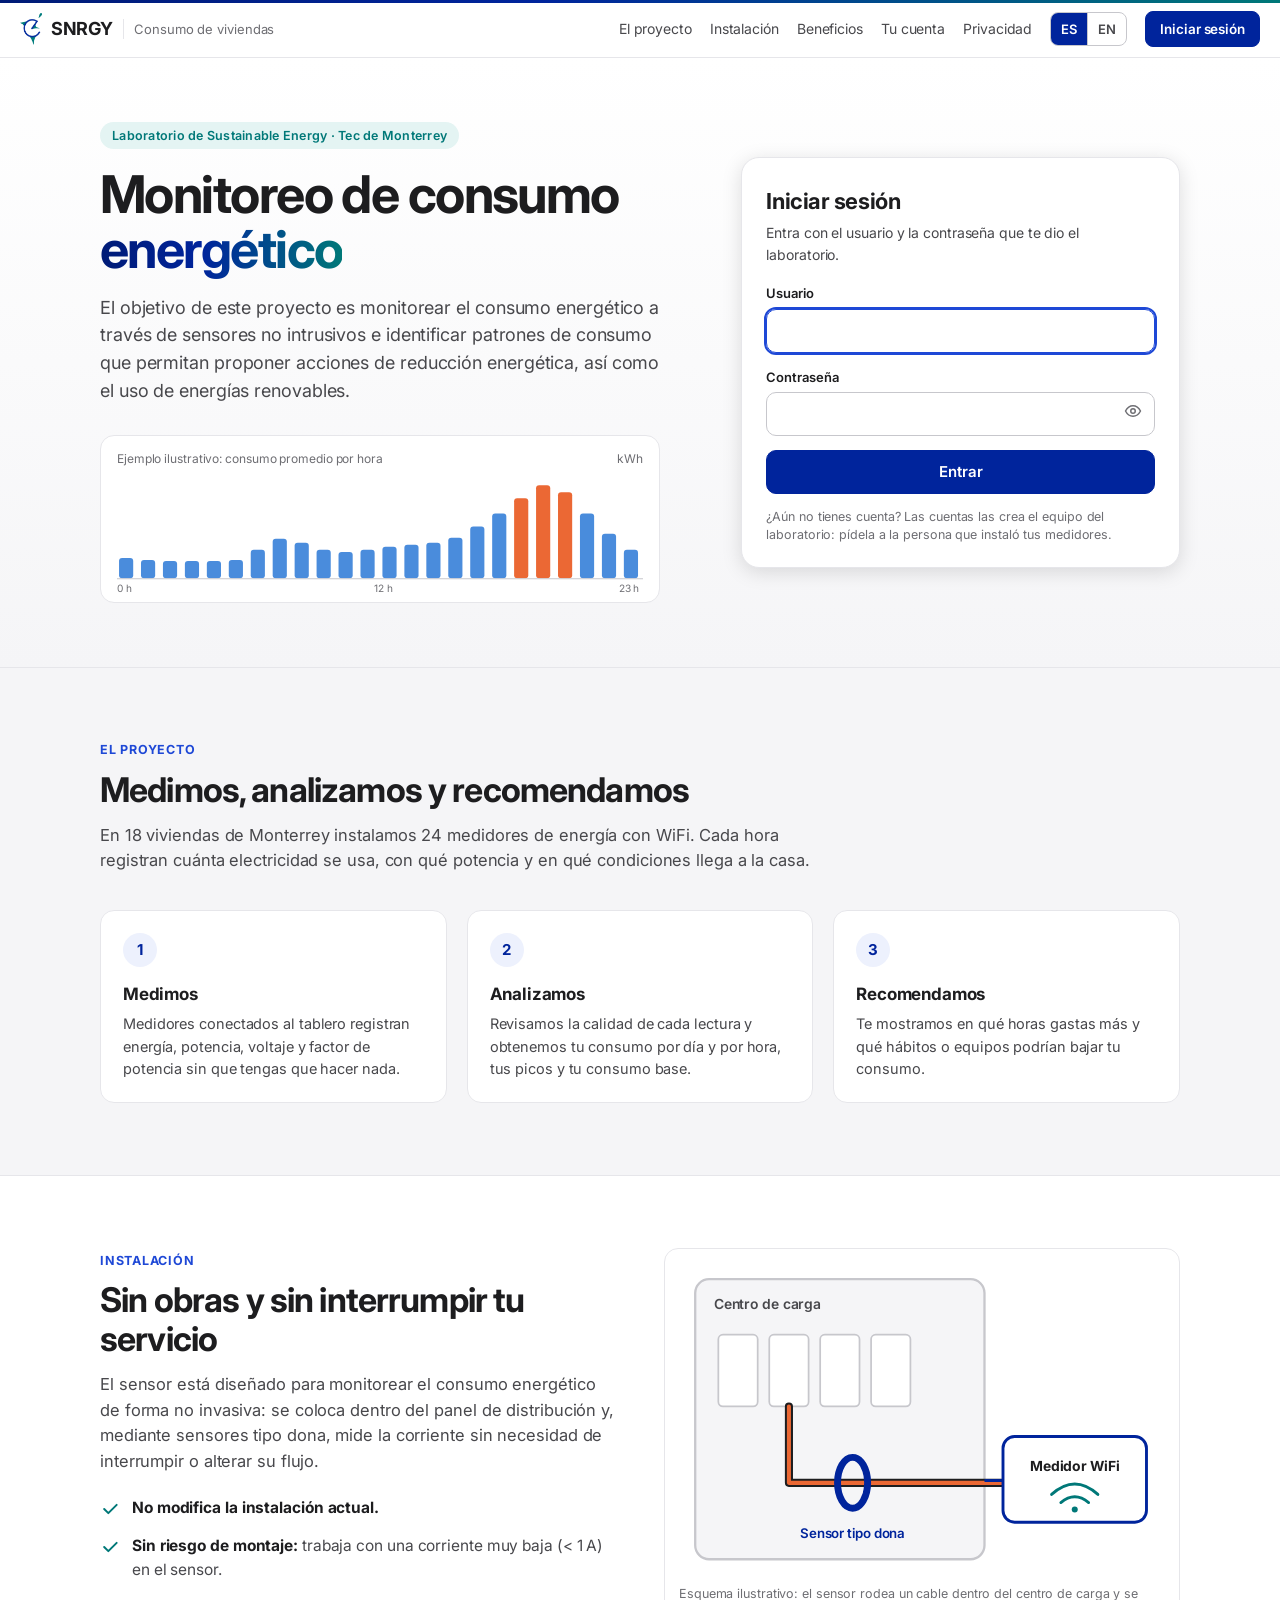
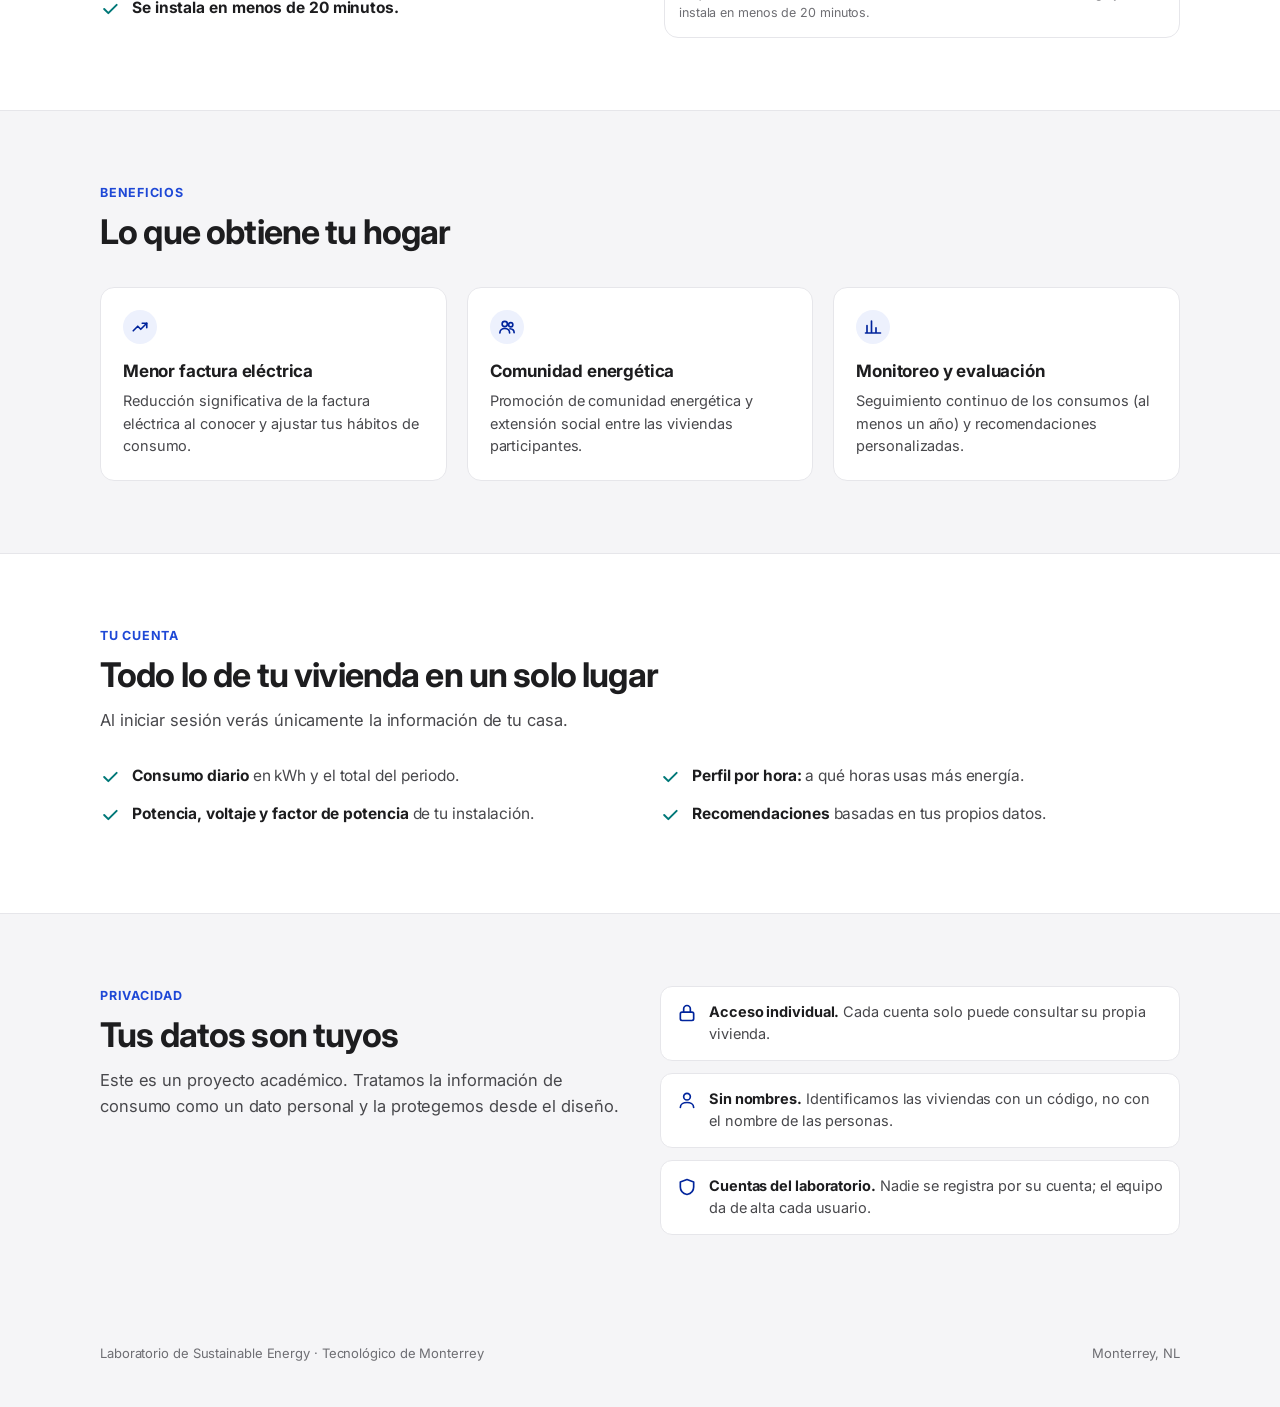
<file: frontend/mi-vivienda.html>
<!doctype html>
<html lang="es">
<head>
<meta charset="utf-8">
<meta name="viewport" content="width=device-width,initial-scale=1">
<title>Mi vivienda · SNRGY</title>
<meta name="robots" content="noindex">
<link rel="icon" href="logo.png">
<link rel="preconnect" href="https://fonts.googleapis.com"><link rel="preconnect" href="https://fonts.gstatic.com" crossorigin><link href="https://fonts.googleapis.com/css2?family=Inter:wght@400;500;600;700&display=swap" rel="stylesheet">
<link rel="stylesheet" href="css/snrgy.css">
<style>
body{font-size:14px}
.top{position:relative}
.wrap{max-width:1120px;margin:0 auto;padding:0 20px}
.tr{display:flex;flex-wrap:wrap;align-items:center;gap:10px}
.seg button{font-weight:500}.seg button[aria-pressed="true"]{font-weight:600}
.page-h{display:flex;flex-wrap:wrap;justify-content:space-between;align-items:flex-end;gap:10px 20px;padding:26px 0 6px}
.page-h h1{font-size:clamp(22px,3vw,30px);letter-spacing:-.025em;line-height:1.15}
.page-h p{color:var(--ink-2);margin-top:4px}
.fresh{display:inline-flex;align-items:center;gap:6px;font-size:12.5px;color:var(--ink-2);border:1px solid var(--border);border-radius:999px;padding:2px 11px 2px 9px;background:var(--surface)}
.fresh i{width:8px;height:8px;border-radius:50%;background:var(--muted)}
.fresh.live i{background:var(--good)}.fresh.late i{background:var(--warn)}
.loading{padding:80px 0;text-align:center;color:var(--muted)}
.banner{display:flex;gap:12px;align-items:flex-start;margin:16px 0 0;padding:12px 14px;border-radius:12px;background:#fff7e0;border:1px solid #f2dc9a;color:#5c4700;font-size:13.5px}
.banner svg{flex:none;margin-top:1px}
.kpis{display:grid;grid-template-columns:repeat(auto-fit,minmax(170px,1fr));gap:12px;margin-top:18px}
.kpi{background:var(--surface);border:1px solid var(--border);border-radius:var(--r);padding:14px 16px}
.kpi .l{font-size:12.5px;color:var(--muted)}
.kpi .v{font-size:28px;font-weight:700;letter-spacing:-.03em;line-height:1.15;margin-top:2px}
.kpi .v small{font-size:13px;font-weight:500;color:var(--ink-2);letter-spacing:0;margin-left:3px}
.kpi .s{font-size:12.5px;color:var(--ink-2);margin-top:2px}
h2.sh{font-size:19px;letter-spacing:-.02em;margin:34px 0 4px}
.sh-p{color:var(--ink-2);margin-bottom:14px;font-size:14px}
.recs{display:grid;grid-template-columns:repeat(auto-fill,minmax(320px,1fr));gap:14px}
.rec{background:var(--surface);border:1px solid var(--border);border-left:4px solid var(--axis);border-radius:var(--r);padding:16px 18px}
.rec.warn{border-left-color:var(--warn)}.rec.good{border-left-color:var(--good)}.rec.info{border-left-color:var(--s1)}
.rec h3{display:flex;gap:9px;align-items:flex-start;font-size:15.5px;letter-spacing:-.01em;line-height:1.3}
.rec h3 svg{flex:none;margin-top:2px}
.rec p{color:var(--ink-2);margin-top:8px;font-size:14px}
.rec .why{font-size:12.5px;color:var(--muted);margin-top:8px;padding-top:8px;border-top:1px dashed var(--border)}
.charts{display:grid;grid-template-columns:repeat(2,minmax(0,1fr));gap:14px}
.card{background:var(--surface);border:1px solid var(--border);border-radius:var(--r);padding:16px 16px 10px;min-width:0}
.card h3{font-size:15px}
.card .cs{font-size:12.5px;color:var(--muted);margin:2px 0 8px}
.card.wide{grid-column:1/-1}
.ch{width:100%}.ch svg{display:block;width:100%;height:auto;overflow:visible}
.ch .tx{font:11px var(--font);fill:#6e6e73}.ch .gl{stroke:var(--grid)}.ch .ax{stroke:var(--axis)}
.lg{display:flex;flex-wrap:wrap;gap:4px 16px;font-size:12px;color:var(--ink-2);margin:6px 0 4px}
.lg span{display:inline-flex;align-items:center;gap:6px}
.lg i{width:11px;height:11px;border-radius:3px;display:inline-block}
.empty{padding:36px 20px;text-align:center;background:var(--surface);border:1px dashed var(--axis);border-radius:var(--r);color:var(--ink-2)}
.empty h2{font-size:19px;color:var(--ink);margin-bottom:6px}
.sens{display:grid;gap:10px}
.sn{display:grid;grid-template-columns:auto minmax(0,1fr) auto;gap:4px 14px;align-items:center;background:var(--surface);border:1px solid var(--border);border-radius:12px;padding:12px 16px}
.sn b{font-size:14.5px}
.sn .m{color:var(--muted);font-size:12.5px}
.pill{display:inline-flex;align-items:center;gap:7px;border:1px solid var(--axis);border-radius:999px;padding:2px 11px 2px 9px;font-size:12.5px;white-space:nowrap}
.pill i{width:9px;height:9px;border-radius:50%}
.pill.good i{background:var(--good)}.pill.warn i{background:var(--warn);border-radius:2px;transform:rotate(45deg)}.pill.crit i{background:var(--crit);border-radius:2px}
.note{color:var(--muted);font-size:12.5px;margin:26px 0 40px;max-width:760px}
@media (max-width:900px){.charts{grid-template-columns:1fr}.recs{grid-template-columns:1fr}.sn{grid-template-columns:1fr auto}.sn .m{grid-column:1/-1}}
@media (max-width:620px){.wrap{padding:0 16px}.top{padding:9px 16px 8px}.page-h{padding-top:18px}}
</style>
</head>
<body>
<header class="top">
  <a class="brand" href="index.html" aria-label="SNRGY"><img src="logo.png" alt="" width="23" height="32"><b>SNRGY</b><span>Mi vivienda</span></a>
  <div class="tr">
    <div class="seg" role="group" aria-label="Días a mostrar" id="range"><button type="button" data-n="1" aria-pressed="false">1 día</button><button type="button" data-n="3" aria-pressed="false">3 días</button><button type="button" data-n="7" aria-pressed="false">7 días</button><button type="button" data-n="14" aria-pressed="false">14 días</button><button type="button" data-n="30" aria-pressed="true">30 días</button></div>
    <div class="seg" role="group" aria-label="Idioma" data-lang><button type="button" data-l="es" aria-pressed="true">ES</button><button type="button" data-l="en" aria-pressed="false">EN</button></div>
    <button class="btn" id="out" type="button">Cerrar sesión</button>
  </div>
</header>

<main class="wrap">
  <div class="loading" id="loading" role="status">Cargando tus datos…</div>
  <div id="app" hidden>
    <div class="page-h">
      <div><h1 id="hT"></h1><p id="hS" data-noi18n></p></div>
      <span class="fresh" id="fresh" data-noi18n><i></i><span></span></span>
    </div>
    <div id="banner"></div>
    <div id="body"></div>
    <p class="note">Las recomendaciones son orientativas: se calculan con tus lecturas confiables del periodo elegido y no sustituyen la revisión de una persona técnica. Los días con lecturas incompletas se estiman a partir del contador del medidor y se marcan con rayas.</p>
  </div>
  <div class="empty" id="fail" hidden><h2>No pudimos cargar tus datos</h2><p>Revisa tu conexión e inténtalo de nuevo. Si sigue pasando, avisa al laboratorio.</p><p style="margin-top:14px"><button class="btn pri" type="button" onclick="location.reload()">Reintentar</button></p></div>
</main>

<script src="config.js"></script>
<script src="vendor/supabase.js"></script>
<script src="js/core.js"></script>
<script src="js/vivienda.js"></script>
</body>
</html>
</file>
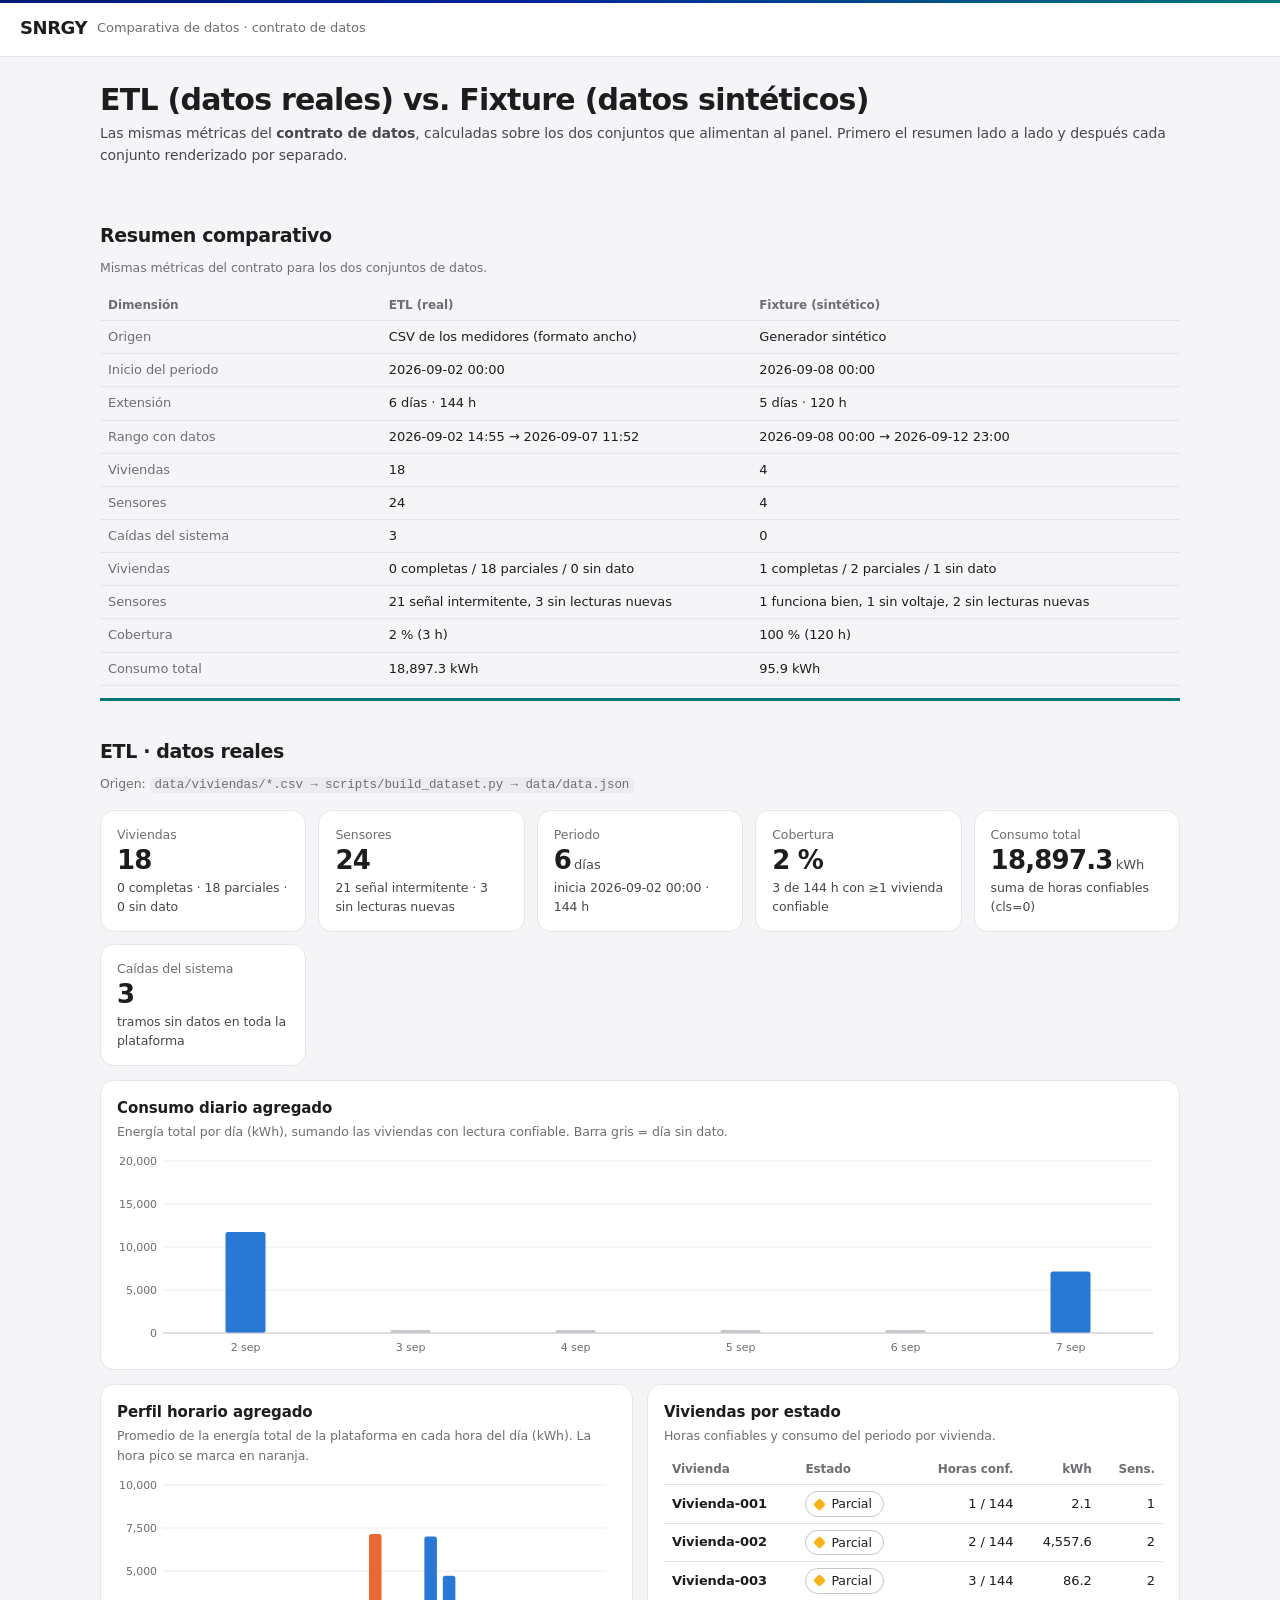
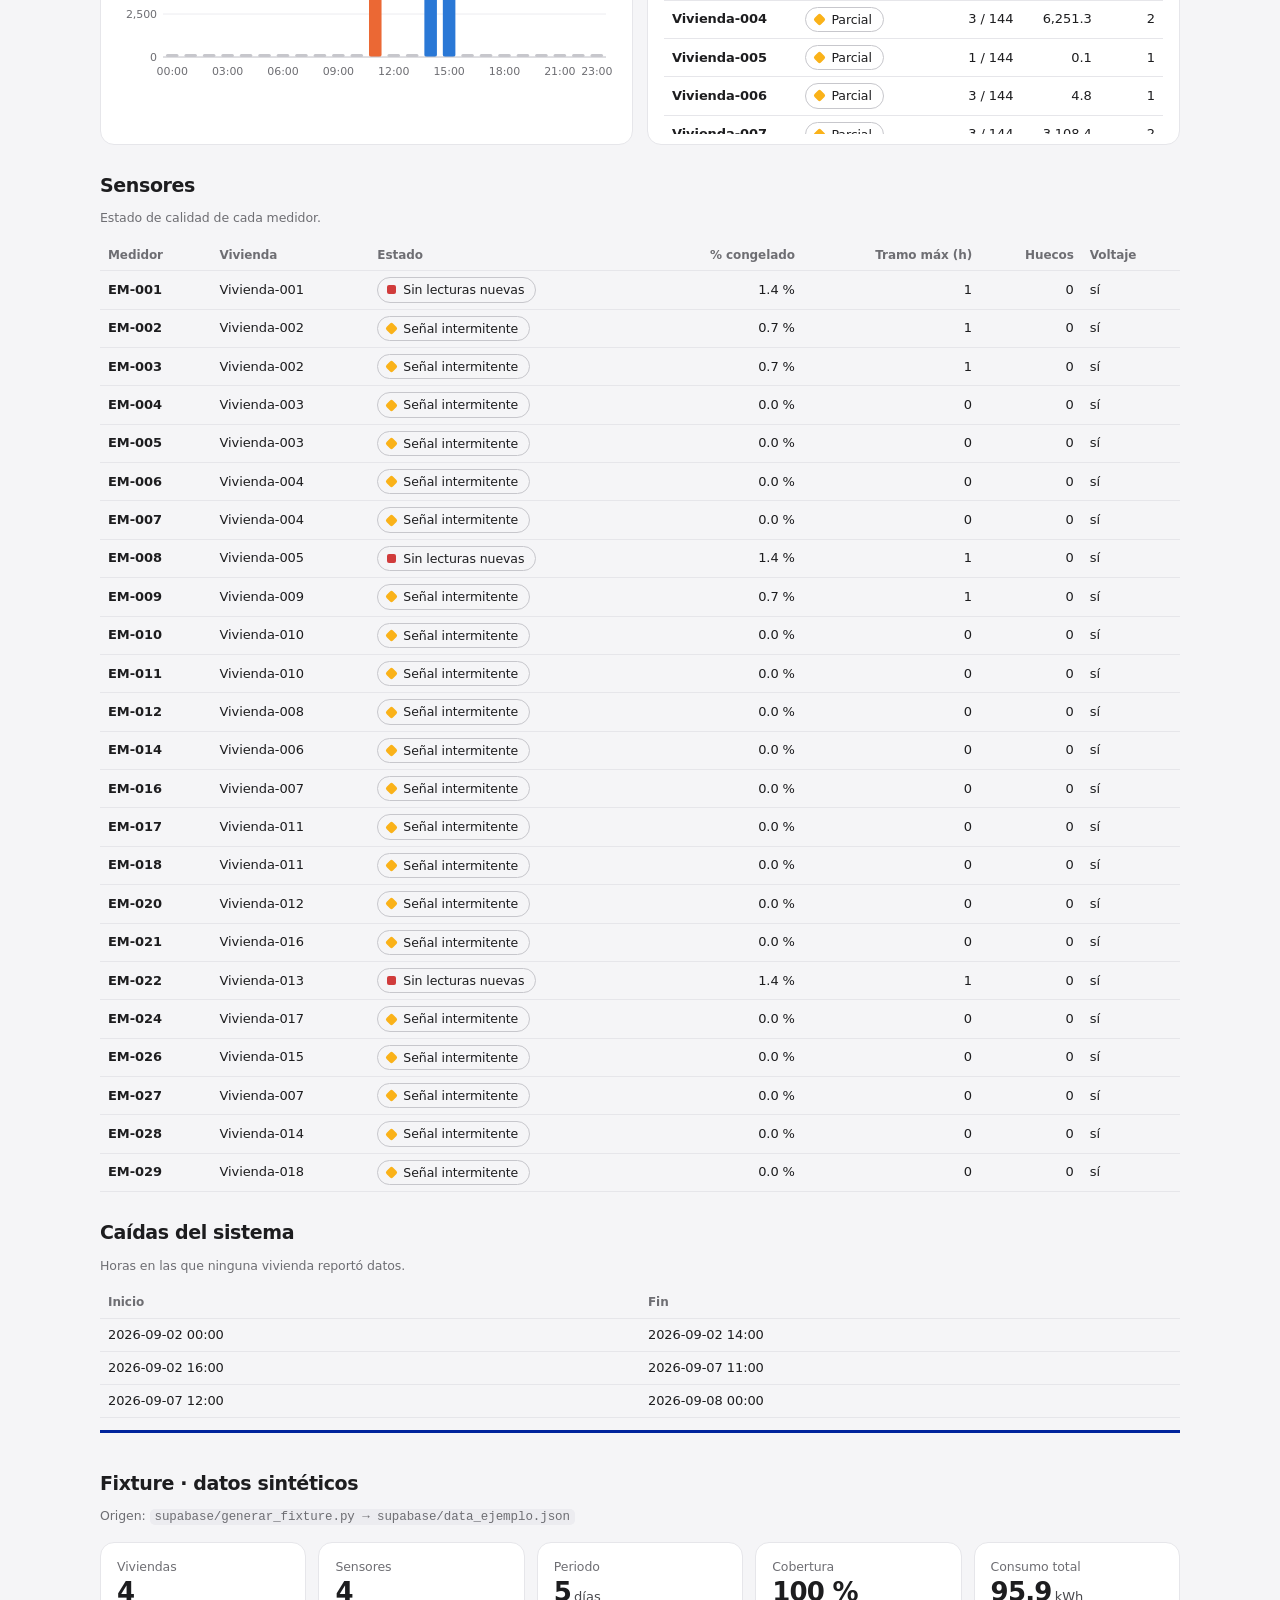
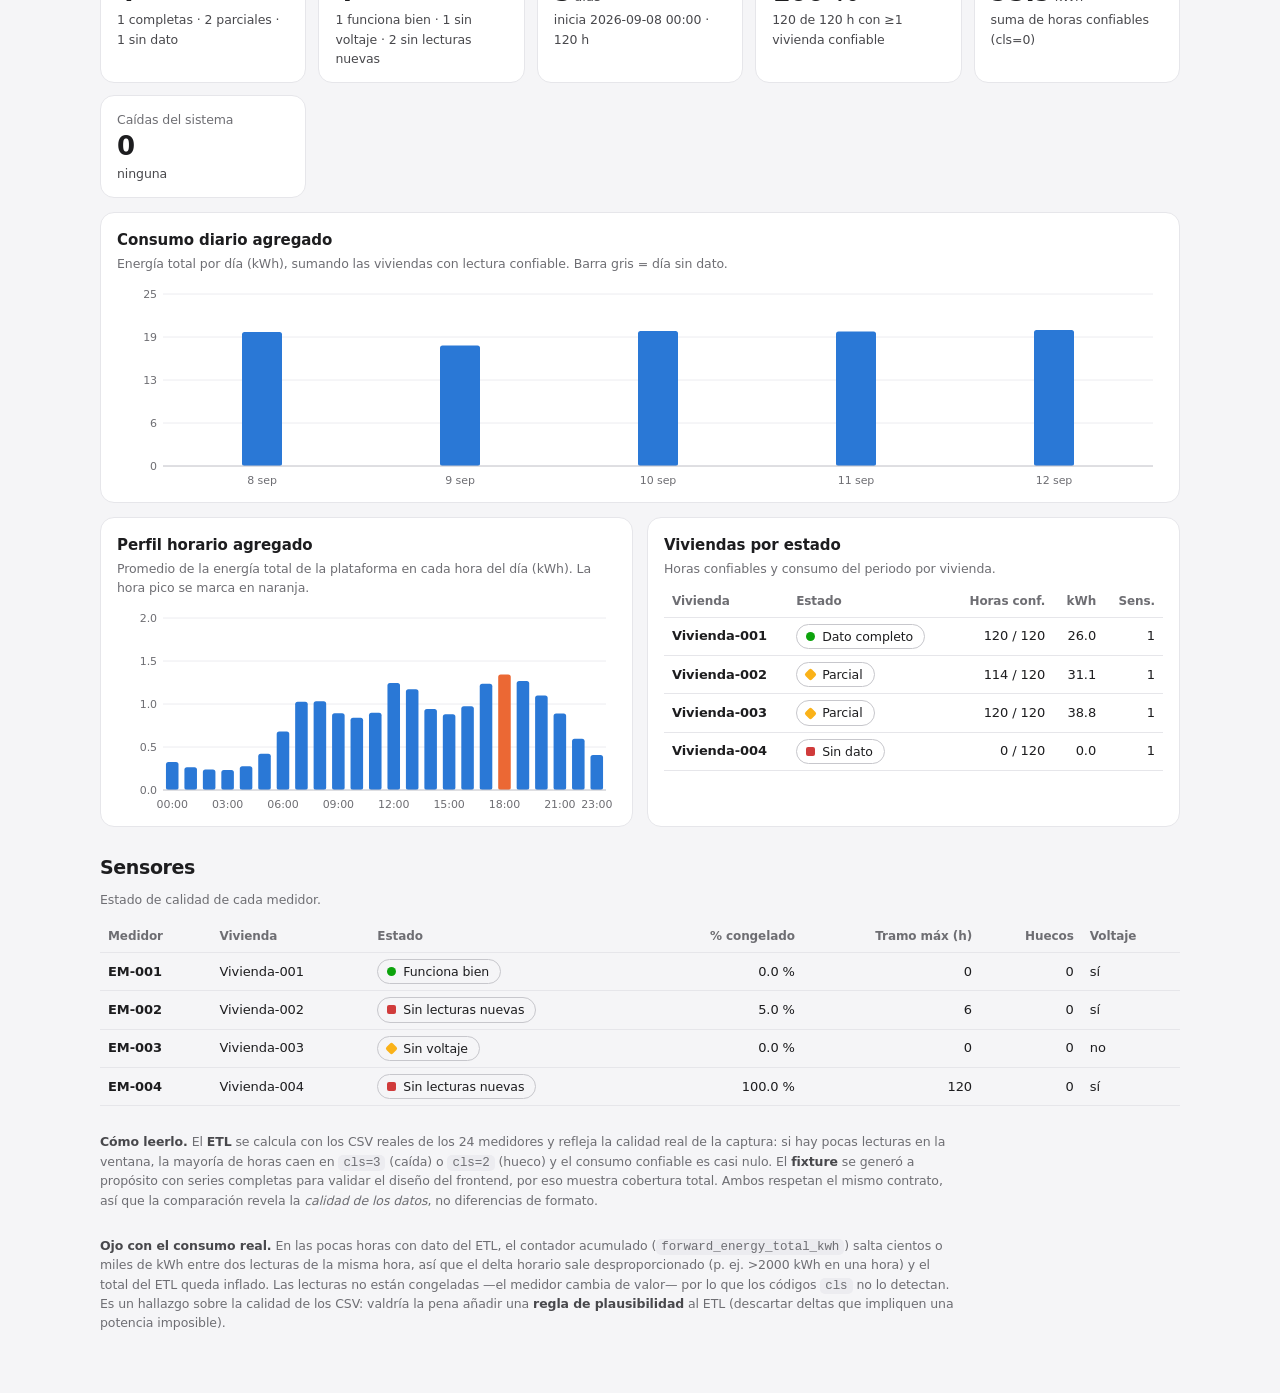
<file: docs/data/comparativa.html>
<!doctype html>
<html lang="es">
<head>
<meta charset="utf-8">
<meta name="viewport" content="width=device-width,initial-scale=1">
<title>Comparativa de datos · SNRGY</title>
<style>
:root{--font:"Inter",-apple-system,BlinkMacSystemFont,"Segoe UI",system-ui,sans-serif;
--bg:#f5f5f7;--surface:#fff;--ink:#1d1d1f;--ink-2:#48484c;--muted:#6e6e73;
--grid:#ececf0;--axis:#c7c7cc;--border:#e6e6ea;
--good:#0ca30c;--warn:#fab219;--crit:#d03b3b;--cobalt:#00249C;--teal:#007878;
--brand-gradient:linear-gradient(90deg,#001B76 0%,#00249C 42%,#007878 100%);--r:14px}
*{box-sizing:border-box}
body{margin:0;background:var(--bg);color:var(--ink);font:14px/1.55 var(--font);letter-spacing:-.006em;-webkit-font-smoothing:antialiased}
.top{position:relative;display:flex;align-items:center;gap:10px;padding:14px 20px;background:rgba(255,255,255,.96);border-bottom:1px solid var(--border)}
.top::before{content:"";position:absolute;left:0;right:0;top:0;height:3px;background:var(--brand-gradient)}
.top b{font-size:18px;letter-spacing:-.025em}
.top span{font-size:13px;color:var(--muted)}
.wrap{max-width:1120px;margin:0 auto;padding:0 20px 60px}
.page-h{padding:26px 0 6px}
.page-h h1{font-size:clamp(22px,3vw,30px);letter-spacing:-.025em;line-height:1.15;margin:0}
.page-h p{color:var(--ink-2);margin-top:6px}
h2.sh{font-size:19px;letter-spacing:-.02em;margin:34px 0 8px}
h3{margin:0}
.lead{color:var(--muted);font-size:12.5px;margin:0 0 12px}
.kpis{display:grid;grid-template-columns:repeat(auto-fit,minmax(180px,1fr));gap:12px;margin-top:16px}
.kpi{background:var(--surface);border:1px solid var(--border);border-radius:var(--r);padding:14px 16px}
.kpi .l{font-size:12.5px;color:var(--muted)}
.kpi .v{font-size:26px;font-weight:700;letter-spacing:-.03em;line-height:1.15;margin-top:2px}
.kpi .v small{font-size:13px;font-weight:500;color:var(--ink-2);letter-spacing:0;margin-left:3px}
.kpi .s{font-size:12.5px;color:var(--ink-2);margin-top:2px}
.charts{display:grid;grid-template-columns:repeat(2,minmax(0,1fr));gap:14px;margin-top:14px}
.card{background:var(--surface);border:1px solid var(--border);border-radius:var(--r);padding:16px 16px 10px;min-width:0}
.card h3{font-size:15px}
.card .cs{font-size:12.5px;color:var(--muted);margin:2px 0 8px}
.card.wide{grid-column:1/-1}
.ch{width:100%}.ch svg{display:block;width:100%;height:auto;overflow:visible}
.ch .tx{font:11px var(--font);fill:#6e6e73}.ch .gl{stroke:var(--grid)}.ch .ax{stroke:var(--axis)}
table{width:100%;border-collapse:collapse;font-size:13px}
th,td{text-align:left;padding:6px 8px;border-bottom:1px solid var(--border);vertical-align:middle}
th{color:var(--muted);font-weight:600;font-size:12px}
td.num,th.num{text-align:right;font-variant-numeric:tabular-nums}
.pill{display:inline-flex;align-items:center;gap:7px;border:1px solid var(--axis);border-radius:999px;padding:2px 11px 2px 9px;font-size:12.5px;white-space:nowrap}
.pill i{width:9px;height:9px;border-radius:50%}
.pill.good i{background:var(--good)}.pill.warn i{background:var(--warn);border-radius:2px;transform:rotate(45deg)}.pill.crit i{background:var(--crit);border-radius:2px}
.panel{margin-top:12px;padding:2px 0 0;border-top:3px solid var(--axis)}
.panel.etl{border-top-color:var(--teal)}
.panel.fix{border-top-color:var(--cobalt)}
.panel .tag{font-size:12.5px;color:var(--muted);margin:2px 0 0}
code{font:12.5px ui-monospace,SFMono-Regular,Menlo,monospace;background:var(--grid);padding:1px 5px;border-radius:5px}
.difftbl td:nth-child(1){color:var(--muted);width:26%}
.note{color:var(--muted);font-size:12.5px;margin:26px 0 0;max-width:860px}
.note b{color:var(--ink-2)}
@media(max-width:900px){.charts{grid-template-columns:1fr}}
</style>
</head>
<body>
<header class="top"><b>SNRGY</b><span>Comparativa de datos · contrato de datos</span></header>
<div class="wrap">
  <section class="page-h">
    <h1>ETL (datos reales) vs. Fixture (datos sintéticos)</h1>
    <p>Las mismas métricas del <b>contrato de datos</b>, calculadas sobre los dos conjuntos que alimentan al panel. Primero el resumen lado a lado y después cada conjunto renderizado por separado.</p>
  </section>
  <section id="diff"></section>
  <section id="panels"></section>
  <p class="note"><b>Cómo leerlo.</b> El <b>ETL</b> se calcula con los CSV reales de los 24 medidores y refleja la calidad real de la captura: si hay pocas lecturas en la ventana, la mayoría de horas caen en <code>cls=3</code> (caída) o <code>cls=2</code> (hueco) y el consumo confiable es casi nulo. El <b>fixture</b> se generó a propósito con series completas para validar el diseño del frontend, por eso muestra cobertura total. Ambos respetan el mismo contrato, así que la comparación revela la <i>calidad de los datos</i>, no diferencias de formato.</p>
  <p class="note"><b>Ojo con el consumo real.</b> En las pocas horas con dato del ETL, el contador acumulado (<code>forward_energy_total_kwh</code>) salta cientos o miles de kWh entre dos lecturas de la misma hora, así que el delta horario sale desproporcionado (p. ej. &gt;2000 kWh en una hora) y el total del ETL queda inflado. Las lecturas no están congeladas —el medidor cambia de valor— por lo que los códigos <code>cls</code> no lo detectan. Es un hallazgo sobre la calidad de los CSV: valdría la pena añadir una <b>regla de plausibilidad</b> al ETL (descartar deltas que impliquen una potencia imposible).</p>
</div>
<script>
const ETL = {"inicio":"2026-09-02T00:00","horas":144,"dias":6,"datos_desde":"2026-09-02T14:55","datos_hasta":"2026-09-07T11:52","caidas_sistema":[["2026-09-02 00:00","2026-09-02 14:00"],["2026-09-02 16:00","2026-09-07 11:00"],["2026-09-07 12:00","2026-09-08 00:00"]],"viviendas":[{"codigo":"Vivienda-001","lat":25.618804,"lon":-100.295084,"estado":"warn","e":[null,null,null,null,null,null,null,null,null,null,null,null,null,null,2.08,null,null,null,null,null,null,null,null,null,null,null,null,null,null,null,null,null,null,null,null,null,null,null,null,null,null,null,null,null,null,null,null,null,null,null,null,null,null,null,null,null,null,null,null,null,null,null,null,null,null,null,null,null,null,null,null,null,null,null,null,null,null,null,null,null,null,null,null,null,null,null,null,null,null,null,null,null,null,null,null,null,null,null,null,null,null,null,null,null,null,null,null,null,null,null,null,null,null,null,null,null,null,null,null,null,null,null,null,null,null,null,null,null,null,null,null,null,null,null,null,null,null,null,null,null,null,null,null,null],"rev":[null,null,null,null,null,null,null,null,null,null,null,null,null,null,0,null,null,null,null,null,null,null,null,null,null,null,null,null,null,null,null,null,null,null,null,null,null,null,null,null,null,null,null,null,null,null,null,null,null,null,null,null,null,null,null,null,null,null,null,null,null,null,null,null,null,null,null,null,null,null,null,null,null,null,null,null,null,null,null,null,null,null,null,null,null,null,null,null,null,null,null,null,null,null,null,null,null,null,null,null,null,null,null,null,null,null,null,null,null,null,null,null,null,null,null,null,null,null,null,null,null,null,null,null,null,null,null,null,null,null,null,null,null,null,null,null,null,null,null,null,null,null,null,null],"p":[null,null,null,null,null,null,null,null,null,null,null,null,null,null,2.08,null,null,null,null,null,null,null,null,null,null,null,null,null,null,null,null,null,null,null,null,null,null,null,null,null,null,null,null,null,null,null,null,null,null,null,null,null,null,null,null,null,null,null,null,null,null,null,null,null,null,null,null,null,null,null,null,null,null,null,null,null,null,null,null,null,null,null,null,null,null,null,null,null,null,null,null,null,null,null,null,null,null,null,null,null,null,null,null,null,null,null,null,null,null,null,null,null,null,null,null,null,null,null,null,null,null,null,null,null,null,null,null,null,null,null,null,null,null,null,null,null,null,null,null,null,null,null,null,null],"s":[null,null,null,null,null,null,null,null,null,null,null,null,null,null,2.311,null,null,null,null,null,null,null,null,null,null,null,null,null,null,null,null,null,null,null,null,null,null,null,null,null,null,null,null,null,null,null,null,null,null,null,null,null,null,null,null,null,null,null,null,null,null,null,null,null,null,null,null,null,null,null,null,null,null,null,null,null,null,null,null,null,null,null,null,null,null,null,null,null,null,null,null,null,null,null,null,null,null,null,null,null,null,null,null,null,null,null,null,null,null,null,null,null,null,null,null,null,null,null,null,null,null,null,null,null,null,null,null,null,null,null,null,null,null,null,null,null,null,null,null,null,null,null,null,null],"q":[null,null,null,null,null,null,null,null,null,null,null,null,null,null,1.007,null,null,null,null,null,null,null,null,null,null,null,null,null,null,null,null,null,null,null,null,null,null,null,null,null,null,null,null,null,null,null,null,null,null,null,null,null,null,null,null,null,null,null,null,null,null,null,null,null,null,null,null,null,null,null,null,null,null,null,null,null,null,null,null,null,null,null,null,null,null,null,null,null,null,null,null,null,null,null,null,null,null,null,null,null,null,null,null,null,null,null,null,null,null,null,null,null,null,null,null,null,null,null,null,null,null,null,null,null,null,null,null,null,null,null,null,null,null,null,null,null,null,null,null,null,null,null,null,null],"pf":[null,null,null,null,null,null,null,null,null,null,null,null,null,null,0.9,null,null,null,null,null,null,null,null,null,null,null,null,null,null,null,null,null,null,null,null,null,null,null,null,null,null,null,null,null,null,null,null,null,null,null,null,null,null,null,null,null,null,null,null,null,null,null,null,null,null,null,null,null,null,null,null,null,null,null,null,null,null,null,null,null,null,null,null,null,null,null,null,null,null,null,null,null,null,null,null,null,null,null,null,null,null,null,null,null,null,null,null,null,null,null,null,null,null,null,null,null,null,null,null,null,null,null,null,null,null,null,null,null,null,null,null,null,null,null,null,null,null,null,null,null,null,null,null,null],"va":[null,null,null,null,null,null,null,null,null,null,null,null,null,null,130.3,null,null,null,null,null,null,null,null,null,null,null,null,null,null,null,null,null,null,null,null,null,null,null,null,null,null,null,null,null,null,null,null,null,null,null,null,null,null,null,null,null,null,null,null,null,null,null,null,null,null,null,null,null,null,null,null,null,null,null,null,null,null,null,null,null,null,null,null,null,null,null,null,null,null,null,null,null,null,null,null,null,null,null,null,null,null,null,null,null,null,null,null,null,null,null,null,null,null,null,null,null,null,null,null,null,null,null,null,null,null,null,null,null,null,null,null,null,null,null,null,null,null,null,null,null,null,null,null,null],"vb":[null,null,null,null,null,null,null,null,null,null,null,null,null,null,130.3,null,null,null,null,null,null,null,null,null,null,null,null,null,null,null,null,null,null,null,null,null,null,null,null,null,null,null,null,null,null,null,null,null,null,null,null,null,null,null,null,null,null,null,null,null,null,null,null,null,null,null,null,null,null,null,null,null,null,null,null,null,null,null,null,null,null,null,null,null,null,null,null,null,null,null,null,null,null,null,null,null,null,null,null,null,null,null,null,null,null,null,null,null,null,null,null,null,null,null,null,null,null,null,null,null,null,null,null,null,null,null,null,null,null,null,null,null,null,null,null,null,null,null,null,null,null,null,null,null],"f":[null,null,null,null,null,null,null,null,null,null,null,null,null,null,58.87,null,null,null,null,null,null,null,null,null,null,null,null,null,null,null,null,null,null,null,null,null,null,null,null,null,null,null,null,null,null,null,null,null,null,null,null,null,null,null,null,null,null,null,null,null,null,null,null,null,null,null,null,null,null,null,null,null,null,null,null,null,null,null,null,null,null,null,null,null,null,null,null,null,null,null,null,null,null,null,null,null,null,null,null,null,null,null,null,null,null,null,null,null,null,null,null,null,null,null,null,null,null,null,null,null,null,null,null,null,null,null,null,null,null,null,null,null,null,null,null,null,null,null,null,null,null,null,null,null],"cls":[3,3,3,3,3,3,3,3,3,3,3,3,3,3,0,1,3,3,3,3,3,3,3,3,3,3,3,3,3,3,3,3,3,3,3,3,3,3,3,3,3,3,3,3,3,3,3,3,3,3,3,3,3,3,3,3,3,3,3,3,3,3,3,3,3,3,3,3,3,3,3,3,3,3,3,3,3,3,3,3,3,3,3,3,3,3,3,3,3,3,3,3,3,3,3,3,3,3,3,3,3,3,3,3,3,3,3,3,3,3,3,3,3,3,3,3,3,3,3,3,3,3,3,3,3,3,3,3,3,3,3,1,3,3,3,3,3,3,3,3,3,3,3,3]},{"codigo":"Vivienda-002","lat":25.648714,"lon":-100.279492,"estado":"warn","e":[null,null,null,null,null,null,null,null,null,null,null,null,null,null,2278.82,null,null,null,null,null,null,null,null,null,null,null,null,null,null,null,null,null,null,null,null,null,null,null,null,null,null,null,null,null,null,null,null,null,null,null,null,null,null,null,null,null,null,null,null,null,null,null,null,null,null,null,null,null,null,null,null,null,null,null,null,null,null,null,null,null,null,null,null,null,null,null,null,null,null,null,null,null,null,null,null,null,null,null,null,null,null,null,null,null,null,null,null,null,null,null,null,null,null,null,null,null,null,null,null,null,null,null,null,null,null,null,null,null,null,null,null,2278.82,null,null,null,null,null,null,null,null,null,null,null,null],"rev":[null,null,null,null,null,null,null,null,null,null,null,null,null,null,0.0,null,null,null,null,null,null,null,null,null,null,null,null,null,null,null,null,null,null,null,null,null,null,null,null,null,null,null,null,null,null,null,null,null,null,null,null,null,null,null,null,null,null,null,null,null,null,null,null,null,null,null,null,null,null,null,null,null,null,null,null,null,null,null,null,null,null,null,null,null,null,null,null,null,null,null,null,null,null,null,null,null,null,null,null,null,null,null,null,null,null,null,null,null,null,null,null,null,null,null,null,null,null,null,null,null,null,null,null,null,null,null,null,null,null,null,null,0.0,null,null,null,null,null,null,null,null,null,null,null,null],"p":[null,null,null,null,null,null,null,null,null,null,null,null,null,null,0.297,null,null,null,null,null,null,null,null,null,null,null,null,null,null,null,null,null,null,null,null,null,null,null,null,null,null,null,null,null,null,null,null,null,null,null,null,null,null,null,null,null,null,null,null,null,null,null,null,null,null,null,null,null,null,null,null,null,null,null,null,null,null,null,null,null,null,null,null,null,null,null,null,null,null,null,null,null,null,null,null,null,null,null,null,null,null,null,null,null,null,null,null,null,null,null,null,null,null,null,null,null,null,null,null,null,null,null,null,null,null,null,null,null,null,null,null,0.51,null,null,null,null,null,null,null,null,null,null,null,null],"s":[null,null,null,null,null,null,null,null,null,null,null,null,null,null,0.33,null,null,null,null,null,null,null,null,null,null,null,null,null,null,null,null,null,null,null,null,null,null,null,null,null,null,null,null,null,null,null,null,null,null,null,null,null,null,null,null,null,null,null,null,null,null,null,null,null,null,null,null,null,null,null,null,null,null,null,null,null,null,null,null,null,null,null,null,null,null,null,null,null,null,null,null,null,null,null,null,null,null,null,null,null,null,null,null,null,null,null,null,null,null,null,null,null,null,null,null,null,null,null,null,null,null,null,null,null,null,null,null,null,null,null,null,0.578,null,null,null,null,null,null,null,null,null,null,null,null],"q":[null,null,null,null,null,null,null,null,null,null,null,null,null,null,0.144,null,null,null,null,null,null,null,null,null,null,null,null,null,null,null,null,null,null,null,null,null,null,null,null,null,null,null,null,null,null,null,null,null,null,null,null,null,null,null,null,null,null,null,null,null,null,null,null,null,null,null,null,null,null,null,null,null,null,null,null,null,null,null,null,null,null,null,null,null,null,null,null,null,null,null,null,null,null,null,null,null,null,null,null,null,null,null,null,null,null,null,null,null,null,null,null,null,null,null,null,null,null,null,null,null,null,null,null,null,null,null,null,null,null,null,null,0.272,null,null,null,null,null,null,null,null,null,null,null,null],"pf":[null,null,null,null,null,null,null,null,null,null,null,null,null,null,0.9,null,null,null,null,null,null,null,null,null,null,null,null,null,null,null,null,null,null,null,null,null,null,null,null,null,null,null,null,null,null,null,null,null,null,null,null,null,null,null,null,null,null,null,null,null,null,null,null,null,null,null,null,null,null,null,null,null,null,null,null,null,null,null,null,null,null,null,null,null,null,null,null,null,null,null,null,null,null,null,null,null,null,null,null,null,null,null,null,null,null,null,null,null,null,null,null,null,null,null,null,null,null,null,null,null,null,null,null,null,null,null,null,null,null,null,null,0.883,null,null,null,null,null,null,null,null,null,null,null,null],"va":[null,null,null,null,null,null,null,null,null,null,null,null,null,null,130.8,null,null,null,null,null,null,null,null,null,null,null,null,null,null,null,null,null,null,null,null,null,null,null,null,null,null,null,null,null,null,null,null,null,null,null,null,null,null,null,null,null,null,null,null,null,null,null,null,null,null,null,null,null,null,null,null,null,null,null,null,null,null,null,null,null,null,null,null,null,null,null,null,null,null,null,null,null,null,null,null,null,null,null,null,null,null,null,null,null,null,null,null,null,null,null,null,null,null,null,null,null,null,null,null,null,null,null,null,null,null,null,null,null,null,null,null,130.3,null,null,null,null,null,null,null,null,null,null,null,null],"vb":[null,null,null,null,null,null,null,null,null,null,null,null,null,null,130.8,null,null,null,null,null,null,null,null,null,null,null,null,null,null,null,null,null,null,null,null,null,null,null,null,null,null,null,null,null,null,null,null,null,null,null,null,null,null,null,null,null,null,null,null,null,null,null,null,null,null,null,null,null,null,null,null,null,null,null,null,null,null,null,null,null,null,null,null,null,null,null,null,null,null,null,null,null,null,null,null,null,null,null,null,null,null,null,null,null,null,null,null,null,null,null,null,null,null,null,null,null,null,null,null,null,null,null,null,null,null,null,null,null,null,null,null,130.3,null,null,null,null,null,null,null,null,null,null,null,null],"f":[null,null,null,null,null,null,null,null,null,null,null,null,null,null,59.17,null,null,null,null,null,null,null,null,null,null,null,null,null,null,null,null,null,null,null,null,null,null,null,null,null,null,null,null,null,null,null,null,null,null,null,null,null,null,null,null,null,null,null,null,null,null,null,null,null,null,null,null,null,null,null,null,null,null,null,null,null,null,null,null,null,null,null,null,null,null,null,null,null,null,null,null,null,null,null,null,null,null,null,null,null,null,null,null,null,null,null,null,null,null,null,null,null,null,null,null,null,null,null,null,null,null,null,null,null,null,null,null,null,null,null,null,59.17,null,null,null,null,null,null,null,null,null,null,null,null],"cls":[3,3,3,3,3,3,3,3,3,3,3,3,3,3,0,1,3,3,3,3,3,3,3,3,3,3,3,3,3,3,3,3,3,3,3,3,3,3,3,3,3,3,3,3,3,3,3,3,3,3,3,3,3,3,3,3,3,3,3,3,3,3,3,3,3,3,3,3,3,3,3,3,3,3,3,3,3,3,3,3,3,3,3,3,3,3,3,3,3,3,3,3,3,3,3,3,3,3,3,3,3,3,3,3,3,3,3,3,3,3,3,3,3,3,3,3,3,3,3,3,3,3,3,3,3,3,3,3,3,3,3,0,3,3,3,3,3,3,3,3,3,3,3,3]},{"codigo":"Vivienda-003","lat":25.646627,"lon":-100.288357,"estado":"warn","e":[null,null,null,null,null,null,null,null,null,null,null,null,null,null,41.51,41.35,null,null,null,null,null,null,null,null,null,null,null,null,null,null,null,null,null,null,null,null,null,null,null,null,null,null,null,null,null,null,null,null,null,null,null,null,null,null,null,null,null,null,null,null,null,null,null,null,null,null,null,null,null,null,null,null,null,null,null,null,null,null,null,null,null,null,null,null,null,null,null,null,null,null,null,null,null,null,null,null,null,null,null,null,null,null,null,null,null,null,null,null,null,null,null,null,null,null,null,null,null,null,null,null,null,null,null,null,null,null,null,null,null,null,null,3.37,null,null,null,null,null,null,null,null,null,null,null,null],"rev":[null,null,null,null,null,null,null,null,null,null,null,null,null,null,17.01,17.01,null,null,null,null,null,null,null,null,null,null,null,null,null,null,null,null,null,null,null,null,null,null,null,null,null,null,null,null,null,null,null,null,null,null,null,null,null,null,null,null,null,null,null,null,null,null,null,null,null,null,null,null,null,null,null,null,null,null,null,null,null,null,null,null,null,null,null,null,null,null,null,null,null,null,null,null,null,null,null,null,null,null,null,null,null,null,null,null,null,null,null,null,null,null,null,null,null,null,null,null,null,null,null,null,null,null,null,null,null,null,null,null,null,null,null,17.01,null,null,null,null,null,null,null,null,null,null,null,null],"p":[null,null,null,null,null,null,null,null,null,null,null,null,null,null,0.821,0.828,null,null,null,null,null,null,null,null,null,null,null,null,null,null,null,null,null,null,null,null,null,null,null,null,null,null,null,null,null,null,null,null,null,null,null,null,null,null,null,null,null,null,null,null,null,null,null,null,null,null,null,null,null,null,null,null,null,null,null,null,null,null,null,null,null,null,null,null,null,null,null,null,null,null,null,null,null,null,null,null,null,null,null,null,null,null,null,null,null,null,null,null,null,null,null,null,null,null,null,null,null,null,null,null,null,null,null,null,null,null,null,null,null,null,null,0.081,null,null,null,null,null,null,null,null,null,null,null,null],"s":[null,null,null,null,null,null,null,null,null,null,null,null,null,null,0.878,0.873,null,null,null,null,null,null,null,null,null,null,null,null,null,null,null,null,null,null,null,null,null,null,null,null,null,null,null,null,null,null,null,null,null,null,null,null,null,null,null,null,null,null,null,null,null,null,null,null,null,null,null,null,null,null,null,null,null,null,null,null,null,null,null,null,null,null,null,null,null,null,null,null,null,null,null,null,null,null,null,null,null,null,null,null,null,null,null,null,null,null,null,null,null,null,null,null,null,null,null,null,null,null,null,null,null,null,null,null,null,null,null,null,null,null,null,0.099,null,null,null,null,null,null,null,null,null,null,null,null],"q":[null,null,null,null,null,null,null,null,null,null,null,null,null,null,0.311,0.279,null,null,null,null,null,null,null,null,null,null,null,null,null,null,null,null,null,null,null,null,null,null,null,null,null,null,null,null,null,null,null,null,null,null,null,null,null,null,null,null,null,null,null,null,null,null,null,null,null,null,null,null,null,null,null,null,null,null,null,null,null,null,null,null,null,null,null,null,null,null,null,null,null,null,null,null,null,null,null,null,null,null,null,null,null,null,null,null,null,null,null,null,null,null,null,null,null,null,null,null,null,null,null,null,null,null,null,null,null,null,null,null,null,null,null,0.056,null,null,null,null,null,null,null,null,null,null,null,null],"pf":[null,null,null,null,null,null,null,null,null,null,null,null,null,null,0.935,0.948,null,null,null,null,null,null,null,null,null,null,null,null,null,null,null,null,null,null,null,null,null,null,null,null,null,null,null,null,null,null,null,null,null,null,null,null,null,null,null,null,null,null,null,null,null,null,null,null,null,null,null,null,null,null,null,null,null,null,null,null,null,null,null,null,null,null,null,null,null,null,null,null,null,null,null,null,null,null,null,null,null,null,null,null,null,null,null,null,null,null,null,null,null,null,null,null,null,null,null,null,null,null,null,null,null,null,null,null,null,null,null,null,null,null,null,0.823,null,null,null,null,null,null,null,null,null,null,null,null],"va":[null,null,null,null,null,null,null,null,null,null,null,null,null,null,119.3,118.2,null,null,null,null,null,null,null,null,null,null,null,null,null,null,null,null,null,null,null,null,null,null,null,null,null,null,null,null,null,null,null,null,null,null,null,null,null,null,null,null,null,null,null,null,null,null,null,null,null,null,null,null,null,null,null,null,null,null,null,null,null,null,null,null,null,null,null,null,null,null,null,null,null,null,null,null,null,null,null,null,null,null,null,null,null,null,null,null,null,null,null,null,null,null,null,null,null,null,null,null,null,null,null,null,null,null,null,null,null,null,null,null,null,null,null,122.2,null,null,null,null,null,null,null,null,null,null,null,null],"vb":[null,null,null,null,null,null,null,null,null,null,null,null,null,null,119.3,118.2,null,null,null,null,null,null,null,null,null,null,null,null,null,null,null,null,null,null,null,null,null,null,null,null,null,null,null,null,null,null,null,null,null,null,null,null,null,null,null,null,null,null,null,null,null,null,null,null,null,null,null,null,null,null,null,null,null,null,null,null,null,null,null,null,null,null,null,null,null,null,null,null,null,null,null,null,null,null,null,null,null,null,null,null,null,null,null,null,null,null,null,null,null,null,null,null,null,null,null,null,null,null,null,null,null,null,null,null,null,null,null,null,null,null,null,122.2,null,null,null,null,null,null,null,null,null,null,null,null],"f":[null,null,null,null,null,null,null,null,null,null,null,null,null,null,59.06,59.03,null,null,null,null,null,null,null,null,null,null,null,null,null,null,null,null,null,null,null,null,null,null,null,null,null,null,null,null,null,null,null,null,null,null,null,null,null,null,null,null,null,null,null,null,null,null,null,null,null,null,null,null,null,null,null,null,null,null,null,null,null,null,null,null,null,null,null,null,null,null,null,null,null,null,null,null,null,null,null,null,null,null,null,null,null,null,null,null,null,null,null,null,null,null,null,null,null,null,null,null,null,null,null,null,null,null,null,null,null,null,null,null,null,null,null,59.03,null,null,null,null,null,null,null,null,null,null,null,null],"cls":[3,3,3,3,3,3,3,3,3,3,3,3,3,3,0,0,3,3,3,3,3,3,3,3,3,3,3,3,3,3,3,3,3,3,3,3,3,3,3,3,3,3,3,3,3,3,3,3,3,3,3,3,3,3,3,3,3,3,3,3,3,3,3,3,3,3,3,3,3,3,3,3,3,3,3,3,3,3,3,3,3,3,3,3,3,3,3,3,3,3,3,3,3,3,3,3,3,3,3,3,3,3,3,3,3,3,3,3,3,3,3,3,3,3,3,3,3,3,3,3,3,3,3,3,3,3,3,3,3,3,3,0,3,3,3,3,3,3,3,3,3,3,3,3]},{"codigo":"Vivienda-004","lat":25.651099,"lon":-100.293015,"estado":"warn","e":[null,null,null,null,null,null,null,null,null,null,null,null,null,null,2055.85,2056.58,null,null,null,null,null,null,null,null,null,null,null,null,null,null,null,null,null,null,null,null,null,null,null,null,null,null,null,null,null,null,null,null,null,null,null,null,null,null,null,null,null,null,null,null,null,null,null,null,null,null,null,null,null,null,null,null,null,null,null,null,null,null,null,null,null,null,null,null,null,null,null,null,null,null,null,null,null,null,null,null,null,null,null,null,null,null,null,null,null,null,null,null,null,null,null,null,null,null,null,null,null,null,null,null,null,null,null,null,null,null,null,null,null,null,null,2138.82,null,null,null,null,null,null,null,null,null,null,null,null],"rev":[null,null,null,null,null,null,null,null,null,null,null,null,null,null,0.91,0.91,null,null,null,null,null,null,null,null,null,null,null,null,null,null,null,null,null,null,null,null,null,null,null,null,null,null,null,null,null,null,null,null,null,null,null,null,null,null,null,null,null,null,null,null,null,null,null,null,null,null,null,null,null,null,null,null,null,null,null,null,null,null,null,null,null,null,null,null,null,null,null,null,null,null,null,null,null,null,null,null,null,null,null,null,null,null,null,null,null,null,null,null,null,null,null,null,null,null,null,null,null,null,null,null,null,null,null,null,null,null,null,null,null,null,null,0.91,null,null,null,null,null,null,null,null,null,null,null,null],"p":[null,null,null,null,null,null,null,null,null,null,null,null,null,null,6.289,6.181,null,null,null,null,null,null,null,null,null,null,null,null,null,null,null,null,null,null,null,null,null,null,null,null,null,null,null,null,null,null,null,null,null,null,null,null,null,null,null,null,null,null,null,null,null,null,null,null,null,null,null,null,null,null,null,null,null,null,null,null,null,null,null,null,null,null,null,null,null,null,null,null,null,null,null,null,null,null,null,null,null,null,null,null,null,null,null,null,null,null,null,null,null,null,null,null,null,null,null,null,null,null,null,null,null,null,null,null,null,null,null,null,null,null,null,6.006,null,null,null,null,null,null,null,null,null,null,null,null],"s":[null,null,null,null,null,null,null,null,null,null,null,null,null,null,7.443,7.337,null,null,null,null,null,null,null,null,null,null,null,null,null,null,null,null,null,null,null,null,null,null,null,null,null,null,null,null,null,null,null,null,null,null,null,null,null,null,null,null,null,null,null,null,null,null,null,null,null,null,null,null,null,null,null,null,null,null,null,null,null,null,null,null,null,null,null,null,null,null,null,null,null,null,null,null,null,null,null,null,null,null,null,null,null,null,null,null,null,null,null,null,null,null,null,null,null,null,null,null,null,null,null,null,null,null,null,null,null,null,null,null,null,null,null,7.024,null,null,null,null,null,null,null,null,null,null,null,null],"q":[null,null,null,null,null,null,null,null,null,null,null,null,null,null,3.98,3.952,null,null,null,null,null,null,null,null,null,null,null,null,null,null,null,null,null,null,null,null,null,null,null,null,null,null,null,null,null,null,null,null,null,null,null,null,null,null,null,null,null,null,null,null,null,null,null,null,null,null,null,null,null,null,null,null,null,null,null,null,null,null,null,null,null,null,null,null,null,null,null,null,null,null,null,null,null,null,null,null,null,null,null,null,null,null,null,null,null,null,null,null,null,null,null,null,null,null,null,null,null,null,null,null,null,null,null,null,null,null,null,null,null,null,null,3.643,null,null,null,null,null,null,null,null,null,null,null,null],"pf":[null,null,null,null,null,null,null,null,null,null,null,null,null,null,0.845,0.843,null,null,null,null,null,null,null,null,null,null,null,null,null,null,null,null,null,null,null,null,null,null,null,null,null,null,null,null,null,null,null,null,null,null,null,null,null,null,null,null,null,null,null,null,null,null,null,null,null,null,null,null,null,null,null,null,null,null,null,null,null,null,null,null,null,null,null,null,null,null,null,null,null,null,null,null,null,null,null,null,null,null,null,null,null,null,null,null,null,null,null,null,null,null,null,null,null,null,null,null,null,null,null,null,null,null,null,null,null,null,null,null,null,null,null,0.855,null,null,null,null,null,null,null,null,null,null,null,null],"va":[null,null,null,null,null,null,null,null,null,null,null,null,null,null,126.0,125.2,null,null,null,null,null,null,null,null,null,null,null,null,null,null,null,null,null,null,null,null,null,null,null,null,null,null,null,null,null,null,null,null,null,null,null,null,null,null,null,null,null,null,null,null,null,null,null,null,null,null,null,null,null,null,null,null,null,null,null,null,null,null,null,null,null,null,null,null,null,null,null,null,null,null,null,null,null,null,null,null,null,null,null,null,null,null,null,null,null,null,null,null,null,null,null,null,null,null,null,null,null,null,null,null,null,null,null,null,null,null,null,null,null,null,null,128.5,null,null,null,null,null,null,null,null,null,null,null,null],"vb":[null,null,null,null,null,null,null,null,null,null,null,null,null,null,126.0,125.2,null,null,null,null,null,null,null,null,null,null,null,null,null,null,null,null,null,null,null,null,null,null,null,null,null,null,null,null,null,null,null,null,null,null,null,null,null,null,null,null,null,null,null,null,null,null,null,null,null,null,null,null,null,null,null,null,null,null,null,null,null,null,null,null,null,null,null,null,null,null,null,null,null,null,null,null,null,null,null,null,null,null,null,null,null,null,null,null,null,null,null,null,null,null,null,null,null,null,null,null,null,null,null,null,null,null,null,null,null,null,null,null,null,null,null,128.5,null,null,null,null,null,null,null,null,null,null,null,null],"f":[null,null,null,null,null,null,null,null,null,null,null,null,null,null,59.03,59.0,null,null,null,null,null,null,null,null,null,null,null,null,null,null,null,null,null,null,null,null,null,null,null,null,null,null,null,null,null,null,null,null,null,null,null,null,null,null,null,null,null,null,null,null,null,null,null,null,null,null,null,null,null,null,null,null,null,null,null,null,null,null,null,null,null,null,null,null,null,null,null,null,null,null,null,null,null,null,null,null,null,null,null,null,null,null,null,null,null,null,null,null,null,null,null,null,null,null,null,null,null,null,null,null,null,null,null,null,null,null,null,null,null,null,null,59.03,null,null,null,null,null,null,null,null,null,null,null,null],"cls":[3,3,3,3,3,3,3,3,3,3,3,3,3,3,0,0,3,3,3,3,3,3,3,3,3,3,3,3,3,3,3,3,3,3,3,3,3,3,3,3,3,3,3,3,3,3,3,3,3,3,3,3,3,3,3,3,3,3,3,3,3,3,3,3,3,3,3,3,3,3,3,3,3,3,3,3,3,3,3,3,3,3,3,3,3,3,3,3,3,3,3,3,3,3,3,3,3,3,3,3,3,3,3,3,3,3,3,3,3,3,3,3,3,3,3,3,3,3,3,3,3,3,3,3,3,3,3,3,3,3,3,0,3,3,3,3,3,3,3,3,3,3,3,3]},{"codigo":"Vivienda-005","lat":25.65169,"lon":-100.280197,"estado":"warn","e":[null,null,null,null,null,null,null,null,null,null,null,null,null,null,0.079,null,null,null,null,null,null,null,null,null,null,null,null,null,null,null,null,null,null,null,null,null,null,null,null,null,null,null,null,null,null,null,null,null,null,null,null,null,null,null,null,null,null,null,null,null,null,null,null,null,null,null,null,null,null,null,null,null,null,null,null,null,null,null,null,null,null,null,null,null,null,null,null,null,null,null,null,null,null,null,null,null,null,null,null,null,null,null,null,null,null,null,null,null,null,null,null,null,null,null,null,null,null,null,null,null,null,null,null,null,null,null,null,null,null,null,null,null,null,null,null,null,null,null,null,null,null,null,null,null],"rev":[null,null,null,null,null,null,null,null,null,null,null,null,null,null,0,null,null,null,null,null,null,null,null,null,null,null,null,null,null,null,null,null,null,null,null,null,null,null,null,null,null,null,null,null,null,null,null,null,null,null,null,null,null,null,null,null,null,null,null,null,null,null,null,null,null,null,null,null,null,null,null,null,null,null,null,null,null,null,null,null,null,null,null,null,null,null,null,null,null,null,null,null,null,null,null,null,null,null,null,null,null,null,null,null,null,null,null,null,null,null,null,null,null,null,null,null,null,null,null,null,null,null,null,null,null,null,null,null,null,null,null,null,null,null,null,null,null,null,null,null,null,null,null,null],"p":[null,null,null,null,null,null,null,null,null,null,null,null,null,null,0.079,null,null,null,null,null,null,null,null,null,null,null,null,null,null,null,null,null,null,null,null,null,null,null,null,null,null,null,null,null,null,null,null,null,null,null,null,null,null,null,null,null,null,null,null,null,null,null,null,null,null,null,null,null,null,null,null,null,null,null,null,null,null,null,null,null,null,null,null,null,null,null,null,null,null,null,null,null,null,null,null,null,null,null,null,null,null,null,null,null,null,null,null,null,null,null,null,null,null,null,null,null,null,null,null,null,null,null,null,null,null,null,null,null,null,null,null,null,null,null,null,null,null,null,null,null,null,null,null,null],"s":[null,null,null,null,null,null,null,null,null,null,null,null,null,null,0.159,null,null,null,null,null,null,null,null,null,null,null,null,null,null,null,null,null,null,null,null,null,null,null,null,null,null,null,null,null,null,null,null,null,null,null,null,null,null,null,null,null,null,null,null,null,null,null,null,null,null,null,null,null,null,null,null,null,null,null,null,null,null,null,null,null,null,null,null,null,null,null,null,null,null,null,null,null,null,null,null,null,null,null,null,null,null,null,null,null,null,null,null,null,null,null,null,null,null,null,null,null,null,null,null,null,null,null,null,null,null,null,null,null,null,null,null,null,null,null,null,null,null,null,null,null,null,null,null,null],"q":[null,null,null,null,null,null,null,null,null,null,null,null,null,null,0.137,null,null,null,null,null,null,null,null,null,null,null,null,null,null,null,null,null,null,null,null,null,null,null,null,null,null,null,null,null,null,null,null,null,null,null,null,null,null,null,null,null,null,null,null,null,null,null,null,null,null,null,null,null,null,null,null,null,null,null,null,null,null,null,null,null,null,null,null,null,null,null,null,null,null,null,null,null,null,null,null,null,null,null,null,null,null,null,null,null,null,null,null,null,null,null,null,null,null,null,null,null,null,null,null,null,null,null,null,null,null,null,null,null,null,null,null,null,null,null,null,null,null,null,null,null,null,null,null,null],"pf":[null,null,null,null,null,null,null,null,null,null,null,null,null,null,0.5,null,null,null,null,null,null,null,null,null,null,null,null,null,null,null,null,null,null,null,null,null,null,null,null,null,null,null,null,null,null,null,null,null,null,null,null,null,null,null,null,null,null,null,null,null,null,null,null,null,null,null,null,null,null,null,null,null,null,null,null,null,null,null,null,null,null,null,null,null,null,null,null,null,null,null,null,null,null,null,null,null,null,null,null,null,null,null,null,null,null,null,null,null,null,null,null,null,null,null,null,null,null,null,null,null,null,null,null,null,null,null,null,null,null,null,null,null,null,null,null,null,null,null,null,null,null,null,null,null],"va":[null,null,null,null,null,null,null,null,null,null,null,null,null,null,129.1,null,null,null,null,null,null,null,null,null,null,null,null,null,null,null,null,null,null,null,null,null,null,null,null,null,null,null,null,null,null,null,null,null,null,null,null,null,null,null,null,null,null,null,null,null,null,null,null,null,null,null,null,null,null,null,null,null,null,null,null,null,null,null,null,null,null,null,null,null,null,null,null,null,null,null,null,null,null,null,null,null,null,null,null,null,null,null,null,null,null,null,null,null,null,null,null,null,null,null,null,null,null,null,null,null,null,null,null,null,null,null,null,null,null,null,null,null,null,null,null,null,null,null,null,null,null,null,null,null],"vb":[null,null,null,null,null,null,null,null,null,null,null,null,null,null,129.1,null,null,null,null,null,null,null,null,null,null,null,null,null,null,null,null,null,null,null,null,null,null,null,null,null,null,null,null,null,null,null,null,null,null,null,null,null,null,null,null,null,null,null,null,null,null,null,null,null,null,null,null,null,null,null,null,null,null,null,null,null,null,null,null,null,null,null,null,null,null,null,null,null,null,null,null,null,null,null,null,null,null,null,null,null,null,null,null,null,null,null,null,null,null,null,null,null,null,null,null,null,null,null,null,null,null,null,null,null,null,null,null,null,null,null,null,null,null,null,null,null,null,null,null,null,null,null,null,null],"f":[null,null,null,null,null,null,null,null,null,null,null,null,null,null,59.16,null,null,null,null,null,null,null,null,null,null,null,null,null,null,null,null,null,null,null,null,null,null,null,null,null,null,null,null,null,null,null,null,null,null,null,null,null,null,null,null,null,null,null,null,null,null,null,null,null,null,null,null,null,null,null,null,null,null,null,null,null,null,null,null,null,null,null,null,null,null,null,null,null,null,null,null,null,null,null,null,null,null,null,null,null,null,null,null,null,null,null,null,null,null,null,null,null,null,null,null,null,null,null,null,null,null,null,null,null,null,null,null,null,null,null,null,null,null,null,null,null,null,null,null,null,null,null,null,null],"cls":[3,3,3,3,3,3,3,3,3,3,3,3,3,3,0,1,3,3,3,3,3,3,3,3,3,3,3,3,3,3,3,3,3,3,3,3,3,3,3,3,3,3,3,3,3,3,3,3,3,3,3,3,3,3,3,3,3,3,3,3,3,3,3,3,3,3,3,3,3,3,3,3,3,3,3,3,3,3,3,3,3,3,3,3,3,3,3,3,3,3,3,3,3,3,3,3,3,3,3,3,3,3,3,3,3,3,3,3,3,3,3,3,3,3,3,3,3,3,3,3,3,3,3,3,3,3,3,3,3,3,3,1,3,3,3,3,3,3,3,3,3,3,3,3]},{"codigo":"Vivienda-006","lat":25.657351,"lon":-100.293261,"estado":"warn","e":[null,null,null,null,null,null,null,null,null,null,null,null,null,null,3.07,1.559,null,null,null,null,null,null,null,null,null,null,null,null,null,null,null,null,null,null,null,null,null,null,null,null,null,null,null,null,null,null,null,null,null,null,null,null,null,null,null,null,null,null,null,null,null,null,null,null,null,null,null,null,null,null,null,null,null,null,null,null,null,null,null,null,null,null,null,null,null,null,null,null,null,null,null,null,null,null,null,null,null,null,null,null,null,null,null,null,null,null,null,null,null,null,null,null,null,null,null,null,null,null,null,null,null,null,null,null,null,null,null,null,null,null,null,0.146,null,null,null,null,null,null,null,null,null,null,null,null],"rev":[null,null,null,null,null,null,null,null,null,null,null,null,null,null,0,0,null,null,null,null,null,null,null,null,null,null,null,null,null,null,null,null,null,null,null,null,null,null,null,null,null,null,null,null,null,null,null,null,null,null,null,null,null,null,null,null,null,null,null,null,null,null,null,null,null,null,null,null,null,null,null,null,null,null,null,null,null,null,null,null,null,null,null,null,null,null,null,null,null,null,null,null,null,null,null,null,null,null,null,null,null,null,null,null,null,null,null,null,null,null,null,null,null,null,null,null,null,null,null,null,null,null,null,null,null,null,null,null,null,null,null,0,null,null,null,null,null,null,null,null,null,null,null,null],"p":[null,null,null,null,null,null,null,null,null,null,null,null,null,null,3.07,1.559,null,null,null,null,null,null,null,null,null,null,null,null,null,null,null,null,null,null,null,null,null,null,null,null,null,null,null,null,null,null,null,null,null,null,null,null,null,null,null,null,null,null,null,null,null,null,null,null,null,null,null,null,null,null,null,null,null,null,null,null,null,null,null,null,null,null,null,null,null,null,null,null,null,null,null,null,null,null,null,null,null,null,null,null,null,null,null,null,null,null,null,null,null,null,null,null,null,null,null,null,null,null,null,null,null,null,null,null,null,null,null,null,null,null,null,0.146,null,null,null,null,null,null,null,null,null,null,null,null],"s":[null,null,null,null,null,null,null,null,null,null,null,null,null,null,3.215,1.667,null,null,null,null,null,null,null,null,null,null,null,null,null,null,null,null,null,null,null,null,null,null,null,null,null,null,null,null,null,null,null,null,null,null,null,null,null,null,null,null,null,null,null,null,null,null,null,null,null,null,null,null,null,null,null,null,null,null,null,null,null,null,null,null,null,null,null,null,null,null,null,null,null,null,null,null,null,null,null,null,null,null,null,null,null,null,null,null,null,null,null,null,null,null,null,null,null,null,null,null,null,null,null,null,null,null,null,null,null,null,null,null,null,null,null,0.349,null,null,null,null,null,null,null,null,null,null,null,null],"q":[null,null,null,null,null,null,null,null,null,null,null,null,null,null,0.953,0.591,null,null,null,null,null,null,null,null,null,null,null,null,null,null,null,null,null,null,null,null,null,null,null,null,null,null,null,null,null,null,null,null,null,null,null,null,null,null,null,null,null,null,null,null,null,null,null,null,null,null,null,null,null,null,null,null,null,null,null,null,null,null,null,null,null,null,null,null,null,null,null,null,null,null,null,null,null,null,null,null,null,null,null,null,null,null,null,null,null,null,null,null,null,null,null,null,null,null,null,null,null,null,null,null,null,null,null,null,null,null,null,null,null,null,null,0.316,null,null,null,null,null,null,null,null,null,null,null,null],"pf":[null,null,null,null,null,null,null,null,null,null,null,null,null,null,0.955,0.935,null,null,null,null,null,null,null,null,null,null,null,null,null,null,null,null,null,null,null,null,null,null,null,null,null,null,null,null,null,null,null,null,null,null,null,null,null,null,null,null,null,null,null,null,null,null,null,null,null,null,null,null,null,null,null,null,null,null,null,null,null,null,null,null,null,null,null,null,null,null,null,null,null,null,null,null,null,null,null,null,null,null,null,null,null,null,null,null,null,null,null,null,null,null,null,null,null,null,null,null,null,null,null,null,null,null,null,null,null,null,null,null,null,null,null,0.42,null,null,null,null,null,null,null,null,null,null,null,null],"va":[null,null,null,null,null,null,null,null,null,null,null,null,null,null,115.9,114.4,null,null,null,null,null,null,null,null,null,null,null,null,null,null,null,null,null,null,null,null,null,null,null,null,null,null,null,null,null,null,null,null,null,null,null,null,null,null,null,null,null,null,null,null,null,null,null,null,null,null,null,null,null,null,null,null,null,null,null,null,null,null,null,null,null,null,null,null,null,null,null,null,null,null,null,null,null,null,null,null,null,null,null,null,null,null,null,null,null,null,null,null,null,null,null,null,null,null,null,null,null,null,null,null,null,null,null,null,null,null,null,null,null,null,null,119.8,null,null,null,null,null,null,null,null,null,null,null,null],"vb":[null,null,null,null,null,null,null,null,null,null,null,null,null,null,115.9,114.4,null,null,null,null,null,null,null,null,null,null,null,null,null,null,null,null,null,null,null,null,null,null,null,null,null,null,null,null,null,null,null,null,null,null,null,null,null,null,null,null,null,null,null,null,null,null,null,null,null,null,null,null,null,null,null,null,null,null,null,null,null,null,null,null,null,null,null,null,null,null,null,null,null,null,null,null,null,null,null,null,null,null,null,null,null,null,null,null,null,null,null,null,null,null,null,null,null,null,null,null,null,null,null,null,null,null,null,null,null,null,null,null,null,null,null,119.8,null,null,null,null,null,null,null,null,null,null,null,null],"f":[null,null,null,null,null,null,null,null,null,null,null,null,null,null,59.04,59.01,null,null,null,null,null,null,null,null,null,null,null,null,null,null,null,null,null,null,null,null,null,null,null,null,null,null,null,null,null,null,null,null,null,null,null,null,null,null,null,null,null,null,null,null,null,null,null,null,null,null,null,null,null,null,null,null,null,null,null,null,null,null,null,null,null,null,null,null,null,null,null,null,null,null,null,null,null,null,null,null,null,null,null,null,null,null,null,null,null,null,null,null,null,null,null,null,null,null,null,null,null,null,null,null,null,null,null,null,null,null,null,null,null,null,null,58.99,null,null,null,null,null,null,null,null,null,null,null,null],"cls":[3,3,3,3,3,3,3,3,3,3,3,3,3,3,0,0,3,3,3,3,3,3,3,3,3,3,3,3,3,3,3,3,3,3,3,3,3,3,3,3,3,3,3,3,3,3,3,3,3,3,3,3,3,3,3,3,3,3,3,3,3,3,3,3,3,3,3,3,3,3,3,3,3,3,3,3,3,3,3,3,3,3,3,3,3,3,3,3,3,3,3,3,3,3,3,3,3,3,3,3,3,3,3,3,3,3,3,3,3,3,3,3,3,3,3,3,3,3,3,3,3,3,3,3,3,3,3,3,3,3,3,0,3,3,3,3,3,3,3,3,3,3,3,3]},{"codigo":"Vivienda-007","lat":25.650222,"lon":-100.27839,"estado":"warn","e":[null,null,null,null,null,null,null,null,null,null,null,null,null,null,1025.21,1024.91,null,null,null,null,null,null,null,null,null,null,null,null,null,null,null,null,null,null,null,null,null,null,null,null,null,null,null,null,null,null,null,null,null,null,null,null,null,null,null,null,null,null,null,null,null,null,null,null,null,null,null,null,null,null,null,null,null,null,null,null,null,null,null,null,null,null,null,null,null,null,null,null,null,null,null,null,null,null,null,null,null,null,null,null,null,null,null,null,null,null,null,null,null,null,null,null,null,null,null,null,null,null,null,null,null,null,null,null,null,null,null,null,null,null,null,1058.29,null,null,null,null,null,null,null,null,null,null,null,null],"rev":[null,null,null,null,null,null,null,null,null,null,null,null,null,null,0.09,0.09,null,null,null,null,null,null,null,null,null,null,null,null,null,null,null,null,null,null,null,null,null,null,null,null,null,null,null,null,null,null,null,null,null,null,null,null,null,null,null,null,null,null,null,null,null,null,null,null,null,null,null,null,null,null,null,null,null,null,null,null,null,null,null,null,null,null,null,null,null,null,null,null,null,null,null,null,null,null,null,null,null,null,null,null,null,null,null,null,null,null,null,null,null,null,null,null,null,null,null,null,null,null,null,null,null,null,null,null,null,null,null,null,null,null,null,0.09,null,null,null,null,null,null,null,null,null,null,null,null],"p":[null,null,null,null,null,null,null,null,null,null,null,null,null,null,1.48,1.484,null,null,null,null,null,null,null,null,null,null,null,null,null,null,null,null,null,null,null,null,null,null,null,null,null,null,null,null,null,null,null,null,null,null,null,null,null,null,null,null,null,null,null,null,null,null,null,null,null,null,null,null,null,null,null,null,null,null,null,null,null,null,null,null,null,null,null,null,null,null,null,null,null,null,null,null,null,null,null,null,null,null,null,null,null,null,null,null,null,null,null,null,null,null,null,null,null,null,null,null,null,null,null,null,null,null,null,null,null,null,null,null,null,null,null,0.349,null,null,null,null,null,null,null,null,null,null,null,null],"s":[null,null,null,null,null,null,null,null,null,null,null,null,null,null,2.575,2.58,null,null,null,null,null,null,null,null,null,null,null,null,null,null,null,null,null,null,null,null,null,null,null,null,null,null,null,null,null,null,null,null,null,null,null,null,null,null,null,null,null,null,null,null,null,null,null,null,null,null,null,null,null,null,null,null,null,null,null,null,null,null,null,null,null,null,null,null,null,null,null,null,null,null,null,null,null,null,null,null,null,null,null,null,null,null,null,null,null,null,null,null,null,null,null,null,null,null,null,null,null,null,null,null,null,null,null,null,null,null,null,null,null,null,null,1.127,null,null,null,null,null,null,null,null,null,null,null,null],"q":[null,null,null,null,null,null,null,null,null,null,null,null,null,null,2.106,2.111,null,null,null,null,null,null,null,null,null,null,null,null,null,null,null,null,null,null,null,null,null,null,null,null,null,null,null,null,null,null,null,null,null,null,null,null,null,null,null,null,null,null,null,null,null,null,null,null,null,null,null,null,null,null,null,null,null,null,null,null,null,null,null,null,null,null,null,null,null,null,null,null,null,null,null,null,null,null,null,null,null,null,null,null,null,null,null,null,null,null,null,null,null,null,null,null,null,null,null,null,null,null,null,null,null,null,null,null,null,null,null,null,null,null,null,1.072,null,null,null,null,null,null,null,null,null,null,null,null],"pf":[null,null,null,null,null,null,null,null,null,null,null,null,null,null,0.575,0.575,null,null,null,null,null,null,null,null,null,null,null,null,null,null,null,null,null,null,null,null,null,null,null,null,null,null,null,null,null,null,null,null,null,null,null,null,null,null,null,null,null,null,null,null,null,null,null,null,null,null,null,null,null,null,null,null,null,null,null,null,null,null,null,null,null,null,null,null,null,null,null,null,null,null,null,null,null,null,null,null,null,null,null,null,null,null,null,null,null,null,null,null,null,null,null,null,null,null,null,null,null,null,null,null,null,null,null,null,null,null,null,null,null,null,null,0.31,null,null,null,null,null,null,null,null,null,null,null,null],"va":[null,null,null,null,null,null,null,null,null,null,null,null,null,null,59.6,59.3,null,null,null,null,null,null,null,null,null,null,null,null,null,null,null,null,null,null,null,null,null,null,null,null,null,null,null,null,null,null,null,null,null,null,null,null,null,null,null,null,null,null,null,null,null,null,null,null,null,null,null,null,null,null,null,null,null,null,null,null,null,null,null,null,null,null,null,null,null,null,null,null,null,null,null,null,null,null,null,null,null,null,null,null,null,null,null,null,null,null,null,null,null,null,null,null,null,null,null,null,null,null,null,null,null,null,null,null,null,null,null,null,null,null,null,62.6,null,null,null,null,null,null,null,null,null,null,null,null],"vb":[null,null,null,null,null,null,null,null,null,null,null,null,null,null,59.6,59.3,null,null,null,null,null,null,null,null,null,null,null,null,null,null,null,null,null,null,null,null,null,null,null,null,null,null,null,null,null,null,null,null,null,null,null,null,null,null,null,null,null,null,null,null,null,null,null,null,null,null,null,null,null,null,null,null,null,null,null,null,null,null,null,null,null,null,null,null,null,null,null,null,null,null,null,null,null,null,null,null,null,null,null,null,null,null,null,null,null,null,null,null,null,null,null,null,null,null,null,null,null,null,null,null,null,null,null,null,null,null,null,null,null,null,null,62.6,null,null,null,null,null,null,null,null,null,null,null,null],"f":[null,null,null,null,null,null,null,null,null,null,null,null,null,null,29.43,29.42,null,null,null,null,null,null,null,null,null,null,null,null,null,null,null,null,null,null,null,null,null,null,null,null,null,null,null,null,null,null,null,null,null,null,null,null,null,null,null,null,null,null,null,null,null,null,null,null,null,null,null,null,null,null,null,null,null,null,null,null,null,null,null,null,null,null,null,null,null,null,null,null,null,null,null,null,null,null,null,null,null,null,null,null,null,null,null,null,null,null,null,null,null,null,null,null,null,null,null,null,null,null,null,null,null,null,null,null,null,null,null,null,null,null,null,29.43,null,null,null,null,null,null,null,null,null,null,null,null],"cls":[3,3,3,3,3,3,3,3,3,3,3,3,3,3,0,0,3,3,3,3,3,3,3,3,3,3,3,3,3,3,3,3,3,3,3,3,3,3,3,3,3,3,3,3,3,3,3,3,3,3,3,3,3,3,3,3,3,3,3,3,3,3,3,3,3,3,3,3,3,3,3,3,3,3,3,3,3,3,3,3,3,3,3,3,3,3,3,3,3,3,3,3,3,3,3,3,3,3,3,3,3,3,3,3,3,3,3,3,3,3,3,3,3,3,3,3,3,3,3,3,3,3,3,3,3,3,3,3,3,3,3,0,3,3,3,3,3,3,3,3,3,3,3,3]},{"codigo":"Vivienda-008","lat":25.65929,"lon":-100.293212,"estado":"warn","e":[null,null,null,null,null,null,null,null,null,null,null,null,null,null,2.882,2.794,null,null,null,null,null,null,null,null,null,null,null,null,null,null,null,null,null,null,null,null,null,null,null,null,null,null,null,null,null,null,null,null,null,null,null,null,null,null,null,null,null,null,null,null,null,null,null,null,null,null,null,null,null,null,null,null,null,null,null,null,null,null,null,null,null,null,null,null,null,null,null,null,null,null,null,null,null,null,null,null,null,null,null,null,null,null,null,null,null,null,null,null,null,null,null,null,null,null,null,null,null,null,null,null,null,null,null,null,null,null,null,null,null,null,null,2.71,null,null,null,null,null,null,null,null,null,null,null,null],"rev":[null,null,null,null,null,null,null,null,null,null,null,null,null,null,0,0,null,null,null,null,null,null,null,null,null,null,null,null,null,null,null,null,null,null,null,null,null,null,null,null,null,null,null,null,null,null,null,null,null,null,null,null,null,null,null,null,null,null,null,null,null,null,null,null,null,null,null,null,null,null,null,null,null,null,null,null,null,null,null,null,null,null,null,null,null,null,null,null,null,null,null,null,null,null,null,null,null,null,null,null,null,null,null,null,null,null,null,null,null,null,null,null,null,null,null,null,null,null,null,null,null,null,null,null,null,null,null,null,null,null,null,0,null,null,null,null,null,null,null,null,null,null,null,null],"p":[null,null,null,null,null,null,null,null,null,null,null,null,null,null,2.882,2.794,null,null,null,null,null,null,null,null,null,null,null,null,null,null,null,null,null,null,null,null,null,null,null,null,null,null,null,null,null,null,null,null,null,null,null,null,null,null,null,null,null,null,null,null,null,null,null,null,null,null,null,null,null,null,null,null,null,null,null,null,null,null,null,null,null,null,null,null,null,null,null,null,null,null,null,null,null,null,null,null,null,null,null,null,null,null,null,null,null,null,null,null,null,null,null,null,null,null,null,null,null,null,null,null,null,null,null,null,null,null,null,null,null,null,null,2.71,null,null,null,null,null,null,null,null,null,null,null,null],"s":[null,null,null,null,null,null,null,null,null,null,null,null,null,null,2.911,2.822,null,null,null,null,null,null,null,null,null,null,null,null,null,null,null,null,null,null,null,null,null,null,null,null,null,null,null,null,null,null,null,null,null,null,null,null,null,null,null,null,null,null,null,null,null,null,null,null,null,null,null,null,null,null,null,null,null,null,null,null,null,null,null,null,null,null,null,null,null,null,null,null,null,null,null,null,null,null,null,null,null,null,null,null,null,null,null,null,null,null,null,null,null,null,null,null,null,null,null,null,null,null,null,null,null,null,null,null,null,null,null,null,null,null,null,2.751,null,null,null,null,null,null,null,null,null,null,null,null],"q":[null,null,null,null,null,null,null,null,null,null,null,null,null,null,0.411,0.398,null,null,null,null,null,null,null,null,null,null,null,null,null,null,null,null,null,null,null,null,null,null,null,null,null,null,null,null,null,null,null,null,null,null,null,null,null,null,null,null,null,null,null,null,null,null,null,null,null,null,null,null,null,null,null,null,null,null,null,null,null,null,null,null,null,null,null,null,null,null,null,null,null,null,null,null,null,null,null,null,null,null,null,null,null,null,null,null,null,null,null,null,null,null,null,null,null,null,null,null,null,null,null,null,null,null,null,null,null,null,null,null,null,null,null,0.475,null,null,null,null,null,null,null,null,null,null,null,null],"pf":[null,null,null,null,null,null,null,null,null,null,null,null,null,null,0.99,0.99,null,null,null,null,null,null,null,null,null,null,null,null,null,null,null,null,null,null,null,null,null,null,null,null,null,null,null,null,null,null,null,null,null,null,null,null,null,null,null,null,null,null,null,null,null,null,null,null,null,null,null,null,null,null,null,null,null,null,null,null,null,null,null,null,null,null,null,null,null,null,null,null,null,null,null,null,null,null,null,null,null,null,null,null,null,null,null,null,null,null,null,null,null,null,null,null,null,null,null,null,null,null,null,null,null,null,null,null,null,null,null,null,null,null,null,0.985,null,null,null,null,null,null,null,null,null,null,null,null],"va":[null,null,null,null,null,null,null,null,null,null,null,null,null,null,118.9,114.4,null,null,null,null,null,null,null,null,null,null,null,null,null,null,null,null,null,null,null,null,null,null,null,null,null,null,null,null,null,null,null,null,null,null,null,null,null,null,null,null,null,null,null,null,null,null,null,null,null,null,null,null,null,null,null,null,null,null,null,null,null,null,null,null,null,null,null,null,null,null,null,null,null,null,null,null,null,null,null,null,null,null,null,null,null,null,null,null,null,null,null,null,null,null,null,null,null,null,null,null,null,null,null,null,null,null,null,null,null,null,null,null,null,null,null,124.3,null,null,null,null,null,null,null,null,null,null,null,null],"vb":[null,null,null,null,null,null,null,null,null,null,null,null,null,null,118.9,114.4,null,null,null,null,null,null,null,null,null,null,null,null,null,null,null,null,null,null,null,null,null,null,null,null,null,null,null,null,null,null,null,null,null,null,null,null,null,null,null,null,null,null,null,null,null,null,null,null,null,null,null,null,null,null,null,null,null,null,null,null,null,null,null,null,null,null,null,null,null,null,null,null,null,null,null,null,null,null,null,null,null,null,null,null,null,null,null,null,null,null,null,null,null,null,null,null,null,null,null,null,null,null,null,null,null,null,null,null,null,null,null,null,null,null,null,124.3,null,null,null,null,null,null,null,null,null,null,null,null],"f":[null,null,null,null,null,null,null,null,null,null,null,null,null,null,59.04,58.98,null,null,null,null,null,null,null,null,null,null,null,null,null,null,null,null,null,null,null,null,null,null,null,null,null,null,null,null,null,null,null,null,null,null,null,null,null,null,null,null,null,null,null,null,null,null,null,null,null,null,null,null,null,null,null,null,null,null,null,null,null,null,null,null,null,null,null,null,null,null,null,null,null,null,null,null,null,null,null,null,null,null,null,null,null,null,null,null,null,null,null,null,null,null,null,null,null,null,null,null,null,null,null,null,null,null,null,null,null,null,null,null,null,null,null,59.01,null,null,null,null,null,null,null,null,null,null,null,null],"cls":[3,3,3,3,3,3,3,3,3,3,3,3,3,3,0,0,3,3,3,3,3,3,3,3,3,3,3,3,3,3,3,3,3,3,3,3,3,3,3,3,3,3,3,3,3,3,3,3,3,3,3,3,3,3,3,3,3,3,3,3,3,3,3,3,3,3,3,3,3,3,3,3,3,3,3,3,3,3,3,3,3,3,3,3,3,3,3,3,3,3,3,3,3,3,3,3,3,3,3,3,3,3,3,3,3,3,3,3,3,3,3,3,3,3,3,3,3,3,3,3,3,3,3,3,3,3,3,3,3,3,3,0,3,3,3,3,3,3,3,3,3,3,3,3]},{"codigo":"Vivienda-009","lat":25.665369,"lon":-100.291872,"estado":"warn","e":[null,null,null,null,null,null,null,null,null,null,null,null,null,null,1.628,null,null,null,null,null,null,null,null,null,null,null,null,null,null,null,null,null,null,null,null,null,null,null,null,null,null,null,null,null,null,null,null,null,null,null,null,null,null,null,null,null,null,null,null,null,null,null,null,null,null,null,null,null,null,null,null,null,null,null,null,null,null,null,null,null,null,null,null,null,null,null,null,null,null,null,null,null,null,null,null,null,null,null,null,null,null,null,null,null,null,null,null,null,null,null,null,null,null,null,null,null,null,null,null,null,null,null,null,null,null,null,null,null,null,null,null,1.737,null,null,null,null,null,null,null,null,null,null,null,null],"rev":[null,null,null,null,null,null,null,null,null,null,null,null,null,null,0,null,null,null,null,null,null,null,null,null,null,null,null,null,null,null,null,null,null,null,null,null,null,null,null,null,null,null,null,null,null,null,null,null,null,null,null,null,null,null,null,null,null,null,null,null,null,null,null,null,null,null,null,null,null,null,null,null,null,null,null,null,null,null,null,null,null,null,null,null,null,null,null,null,null,null,null,null,null,null,null,null,null,null,null,null,null,null,null,null,null,null,null,null,null,null,null,null,null,null,null,null,null,null,null,null,null,null,null,null,null,null,null,null,null,null,null,0,null,null,null,null,null,null,null,null,null,null,null,null],"p":[null,null,null,null,null,null,null,null,null,null,null,null,null,null,1.628,null,null,null,null,null,null,null,null,null,null,null,null,null,null,null,null,null,null,null,null,null,null,null,null,null,null,null,null,null,null,null,null,null,null,null,null,null,null,null,null,null,null,null,null,null,null,null,null,null,null,null,null,null,null,null,null,null,null,null,null,null,null,null,null,null,null,null,null,null,null,null,null,null,null,null,null,null,null,null,null,null,null,null,null,null,null,null,null,null,null,null,null,null,null,null,null,null,null,null,null,null,null,null,null,null,null,null,null,null,null,null,null,null,null,null,null,1.737,null,null,null,null,null,null,null,null,null,null,null,null],"s":[null,null,null,null,null,null,null,null,null,null,null,null,null,null,1.779,null,null,null,null,null,null,null,null,null,null,null,null,null,null,null,null,null,null,null,null,null,null,null,null,null,null,null,null,null,null,null,null,null,null,null,null,null,null,null,null,null,null,null,null,null,null,null,null,null,null,null,null,null,null,null,null,null,null,null,null,null,null,null,null,null,null,null,null,null,null,null,null,null,null,null,null,null,null,null,null,null,null,null,null,null,null,null,null,null,null,null,null,null,null,null,null,null,null,null,null,null,null,null,null,null,null,null,null,null,null,null,null,null,null,null,null,1.908,null,null,null,null,null,null,null,null,null,null,null,null],"q":[null,null,null,null,null,null,null,null,null,null,null,null,null,null,0.718,null,null,null,null,null,null,null,null,null,null,null,null,null,null,null,null,null,null,null,null,null,null,null,null,null,null,null,null,null,null,null,null,null,null,null,null,null,null,null,null,null,null,null,null,null,null,null,null,null,null,null,null,null,null,null,null,null,null,null,null,null,null,null,null,null,null,null,null,null,null,null,null,null,null,null,null,null,null,null,null,null,null,null,null,null,null,null,null,null,null,null,null,null,null,null,null,null,null,null,null,null,null,null,null,null,null,null,null,null,null,null,null,null,null,null,null,0.791,null,null,null,null,null,null,null,null,null,null,null,null],"pf":[null,null,null,null,null,null,null,null,null,null,null,null,null,null,0.915,null,null,null,null,null,null,null,null,null,null,null,null,null,null,null,null,null,null,null,null,null,null,null,null,null,null,null,null,null,null,null,null,null,null,null,null,null,null,null,null,null,null,null,null,null,null,null,null,null,null,null,null,null,null,null,null,null,null,null,null,null,null,null,null,null,null,null,null,null,null,null,null,null,null,null,null,null,null,null,null,null,null,null,null,null,null,null,null,null,null,null,null,null,null,null,null,null,null,null,null,null,null,null,null,null,null,null,null,null,null,null,null,null,null,null,null,0.91,null,null,null,null,null,null,null,null,null,null,null,null],"va":[null,null,null,null,null,null,null,null,null,null,null,null,null,null,130.0,null,null,null,null,null,null,null,null,null,null,null,null,null,null,null,null,null,null,null,null,null,null,null,null,null,null,null,null,null,null,null,null,null,null,null,null,null,null,null,null,null,null,null,null,null,null,null,null,null,null,null,null,null,null,null,null,null,null,null,null,null,null,null,null,null,null,null,null,null,null,null,null,null,null,null,null,null,null,null,null,null,null,null,null,null,null,null,null,null,null,null,null,null,null,null,null,null,null,null,null,null,null,null,null,null,null,null,null,null,null,null,null,null,null,null,null,126.0,null,null,null,null,null,null,null,null,null,null,null,null],"vb":[null,null,null,null,null,null,null,null,null,null,null,null,null,null,130.0,null,null,null,null,null,null,null,null,null,null,null,null,null,null,null,null,null,null,null,null,null,null,null,null,null,null,null,null,null,null,null,null,null,null,null,null,null,null,null,null,null,null,null,null,null,null,null,null,null,null,null,null,null,null,null,null,null,null,null,null,null,null,null,null,null,null,null,null,null,null,null,null,null,null,null,null,null,null,null,null,null,null,null,null,null,null,null,null,null,null,null,null,null,null,null,null,null,null,null,null,null,null,null,null,null,null,null,null,null,null,null,null,null,null,null,null,126.0,null,null,null,null,null,null,null,null,null,null,null,null],"f":[null,null,null,null,null,null,null,null,null,null,null,null,null,null,58.99,null,null,null,null,null,null,null,null,null,null,null,null,null,null,null,null,null,null,null,null,null,null,null,null,null,null,null,null,null,null,null,null,null,null,null,null,null,null,null,null,null,null,null,null,null,null,null,null,null,null,null,null,null,null,null,null,null,null,null,null,null,null,null,null,null,null,null,null,null,null,null,null,null,null,null,null,null,null,null,null,null,null,null,null,null,null,null,null,null,null,null,null,null,null,null,null,null,null,null,null,null,null,null,null,null,null,null,null,null,null,null,null,null,null,null,null,58.96,null,null,null,null,null,null,null,null,null,null,null,null],"cls":[3,3,3,3,3,3,3,3,3,3,3,3,3,3,0,1,3,3,3,3,3,3,3,3,3,3,3,3,3,3,3,3,3,3,3,3,3,3,3,3,3,3,3,3,3,3,3,3,3,3,3,3,3,3,3,3,3,3,3,3,3,3,3,3,3,3,3,3,3,3,3,3,3,3,3,3,3,3,3,3,3,3,3,3,3,3,3,3,3,3,3,3,3,3,3,3,3,3,3,3,3,3,3,3,3,3,3,3,3,3,3,3,3,3,3,3,3,3,3,3,3,3,3,3,3,3,3,3,3,3,3,0,3,3,3,3,3,3,3,3,3,3,3,3]},{"codigo":"Vivienda-010","lat":25.657271,"lon":-100.291907,"estado":"warn","e":[null,null,null,null,null,null,null,null,null,null,null,null,null,null,1060.08,1060.15,null,null,null,null,null,null,null,null,null,null,null,null,null,null,null,null,null,null,null,null,null,null,null,null,null,null,null,null,null,null,null,null,null,null,null,null,null,null,null,null,null,null,null,null,null,null,null,null,null,null,null,null,null,null,null,null,null,null,null,null,null,null,null,null,null,null,null,null,null,null,null,null,null,null,null,null,null,null,null,null,null,null,null,null,null,null,null,null,null,null,null,null,null,null,null,null,null,null,null,null,null,null,null,null,null,null,null,null,null,null,null,null,null,null,null,1123.39,null,null,null,null,null,null,null,null,null,null,null,null],"rev":[null,null,null,null,null,null,null,null,null,null,null,null,null,null,222.24,222.24,null,null,null,null,null,null,null,null,null,null,null,null,null,null,null,null,null,null,null,null,null,null,null,null,null,null,null,null,null,null,null,null,null,null,null,null,null,null,null,null,null,null,null,null,null,null,null,null,null,null,null,null,null,null,null,null,null,null,null,null,null,null,null,null,null,null,null,null,null,null,null,null,null,null,null,null,null,null,null,null,null,null,null,null,null,null,null,null,null,null,null,null,null,null,null,null,null,null,null,null,null,null,null,null,null,null,null,null,null,null,null,null,null,null,null,224.31,null,null,null,null,null,null,null,null,null,null,null,null],"p":[null,null,null,null,null,null,null,null,null,null,null,null,null,null,0.457,0.522,null,null,null,null,null,null,null,null,null,null,null,null,null,null,null,null,null,null,null,null,null,null,null,null,null,null,null,null,null,null,null,null,null,null,null,null,null,null,null,null,null,null,null,null,null,null,null,null,null,null,null,null,null,null,null,null,null,null,null,null,null,null,null,null,null,null,null,null,null,null,null,null,null,null,null,null,null,null,null,null,null,null,null,null,null,null,null,null,null,null,null,null,null,null,null,null,null,null,null,null,null,null,null,null,null,null,null,null,null,null,null,null,null,null,null,0.594,null,null,null,null,null,null,null,null,null,null,null,null],"s":[null,null,null,null,null,null,null,null,null,null,null,null,null,null,0.634,0.666,null,null,null,null,null,null,null,null,null,null,null,null,null,null,null,null,null,null,null,null,null,null,null,null,null,null,null,null,null,null,null,null,null,null,null,null,null,null,null,null,null,null,null,null,null,null,null,null,null,null,null,null,null,null,null,null,null,null,null,null,null,null,null,null,null,null,null,null,null,null,null,null,null,null,null,null,null,null,null,null,null,null,null,null,null,null,null,null,null,null,null,null,null,null,null,null,null,null,null,null,null,null,null,null,null,null,null,null,null,null,null,null,null,null,null,0.681,null,null,null,null,null,null,null,null,null,null,null,null],"q":[null,null,null,null,null,null,null,null,null,null,null,null,null,null,0.44,0.412,null,null,null,null,null,null,null,null,null,null,null,null,null,null,null,null,null,null,null,null,null,null,null,null,null,null,null,null,null,null,null,null,null,null,null,null,null,null,null,null,null,null,null,null,null,null,null,null,null,null,null,null,null,null,null,null,null,null,null,null,null,null,null,null,null,null,null,null,null,null,null,null,null,null,null,null,null,null,null,null,null,null,null,null,null,null,null,null,null,null,null,null,null,null,null,null,null,null,null,null,null,null,null,null,null,null,null,null,null,null,null,null,null,null,null,0.333,null,null,null,null,null,null,null,null,null,null,null,null],"pf":[null,null,null,null,null,null,null,null,null,null,null,null,null,null,0.72,0.785,null,null,null,null,null,null,null,null,null,null,null,null,null,null,null,null,null,null,null,null,null,null,null,null,null,null,null,null,null,null,null,null,null,null,null,null,null,null,null,null,null,null,null,null,null,null,null,null,null,null,null,null,null,null,null,null,null,null,null,null,null,null,null,null,null,null,null,null,null,null,null,null,null,null,null,null,null,null,null,null,null,null,null,null,null,null,null,null,null,null,null,null,null,null,null,null,null,null,null,null,null,null,null,null,null,null,null,null,null,null,null,null,null,null,null,0.873,null,null,null,null,null,null,null,null,null,null,null,null],"va":[null,null,null,null,null,null,null,null,null,null,null,null,null,null,115.7,115.2,null,null,null,null,null,null,null,null,null,null,null,null,null,null,null,null,null,null,null,null,null,null,null,null,null,null,null,null,null,null,null,null,null,null,null,null,null,null,null,null,null,null,null,null,null,null,null,null,null,null,null,null,null,null,null,null,null,null,null,null,null,null,null,null,null,null,null,null,null,null,null,null,null,null,null,null,null,null,null,null,null,null,null,null,null,null,null,null,null,null,null,null,null,null,null,null,null,null,null,null,null,null,null,null,null,null,null,null,null,null,null,null,null,null,null,117.7,null,null,null,null,null,null,null,null,null,null,null,null],"vb":[null,null,null,null,null,null,null,null,null,null,null,null,null,null,115.7,115.2,null,null,null,null,null,null,null,null,null,null,null,null,null,null,null,null,null,null,null,null,null,null,null,null,null,null,null,null,null,null,null,null,null,null,null,null,null,null,null,null,null,null,null,null,null,null,null,null,null,null,null,null,null,null,null,null,null,null,null,null,null,null,null,null,null,null,null,null,null,null,null,null,null,null,null,null,null,null,null,null,null,null,null,null,null,null,null,null,null,null,null,null,null,null,null,null,null,null,null,null,null,null,null,null,null,null,null,null,null,null,null,null,null,null,null,117.7,null,null,null,null,null,null,null,null,null,null,null,null],"f":[null,null,null,null,null,null,null,null,null,null,null,null,null,null,59.18,59.16,null,null,null,null,null,null,null,null,null,null,null,null,null,null,null,null,null,null,null,null,null,null,null,null,null,null,null,null,null,null,null,null,null,null,null,null,null,null,null,null,null,null,null,null,null,null,null,null,null,null,null,null,null,null,null,null,null,null,null,null,null,null,null,null,null,null,null,null,null,null,null,null,null,null,null,null,null,null,null,null,null,null,null,null,null,null,null,null,null,null,null,null,null,null,null,null,null,null,null,null,null,null,null,null,null,null,null,null,null,null,null,null,null,null,null,59.14,null,null,null,null,null,null,null,null,null,null,null,null],"cls":[3,3,3,3,3,3,3,3,3,3,3,3,3,3,0,0,3,3,3,3,3,3,3,3,3,3,3,3,3,3,3,3,3,3,3,3,3,3,3,3,3,3,3,3,3,3,3,3,3,3,3,3,3,3,3,3,3,3,3,3,3,3,3,3,3,3,3,3,3,3,3,3,3,3,3,3,3,3,3,3,3,3,3,3,3,3,3,3,3,3,3,3,3,3,3,3,3,3,3,3,3,3,3,3,3,3,3,3,3,3,3,3,3,3,3,3,3,3,3,3,3,3,3,3,3,3,3,3,3,3,3,0,3,3,3,3,3,3,3,3,3,3,3,3]},{"codigo":"Vivienda-011","lat":25.645726,"lon":-100.286615,"estado":"warn","e":[null,null,null,null,null,null,null,null,null,null,null,null,null,null,538.36,538.5,null,null,null,null,null,null,null,null,null,null,null,null,null,null,null,null,null,null,null,null,null,null,null,null,null,null,null,null,null,null,null,null,null,null,null,null,null,null,null,null,null,null,null,null,null,null,null,null,null,null,null,null,null,null,null,null,null,null,null,null,null,null,null,null,null,null,null,null,null,null,null,null,null,null,null,null,null,null,null,null,null,null,null,null,null,null,null,null,null,null,null,null,null,null,null,null,null,null,null,null,null,null,null,null,null,null,null,null,null,null,null,null,null,null,null,546.47,null,null,null,null,null,null,null,null,null,null,null,null],"rev":[null,null,null,null,null,null,null,null,null,null,null,null,null,null,0.05,0.05,null,null,null,null,null,null,null,null,null,null,null,null,null,null,null,null,null,null,null,null,null,null,null,null,null,null,null,null,null,null,null,null,null,null,null,null,null,null,null,null,null,null,null,null,null,null,null,null,null,null,null,null,null,null,null,null,null,null,null,null,null,null,null,null,null,null,null,null,null,null,null,null,null,null,null,null,null,null,null,null,null,null,null,null,null,null,null,null,null,null,null,null,null,null,null,null,null,null,null,null,null,null,null,null,null,null,null,null,null,null,null,null,null,null,null,0.05,null,null,null,null,null,null,null,null,null,null,null,null],"p":[null,null,null,null,null,null,null,null,null,null,null,null,null,null,0.376,0.371,null,null,null,null,null,null,null,null,null,null,null,null,null,null,null,null,null,null,null,null,null,null,null,null,null,null,null,null,null,null,null,null,null,null,null,null,null,null,null,null,null,null,null,null,null,null,null,null,null,null,null,null,null,null,null,null,null,null,null,null,null,null,null,null,null,null,null,null,null,null,null,null,null,null,null,null,null,null,null,null,null,null,null,null,null,null,null,null,null,null,null,null,null,null,null,null,null,null,null,null,null,null,null,null,null,null,null,null,null,null,null,null,null,null,null,0.386,null,null,null,null,null,null,null,null,null,null,null,null],"s":[null,null,null,null,null,null,null,null,null,null,null,null,null,null,0.515,0.509,null,null,null,null,null,null,null,null,null,null,null,null,null,null,null,null,null,null,null,null,null,null,null,null,null,null,null,null,null,null,null,null,null,null,null,null,null,null,null,null,null,null,null,null,null,null,null,null,null,null,null,null,null,null,null,null,null,null,null,null,null,null,null,null,null,null,null,null,null,null,null,null,null,null,null,null,null,null,null,null,null,null,null,null,null,null,null,null,null,null,null,null,null,null,null,null,null,null,null,null,null,null,null,null,null,null,null,null,null,null,null,null,null,null,null,0.547,null,null,null,null,null,null,null,null,null,null,null,null],"q":[null,null,null,null,null,null,null,null,null,null,null,null,null,null,0.352,0.348,null,null,null,null,null,null,null,null,null,null,null,null,null,null,null,null,null,null,null,null,null,null,null,null,null,null,null,null,null,null,null,null,null,null,null,null,null,null,null,null,null,null,null,null,null,null,null,null,null,null,null,null,null,null,null,null,null,null,null,null,null,null,null,null,null,null,null,null,null,null,null,null,null,null,null,null,null,null,null,null,null,null,null,null,null,null,null,null,null,null,null,null,null,null,null,null,null,null,null,null,null,null,null,null,null,null,null,null,null,null,null,null,null,null,null,0.388,null,null,null,null,null,null,null,null,null,null,null,null],"pf":[null,null,null,null,null,null,null,null,null,null,null,null,null,null,0.73,0.73,null,null,null,null,null,null,null,null,null,null,null,null,null,null,null,null,null,null,null,null,null,null,null,null,null,null,null,null,null,null,null,null,null,null,null,null,null,null,null,null,null,null,null,null,null,null,null,null,null,null,null,null,null,null,null,null,null,null,null,null,null,null,null,null,null,null,null,null,null,null,null,null,null,null,null,null,null,null,null,null,null,null,null,null,null,null,null,null,null,null,null,null,null,null,null,null,null,null,null,null,null,null,null,null,null,null,null,null,null,null,null,null,null,null,null,0.705,null,null,null,null,null,null,null,null,null,null,null,null],"va":[null,null,null,null,null,null,null,null,null,null,null,null,null,null,117.5,117.3,null,null,null,null,null,null,null,null,null,null,null,null,null,null,null,null,null,null,null,null,null,null,null,null,null,null,null,null,null,null,null,null,null,null,null,null,null,null,null,null,null,null,null,null,null,null,null,null,null,null,null,null,null,null,null,null,null,null,null,null,null,null,null,null,null,null,null,null,null,null,null,null,null,null,null,null,null,null,null,null,null,null,null,null,null,null,null,null,null,null,null,null,null,null,null,null,null,null,null,null,null,null,null,null,null,null,null,null,null,null,null,null,null,null,null,120.9,null,null,null,null,null,null,null,null,null,null,null,null],"vb":[null,null,null,null,null,null,null,null,null,null,null,null,null,null,117.5,117.3,null,null,null,null,null,null,null,null,null,null,null,null,null,null,null,null,null,null,null,null,null,null,null,null,null,null,null,null,null,null,null,null,null,null,null,null,null,null,null,null,null,null,null,null,null,null,null,null,null,null,null,null,null,null,null,null,null,null,null,null,null,null,null,null,null,null,null,null,null,null,null,null,null,null,null,null,null,null,null,null,null,null,null,null,null,null,null,null,null,null,null,null,null,null,null,null,null,null,null,null,null,null,null,null,null,null,null,null,null,null,null,null,null,null,null,120.9,null,null,null,null,null,null,null,null,null,null,null,null],"f":[null,null,null,null,null,null,null,null,null,null,null,null,null,null,59.01,58.97,null,null,null,null,null,null,null,null,null,null,null,null,null,null,null,null,null,null,null,null,null,null,null,null,null,null,null,null,null,null,null,null,null,null,null,null,null,null,null,null,null,null,null,null,null,null,null,null,null,null,null,null,null,null,null,null,null,null,null,null,null,null,null,null,null,null,null,null,null,null,null,null,null,null,null,null,null,null,null,null,null,null,null,null,null,null,null,null,null,null,null,null,null,null,null,null,null,null,null,null,null,null,null,null,null,null,null,null,null,null,null,null,null,null,null,58.97,null,null,null,null,null,null,null,null,null,null,null,null],"cls":[3,3,3,3,3,3,3,3,3,3,3,3,3,3,0,0,3,3,3,3,3,3,3,3,3,3,3,3,3,3,3,3,3,3,3,3,3,3,3,3,3,3,3,3,3,3,3,3,3,3,3,3,3,3,3,3,3,3,3,3,3,3,3,3,3,3,3,3,3,3,3,3,3,3,3,3,3,3,3,3,3,3,3,3,3,3,3,3,3,3,3,3,3,3,3,3,3,3,3,3,3,3,3,3,3,3,3,3,3,3,3,3,3,3,3,3,3,3,3,3,3,3,3,3,3,3,3,3,3,3,3,0,3,3,3,3,3,3,3,3,3,3,3,3]},{"codigo":"Vivienda-012","lat":25.660572,"lon":-100.281593,"estado":"warn","e":[null,null,null,null,null,null,null,null,null,null,null,null,null,null,0.204,0.059,null,null,null,null,null,null,null,null,null,null,null,null,null,null,null,null,null,null,null,null,null,null,null,null,null,null,null,null,null,null,null,null,null,null,null,null,null,null,null,null,null,null,null,null,null,null,null,null,null,null,null,null,null,null,null,null,null,null,null,null,null,null,null,null,null,null,null,null,null,null,null,null,null,null,null,null,null,null,null,null,null,null,null,null,null,null,null,null,null,null,null,null,null,null,null,null,null,null,null,null,null,null,null,null,null,null,null,null,null,null,null,null,null,null,null,0.572,null,null,null,null,null,null,null,null,null,null,null,null],"rev":[null,null,null,null,null,null,null,null,null,null,null,null,null,null,0,0,null,null,null,null,null,null,null,null,null,null,null,null,null,null,null,null,null,null,null,null,null,null,null,null,null,null,null,null,null,null,null,null,null,null,null,null,null,null,null,null,null,null,null,null,null,null,null,null,null,null,null,null,null,null,null,null,null,null,null,null,null,null,null,null,null,null,null,null,null,null,null,null,null,null,null,null,null,null,null,null,null,null,null,null,null,null,null,null,null,null,null,null,null,null,null,null,null,null,null,null,null,null,null,null,null,null,null,null,null,null,null,null,null,null,null,0,null,null,null,null,null,null,null,null,null,null,null,null],"p":[null,null,null,null,null,null,null,null,null,null,null,null,null,null,0.204,0.059,null,null,null,null,null,null,null,null,null,null,null,null,null,null,null,null,null,null,null,null,null,null,null,null,null,null,null,null,null,null,null,null,null,null,null,null,null,null,null,null,null,null,null,null,null,null,null,null,null,null,null,null,null,null,null,null,null,null,null,null,null,null,null,null,null,null,null,null,null,null,null,null,null,null,null,null,null,null,null,null,null,null,null,null,null,null,null,null,null,null,null,null,null,null,null,null,null,null,null,null,null,null,null,null,null,null,null,null,null,null,null,null,null,null,null,0.572,null,null,null,null,null,null,null,null,null,null,null,null],"s":[null,null,null,null,null,null,null,null,null,null,null,null,null,null,0.267,0.101,null,null,null,null,null,null,null,null,null,null,null,null,null,null,null,null,null,null,null,null,null,null,null,null,null,null,null,null,null,null,null,null,null,null,null,null,null,null,null,null,null,null,null,null,null,null,null,null,null,null,null,null,null,null,null,null,null,null,null,null,null,null,null,null,null,null,null,null,null,null,null,null,null,null,null,null,null,null,null,null,null,null,null,null,null,null,null,null,null,null,null,null,null,null,null,null,null,null,null,null,null,null,null,null,null,null,null,null,null,null,null,null,null,null,null,0.72,null,null,null,null,null,null,null,null,null,null,null,null],"q":[null,null,null,null,null,null,null,null,null,null,null,null,null,null,0.172,0.082,null,null,null,null,null,null,null,null,null,null,null,null,null,null,null,null,null,null,null,null,null,null,null,null,null,null,null,null,null,null,null,null,null,null,null,null,null,null,null,null,null,null,null,null,null,null,null,null,null,null,null,null,null,null,null,null,null,null,null,null,null,null,null,null,null,null,null,null,null,null,null,null,null,null,null,null,null,null,null,null,null,null,null,null,null,null,null,null,null,null,null,null,null,null,null,null,null,null,null,null,null,null,null,null,null,null,null,null,null,null,null,null,null,null,null,0.437,null,null,null,null,null,null,null,null,null,null,null,null],"pf":[null,null,null,null,null,null,null,null,null,null,null,null,null,null,0.765,0.585,null,null,null,null,null,null,null,null,null,null,null,null,null,null,null,null,null,null,null,null,null,null,null,null,null,null,null,null,null,null,null,null,null,null,null,null,null,null,null,null,null,null,null,null,null,null,null,null,null,null,null,null,null,null,null,null,null,null,null,null,null,null,null,null,null,null,null,null,null,null,null,null,null,null,null,null,null,null,null,null,null,null,null,null,null,null,null,null,null,null,null,null,null,null,null,null,null,null,null,null,null,null,null,null,null,null,null,null,null,null,null,null,null,null,null,0.795,null,null,null,null,null,null,null,null,null,null,null,null],"va":[null,null,null,null,null,null,null,null,null,null,null,null,null,null,118.9,118.4,null,null,null,null,null,null,null,null,null,null,null,null,null,null,null,null,null,null,null,null,null,null,null,null,null,null,null,null,null,null,null,null,null,null,null,null,null,null,null,null,null,null,null,null,null,null,null,null,null,null,null,null,null,null,null,null,null,null,null,null,null,null,null,null,null,null,null,null,null,null,null,null,null,null,null,null,null,null,null,null,null,null,null,null,null,null,null,null,null,null,null,null,null,null,null,null,null,null,null,null,null,null,null,null,null,null,null,null,null,null,null,null,null,null,null,122.2,null,null,null,null,null,null,null,null,null,null,null,null],"vb":[null,null,null,null,null,null,null,null,null,null,null,null,null,null,118.9,118.4,null,null,null,null,null,null,null,null,null,null,null,null,null,null,null,null,null,null,null,null,null,null,null,null,null,null,null,null,null,null,null,null,null,null,null,null,null,null,null,null,null,null,null,null,null,null,null,null,null,null,null,null,null,null,null,null,null,null,null,null,null,null,null,null,null,null,null,null,null,null,null,null,null,null,null,null,null,null,null,null,null,null,null,null,null,null,null,null,null,null,null,null,null,null,null,null,null,null,null,null,null,null,null,null,null,null,null,null,null,null,null,null,null,null,null,122.2,null,null,null,null,null,null,null,null,null,null,null,null],"f":[null,null,null,null,null,null,null,null,null,null,null,null,null,null,59.07,59.04,null,null,null,null,null,null,null,null,null,null,null,null,null,null,null,null,null,null,null,null,null,null,null,null,null,null,null,null,null,null,null,null,null,null,null,null,null,null,null,null,null,null,null,null,null,null,null,null,null,null,null,null,null,null,null,null,null,null,null,null,null,null,null,null,null,null,null,null,null,null,null,null,null,null,null,null,null,null,null,null,null,null,null,null,null,null,null,null,null,null,null,null,null,null,null,null,null,null,null,null,null,null,null,null,null,null,null,null,null,null,null,null,null,null,null,59.07,null,null,null,null,null,null,null,null,null,null,null,null],"cls":[3,3,3,3,3,3,3,3,3,3,3,3,3,3,0,0,3,3,3,3,3,3,3,3,3,3,3,3,3,3,3,3,3,3,3,3,3,3,3,3,3,3,3,3,3,3,3,3,3,3,3,3,3,3,3,3,3,3,3,3,3,3,3,3,3,3,3,3,3,3,3,3,3,3,3,3,3,3,3,3,3,3,3,3,3,3,3,3,3,3,3,3,3,3,3,3,3,3,3,3,3,3,3,3,3,3,3,3,3,3,3,3,3,3,3,3,3,3,3,3,3,3,3,3,3,3,3,3,3,3,3,0,3,3,3,3,3,3,3,3,3,3,3,3]},{"codigo":"Vivienda-013","lat":25.658484,"lon":-100.291555,"estado":"warn","e":[null,null,null,null,null,null,null,null,null,null,null,null,null,null,0.195,null,null,null,null,null,null,null,null,null,null,null,null,null,null,null,null,null,null,null,null,null,null,null,null,null,null,null,null,null,null,null,null,null,null,null,null,null,null,null,null,null,null,null,null,null,null,null,null,null,null,null,null,null,null,null,null,null,null,null,null,null,null,null,null,null,null,null,null,null,null,null,null,null,null,null,null,null,null,null,null,null,null,null,null,null,null,null,null,null,null,null,null,null,null,null,null,null,null,null,null,null,null,null,null,null,null,null,null,null,null,null,null,null,null,null,null,null,null,null,null,null,null,null,null,null,null,null,null,null],"rev":[null,null,null,null,null,null,null,null,null,null,null,null,null,null,0,null,null,null,null,null,null,null,null,null,null,null,null,null,null,null,null,null,null,null,null,null,null,null,null,null,null,null,null,null,null,null,null,null,null,null,null,null,null,null,null,null,null,null,null,null,null,null,null,null,null,null,null,null,null,null,null,null,null,null,null,null,null,null,null,null,null,null,null,null,null,null,null,null,null,null,null,null,null,null,null,null,null,null,null,null,null,null,null,null,null,null,null,null,null,null,null,null,null,null,null,null,null,null,null,null,null,null,null,null,null,null,null,null,null,null,null,null,null,null,null,null,null,null,null,null,null,null,null,null],"p":[null,null,null,null,null,null,null,null,null,null,null,null,null,null,0.195,null,null,null,null,null,null,null,null,null,null,null,null,null,null,null,null,null,null,null,null,null,null,null,null,null,null,null,null,null,null,null,null,null,null,null,null,null,null,null,null,null,null,null,null,null,null,null,null,null,null,null,null,null,null,null,null,null,null,null,null,null,null,null,null,null,null,null,null,null,null,null,null,null,null,null,null,null,null,null,null,null,null,null,null,null,null,null,null,null,null,null,null,null,null,null,null,null,null,null,null,null,null,null,null,null,null,null,null,null,null,null,null,null,null,null,null,null,null,null,null,null,null,null,null,null,null,null,null,null],"s":[null,null,null,null,null,null,null,null,null,null,null,null,null,null,0.556,null,null,null,null,null,null,null,null,null,null,null,null,null,null,null,null,null,null,null,null,null,null,null,null,null,null,null,null,null,null,null,null,null,null,null,null,null,null,null,null,null,null,null,null,null,null,null,null,null,null,null,null,null,null,null,null,null,null,null,null,null,null,null,null,null,null,null,null,null,null,null,null,null,null,null,null,null,null,null,null,null,null,null,null,null,null,null,null,null,null,null,null,null,null,null,null,null,null,null,null,null,null,null,null,null,null,null,null,null,null,null,null,null,null,null,null,null,null,null,null,null,null,null,null,null,null,null,null,null],"q":[null,null,null,null,null,null,null,null,null,null,null,null,null,null,0.521,null,null,null,null,null,null,null,null,null,null,null,null,null,null,null,null,null,null,null,null,null,null,null,null,null,null,null,null,null,null,null,null,null,null,null,null,null,null,null,null,null,null,null,null,null,null,null,null,null,null,null,null,null,null,null,null,null,null,null,null,null,null,null,null,null,null,null,null,null,null,null,null,null,null,null,null,null,null,null,null,null,null,null,null,null,null,null,null,null,null,null,null,null,null,null,null,null,null,null,null,null,null,null,null,null,null,null,null,null,null,null,null,null,null,null,null,null,null,null,null,null,null,null,null,null,null,null,null,null],"pf":[null,null,null,null,null,null,null,null,null,null,null,null,null,null,0.35,null,null,null,null,null,null,null,null,null,null,null,null,null,null,null,null,null,null,null,null,null,null,null,null,null,null,null,null,null,null,null,null,null,null,null,null,null,null,null,null,null,null,null,null,null,null,null,null,null,null,null,null,null,null,null,null,null,null,null,null,null,null,null,null,null,null,null,null,null,null,null,null,null,null,null,null,null,null,null,null,null,null,null,null,null,null,null,null,null,null,null,null,null,null,null,null,null,null,null,null,null,null,null,null,null,null,null,null,null,null,null,null,null,null,null,null,null,null,null,null,null,null,null,null,null,null,null,null,null],"va":[null,null,null,null,null,null,null,null,null,null,null,null,null,null,0.0,null,null,null,null,null,null,null,null,null,null,null,null,null,null,null,null,null,null,null,null,null,null,null,null,null,null,null,null,null,null,null,null,null,null,null,null,null,null,null,null,null,null,null,null,null,null,null,null,null,null,null,null,null,null,null,null,null,null,null,null,null,null,null,null,null,null,null,null,null,null,null,null,null,null,null,null,null,null,null,null,null,null,null,null,null,null,null,null,null,null,null,null,null,null,null,null,null,null,null,null,null,null,null,null,null,null,null,null,null,null,null,null,null,null,null,null,null,null,null,null,null,null,null,null,null,null,null,null,null],"vb":[null,null,null,null,null,null,null,null,null,null,null,null,null,null,0.0,null,null,null,null,null,null,null,null,null,null,null,null,null,null,null,null,null,null,null,null,null,null,null,null,null,null,null,null,null,null,null,null,null,null,null,null,null,null,null,null,null,null,null,null,null,null,null,null,null,null,null,null,null,null,null,null,null,null,null,null,null,null,null,null,null,null,null,null,null,null,null,null,null,null,null,null,null,null,null,null,null,null,null,null,null,null,null,null,null,null,null,null,null,null,null,null,null,null,null,null,null,null,null,null,null,null,null,null,null,null,null,null,null,null,null,null,null,null,null,null,null,null,null,null,null,null,null,null,null],"f":[null,null,null,null,null,null,null,null,null,null,null,null,null,null,0.0,null,null,null,null,null,null,null,null,null,null,null,null,null,null,null,null,null,null,null,null,null,null,null,null,null,null,null,null,null,null,null,null,null,null,null,null,null,null,null,null,null,null,null,null,null,null,null,null,null,null,null,null,null,null,null,null,null,null,null,null,null,null,null,null,null,null,null,null,null,null,null,null,null,null,null,null,null,null,null,null,null,null,null,null,null,null,null,null,null,null,null,null,null,null,null,null,null,null,null,null,null,null,null,null,null,null,null,null,null,null,null,null,null,null,null,null,null,null,null,null,null,null,null,null,null,null,null,null,null],"cls":[3,3,3,3,3,3,3,3,3,3,3,3,3,3,0,1,3,3,3,3,3,3,3,3,3,3,3,3,3,3,3,3,3,3,3,3,3,3,3,3,3,3,3,3,3,3,3,3,3,3,3,3,3,3,3,3,3,3,3,3,3,3,3,3,3,3,3,3,3,3,3,3,3,3,3,3,3,3,3,3,3,3,3,3,3,3,3,3,3,3,3,3,3,3,3,3,3,3,3,3,3,3,3,3,3,3,3,3,3,3,3,3,3,3,3,3,3,3,3,3,3,3,3,3,3,3,3,3,3,3,3,1,3,3,3,3,3,3,3,3,3,3,3,3]},{"codigo":"Vivienda-014","lat":25.649803,"lon":-100.294494,"estado":"warn","e":[null,null,null,null,null,null,null,null,null,null,null,null,null,null,0.004,0.003,null,null,null,null,null,null,null,null,null,null,null,null,null,null,null,null,null,null,null,null,null,null,null,null,null,null,null,null,null,null,null,null,null,null,null,null,null,null,null,null,null,null,null,null,null,null,null,null,null,null,null,null,null,null,null,null,null,null,null,null,null,null,null,null,null,null,null,null,null,null,null,null,null,null,null,null,null,null,null,null,null,null,null,null,null,null,null,null,null,null,null,null,null,null,null,null,null,null,null,null,null,null,null,null,null,null,null,null,null,null,null,null,null,null,null,0.004,null,null,null,null,null,null,null,null,null,null,null,null],"rev":[null,null,null,null,null,null,null,null,null,null,null,null,null,null,0,0,null,null,null,null,null,null,null,null,null,null,null,null,null,null,null,null,null,null,null,null,null,null,null,null,null,null,null,null,null,null,null,null,null,null,null,null,null,null,null,null,null,null,null,null,null,null,null,null,null,null,null,null,null,null,null,null,null,null,null,null,null,null,null,null,null,null,null,null,null,null,null,null,null,null,null,null,null,null,null,null,null,null,null,null,null,null,null,null,null,null,null,null,null,null,null,null,null,null,null,null,null,null,null,null,null,null,null,null,null,null,null,null,null,null,null,0,null,null,null,null,null,null,null,null,null,null,null,null],"p":[null,null,null,null,null,null,null,null,null,null,null,null,null,null,0.004,0.003,null,null,null,null,null,null,null,null,null,null,null,null,null,null,null,null,null,null,null,null,null,null,null,null,null,null,null,null,null,null,null,null,null,null,null,null,null,null,null,null,null,null,null,null,null,null,null,null,null,null,null,null,null,null,null,null,null,null,null,null,null,null,null,null,null,null,null,null,null,null,null,null,null,null,null,null,null,null,null,null,null,null,null,null,null,null,null,null,null,null,null,null,null,null,null,null,null,null,null,null,null,null,null,null,null,null,null,null,null,null,null,null,null,null,null,0.004,null,null,null,null,null,null,null,null,null,null,null,null],"s":[null,null,null,null,null,null,null,null,null,null,null,null,null,null,0.005,0.004,null,null,null,null,null,null,null,null,null,null,null,null,null,null,null,null,null,null,null,null,null,null,null,null,null,null,null,null,null,null,null,null,null,null,null,null,null,null,null,null,null,null,null,null,null,null,null,null,null,null,null,null,null,null,null,null,null,null,null,null,null,null,null,null,null,null,null,null,null,null,null,null,null,null,null,null,null,null,null,null,null,null,null,null,null,null,null,null,null,null,null,null,null,null,null,null,null,null,null,null,null,null,null,null,null,null,null,null,null,null,null,null,null,null,null,0.005,null,null,null,null,null,null,null,null,null,null,null,null],"q":[null,null,null,null,null,null,null,null,null,null,null,null,null,null,0.003,0.002,null,null,null,null,null,null,null,null,null,null,null,null,null,null,null,null,null,null,null,null,null,null,null,null,null,null,null,null,null,null,null,null,null,null,null,null,null,null,null,null,null,null,null,null,null,null,null,null,null,null,null,null,null,null,null,null,null,null,null,null,null,null,null,null,null,null,null,null,null,null,null,null,null,null,null,null,null,null,null,null,null,null,null,null,null,null,null,null,null,null,null,null,null,null,null,null,null,null,null,null,null,null,null,null,null,null,null,null,null,null,null,null,null,null,null,0.003,null,null,null,null,null,null,null,null,null,null,null,null],"pf":[null,null,null,null,null,null,null,null,null,null,null,null,null,null,0.835,0.805,null,null,null,null,null,null,null,null,null,null,null,null,null,null,null,null,null,null,null,null,null,null,null,null,null,null,null,null,null,null,null,null,null,null,null,null,null,null,null,null,null,null,null,null,null,null,null,null,null,null,null,null,null,null,null,null,null,null,null,null,null,null,null,null,null,null,null,null,null,null,null,null,null,null,null,null,null,null,null,null,null,null,null,null,null,null,null,null,null,null,null,null,null,null,null,null,null,null,null,null,null,null,null,null,null,null,null,null,null,null,null,null,null,null,null,0.825,null,null,null,null,null,null,null,null,null,null,null,null],"va":[null,null,null,null,null,null,null,null,null,null,null,null,null,null,116.0,113.3,null,null,null,null,null,null,null,null,null,null,null,null,null,null,null,null,null,null,null,null,null,null,null,null,null,null,null,null,null,null,null,null,null,null,null,null,null,null,null,null,null,null,null,null,null,null,null,null,null,null,null,null,null,null,null,null,null,null,null,null,null,null,null,null,null,null,null,null,null,null,null,null,null,null,null,null,null,null,null,null,null,null,null,null,null,null,null,null,null,null,null,null,null,null,null,null,null,null,null,null,null,null,null,null,null,null,null,null,null,null,null,null,null,null,null,120.2,null,null,null,null,null,null,null,null,null,null,null,null],"vb":[null,null,null,null,null,null,null,null,null,null,null,null,null,null,116.0,113.3,null,null,null,null,null,null,null,null,null,null,null,null,null,null,null,null,null,null,null,null,null,null,null,null,null,null,null,null,null,null,null,null,null,null,null,null,null,null,null,null,null,null,null,null,null,null,null,null,null,null,null,null,null,null,null,null,null,null,null,null,null,null,null,null,null,null,null,null,null,null,null,null,null,null,null,null,null,null,null,null,null,null,null,null,null,null,null,null,null,null,null,null,null,null,null,null,null,null,null,null,null,null,null,null,null,null,null,null,null,null,null,null,null,null,null,120.2,null,null,null,null,null,null,null,null,null,null,null,null],"f":[null,null,null,null,null,null,null,null,null,null,null,null,null,null,58.93,58.9,null,null,null,null,null,null,null,null,null,null,null,null,null,null,null,null,null,null,null,null,null,null,null,null,null,null,null,null,null,null,null,null,null,null,null,null,null,null,null,null,null,null,null,null,null,null,null,null,null,null,null,null,null,null,null,null,null,null,null,null,null,null,null,null,null,null,null,null,null,null,null,null,null,null,null,null,null,null,null,null,null,null,null,null,null,null,null,null,null,null,null,null,null,null,null,null,null,null,null,null,null,null,null,null,null,null,null,null,null,null,null,null,null,null,null,58.92,null,null,null,null,null,null,null,null,null,null,null,null],"cls":[3,3,3,3,3,3,3,3,3,3,3,3,3,3,0,0,3,3,3,3,3,3,3,3,3,3,3,3,3,3,3,3,3,3,3,3,3,3,3,3,3,3,3,3,3,3,3,3,3,3,3,3,3,3,3,3,3,3,3,3,3,3,3,3,3,3,3,3,3,3,3,3,3,3,3,3,3,3,3,3,3,3,3,3,3,3,3,3,3,3,3,3,3,3,3,3,3,3,3,3,3,3,3,3,3,3,3,3,3,3,3,3,3,3,3,3,3,3,3,3,3,3,3,3,3,3,3,3,3,3,3,0,3,3,3,3,3,3,3,3,3,3,3,3]},{"codigo":"Vivienda-015","lat":25.691427,"lon":-100.293142,"estado":"warn","e":[null,null,null,null,null,null,null,null,null,null,null,null,null,null,0.293,0.291,null,null,null,null,null,null,null,null,null,null,null,null,null,null,null,null,null,null,null,null,null,null,null,null,null,null,null,null,null,null,null,null,null,null,null,null,null,null,null,null,null,null,null,null,null,null,null,null,null,null,null,null,null,null,null,null,null,null,null,null,null,null,null,null,null,null,null,null,null,null,null,null,null,null,null,null,null,null,null,null,null,null,null,null,null,null,null,null,null,null,null,null,null,null,null,null,null,null,null,null,null,null,null,null,null,null,null,null,null,null,null,null,null,null,null,0.029,null,null,null,null,null,null,null,null,null,null,null,null],"rev":[null,null,null,null,null,null,null,null,null,null,null,null,null,null,0,0,null,null,null,null,null,null,null,null,null,null,null,null,null,null,null,null,null,null,null,null,null,null,null,null,null,null,null,null,null,null,null,null,null,null,null,null,null,null,null,null,null,null,null,null,null,null,null,null,null,null,null,null,null,null,null,null,null,null,null,null,null,null,null,null,null,null,null,null,null,null,null,null,null,null,null,null,null,null,null,null,null,null,null,null,null,null,null,null,null,null,null,null,null,null,null,null,null,null,null,null,null,null,null,null,null,null,null,null,null,null,null,null,null,null,null,0,null,null,null,null,null,null,null,null,null,null,null,null],"p":[null,null,null,null,null,null,null,null,null,null,null,null,null,null,0.293,0.291,null,null,null,null,null,null,null,null,null,null,null,null,null,null,null,null,null,null,null,null,null,null,null,null,null,null,null,null,null,null,null,null,null,null,null,null,null,null,null,null,null,null,null,null,null,null,null,null,null,null,null,null,null,null,null,null,null,null,null,null,null,null,null,null,null,null,null,null,null,null,null,null,null,null,null,null,null,null,null,null,null,null,null,null,null,null,null,null,null,null,null,null,null,null,null,null,null,null,null,null,null,null,null,null,null,null,null,null,null,null,null,null,null,null,null,0.029,null,null,null,null,null,null,null,null,null,null,null,null],"s":[null,null,null,null,null,null,null,null,null,null,null,null,null,null,0.604,0.6,null,null,null,null,null,null,null,null,null,null,null,null,null,null,null,null,null,null,null,null,null,null,null,null,null,null,null,null,null,null,null,null,null,null,null,null,null,null,null,null,null,null,null,null,null,null,null,null,null,null,null,null,null,null,null,null,null,null,null,null,null,null,null,null,null,null,null,null,null,null,null,null,null,null,null,null,null,null,null,null,null,null,null,null,null,null,null,null,null,null,null,null,null,null,null,null,null,null,null,null,null,null,null,null,null,null,null,null,null,null,null,null,null,null,null,0.068,null,null,null,null,null,null,null,null,null,null,null,null],"q":[null,null,null,null,null,null,null,null,null,null,null,null,null,null,0.528,0.525,null,null,null,null,null,null,null,null,null,null,null,null,null,null,null,null,null,null,null,null,null,null,null,null,null,null,null,null,null,null,null,null,null,null,null,null,null,null,null,null,null,null,null,null,null,null,null,null,null,null,null,null,null,null,null,null,null,null,null,null,null,null,null,null,null,null,null,null,null,null,null,null,null,null,null,null,null,null,null,null,null,null,null,null,null,null,null,null,null,null,null,null,null,null,null,null,null,null,null,null,null,null,null,null,null,null,null,null,null,null,null,null,null,null,null,0.062,null,null,null,null,null,null,null,null,null,null,null,null],"pf":[null,null,null,null,null,null,null,null,null,null,null,null,null,null,0.485,0.485,null,null,null,null,null,null,null,null,null,null,null,null,null,null,null,null,null,null,null,null,null,null,null,null,null,null,null,null,null,null,null,null,null,null,null,null,null,null,null,null,null,null,null,null,null,null,null,null,null,null,null,null,null,null,null,null,null,null,null,null,null,null,null,null,null,null,null,null,null,null,null,null,null,null,null,null,null,null,null,null,null,null,null,null,null,null,null,null,null,null,null,null,null,null,null,null,null,null,null,null,null,null,null,null,null,null,null,null,null,null,null,null,null,null,null,0.425,null,null,null,null,null,null,null,null,null,null,null,null],"va":[null,null,null,null,null,null,null,null,null,null,null,null,null,null,0.0,0.0,null,null,null,null,null,null,null,null,null,null,null,null,null,null,null,null,null,null,null,null,null,null,null,null,null,null,null,null,null,null,null,null,null,null,null,null,null,null,null,null,null,null,null,null,null,null,null,null,null,null,null,null,null,null,null,null,null,null,null,null,null,null,null,null,null,null,null,null,null,null,null,null,null,null,null,null,null,null,null,null,null,null,null,null,null,null,null,null,null,null,null,null,null,null,null,null,null,null,null,null,null,null,null,null,null,null,null,null,null,null,null,null,null,null,null,0.0,null,null,null,null,null,null,null,null,null,null,null,null],"vb":[null,null,null,null,null,null,null,null,null,null,null,null,null,null,0.0,0.0,null,null,null,null,null,null,null,null,null,null,null,null,null,null,null,null,null,null,null,null,null,null,null,null,null,null,null,null,null,null,null,null,null,null,null,null,null,null,null,null,null,null,null,null,null,null,null,null,null,null,null,null,null,null,null,null,null,null,null,null,null,null,null,null,null,null,null,null,null,null,null,null,null,null,null,null,null,null,null,null,null,null,null,null,null,null,null,null,null,null,null,null,null,null,null,null,null,null,null,null,null,null,null,null,null,null,null,null,null,null,null,null,null,null,null,0.0,null,null,null,null,null,null,null,null,null,null,null,null],"f":[null,null,null,null,null,null,null,null,null,null,null,null,null,null,0.0,0.0,null,null,null,null,null,null,null,null,null,null,null,null,null,null,null,null,null,null,null,null,null,null,null,null,null,null,null,null,null,null,null,null,null,null,null,null,null,null,null,null,null,null,null,null,null,null,null,null,null,null,null,null,null,null,null,null,null,null,null,null,null,null,null,null,null,null,null,null,null,null,null,null,null,null,null,null,null,null,null,null,null,null,null,null,null,null,null,null,null,null,null,null,null,null,null,null,null,null,null,null,null,null,null,null,null,null,null,null,null,null,null,null,null,null,null,0.0,null,null,null,null,null,null,null,null,null,null,null,null],"cls":[3,3,3,3,3,3,3,3,3,3,3,3,3,3,0,0,3,3,3,3,3,3,3,3,3,3,3,3,3,3,3,3,3,3,3,3,3,3,3,3,3,3,3,3,3,3,3,3,3,3,3,3,3,3,3,3,3,3,3,3,3,3,3,3,3,3,3,3,3,3,3,3,3,3,3,3,3,3,3,3,3,3,3,3,3,3,3,3,3,3,3,3,3,3,3,3,3,3,3,3,3,3,3,3,3,3,3,3,3,3,3,3,3,3,3,3,3,3,3,3,3,3,3,3,3,3,3,3,3,3,3,0,3,3,3,3,3,3,3,3,3,3,3,3]},{"codigo":"Vivienda-016","lat":25.642298,"lon":-100.273006,"estado":"warn","e":[null,null,null,null,null,null,null,null,null,null,null,null,null,null,0.253,0.225,null,null,null,null,null,null,null,null,null,null,null,null,null,null,null,null,null,null,null,null,null,null,null,null,null,null,null,null,null,null,null,null,null,null,null,null,null,null,null,null,null,null,null,null,null,null,null,null,null,null,null,null,null,null,null,null,null,null,null,null,null,null,null,null,null,null,null,null,null,null,null,null,null,null,null,null,null,null,null,null,null,null,null,null,null,null,null,null,null,null,null,null,null,null,null,null,null,null,null,null,null,null,null,null,null,null,null,null,null,null,null,null,null,null,null,0.241,null,null,null,null,null,null,null,null,null,null,null,null],"rev":[null,null,null,null,null,null,null,null,null,null,null,null,null,null,0,0,null,null,null,null,null,null,null,null,null,null,null,null,null,null,null,null,null,null,null,null,null,null,null,null,null,null,null,null,null,null,null,null,null,null,null,null,null,null,null,null,null,null,null,null,null,null,null,null,null,null,null,null,null,null,null,null,null,null,null,null,null,null,null,null,null,null,null,null,null,null,null,null,null,null,null,null,null,null,null,null,null,null,null,null,null,null,null,null,null,null,null,null,null,null,null,null,null,null,null,null,null,null,null,null,null,null,null,null,null,null,null,null,null,null,null,0,null,null,null,null,null,null,null,null,null,null,null,null],"p":[null,null,null,null,null,null,null,null,null,null,null,null,null,null,0.253,0.225,null,null,null,null,null,null,null,null,null,null,null,null,null,null,null,null,null,null,null,null,null,null,null,null,null,null,null,null,null,null,null,null,null,null,null,null,null,null,null,null,null,null,null,null,null,null,null,null,null,null,null,null,null,null,null,null,null,null,null,null,null,null,null,null,null,null,null,null,null,null,null,null,null,null,null,null,null,null,null,null,null,null,null,null,null,null,null,null,null,null,null,null,null,null,null,null,null,null,null,null,null,null,null,null,null,null,null,null,null,null,null,null,null,null,null,0.241,null,null,null,null,null,null,null,null,null,null,null,null],"s":[null,null,null,null,null,null,null,null,null,null,null,null,null,null,0.375,0.344,null,null,null,null,null,null,null,null,null,null,null,null,null,null,null,null,null,null,null,null,null,null,null,null,null,null,null,null,null,null,null,null,null,null,null,null,null,null,null,null,null,null,null,null,null,null,null,null,null,null,null,null,null,null,null,null,null,null,null,null,null,null,null,null,null,null,null,null,null,null,null,null,null,null,null,null,null,null,null,null,null,null,null,null,null,null,null,null,null,null,null,null,null,null,null,null,null,null,null,null,null,null,null,null,null,null,null,null,null,null,null,null,null,null,null,0.386,null,null,null,null,null,null,null,null,null,null,null,null],"q":[null,null,null,null,null,null,null,null,null,null,null,null,null,null,0.277,0.26,null,null,null,null,null,null,null,null,null,null,null,null,null,null,null,null,null,null,null,null,null,null,null,null,null,null,null,null,null,null,null,null,null,null,null,null,null,null,null,null,null,null,null,null,null,null,null,null,null,null,null,null,null,null,null,null,null,null,null,null,null,null,null,null,null,null,null,null,null,null,null,null,null,null,null,null,null,null,null,null,null,null,null,null,null,null,null,null,null,null,null,null,null,null,null,null,null,null,null,null,null,null,null,null,null,null,null,null,null,null,null,null,null,null,null,0.301,null,null,null,null,null,null,null,null,null,null,null,null],"pf":[null,null,null,null,null,null,null,null,null,null,null,null,null,null,0.675,0.655,null,null,null,null,null,null,null,null,null,null,null,null,null,null,null,null,null,null,null,null,null,null,null,null,null,null,null,null,null,null,null,null,null,null,null,null,null,null,null,null,null,null,null,null,null,null,null,null,null,null,null,null,null,null,null,null,null,null,null,null,null,null,null,null,null,null,null,null,null,null,null,null,null,null,null,null,null,null,null,null,null,null,null,null,null,null,null,null,null,null,null,null,null,null,null,null,null,null,null,null,null,null,null,null,null,null,null,null,null,null,null,null,null,null,null,0.625,null,null,null,null,null,null,null,null,null,null,null,null],"va":[null,null,null,null,null,null,null,null,null,null,null,null,null,null,122.6,120.8,null,null,null,null,null,null,null,null,null,null,null,null,null,null,null,null,null,null,null,null,null,null,null,null,null,null,null,null,null,null,null,null,null,null,null,null,null,null,null,null,null,null,null,null,null,null,null,null,null,null,null,null,null,null,null,null,null,null,null,null,null,null,null,null,null,null,null,null,null,null,null,null,null,null,null,null,null,null,null,null,null,null,null,null,null,null,null,null,null,null,null,null,null,null,null,null,null,null,null,null,null,null,null,null,null,null,null,null,null,null,null,null,null,null,null,128.1,null,null,null,null,null,null,null,null,null,null,null,null],"vb":[null,null,null,null,null,null,null,null,null,null,null,null,null,null,122.6,120.8,null,null,null,null,null,null,null,null,null,null,null,null,null,null,null,null,null,null,null,null,null,null,null,null,null,null,null,null,null,null,null,null,null,null,null,null,null,null,null,null,null,null,null,null,null,null,null,null,null,null,null,null,null,null,null,null,null,null,null,null,null,null,null,null,null,null,null,null,null,null,null,null,null,null,null,null,null,null,null,null,null,null,null,null,null,null,null,null,null,null,null,null,null,null,null,null,null,null,null,null,null,null,null,null,null,null,null,null,null,null,null,null,null,null,null,128.1,null,null,null,null,null,null,null,null,null,null,null,null],"f":[null,null,null,null,null,null,null,null,null,null,null,null,null,null,59.04,59.01,null,null,null,null,null,null,null,null,null,null,null,null,null,null,null,null,null,null,null,null,null,null,null,null,null,null,null,null,null,null,null,null,null,null,null,null,null,null,null,null,null,null,null,null,null,null,null,null,null,null,null,null,null,null,null,null,null,null,null,null,null,null,null,null,null,null,null,null,null,null,null,null,null,null,null,null,null,null,null,null,null,null,null,null,null,null,null,null,null,null,null,null,null,null,null,null,null,null,null,null,null,null,null,null,null,null,null,null,null,null,null,null,null,null,null,59.04,null,null,null,null,null,null,null,null,null,null,null,null],"cls":[3,3,3,3,3,3,3,3,3,3,3,3,3,3,0,0,3,3,3,3,3,3,3,3,3,3,3,3,3,3,3,3,3,3,3,3,3,3,3,3,3,3,3,3,3,3,3,3,3,3,3,3,3,3,3,3,3,3,3,3,3,3,3,3,3,3,3,3,3,3,3,3,3,3,3,3,3,3,3,3,3,3,3,3,3,3,3,3,3,3,3,3,3,3,3,3,3,3,3,3,3,3,3,3,3,3,3,3,3,3,3,3,3,3,3,3,3,3,3,3,3,3,3,3,3,3,3,3,3,3,3,0,3,3,3,3,3,3,3,3,3,3,3,3]},{"codigo":"Vivienda-017","lat":25.624363,"lon":-100.280235,"estado":"warn","e":[null,null,null,null,null,null,null,null,null,null,null,null,null,null,1.392,1.333,null,null,null,null,null,null,null,null,null,null,null,null,null,null,null,null,null,null,null,null,null,null,null,null,null,null,null,null,null,null,null,null,null,null,null,null,null,null,null,null,null,null,null,null,null,null,null,null,null,null,null,null,null,null,null,null,null,null,null,null,null,null,null,null,null,null,null,null,null,null,null,null,null,null,null,null,null,null,null,null,null,null,null,null,null,null,null,null,null,null,null,null,null,null,null,null,null,null,null,null,null,null,null,null,null,null,null,null,null,null,null,null,null,null,null,2.343,null,null,null,null,null,null,null,null,null,null,null,null],"rev":[null,null,null,null,null,null,null,null,null,null,null,null,null,null,0,0,null,null,null,null,null,null,null,null,null,null,null,null,null,null,null,null,null,null,null,null,null,null,null,null,null,null,null,null,null,null,null,null,null,null,null,null,null,null,null,null,null,null,null,null,null,null,null,null,null,null,null,null,null,null,null,null,null,null,null,null,null,null,null,null,null,null,null,null,null,null,null,null,null,null,null,null,null,null,null,null,null,null,null,null,null,null,null,null,null,null,null,null,null,null,null,null,null,null,null,null,null,null,null,null,null,null,null,null,null,null,null,null,null,null,null,0,null,null,null,null,null,null,null,null,null,null,null,null],"p":[null,null,null,null,null,null,null,null,null,null,null,null,null,null,1.392,1.333,null,null,null,null,null,null,null,null,null,null,null,null,null,null,null,null,null,null,null,null,null,null,null,null,null,null,null,null,null,null,null,null,null,null,null,null,null,null,null,null,null,null,null,null,null,null,null,null,null,null,null,null,null,null,null,null,null,null,null,null,null,null,null,null,null,null,null,null,null,null,null,null,null,null,null,null,null,null,null,null,null,null,null,null,null,null,null,null,null,null,null,null,null,null,null,null,null,null,null,null,null,null,null,null,null,null,null,null,null,null,null,null,null,null,null,2.343,null,null,null,null,null,null,null,null,null,null,null,null],"s":[null,null,null,null,null,null,null,null,null,null,null,null,null,null,1.45,1.389,null,null,null,null,null,null,null,null,null,null,null,null,null,null,null,null,null,null,null,null,null,null,null,null,null,null,null,null,null,null,null,null,null,null,null,null,null,null,null,null,null,null,null,null,null,null,null,null,null,null,null,null,null,null,null,null,null,null,null,null,null,null,null,null,null,null,null,null,null,null,null,null,null,null,null,null,null,null,null,null,null,null,null,null,null,null,null,null,null,null,null,null,null,null,null,null,null,null,null,null,null,null,null,null,null,null,null,null,null,null,null,null,null,null,null,2.428,null,null,null,null,null,null,null,null,null,null,null,null],"q":[null,null,null,null,null,null,null,null,null,null,null,null,null,null,0.406,0.389,null,null,null,null,null,null,null,null,null,null,null,null,null,null,null,null,null,null,null,null,null,null,null,null,null,null,null,null,null,null,null,null,null,null,null,null,null,null,null,null,null,null,null,null,null,null,null,null,null,null,null,null,null,null,null,null,null,null,null,null,null,null,null,null,null,null,null,null,null,null,null,null,null,null,null,null,null,null,null,null,null,null,null,null,null,null,null,null,null,null,null,null,null,null,null,null,null,null,null,null,null,null,null,null,null,null,null,null,null,null,null,null,null,null,null,0.637,null,null,null,null,null,null,null,null,null,null,null,null],"pf":[null,null,null,null,null,null,null,null,null,null,null,null,null,null,0.96,0.96,null,null,null,null,null,null,null,null,null,null,null,null,null,null,null,null,null,null,null,null,null,null,null,null,null,null,null,null,null,null,null,null,null,null,null,null,null,null,null,null,null,null,null,null,null,null,null,null,null,null,null,null,null,null,null,null,null,null,null,null,null,null,null,null,null,null,null,null,null,null,null,null,null,null,null,null,null,null,null,null,null,null,null,null,null,null,null,null,null,null,null,null,null,null,null,null,null,null,null,null,null,null,null,null,null,null,null,null,null,null,null,null,null,null,null,0.965,null,null,null,null,null,null,null,null,null,null,null,null],"va":[null,null,null,null,null,null,null,null,null,null,null,null,null,null,122.3,121.6,null,null,null,null,null,null,null,null,null,null,null,null,null,null,null,null,null,null,null,null,null,null,null,null,null,null,null,null,null,null,null,null,null,null,null,null,null,null,null,null,null,null,null,null,null,null,null,null,null,null,null,null,null,null,null,null,null,null,null,null,null,null,null,null,null,null,null,null,null,null,null,null,null,null,null,null,null,null,null,null,null,null,null,null,null,null,null,null,null,null,null,null,null,null,null,null,null,null,null,null,null,null,null,null,null,null,null,null,null,null,null,null,null,null,null,125.3,null,null,null,null,null,null,null,null,null,null,null,null],"vb":[null,null,null,null,null,null,null,null,null,null,null,null,null,null,122.3,121.6,null,null,null,null,null,null,null,null,null,null,null,null,null,null,null,null,null,null,null,null,null,null,null,null,null,null,null,null,null,null,null,null,null,null,null,null,null,null,null,null,null,null,null,null,null,null,null,null,null,null,null,null,null,null,null,null,null,null,null,null,null,null,null,null,null,null,null,null,null,null,null,null,null,null,null,null,null,null,null,null,null,null,null,null,null,null,null,null,null,null,null,null,null,null,null,null,null,null,null,null,null,null,null,null,null,null,null,null,null,null,null,null,null,null,null,125.3,null,null,null,null,null,null,null,null,null,null,null,null],"f":[null,null,null,null,null,null,null,null,null,null,null,null,null,null,59.12,59.07,null,null,null,null,null,null,null,null,null,null,null,null,null,null,null,null,null,null,null,null,null,null,null,null,null,null,null,null,null,null,null,null,null,null,null,null,null,null,null,null,null,null,null,null,null,null,null,null,null,null,null,null,null,null,null,null,null,null,null,null,null,null,null,null,null,null,null,null,null,null,null,null,null,null,null,null,null,null,null,null,null,null,null,null,null,null,null,null,null,null,null,null,null,null,null,null,null,null,null,null,null,null,null,null,null,null,null,null,null,null,null,null,null,null,null,59.1,null,null,null,null,null,null,null,null,null,null,null,null],"cls":[3,3,3,3,3,3,3,3,3,3,3,3,3,3,0,0,3,3,3,3,3,3,3,3,3,3,3,3,3,3,3,3,3,3,3,3,3,3,3,3,3,3,3,3,3,3,3,3,3,3,3,3,3,3,3,3,3,3,3,3,3,3,3,3,3,3,3,3,3,3,3,3,3,3,3,3,3,3,3,3,3,3,3,3,3,3,3,3,3,3,3,3,3,3,3,3,3,3,3,3,3,3,3,3,3,3,3,3,3,3,3,3,3,3,3,3,3,3,3,3,3,3,3,3,3,3,3,3,3,3,3,0,3,3,3,3,3,3,3,3,3,3,3,3]},{"codigo":"Vivienda-018","lat":25.650671,"lon":-100.278007,"estado":"warn","e":[null,null,null,null,null,null,null,null,null,null,null,null,null,null,0.207,0.195,null,null,null,null,null,null,null,null,null,null,null,null,null,null,null,null,null,null,null,null,null,null,null,null,null,null,null,null,null,null,null,null,null,null,null,null,null,null,null,null,null,null,null,null,null,null,null,null,null,null,null,null,null,null,null,null,null,null,null,null,null,null,null,null,null,null,null,null,null,null,null,null,null,null,null,null,null,null,null,null,null,null,null,null,null,null,null,null,null,null,null,null,null,null,null,null,null,null,null,null,null,null,null,null,null,null,null,null,null,null,null,null,null,null,null,0.265,null,null,null,null,null,null,null,null,null,null,null,null],"rev":[null,null,null,null,null,null,null,null,null,null,null,null,null,null,0,0,null,null,null,null,null,null,null,null,null,null,null,null,null,null,null,null,null,null,null,null,null,null,null,null,null,null,null,null,null,null,null,null,null,null,null,null,null,null,null,null,null,null,null,null,null,null,null,null,null,null,null,null,null,null,null,null,null,null,null,null,null,null,null,null,null,null,null,null,null,null,null,null,null,null,null,null,null,null,null,null,null,null,null,null,null,null,null,null,null,null,null,null,null,null,null,null,null,null,null,null,null,null,null,null,null,null,null,null,null,null,null,null,null,null,null,0,null,null,null,null,null,null,null,null,null,null,null,null],"p":[null,null,null,null,null,null,null,null,null,null,null,null,null,null,0.207,0.195,null,null,null,null,null,null,null,null,null,null,null,null,null,null,null,null,null,null,null,null,null,null,null,null,null,null,null,null,null,null,null,null,null,null,null,null,null,null,null,null,null,null,null,null,null,null,null,null,null,null,null,null,null,null,null,null,null,null,null,null,null,null,null,null,null,null,null,null,null,null,null,null,null,null,null,null,null,null,null,null,null,null,null,null,null,null,null,null,null,null,null,null,null,null,null,null,null,null,null,null,null,null,null,null,null,null,null,null,null,null,null,null,null,null,null,0.265,null,null,null,null,null,null,null,null,null,null,null,null],"s":[null,null,null,null,null,null,null,null,null,null,null,null,null,null,0.617,0.582,null,null,null,null,null,null,null,null,null,null,null,null,null,null,null,null,null,null,null,null,null,null,null,null,null,null,null,null,null,null,null,null,null,null,null,null,null,null,null,null,null,null,null,null,null,null,null,null,null,null,null,null,null,null,null,null,null,null,null,null,null,null,null,null,null,null,null,null,null,null,null,null,null,null,null,null,null,null,null,null,null,null,null,null,null,null,null,null,null,null,null,null,null,null,null,null,null,null,null,null,null,null,null,null,null,null,null,null,null,null,null,null,null,null,null,0.803,null,null,null,null,null,null,null,null,null,null,null,null],"q":[null,null,null,null,null,null,null,null,null,null,null,null,null,null,0.581,0.549,null,null,null,null,null,null,null,null,null,null,null,null,null,null,null,null,null,null,null,null,null,null,null,null,null,null,null,null,null,null,null,null,null,null,null,null,null,null,null,null,null,null,null,null,null,null,null,null,null,null,null,null,null,null,null,null,null,null,null,null,null,null,null,null,null,null,null,null,null,null,null,null,null,null,null,null,null,null,null,null,null,null,null,null,null,null,null,null,null,null,null,null,null,null,null,null,null,null,null,null,null,null,null,null,null,null,null,null,null,null,null,null,null,null,null,0.758,null,null,null,null,null,null,null,null,null,null,null,null],"pf":[null,null,null,null,null,null,null,null,null,null,null,null,null,null,0.335,0.335,null,null,null,null,null,null,null,null,null,null,null,null,null,null,null,null,null,null,null,null,null,null,null,null,null,null,null,null,null,null,null,null,null,null,null,null,null,null,null,null,null,null,null,null,null,null,null,null,null,null,null,null,null,null,null,null,null,null,null,null,null,null,null,null,null,null,null,null,null,null,null,null,null,null,null,null,null,null,null,null,null,null,null,null,null,null,null,null,null,null,null,null,null,null,null,null,null,null,null,null,null,null,null,null,null,null,null,null,null,null,null,null,null,null,null,0.33,null,null,null,null,null,null,null,null,null,null,null,null],"va":[null,null,null,null,null,null,null,null,null,null,null,null,null,null,0.0,0.0,null,null,null,null,null,null,null,null,null,null,null,null,null,null,null,null,null,null,null,null,null,null,null,null,null,null,null,null,null,null,null,null,null,null,null,null,null,null,null,null,null,null,null,null,null,null,null,null,null,null,null,null,null,null,null,null,null,null,null,null,null,null,null,null,null,null,null,null,null,null,null,null,null,null,null,null,null,null,null,null,null,null,null,null,null,null,null,null,null,null,null,null,null,null,null,null,null,null,null,null,null,null,null,null,null,null,null,null,null,null,null,null,null,null,null,0.0,null,null,null,null,null,null,null,null,null,null,null,null],"vb":[null,null,null,null,null,null,null,null,null,null,null,null,null,null,0.0,0.0,null,null,null,null,null,null,null,null,null,null,null,null,null,null,null,null,null,null,null,null,null,null,null,null,null,null,null,null,null,null,null,null,null,null,null,null,null,null,null,null,null,null,null,null,null,null,null,null,null,null,null,null,null,null,null,null,null,null,null,null,null,null,null,null,null,null,null,null,null,null,null,null,null,null,null,null,null,null,null,null,null,null,null,null,null,null,null,null,null,null,null,null,null,null,null,null,null,null,null,null,null,null,null,null,null,null,null,null,null,null,null,null,null,null,null,0.0,null,null,null,null,null,null,null,null,null,null,null,null],"f":[null,null,null,null,null,null,null,null,null,null,null,null,null,null,0.0,0.0,null,null,null,null,null,null,null,null,null,null,null,null,null,null,null,null,null,null,null,null,null,null,null,null,null,null,null,null,null,null,null,null,null,null,null,null,null,null,null,null,null,null,null,null,null,null,null,null,null,null,null,null,null,null,null,null,null,null,null,null,null,null,null,null,null,null,null,null,null,null,null,null,null,null,null,null,null,null,null,null,null,null,null,null,null,null,null,null,null,null,null,null,null,null,null,null,null,null,null,null,null,null,null,null,null,null,null,null,null,null,null,null,null,null,null,0.0,null,null,null,null,null,null,null,null,null,null,null,null],"cls":[3,3,3,3,3,3,3,3,3,3,3,3,3,3,0,0,3,3,3,3,3,3,3,3,3,3,3,3,3,3,3,3,3,3,3,3,3,3,3,3,3,3,3,3,3,3,3,3,3,3,3,3,3,3,3,3,3,3,3,3,3,3,3,3,3,3,3,3,3,3,3,3,3,3,3,3,3,3,3,3,3,3,3,3,3,3,3,3,3,3,3,3,3,3,3,3,3,3,3,3,3,3,3,3,3,3,3,3,3,3,3,3,3,3,3,3,3,3,3,3,3,3,3,3,3,3,3,3,3,3,3,0,3,3,3,3,3,3,3,3,3,3,3,3]}],"sensores":[{"codigo":"EM-001","vivienda":"Vivienda-001","estado":"CONGELADO","cls":[3,3,3,3,3,3,3,3,3,3,3,3,3,3,0,1,3,3,3,3,3,3,3,3,3,3,3,3,3,3,3,3,3,3,3,3,3,3,3,3,3,3,3,3,3,3,3,3,3,3,3,3,3,3,3,3,3,3,3,3,3,3,3,3,3,3,3,3,3,3,3,3,3,3,3,3,3,3,3,3,3,3,3,3,3,3,3,3,3,3,3,3,3,3,3,3,3,3,3,3,3,3,3,3,3,3,3,3,3,3,3,3,3,3,3,3,3,3,3,3,3,3,3,3,3,3,3,3,3,3,3,1,3,3,3,3,3,3,3,3,3,3,3,3],"pct_congelado":1.4,"tramo_congelado_max_h":1,"huecos_sensor":0,"tiene_voltaje":true,"pct_no_confiable":99.3,"repetido":{"p_w":2080.2,"v":130.3}},{"codigo":"EM-002","vivienda":"Vivienda-002","estado":"INTERMITENTE","cls":[3,3,3,3,3,3,3,3,3,3,3,3,3,3,0,1,3,3,3,3,3,3,3,3,3,3,3,3,3,3,3,3,3,3,3,3,3,3,3,3,3,3,3,3,3,3,3,3,3,3,3,3,3,3,3,3,3,3,3,3,3,3,3,3,3,3,3,3,3,3,3,3,3,3,3,3,3,3,3,3,3,3,3,3,3,3,3,3,3,3,3,3,3,3,3,3,3,3,3,3,3,3,3,3,3,3,3,3,3,3,3,3,3,3,3,3,3,3,3,3,3,3,3,3,3,3,3,3,3,3,3,0,3,3,3,3,3,3,3,3,3,3,3,3],"pct_congelado":0.7,"tramo_congelado_max_h":1,"huecos_sensor":0,"tiene_voltaje":true,"pct_no_confiable":98.6,"repetido":{"p_w":292.7,"v":131.9}},{"codigo":"EM-003","vivienda":"Vivienda-002","estado":"INTERMITENTE","cls":[3,3,3,3,3,3,3,3,3,3,3,3,3,3,0,1,3,3,3,3,3,3,3,3,3,3,3,3,3,3,3,3,3,3,3,3,3,3,3,3,3,3,3,3,3,3,3,3,3,3,3,3,3,3,3,3,3,3,3,3,3,3,3,3,3,3,3,3,3,3,3,3,3,3,3,3,3,3,3,3,3,3,3,3,3,3,3,3,3,3,3,3,3,3,3,3,3,3,3,3,3,3,3,3,3,3,3,3,3,3,3,3,3,3,3,3,3,3,3,3,3,3,3,3,3,3,3,3,3,3,3,0,3,3,3,3,3,3,3,3,3,3,3,3],"pct_congelado":0.7,"tramo_congelado_max_h":1,"huecos_sensor":0,"tiene_voltaje":true,"pct_no_confiable":98.6,"repetido":{"p_w":4.2,"v":129.7}},{"codigo":"EM-004","vivienda":"Vivienda-003","estado":"INTERMITENTE","cls":[3,3,3,3,3,3,3,3,3,3,3,3,3,3,0,0,3,3,3,3,3,3,3,3,3,3,3,3,3,3,3,3,3,3,3,3,3,3,3,3,3,3,3,3,3,3,3,3,3,3,3,3,3,3,3,3,3,3,3,3,3,3,3,3,3,3,3,3,3,3,3,3,3,3,3,3,3,3,3,3,3,3,3,3,3,3,3,3,3,3,3,3,3,3,3,3,3,3,3,3,3,3,3,3,3,3,3,3,3,3,3,3,3,3,3,3,3,3,3,3,3,3,3,3,3,3,3,3,3,3,3,0,3,3,3,3,3,3,3,3,3,3,3,3],"pct_congelado":0.0,"tramo_congelado_max_h":0,"huecos_sensor":0,"tiene_voltaje":true,"pct_no_confiable":97.9,"repetido":null},{"codigo":"EM-005","vivienda":"Vivienda-003","estado":"INTERMITENTE","cls":[3,3,3,3,3,3,3,3,3,3,3,3,3,3,0,0,3,3,3,3,3,3,3,3,3,3,3,3,3,3,3,3,3,3,3,3,3,3,3,3,3,3,3,3,3,3,3,3,3,3,3,3,3,3,3,3,3,3,3,3,3,3,3,3,3,3,3,3,3,3,3,3,3,3,3,3,3,3,3,3,3,3,3,3,3,3,3,3,3,3,3,3,3,3,3,3,3,3,3,3,3,3,3,3,3,3,3,3,3,3,3,3,3,3,3,3,3,3,3,3,3,3,3,3,3,3,3,3,3,3,3,0,3,3,3,3,3,3,3,3,3,3,3,3],"pct_congelado":0.0,"tramo_congelado_max_h":0,"huecos_sensor":0,"tiene_voltaje":true,"pct_no_confiable":97.9,"repetido":null},{"codigo":"EM-006","vivienda":"Vivienda-004","estado":"INTERMITENTE","cls":[3,3,3,3,3,3,3,3,3,3,3,3,3,3,0,0,3,3,3,3,3,3,3,3,3,3,3,3,3,3,3,3,3,3,3,3,3,3,3,3,3,3,3,3,3,3,3,3,3,3,3,3,3,3,3,3,3,3,3,3,3,3,3,3,3,3,3,3,3,3,3,3,3,3,3,3,3,3,3,3,3,3,3,3,3,3,3,3,3,3,3,3,3,3,3,3,3,3,3,3,3,3,3,3,3,3,3,3,3,3,3,3,3,3,3,3,3,3,3,3,3,3,3,3,3,3,3,3,3,3,3,0,3,3,3,3,3,3,3,3,3,3,3,3],"pct_congelado":0.0,"tramo_congelado_max_h":0,"huecos_sensor":0,"tiene_voltaje":true,"pct_no_confiable":97.9,"repetido":null},{"codigo":"EM-007","vivienda":"Vivienda-004","estado":"INTERMITENTE","cls":[3,3,3,3,3,3,3,3,3,3,3,3,3,3,0,0,3,3,3,3,3,3,3,3,3,3,3,3,3,3,3,3,3,3,3,3,3,3,3,3,3,3,3,3,3,3,3,3,3,3,3,3,3,3,3,3,3,3,3,3,3,3,3,3,3,3,3,3,3,3,3,3,3,3,3,3,3,3,3,3,3,3,3,3,3,3,3,3,3,3,3,3,3,3,3,3,3,3,3,3,3,3,3,3,3,3,3,3,3,3,3,3,3,3,3,3,3,3,3,3,3,3,3,3,3,3,3,3,3,3,3,0,3,3,3,3,3,3,3,3,3,3,3,3],"pct_congelado":0.0,"tramo_congelado_max_h":0,"huecos_sensor":0,"tiene_voltaje":true,"pct_no_confiable":97.9,"repetido":null},{"codigo":"EM-008","vivienda":"Vivienda-005","estado":"CONGELADO","cls":[3,3,3,3,3,3,3,3,3,3,3,3,3,3,0,1,3,3,3,3,3,3,3,3,3,3,3,3,3,3,3,3,3,3,3,3,3,3,3,3,3,3,3,3,3,3,3,3,3,3,3,3,3,3,3,3,3,3,3,3,3,3,3,3,3,3,3,3,3,3,3,3,3,3,3,3,3,3,3,3,3,3,3,3,3,3,3,3,3,3,3,3,3,3,3,3,3,3,3,3,3,3,3,3,3,3,3,3,3,3,3,3,3,3,3,3,3,3,3,3,3,3,3,3,3,3,3,3,3,3,3,1,3,3,3,3,3,3,3,3,3,3,3,3],"pct_congelado":1.4,"tramo_congelado_max_h":1,"huecos_sensor":0,"tiene_voltaje":true,"pct_no_confiable":99.3,"repetido":{"p_w":79.3,"v":129.1}},{"codigo":"EM-014","vivienda":"Vivienda-006","estado":"INTERMITENTE","cls":[3,3,3,3,3,3,3,3,3,3,3,3,3,3,0,0,3,3,3,3,3,3,3,3,3,3,3,3,3,3,3,3,3,3,3,3,3,3,3,3,3,3,3,3,3,3,3,3,3,3,3,3,3,3,3,3,3,3,3,3,3,3,3,3,3,3,3,3,3,3,3,3,3,3,3,3,3,3,3,3,3,3,3,3,3,3,3,3,3,3,3,3,3,3,3,3,3,3,3,3,3,3,3,3,3,3,3,3,3,3,3,3,3,3,3,3,3,3,3,3,3,3,3,3,3,3,3,3,3,3,3,0,3,3,3,3,3,3,3,3,3,3,3,3],"pct_congelado":0.0,"tramo_congelado_max_h":0,"huecos_sensor":0,"tiene_voltaje":true,"pct_no_confiable":97.9,"repetido":null},{"codigo":"EM-016","vivienda":"Vivienda-007","estado":"INTERMITENTE","cls":[3,3,3,3,3,3,3,3,3,3,3,3,3,3,0,0,3,3,3,3,3,3,3,3,3,3,3,3,3,3,3,3,3,3,3,3,3,3,3,3,3,3,3,3,3,3,3,3,3,3,3,3,3,3,3,3,3,3,3,3,3,3,3,3,3,3,3,3,3,3,3,3,3,3,3,3,3,3,3,3,3,3,3,3,3,3,3,3,3,3,3,3,3,3,3,3,3,3,3,3,3,3,3,3,3,3,3,3,3,3,3,3,3,3,3,3,3,3,3,3,3,3,3,3,3,3,3,3,3,3,3,0,3,3,3,3,3,3,3,3,3,3,3,3],"pct_congelado":0.0,"tramo_congelado_max_h":0,"huecos_sensor":0,"tiene_voltaje":true,"pct_no_confiable":97.9,"repetido":null},{"codigo":"EM-027","vivienda":"Vivienda-007","estado":"INTERMITENTE","cls":[3,3,3,3,3,3,3,3,3,3,3,3,3,3,0,0,3,3,3,3,3,3,3,3,3,3,3,3,3,3,3,3,3,3,3,3,3,3,3,3,3,3,3,3,3,3,3,3,3,3,3,3,3,3,3,3,3,3,3,3,3,3,3,3,3,3,3,3,3,3,3,3,3,3,3,3,3,3,3,3,3,3,3,3,3,3,3,3,3,3,3,3,3,3,3,3,3,3,3,3,3,3,3,3,3,3,3,3,3,3,3,3,3,3,3,3,3,3,3,3,3,3,3,3,3,3,3,3,3,3,3,0,3,3,3,3,3,3,3,3,3,3,3,3],"pct_congelado":0.0,"tramo_congelado_max_h":0,"huecos_sensor":0,"tiene_voltaje":true,"pct_no_confiable":97.9,"repetido":null},{"codigo":"EM-012","vivienda":"Vivienda-008","estado":"INTERMITENTE","cls":[3,3,3,3,3,3,3,3,3,3,3,3,3,3,0,0,3,3,3,3,3,3,3,3,3,3,3,3,3,3,3,3,3,3,3,3,3,3,3,3,3,3,3,3,3,3,3,3,3,3,3,3,3,3,3,3,3,3,3,3,3,3,3,3,3,3,3,3,3,3,3,3,3,3,3,3,3,3,3,3,3,3,3,3,3,3,3,3,3,3,3,3,3,3,3,3,3,3,3,3,3,3,3,3,3,3,3,3,3,3,3,3,3,3,3,3,3,3,3,3,3,3,3,3,3,3,3,3,3,3,3,0,3,3,3,3,3,3,3,3,3,3,3,3],"pct_congelado":0.0,"tramo_congelado_max_h":0,"huecos_sensor":0,"tiene_voltaje":true,"pct_no_confiable":97.9,"repetido":null},{"codigo":"EM-009","vivienda":"Vivienda-009","estado":"INTERMITENTE","cls":[3,3,3,3,3,3,3,3,3,3,3,3,3,3,0,1,3,3,3,3,3,3,3,3,3,3,3,3,3,3,3,3,3,3,3,3,3,3,3,3,3,3,3,3,3,3,3,3,3,3,3,3,3,3,3,3,3,3,3,3,3,3,3,3,3,3,3,3,3,3,3,3,3,3,3,3,3,3,3,3,3,3,3,3,3,3,3,3,3,3,3,3,3,3,3,3,3,3,3,3,3,3,3,3,3,3,3,3,3,3,3,3,3,3,3,3,3,3,3,3,3,3,3,3,3,3,3,3,3,3,3,0,3,3,3,3,3,3,3,3,3,3,3,3],"pct_congelado":0.7,"tramo_congelado_max_h":1,"huecos_sensor":0,"tiene_voltaje":true,"pct_no_confiable":98.6,"repetido":{"p_w":1627.8,"v":130.0}},{"codigo":"EM-010","vivienda":"Vivienda-010","estado":"INTERMITENTE","cls":[3,3,3,3,3,3,3,3,3,3,3,3,3,3,0,0,3,3,3,3,3,3,3,3,3,3,3,3,3,3,3,3,3,3,3,3,3,3,3,3,3,3,3,3,3,3,3,3,3,3,3,3,3,3,3,3,3,3,3,3,3,3,3,3,3,3,3,3,3,3,3,3,3,3,3,3,3,3,3,3,3,3,3,3,3,3,3,3,3,3,3,3,3,3,3,3,3,3,3,3,3,3,3,3,3,3,3,3,3,3,3,3,3,3,3,3,3,3,3,3,3,3,3,3,3,3,3,3,3,3,3,0,3,3,3,3,3,3,3,3,3,3,3,3],"pct_congelado":0.0,"tramo_congelado_max_h":0,"huecos_sensor":0,"tiene_voltaje":true,"pct_no_confiable":97.9,"repetido":null},{"codigo":"EM-011","vivienda":"Vivienda-010","estado":"INTERMITENTE","cls":[3,3,3,3,3,3,3,3,3,3,3,3,3,3,0,0,3,3,3,3,3,3,3,3,3,3,3,3,3,3,3,3,3,3,3,3,3,3,3,3,3,3,3,3,3,3,3,3,3,3,3,3,3,3,3,3,3,3,3,3,3,3,3,3,3,3,3,3,3,3,3,3,3,3,3,3,3,3,3,3,3,3,3,3,3,3,3,3,3,3,3,3,3,3,3,3,3,3,3,3,3,3,3,3,3,3,3,3,3,3,3,3,3,3,3,3,3,3,3,3,3,3,3,3,3,3,3,3,3,3,3,0,3,3,3,3,3,3,3,3,3,3,3,3],"pct_congelado":0.0,"tramo_congelado_max_h":0,"huecos_sensor":0,"tiene_voltaje":true,"pct_no_confiable":97.9,"repetido":null},{"codigo":"EM-017","vivienda":"Vivienda-011","estado":"INTERMITENTE","cls":[3,3,3,3,3,3,3,3,3,3,3,3,3,3,0,0,3,3,3,3,3,3,3,3,3,3,3,3,3,3,3,3,3,3,3,3,3,3,3,3,3,3,3,3,3,3,3,3,3,3,3,3,3,3,3,3,3,3,3,3,3,3,3,3,3,3,3,3,3,3,3,3,3,3,3,3,3,3,3,3,3,3,3,3,3,3,3,3,3,3,3,3,3,3,3,3,3,3,3,3,3,3,3,3,3,3,3,3,3,3,3,3,3,3,3,3,3,3,3,3,3,3,3,3,3,3,3,3,3,3,3,0,3,3,3,3,3,3,3,3,3,3,3,3],"pct_congelado":0.0,"tramo_congelado_max_h":0,"huecos_sensor":0,"tiene_voltaje":true,"pct_no_confiable":97.9,"repetido":null},{"codigo":"EM-018","vivienda":"Vivienda-011","estado":"INTERMITENTE","cls":[3,3,3,3,3,3,3,3,3,3,3,3,3,3,0,0,3,3,3,3,3,3,3,3,3,3,3,3,3,3,3,3,3,3,3,3,3,3,3,3,3,3,3,3,3,3,3,3,3,3,3,3,3,3,3,3,3,3,3,3,3,3,3,3,3,3,3,3,3,3,3,3,3,3,3,3,3,3,3,3,3,3,3,3,3,3,3,3,3,3,3,3,3,3,3,3,3,3,3,3,3,3,3,3,3,3,3,3,3,3,3,3,3,3,3,3,3,3,3,3,3,3,3,3,3,3,3,3,3,3,3,0,3,3,3,3,3,3,3,3,3,3,3,3],"pct_congelado":0.0,"tramo_congelado_max_h":0,"huecos_sensor":0,"tiene_voltaje":true,"pct_no_confiable":97.9,"repetido":null},{"codigo":"EM-020","vivienda":"Vivienda-012","estado":"INTERMITENTE","cls":[3,3,3,3,3,3,3,3,3,3,3,3,3,3,0,0,3,3,3,3,3,3,3,3,3,3,3,3,3,3,3,3,3,3,3,3,3,3,3,3,3,3,3,3,3,3,3,3,3,3,3,3,3,3,3,3,3,3,3,3,3,3,3,3,3,3,3,3,3,3,3,3,3,3,3,3,3,3,3,3,3,3,3,3,3,3,3,3,3,3,3,3,3,3,3,3,3,3,3,3,3,3,3,3,3,3,3,3,3,3,3,3,3,3,3,3,3,3,3,3,3,3,3,3,3,3,3,3,3,3,3,0,3,3,3,3,3,3,3,3,3,3,3,3],"pct_congelado":0.0,"tramo_congelado_max_h":0,"huecos_sensor":0,"tiene_voltaje":true,"pct_no_confiable":97.9,"repetido":null},{"codigo":"EM-022","vivienda":"Vivienda-013","estado":"CONGELADO","cls":[3,3,3,3,3,3,3,3,3,3,3,3,3,3,0,1,3,3,3,3,3,3,3,3,3,3,3,3,3,3,3,3,3,3,3,3,3,3,3,3,3,3,3,3,3,3,3,3,3,3,3,3,3,3,3,3,3,3,3,3,3,3,3,3,3,3,3,3,3,3,3,3,3,3,3,3,3,3,3,3,3,3,3,3,3,3,3,3,3,3,3,3,3,3,3,3,3,3,3,3,3,3,3,3,3,3,3,3,3,3,3,3,3,3,3,3,3,3,3,3,3,3,3,3,3,3,3,3,3,3,3,1,3,3,3,3,3,3,3,3,3,3,3,3],"pct_congelado":1.4,"tramo_congelado_max_h":1,"huecos_sensor":0,"tiene_voltaje":true,"pct_no_confiable":99.3,"repetido":{"p_w":194.6,"v":0.0}},{"codigo":"EM-028","vivienda":"Vivienda-014","estado":"INTERMITENTE","cls":[3,3,3,3,3,3,3,3,3,3,3,3,3,3,0,0,3,3,3,3,3,3,3,3,3,3,3,3,3,3,3,3,3,3,3,3,3,3,3,3,3,3,3,3,3,3,3,3,3,3,3,3,3,3,3,3,3,3,3,3,3,3,3,3,3,3,3,3,3,3,3,3,3,3,3,3,3,3,3,3,3,3,3,3,3,3,3,3,3,3,3,3,3,3,3,3,3,3,3,3,3,3,3,3,3,3,3,3,3,3,3,3,3,3,3,3,3,3,3,3,3,3,3,3,3,3,3,3,3,3,3,0,3,3,3,3,3,3,3,3,3,3,3,3],"pct_congelado":0.0,"tramo_congelado_max_h":0,"huecos_sensor":0,"tiene_voltaje":true,"pct_no_confiable":97.9,"repetido":null},{"codigo":"EM-026","vivienda":"Vivienda-015","estado":"INTERMITENTE","cls":[3,3,3,3,3,3,3,3,3,3,3,3,3,3,0,0,3,3,3,3,3,3,3,3,3,3,3,3,3,3,3,3,3,3,3,3,3,3,3,3,3,3,3,3,3,3,3,3,3,3,3,3,3,3,3,3,3,3,3,3,3,3,3,3,3,3,3,3,3,3,3,3,3,3,3,3,3,3,3,3,3,3,3,3,3,3,3,3,3,3,3,3,3,3,3,3,3,3,3,3,3,3,3,3,3,3,3,3,3,3,3,3,3,3,3,3,3,3,3,3,3,3,3,3,3,3,3,3,3,3,3,0,3,3,3,3,3,3,3,3,3,3,3,3],"pct_congelado":0.0,"tramo_congelado_max_h":0,"huecos_sensor":0,"tiene_voltaje":true,"pct_no_confiable":97.9,"repetido":null},{"codigo":"EM-021","vivienda":"Vivienda-016","estado":"INTERMITENTE","cls":[3,3,3,3,3,3,3,3,3,3,3,3,3,3,0,0,3,3,3,3,3,3,3,3,3,3,3,3,3,3,3,3,3,3,3,3,3,3,3,3,3,3,3,3,3,3,3,3,3,3,3,3,3,3,3,3,3,3,3,3,3,3,3,3,3,3,3,3,3,3,3,3,3,3,3,3,3,3,3,3,3,3,3,3,3,3,3,3,3,3,3,3,3,3,3,3,3,3,3,3,3,3,3,3,3,3,3,3,3,3,3,3,3,3,3,3,3,3,3,3,3,3,3,3,3,3,3,3,3,3,3,0,3,3,3,3,3,3,3,3,3,3,3,3],"pct_congelado":0.0,"tramo_congelado_max_h":0,"huecos_sensor":0,"tiene_voltaje":true,"pct_no_confiable":97.9,"repetido":null},{"codigo":"EM-024","vivienda":"Vivienda-017","estado":"INTERMITENTE","cls":[3,3,3,3,3,3,3,3,3,3,3,3,3,3,0,0,3,3,3,3,3,3,3,3,3,3,3,3,3,3,3,3,3,3,3,3,3,3,3,3,3,3,3,3,3,3,3,3,3,3,3,3,3,3,3,3,3,3,3,3,3,3,3,3,3,3,3,3,3,3,3,3,3,3,3,3,3,3,3,3,3,3,3,3,3,3,3,3,3,3,3,3,3,3,3,3,3,3,3,3,3,3,3,3,3,3,3,3,3,3,3,3,3,3,3,3,3,3,3,3,3,3,3,3,3,3,3,3,3,3,3,0,3,3,3,3,3,3,3,3,3,3,3,3],"pct_congelado":0.0,"tramo_congelado_max_h":0,"huecos_sensor":0,"tiene_voltaje":true,"pct_no_confiable":97.9,"repetido":null},{"codigo":"EM-029","vivienda":"Vivienda-018","estado":"INTERMITENTE","cls":[3,3,3,3,3,3,3,3,3,3,3,3,3,3,0,0,3,3,3,3,3,3,3,3,3,3,3,3,3,3,3,3,3,3,3,3,3,3,3,3,3,3,3,3,3,3,3,3,3,3,3,3,3,3,3,3,3,3,3,3,3,3,3,3,3,3,3,3,3,3,3,3,3,3,3,3,3,3,3,3,3,3,3,3,3,3,3,3,3,3,3,3,3,3,3,3,3,3,3,3,3,3,3,3,3,3,3,3,3,3,3,3,3,3,3,3,3,3,3,3,3,3,3,3,3,3,3,3,3,3,3,0,3,3,3,3,3,3,3,3,3,3,3,3],"pct_congelado":0.0,"tramo_congelado_max_h":0,"huecos_sensor":0,"tiene_voltaje":true,"pct_no_confiable":97.9,"repetido":null}]};
const FIX = {"inicio":"2026-09-08T00:00","horas":120,"dias":5,"datos_desde":"2026-09-08T00:00","datos_hasta":"2026-09-12T23:00","caidas_sistema":[],"viviendas":[{"codigo":"Vivienda-001","lat":25.6188,"lon":-100.2951,"estado":"good","cls":[0,0,0,0,0,0,0,0,0,0,0,0,0,0,0,0,0,0,0,0,0,0,0,0,0,0,0,0,0,0,0,0,0,0,0,0,0,0,0,0,0,0,0,0,0,0,0,0,0,0,0,0,0,0,0,0,0,0,0,0,0,0,0,0,0,0,0,0,0,0,0,0,0,0,0,0,0,0,0,0,0,0,0,0,0,0,0,0,0,0,0,0,0,0,0,0,0,0,0,0,0,0,0,0,0,0,0,0,0,0,0,0,0,0,0,0,0,0,0,0],"e":[0.083,0.061,0.072,0.06,0.067,0.096,0.183,0.316,0.287,0.25,0.235,0.228,0.335,0.324,0.224,0.206,0.273,0.319,0.326,0.305,0.26,0.248,0.179,0.096,0.094,0.068,0.063,0.062,0.065,0.094,0.206,0.247,0.34,0.238,0.261,0.25,0.308,0.348,0.225,0.242,0.224,0.309,0.316,0.336,0.321,0.251,0.169,0.095,0.078,0.063,0.059,0.064,0.074,0.116,0.202,0.299,0.287,0.253,0.23,0.28,0.366,0.333,0.245,0.248,0.289,0.356,0.357,0.391,0.308,0.204,0.155,0.113,0.09,0.078,0.063,0.057,0.08,0.114,0.174,0.321,0.266,0.264,0.211,0.268,0.329,0.297,0.242,0.252,0.271,0.293,0.332,0.316,0.306,0.264,0.157,0.12,0.102,0.073,0.061,0.055,0.077,0.114,0.173,0.304,0.284,0.265,0.238,0.289,0.357,0.299,0.242,0.223,0.284,0.339,0.391,0.34,0.291,0.258,0.145,0.115],"rev":[0.0,0.0,0.0,0.0,0.0,0.0,0.0,0.0,0.0,0.0,0.0,0.0,0.0,0.0,0.0,0.0,0.0,0.0,0.0,0.0,0.0,0.0,0.0,0.0,0.0,0.0,0.0,0.0,0.0,0.0,0.0,0.0,0.0,0.0,0.0,0.0,0.0,0.0,0.0,0.0,0.0,0.0,0.0,0.0,0.0,0.0,0.0,0.0,0.0,0.0,0.0,0.0,0.0,0.0,0.0,0.0,0.0,0.0,0.0,0.0,0.0,0.0,0.0,0.0,0.0,0.0,0.0,0.0,0.0,0.0,0.0,0.0,0.0,0.0,0.0,0.0,0.0,0.0,0.0,0.0,0.0,0.0,0.0,0.0,0.0,0.0,0.0,0.0,0.0,0.0,0.0,0.0,0.0,0.0,0.0,0.0,0.0,0.0,0.0,0.0,0.0,0.0,0.0,0.0,0.0,0.0,0.0,0.0,0.0,0.0,0.0,0.0,0.0,0.0,0.0,0.0,0.0,0.0,0.0,0.0],"p":[0.136,0.112,0.152,0.093,0.109,0.202,0.399,0.551,0.438,0.498,0.449,0.472,0.562,0.515,0.342,0.452,0.45,0.562,0.57,0.66,0.493,0.539,0.277,0.152,0.144,0.118,0.101,0.104,0.136,0.199,0.364,0.401,0.639,0.464,0.442,0.499,0.59,0.559,0.486,0.44,0.413,0.469,0.558,0.563,0.655,0.386,0.356,0.189,0.157,0.114,0.111,0.1,0.148,0.241,0.376,0.59,0.557,0.542,0.484,0.451,0.596,0.623,0.396,0.471,0.624,0.558,0.6,0.606,0.53,0.445,0.27,0.231,0.172,0.15,0.099,0.102,0.138,0.218,0.27,0.532,0.57,0.563,0.404,0.553,0.514,0.455,0.5,0.506,0.453,0.463,0.592,0.624,0.475,0.508,0.321,0.195,0.213,0.139,0.105,0.095,0.129,0.172,0.357,0.465,0.543,0.558,0.492,0.623,0.595,0.544,0.505,0.392,0.495,0.644,0.827,0.679,0.483,0.544,0.279,0.215],"s":[0.149,0.115,0.166,0.097,0.113,0.209,0.416,0.606,0.474,0.513,0.49,0.515,0.618,0.533,0.379,0.471,0.495,0.602,0.631,0.678,0.532,0.587,0.305,0.163,0.159,0.131,0.107,0.11,0.139,0.216,0.372,0.445,0.67,0.502,0.467,0.526,0.655,0.585,0.529,0.481,0.444,0.482,0.596,0.595,0.714,0.396,0.385,0.209,0.169,0.126,0.114,0.106,0.152,0.248,0.391,0.644,0.602,0.553,0.526,0.463,0.652,0.684,0.438,0.521,0.689,0.59,0.64,0.636,0.567,0.472,0.286,0.257,0.189,0.164,0.107,0.108,0.149,0.232,0.279,0.577,0.602,0.584,0.418,0.591,0.559,0.494,0.518,0.551,0.464,0.512,0.607,0.669,0.487,0.531,0.34,0.209,0.234,0.146,0.111,0.101,0.133,0.19,0.367,0.49,0.592,0.578,0.515,0.663,0.632,0.599,0.52,0.417,0.531,0.681,0.9,0.697,0.498,0.579,0.301,0.232],"q":[0.061,0.026,0.067,0.028,0.03,0.054,0.118,0.252,0.181,0.123,0.196,0.206,0.257,0.137,0.163,0.132,0.206,0.216,0.271,0.155,0.2,0.232,0.128,0.059,0.067,0.057,0.035,0.036,0.029,0.084,0.077,0.193,0.201,0.192,0.151,0.166,0.284,0.172,0.209,0.194,0.163,0.111,0.209,0.192,0.284,0.088,0.147,0.089,0.063,0.054,0.026,0.035,0.035,0.059,0.107,0.258,0.228,0.11,0.206,0.105,0.264,0.282,0.187,0.223,0.292,0.192,0.223,0.193,0.201,0.157,0.094,0.113,0.078,0.066,0.041,0.035,0.056,0.079,0.07,0.223,0.194,0.155,0.107,0.208,0.22,0.192,0.135,0.218,0.1,0.219,0.134,0.241,0.107,0.155,0.112,0.075,0.097,0.045,0.036,0.034,0.032,0.081,0.085,0.155,0.236,0.151,0.152,0.227,0.213,0.251,0.124,0.142,0.192,0.221,0.355,0.157,0.121,0.198,0.113,0.087],"pf":[0.91,0.978,0.918,0.958,0.967,0.967,0.96,0.909,0.925,0.97,0.916,0.917,0.91,0.967,0.902,0.96,0.909,0.934,0.904,0.973,0.926,0.919,0.909,0.932,0.903,0.902,0.944,0.948,0.978,0.921,0.979,0.902,0.954,0.924,0.947,0.948,0.901,0.956,0.918,0.914,0.931,0.974,0.936,0.946,0.918,0.975,0.924,0.904,0.927,0.906,0.971,0.947,0.971,0.971,0.961,0.916,0.925,0.98,0.921,0.975,0.914,0.911,0.905,0.904,0.906,0.946,0.937,0.953,0.934,0.943,0.943,0.9,0.912,0.914,0.926,0.945,0.927,0.938,0.967,0.922,0.947,0.964,0.966,0.935,0.919,0.921,0.965,0.919,0.976,0.905,0.976,0.933,0.976,0.956,0.944,0.931,0.91,0.955,0.95,0.937,0.969,0.907,0.974,0.949,0.918,0.965,0.956,0.94,0.942,0.908,0.971,0.939,0.932,0.945,0.919,0.974,0.969,0.939,0.926,0.928],"va":[127.8,129.9,128.5,129.4,125.6,125.7,127.2,125.0,129.6,127.4,126.0,127.8,128.0,129.6,126.6,127.5,124.0,126.7,127.4,129.4,125.2,124.7,127.8,124.3,127.6,126.0,127.7,127.2,125.0,124.7,129.1,128.3,125.4,127.4,125.3,125.0,126.8,129.9,127.3,129.5,127.5,127.3,126.8,128.2,124.5,129.6,129.9,127.9,127.1,124.2,124.9,127.9,124.6,127.5,129.1,128.6,127.7,127.7,129.3,129.7,128.2,128.4,124.0,127.3,125.4,125.2,126.7,125.4,127.5,128.1,125.2,124.1,125.4,125.8,126.6,128.0,128.5,129.3,129.7,126.7,128.8,127.7,128.9,128.1,126.5,128.8,124.3,129.8,129.7,129.0,127.7,125.2,128.6,129.7,127.4,128.0,127.1,127.2,128.1,125.3,128.7,124.7,127.7,126.8,124.8,125.7,128.4,128.8,124.9,126.6,125.0,126.0,124.7,127.7,128.0,126.5,126.0,127.7,128.4,125.7],"vb":[127.8,129.9,128.5,129.4,125.6,125.7,127.2,125.0,129.6,127.4,126.0,127.8,128.0,129.6,126.6,127.5,124.0,126.7,127.4,129.4,125.2,124.7,127.8,124.3,127.6,126.0,127.7,127.2,125.0,124.7,129.1,128.3,125.4,127.4,125.3,125.0,126.8,129.9,127.3,129.5,127.5,127.3,126.8,128.2,124.5,129.6,129.9,127.9,127.1,124.2,124.9,127.9,124.6,127.5,129.1,128.6,127.7,127.7,129.3,129.7,128.2,128.4,124.0,127.3,125.4,125.2,126.7,125.4,127.5,128.1,125.2,124.1,125.4,125.8,126.6,128.0,128.5,129.3,129.7,126.7,128.8,127.7,128.9,128.1,126.5,128.8,124.3,129.8,129.7,129.0,127.7,125.2,128.6,129.7,127.4,128.0,127.1,127.2,128.1,125.3,128.7,124.7,127.7,126.8,124.8,125.7,128.4,128.8,124.9,126.6,125.0,126.0,124.7,127.7,128.0,126.5,126.0,127.7,128.4,125.7],"f":[59.99,59.99,60.02,59.96,60.05,60.03,59.98,59.97,59.98,60.01,59.99,60.01,60.01,59.99,60.0,60.04,59.96,59.99,59.98,59.97,59.97,59.98,59.97,59.98,60.01,59.96,60.01,60.0,60.02,60.05,59.97,59.99,59.97,59.99,60.01,59.98,60.0,60.01,59.96,59.96,60.01,60.05,59.97,59.97,60.0,60.01,60.03,59.99,59.96,59.99,60.05,60.01,59.99,60.04,59.96,60.05,60.01,59.96,59.97,60.01,60.02,60.0,60.03,60.01,59.95,59.98,59.98,60.04,59.96,60.03,59.97,60.04,60.0,60.04,60.05,60.01,60.01,59.96,59.99,60.01,59.99,59.99,60.04,59.99,59.96,60.03,59.96,60.02,59.97,60.05,59.97,59.99,60.05,59.98,59.99,60.03,59.99,59.97,59.99,60.01,60.01,60.01,60.02,60.03,60.04,60.03,60.04,60.0,60.04,60.04,59.96,60.01,60.01,60.04,59.96,59.98,59.96,60.01,60.0,60.03]},{"codigo":"Vivienda-002","lat":25.6195,"lon":-100.2943,"estado":"warn","cls":[0,0,0,0,0,0,0,0,0,0,0,0,0,0,0,0,0,0,0,0,0,0,0,0,0,0,0,0,0,0,1,1,1,1,1,1,0,0,0,0,0,0,0,0,0,0,0,0,0,0,0,0,0,0,0,0,0,0,0,0,0,0,0,0,0,0,0,0,0,0,0,0,0,0,0,0,0,0,0,0,0,0,0,0,0,0,0,0,0,0,0,0,0,0,0,0,0,0,0,0,0,0,0,0,0,0,0,0,0,0,0,0,0,0,0,0,0,0,0,0],"e":[0.097,0.101,0.075,0.081,0.093,0.144,0.281,0.35,0.371,0.275,0.327,0.349,0.411,0.371,0.36,0.334,0.356,0.408,0.483,0.481,0.353,0.281,0.185,0.119,0.115,0.088,0.075,0.092,0.096,0.133,null,null,null,null,null,null,0.448,0.412,0.301,0.301,0.313,0.383,0.513,0.369,0.407,0.327,0.219,0.122,0.113,0.084,0.093,0.077,0.095,0.142,0.248,0.327,0.347,0.273,0.296,0.327,0.461,0.353,0.312,0.268,0.338,0.364,0.44,0.453,0.355,0.299,0.188,0.149,0.102,0.077,0.081,0.092,0.079,0.151,0.232,0.386,0.41,0.296,0.293,0.299,0.44,0.422,0.283,0.302,0.306,0.436,0.479,0.382,0.333,0.334,0.178,0.144,0.123,0.102,0.083,0.076,0.103,0.154,0.254,0.361,0.394,0.359,0.321,0.291,0.4,0.356,0.362,0.304,0.326,0.46,0.485,0.442,0.379,0.284,0.175,0.146],"rev":[0.0,0.0,0.0,0.0,0.0,0.0,0.0,0.0,0.0,0.0,0.0,0.0,0.0,0.0,0.0,0.0,0.0,0.0,0.0,0.0,0.0,0.0,0.0,0.0,0.0,0.0,0.0,0.0,0.0,0.0,null,null,null,null,null,null,0.0,0.0,0.0,0.0,0.0,0.0,0.0,0.0,0.0,0.0,0.0,0.0,0.0,0.0,0.0,0.0,0.0,0.0,0.0,0.0,0.0,0.0,0.0,0.0,0.0,0.0,0.0,0.0,0.0,0.0,0.0,0.0,0.0,0.0,0.0,0.0,0.0,0.0,0.0,0.0,0.0,0.0,0.0,0.0,0.0,0.0,0.0,0.0,0.0,0.0,0.0,0.0,0.0,0.0,0.0,0.0,0.0,0.0,0.0,0.0,0.0,0.0,0.0,0.0,0.0,0.0,0.0,0.0,0.0,0.0,0.0,0.0,0.0,0.0,0.0,0.0,0.0,0.0,0.0,0.0,0.0,0.0,0.0,0.0],"p":[0.211,0.213,0.141,0.135,0.153,0.262,0.525,0.693,0.767,0.438,0.583,0.668,0.655,0.587,0.617,0.666,0.703,0.657,1.052,0.812,0.682,0.536,0.326,0.206,0.25,0.153,0.125,0.144,0.179,0.266,null,null,null,null,null,null,0.874,0.857,0.613,0.575,0.509,0.721,0.867,0.711,0.703,0.695,0.442,0.264,0.213,0.177,0.194,0.131,0.194,0.235,0.448,0.697,0.615,0.595,0.466,0.701,0.855,0.573,0.583,0.558,0.712,0.611,0.701,0.698,0.65,0.506,0.401,0.262,0.159,0.117,0.168,0.168,0.146,0.271,0.44,0.665,0.648,0.544,0.529,0.463,0.824,0.685,0.538,0.621,0.619,0.868,0.861,0.814,0.528,0.681,0.351,0.307,0.264,0.178,0.145,0.121,0.194,0.325,0.539,0.631,0.748,0.776,0.66,0.544,0.696,0.694,0.611,0.561,0.691,0.768,1.035,0.664,0.805,0.577,0.343,0.319],"s":[0.222,0.222,0.154,0.144,0.169,0.282,0.553,0.74,0.786,0.474,0.603,0.722,0.709,0.61,0.683,0.698,0.74,0.682,1.083,0.899,0.719,0.572,0.345,0.215,0.262,0.16,0.136,0.15,0.189,0.277,null,null,null,null,null,null,0.906,0.883,0.666,0.612,0.525,0.77,0.9,0.787,0.765,0.755,0.477,0.273,0.218,0.194,0.212,0.134,0.207,0.257,0.496,0.725,0.629,0.639,0.478,0.758,0.949,0.627,0.611,0.591,0.781,0.647,0.764,0.735,0.679,0.553,0.424,0.289,0.166,0.122,0.174,0.172,0.154,0.282,0.457,0.705,0.676,0.576,0.557,0.476,0.859,0.741,0.556,0.68,0.68,0.931,0.908,0.846,0.561,0.719,0.387,0.341,0.276,0.186,0.153,0.132,0.203,0.347,0.581,0.69,0.825,0.854,0.683,0.602,0.745,0.738,0.636,0.592,0.745,0.831,1.126,0.712,0.845,0.623,0.362,0.349],"q":[0.069,0.063,0.062,0.05,0.072,0.104,0.174,0.26,0.172,0.181,0.154,0.274,0.271,0.166,0.293,0.209,0.231,0.183,0.257,0.386,0.228,0.2,0.113,0.062,0.078,0.047,0.054,0.042,0.061,0.077,null,null,null,null,null,null,0.239,0.213,0.26,0.21,0.129,0.27,0.241,0.337,0.302,0.295,0.179,0.07,0.046,0.079,0.085,0.028,0.072,0.104,0.213,0.2,0.132,0.233,0.106,0.288,0.412,0.255,0.183,0.195,0.321,0.213,0.304,0.23,0.196,0.223,0.138,0.122,0.048,0.035,0.045,0.037,0.049,0.078,0.123,0.234,0.193,0.189,0.174,0.11,0.243,0.283,0.14,0.277,0.281,0.337,0.288,0.23,0.19,0.231,0.163,0.148,0.08,0.054,0.049,0.053,0.06,0.122,0.217,0.279,0.348,0.357,0.176,0.258,0.266,0.251,0.177,0.189,0.278,0.317,0.443,0.257,0.257,0.235,0.116,0.142],"pf":[0.951,0.959,0.914,0.939,0.903,0.928,0.949,0.937,0.976,0.925,0.967,0.925,0.924,0.962,0.904,0.954,0.95,0.963,0.971,0.903,0.948,0.937,0.946,0.956,0.956,0.954,0.92,0.96,0.947,0.96,null,null,null,null,null,null,0.965,0.971,0.92,0.939,0.969,0.936,0.963,0.903,0.919,0.921,0.926,0.967,0.979,0.912,0.917,0.974,0.938,0.914,0.903,0.961,0.978,0.931,0.975,0.925,0.901,0.914,0.954,0.944,0.912,0.945,0.917,0.95,0.957,0.915,0.946,0.907,0.955,0.959,0.963,0.977,0.95,0.961,0.963,0.943,0.959,0.944,0.95,0.973,0.959,0.925,0.967,0.913,0.91,0.932,0.948,0.962,0.941,0.947,0.906,0.901,0.957,0.956,0.95,0.919,0.958,0.937,0.928,0.914,0.907,0.909,0.966,0.904,0.934,0.941,0.96,0.948,0.927,0.924,0.919,0.933,0.953,0.926,0.947,0.914],"va":[126.8,126.2,124.2,124.3,125.2,128.0,128.5,124.4,124.9,128.8,126.8,128.3,127.4,129.6,129.5,125.0,129.8,124.5,126.1,129.1,128.0,129.9,124.9,124.0,127.8,126.9,125.9,126.3,129.0,129.7,null,null,null,null,null,null,124.8,127.2,125.7,127.7,125.4,127.1,129.3,125.2,126.7,126.2,128.8,127.4,126.8,129.3,124.7,127.3,125.8,130.0,128.7,127.2,125.8,126.1,129.1,128.6,124.5,127.7,127.9,129.2,126.1,124.4,124.3,128.4,126.3,128.4,124.3,124.4,124.5,125.6,128.4,129.6,126.8,127.6,125.6,126.7,125.3,126.3,125.0,129.8,125.9,127.9,128.1,129.3,127.7,124.8,128.9,126.6,124.4,124.2,128.7,125.5,126.6,124.9,125.8,129.0,129.7,124.0,124.1,125.7,127.3,128.8,128.7,128.0,127.2,126.2,129.3,127.5,127.5,127.4,128.8,125.0,126.0,128.6,128.7,126.3],"vb":[126.8,126.2,124.2,124.3,125.2,128.0,128.5,124.4,124.9,128.8,126.8,128.3,127.4,129.6,129.5,125.0,129.8,124.5,126.1,129.1,128.0,129.9,124.9,124.0,127.8,126.9,125.9,126.3,129.0,129.7,null,null,null,null,null,null,124.8,127.2,125.7,127.7,125.4,127.1,129.3,125.2,126.7,126.2,128.8,127.4,126.8,129.3,124.7,127.3,125.8,130.0,128.7,127.2,125.8,126.1,129.1,128.6,124.5,127.7,127.9,129.2,126.1,124.4,124.3,128.4,126.3,128.4,124.3,124.4,124.5,125.6,128.4,129.6,126.8,127.6,125.6,126.7,125.3,126.3,125.0,129.8,125.9,127.9,128.1,129.3,127.7,124.8,128.9,126.6,124.4,124.2,128.7,125.5,126.6,124.9,125.8,129.0,129.7,124.0,124.1,125.7,127.3,128.8,128.7,128.0,127.2,126.2,129.3,127.5,127.5,127.4,128.8,125.0,126.0,128.6,128.7,126.3],"f":[59.95,59.96,60.01,60.04,60.04,59.97,60.02,59.96,59.97,59.96,60.0,60.0,60.01,60.03,60.0,59.98,60.02,59.96,60.05,60.04,60.03,60.04,60.04,60.03,60.0,60.03,60.03,60.01,60.05,59.99,null,null,null,null,null,null,59.99,59.99,59.96,60.03,59.97,59.98,59.97,59.99,60.0,60.04,59.99,60.04,59.97,59.96,59.98,59.95,60.04,59.96,59.97,59.97,60.01,60.05,60.02,60.04,60.04,59.99,59.98,60.04,60.01,60.04,59.96,60.04,59.99,60.02,59.99,60.04,60.03,59.95,59.96,59.96,59.97,59.96,59.98,60.03,60.0,60.03,60.01,59.98,60.05,60.03,59.96,60.03,60.0,59.98,59.95,60.02,59.96,60.04,59.96,60.05,60.0,60.01,60.05,59.95,60.02,60.04,60.02,60.03,59.97,59.95,60.01,59.98,60.01,60.05,59.97,60.0,60.04,60.01,59.98,60.03,59.96,60.0,60.04,59.98]},{"codigo":"Vivienda-003","lat":25.6179,"lon":-100.2962,"estado":"warn","cls":[0,0,0,0,0,0,0,0,0,0,0,0,0,0,0,0,0,0,0,0,0,0,0,0,0,0,0,0,0,0,0,0,0,0,0,0,0,0,0,0,0,0,0,0,0,0,0,0,0,0,0,0,0,0,0,0,0,0,0,0,0,0,0,0,0,0,0,0,0,0,0,0,0,0,0,0,0,0,0,0,0,0,0,0,0,0,0,0,0,0,0,0,0,0,0,0,0,0,0,0,0,0,0,0,0,0,0,0,0,0,0,0,0,0,0,0,0,0,0,0],"e":[0.115,0.111,0.088,0.095,0.122,0.185,0.275,0.402,0.457,0.348,0.36,0.386,0.504,0.404,0.366,0.303,0.394,0.546,0.462,0.573,0.482,0.342,0.271,0.16,0.132,0.102,0.092,0.083,0.095,0.181,0.313,0.397,0.395,0.412,0.397,0.412,0.464,0.507,0.327,0.377,0.327,0.489,0.52,0.481,0.408,0.335,0.269,0.148,0.131,0.111,0.093,0.103,0.096,0.165,0.264,0.458,0.472,0.416,0.337,0.428,0.461,0.47,0.395,0.393,0.346,0.495,0.528,0.517,0.423,0.368,0.222,0.142,0.14,0.104,0.095,0.085,0.123,0.144,0.314,0.476,0.404,0.393,0.382,0.364,0.499,0.444,0.407,0.337,0.389,0.527,0.577,0.441,0.487,0.337,0.215,0.179,0.12,0.104,0.104,0.084,0.111,0.175,0.281,0.488,0.449,0.417,0.314,0.326,0.44,0.52,0.418,0.315,0.434,0.451,0.499,0.515,0.375,0.322,0.251,0.18],"rev":[0.0,0.0,0.0,0.0,0.0,0.0,0.0,0.0,0.0,0.0,0.0,0.0,0.0,0.0,0.0,0.0,0.0,0.0,0.0,0.0,0.0,0.0,0.0,0.0,0.0,0.0,0.0,0.0,0.0,0.0,0.0,0.0,0.0,0.0,0.0,0.0,0.0,0.0,0.0,0.0,0.0,0.0,0.0,0.0,0.0,0.0,0.0,0.0,0.0,0.0,0.0,0.0,0.0,0.0,0.0,0.0,0.0,0.0,0.0,0.0,0.0,0.0,0.0,0.0,0.0,0.0,0.0,0.0,0.0,0.0,0.0,0.0,0.0,0.0,0.0,0.0,0.0,0.0,0.0,0.0,0.0,0.0,0.0,0.0,0.0,0.0,0.0,0.0,0.0,0.0,0.0,0.0,0.0,0.0,0.0,0.0,0.0,0.0,0.0,0.0,0.0,0.0,0.0,0.0,0.0,0.0,0.0,0.0,0.0,0.0,0.0,0.0,0.0,0.0,0.0,0.0,0.0,0.0,0.0,0.0],"p":[0.195,0.191,0.163,0.146,0.212,0.301,0.53,0.802,0.792,0.65,0.69,0.806,1.095,0.791,0.639,0.512,0.609,0.853,0.897,1.246,0.851,0.556,0.443,0.283,0.236,0.168,0.148,0.147,0.208,0.277,0.472,0.772,0.645,0.892,0.776,0.809,0.946,0.792,0.518,0.642,0.579,0.966,1.132,0.98,0.726,0.57,0.589,0.32,0.204,0.228,0.172,0.209,0.189,0.298,0.471,0.749,0.775,0.663,0.637,0.732,0.705,0.739,0.827,0.762,0.744,0.743,0.932,0.89,0.895,0.656,0.44,0.295,0.299,0.171,0.158,0.138,0.211,0.218,0.675,0.807,0.764,0.657,0.635,0.742,0.966,0.83,0.824,0.599,0.693,1.02,0.904,0.676,1.071,0.708,0.338,0.364,0.206,0.197,0.217,0.134,0.202,0.265,0.572,0.817,0.97,0.811,0.558,0.669,0.967,0.99,0.75,0.636,0.753,0.911,0.792,0.998,0.819,0.597,0.446,0.297],"s":[null,null,null,null,null,null,null,null,null,null,null,null,null,null,null,null,null,null,null,null,null,null,null,null,null,null,null,null,null,null,null,null,null,null,null,null,null,null,null,null,null,null,null,null,null,null,null,null,null,null,null,null,null,null,null,null,null,null,null,null,null,null,null,null,null,null,null,null,null,null,null,null,null,null,null,null,null,null,null,null,null,null,null,null,null,null,null,null,null,null,null,null,null,null,null,null,null,null,null,null,null,null,null,null,null,null,null,null,null,null,null,null,null,null,null,null,null,null,null,null],"q":[null,null,null,null,null,null,null,null,null,null,null,null,null,null,null,null,null,null,null,null,null,null,null,null,null,null,null,null,null,null,null,null,null,null,null,null,null,null,null,null,null,null,null,null,null,null,null,null,null,null,null,null,null,null,null,null,null,null,null,null,null,null,null,null,null,null,null,null,null,null,null,null,null,null,null,null,null,null,null,null,null,null,null,null,null,null,null,null,null,null,null,null,null,null,null,null,null,null,null,null,null,null,null,null,null,null,null,null,null,null,null,null,null,null,null,null,null,null,null,null],"pf":[null,null,null,null,null,null,null,null,null,null,null,null,null,null,null,null,null,null,null,null,null,null,null,null,null,null,null,null,null,null,null,null,null,null,null,null,null,null,null,null,null,null,null,null,null,null,null,null,null,null,null,null,null,null,null,null,null,null,null,null,null,null,null,null,null,null,null,null,null,null,null,null,null,null,null,null,null,null,null,null,null,null,null,null,null,null,null,null,null,null,null,null,null,null,null,null,null,null,null,null,null,null,null,null,null,null,null,null,null,null,null,null,null,null,null,null,null,null,null,null],"va":[null,null,null,null,null,null,null,null,null,null,null,null,null,null,null,null,null,null,null,null,null,null,null,null,null,null,null,null,null,null,null,null,null,null,null,null,null,null,null,null,null,null,null,null,null,null,null,null,null,null,null,null,null,null,null,null,null,null,null,null,null,null,null,null,null,null,null,null,null,null,null,null,null,null,null,null,null,null,null,null,null,null,null,null,null,null,null,null,null,null,null,null,null,null,null,null,null,null,null,null,null,null,null,null,null,null,null,null,null,null,null,null,null,null,null,null,null,null,null,null],"vb":[null,null,null,null,null,null,null,null,null,null,null,null,null,null,null,null,null,null,null,null,null,null,null,null,null,null,null,null,null,null,null,null,null,null,null,null,null,null,null,null,null,null,null,null,null,null,null,null,null,null,null,null,null,null,null,null,null,null,null,null,null,null,null,null,null,null,null,null,null,null,null,null,null,null,null,null,null,null,null,null,null,null,null,null,null,null,null,null,null,null,null,null,null,null,null,null,null,null,null,null,null,null,null,null,null,null,null,null,null,null,null,null,null,null,null,null,null,null,null,null],"f":[null,null,null,null,null,null,null,null,null,null,null,null,null,null,null,null,null,null,null,null,null,null,null,null,null,null,null,null,null,null,null,null,null,null,null,null,null,null,null,null,null,null,null,null,null,null,null,null,null,null,null,null,null,null,null,null,null,null,null,null,null,null,null,null,null,null,null,null,null,null,null,null,null,null,null,null,null,null,null,null,null,null,null,null,null,null,null,null,null,null,null,null,null,null,null,null,null,null,null,null,null,null,null,null,null,null,null,null,null,null,null,null,null,null,null,null,null,null,null,null]},{"codigo":"Vivienda-004","lat":25.6202,"lon":-100.2938,"estado":"crit","cls":[1,1,1,1,1,1,1,1,1,1,1,1,1,1,1,1,1,1,1,1,1,1,1,1,1,1,1,1,1,1,1,1,1,1,1,1,1,1,1,1,1,1,1,1,1,1,1,1,1,1,1,1,1,1,1,1,1,1,1,1,1,1,1,1,1,1,1,1,1,1,1,1,1,1,1,1,1,1,1,1,1,1,1,1,1,1,1,1,1,1,1,1,1,1,1,1,1,1,1,1,1,1,1,1,1,1,1,1,1,1,1,1,1,1,1,1,1,1,1,1],"e":[null,null,null,null,null,null,null,null,null,null,null,null,null,null,null,null,null,null,null,null,null,null,null,null,null,null,null,null,null,null,null,null,null,null,null,null,null,null,null,null,null,null,null,null,null,null,null,null,null,null,null,null,null,null,null,null,null,null,null,null,null,null,null,null,null,null,null,null,null,null,null,null,null,null,null,null,null,null,null,null,null,null,null,null,null,null,null,null,null,null,null,null,null,null,null,null,null,null,null,null,null,null,null,null,null,null,null,null,null,null,null,null,null,null,null,null,null,null,null,null],"rev":[null,null,null,null,null,null,null,null,null,null,null,null,null,null,null,null,null,null,null,null,null,null,null,null,null,null,null,null,null,null,null,null,null,null,null,null,null,null,null,null,null,null,null,null,null,null,null,null,null,null,null,null,null,null,null,null,null,null,null,null,null,null,null,null,null,null,null,null,null,null,null,null,null,null,null,null,null,null,null,null,null,null,null,null,null,null,null,null,null,null,null,null,null,null,null,null,null,null,null,null,null,null,null,null,null,null,null,null,null,null,null,null,null,null,null,null,null,null,null,null],"p":[null,null,null,null,null,null,null,null,null,null,null,null,null,null,null,null,null,null,null,null,null,null,null,null,null,null,null,null,null,null,null,null,null,null,null,null,null,null,null,null,null,null,null,null,null,null,null,null,null,null,null,null,null,null,null,null,null,null,null,null,null,null,null,null,null,null,null,null,null,null,null,null,null,null,null,null,null,null,null,null,null,null,null,null,null,null,null,null,null,null,null,null,null,null,null,null,null,null,null,null,null,null,null,null,null,null,null,null,null,null,null,null,null,null,null,null,null,null,null,null],"s":[null,null,null,null,null,null,null,null,null,null,null,null,null,null,null,null,null,null,null,null,null,null,null,null,null,null,null,null,null,null,null,null,null,null,null,null,null,null,null,null,null,null,null,null,null,null,null,null,null,null,null,null,null,null,null,null,null,null,null,null,null,null,null,null,null,null,null,null,null,null,null,null,null,null,null,null,null,null,null,null,null,null,null,null,null,null,null,null,null,null,null,null,null,null,null,null,null,null,null,null,null,null,null,null,null,null,null,null,null,null,null,null,null,null,null,null,null,null,null,null],"q":[null,null,null,null,null,null,null,null,null,null,null,null,null,null,null,null,null,null,null,null,null,null,null,null,null,null,null,null,null,null,null,null,null,null,null,null,null,null,null,null,null,null,null,null,null,null,null,null,null,null,null,null,null,null,null,null,null,null,null,null,null,null,null,null,null,null,null,null,null,null,null,null,null,null,null,null,null,null,null,null,null,null,null,null,null,null,null,null,null,null,null,null,null,null,null,null,null,null,null,null,null,null,null,null,null,null,null,null,null,null,null,null,null,null,null,null,null,null,null,null],"pf":[null,null,null,null,null,null,null,null,null,null,null,null,null,null,null,null,null,null,null,null,null,null,null,null,null,null,null,null,null,null,null,null,null,null,null,null,null,null,null,null,null,null,null,null,null,null,null,null,null,null,null,null,null,null,null,null,null,null,null,null,null,null,null,null,null,null,null,null,null,null,null,null,null,null,null,null,null,null,null,null,null,null,null,null,null,null,null,null,null,null,null,null,null,null,null,null,null,null,null,null,null,null,null,null,null,null,null,null,null,null,null,null,null,null,null,null,null,null,null,null],"va":[null,null,null,null,null,null,null,null,null,null,null,null,null,null,null,null,null,null,null,null,null,null,null,null,null,null,null,null,null,null,null,null,null,null,null,null,null,null,null,null,null,null,null,null,null,null,null,null,null,null,null,null,null,null,null,null,null,null,null,null,null,null,null,null,null,null,null,null,null,null,null,null,null,null,null,null,null,null,null,null,null,null,null,null,null,null,null,null,null,null,null,null,null,null,null,null,null,null,null,null,null,null,null,null,null,null,null,null,null,null,null,null,null,null,null,null,null,null,null,null],"vb":[null,null,null,null,null,null,null,null,null,null,null,null,null,null,null,null,null,null,null,null,null,null,null,null,null,null,null,null,null,null,null,null,null,null,null,null,null,null,null,null,null,null,null,null,null,null,null,null,null,null,null,null,null,null,null,null,null,null,null,null,null,null,null,null,null,null,null,null,null,null,null,null,null,null,null,null,null,null,null,null,null,null,null,null,null,null,null,null,null,null,null,null,null,null,null,null,null,null,null,null,null,null,null,null,null,null,null,null,null,null,null,null,null,null,null,null,null,null,null,null],"f":[null,null,null,null,null,null,null,null,null,null,null,null,null,null,null,null,null,null,null,null,null,null,null,null,null,null,null,null,null,null,null,null,null,null,null,null,null,null,null,null,null,null,null,null,null,null,null,null,null,null,null,null,null,null,null,null,null,null,null,null,null,null,null,null,null,null,null,null,null,null,null,null,null,null,null,null,null,null,null,null,null,null,null,null,null,null,null,null,null,null,null,null,null,null,null,null,null,null,null,null,null,null,null,null,null,null,null,null,null,null,null,null,null,null,null,null,null,null,null,null]}],"sensores":[{"codigo":"EM-001","vivienda":"Vivienda-001","estado":"OK","cls":[0,0,0,0,0,0,0,0,0,0,0,0,0,0,0,0,0,0,0,0,0,0,0,0,0,0,0,0,0,0,0,0,0,0,0,0,0,0,0,0,0,0,0,0,0,0,0,0,0,0,0,0,0,0,0,0,0,0,0,0,0,0,0,0,0,0,0,0,0,0,0,0,0,0,0,0,0,0,0,0,0,0,0,0,0,0,0,0,0,0,0,0,0,0,0,0,0,0,0,0,0,0,0,0,0,0,0,0,0,0,0,0,0,0,0,0,0,0,0,0],"pct_congelado":0.0,"tramo_congelado_max_h":0,"huecos_sensor":0,"tiene_voltaje":true,"pct_no_confiable":0.0,"repetido":null},{"codigo":"EM-002","vivienda":"Vivienda-002","estado":"CONGELADO","cls":[0,0,0,0,0,0,0,0,0,0,0,0,0,0,0,0,0,0,0,0,0,0,0,0,0,0,0,0,0,0,1,1,1,1,1,1,0,0,0,0,0,0,0,0,0,0,0,0,0,0,0,0,0,0,0,0,0,0,0,0,0,0,0,0,0,0,0,0,0,0,0,0,0,0,0,0,0,0,0,0,0,0,0,0,0,0,0,0,0,0,0,0,0,0,0,0,0,0,0,0,0,0,0,0,0,0,0,0,0,0,0,0,0,0,0,0,0,0,0,0],"pct_congelado":5.0,"tramo_congelado_max_h":6,"huecos_sensor":0,"tiene_voltaje":true,"pct_no_confiable":5.0,"repetido":{"p_w":211.0,"v":126.8}},{"codigo":"EM-003","vivienda":"Vivienda-003","estado":"SIN_VOLTAJE","cls":[0,0,0,0,0,0,0,0,0,0,0,0,0,0,0,0,0,0,0,0,0,0,0,0,0,0,0,0,0,0,0,0,0,0,0,0,0,0,0,0,0,0,0,0,0,0,0,0,0,0,0,0,0,0,0,0,0,0,0,0,0,0,0,0,0,0,0,0,0,0,0,0,0,0,0,0,0,0,0,0,0,0,0,0,0,0,0,0,0,0,0,0,0,0,0,0,0,0,0,0,0,0,0,0,0,0,0,0,0,0,0,0,0,0,0,0,0,0,0,0],"pct_congelado":0.0,"tramo_congelado_max_h":0,"huecos_sensor":0,"tiene_voltaje":false,"pct_no_confiable":0.0,"repetido":null},{"codigo":"EM-004","vivienda":"Vivienda-004","estado":"CONGELADO","cls":[1,1,1,1,1,1,1,1,1,1,1,1,1,1,1,1,1,1,1,1,1,1,1,1,1,1,1,1,1,1,1,1,1,1,1,1,1,1,1,1,1,1,1,1,1,1,1,1,1,1,1,1,1,1,1,1,1,1,1,1,1,1,1,1,1,1,1,1,1,1,1,1,1,1,1,1,1,1,1,1,1,1,1,1,1,1,1,1,1,1,1,1,1,1,1,1,1,1,1,1,1,1,1,1,1,1,1,1,1,1,1,1,1,1,1,1,1,1,1,1],"pct_congelado":100.0,"tramo_congelado_max_h":120,"huecos_sensor":0,"tiene_voltaje":true,"pct_no_confiable":100.0,"repetido":{"p_w":null,"v":null}}]};

const DATASETS = [
  {id:'etl', cls:'etl', name:'ETL · datos reales', tag:'data/viviendas/*.csv &rarr; scripts/build_dataset.py &rarr; data/data.json', data:ETL},
  {id:'fix', cls:'fix', name:'Fixture · datos sintéticos', tag:'supabase/generar_fixture.py &rarr; supabase/data_ejemplo.json', data:FIX}
];
const MES=['ene','feb','mar','abr','may','jun','jul','ago','sep','oct','nov','dic'];
const SLAB={OK:'Funciona bien',INTERMITENTE:'Señal intermitente',CONGELADO:'Sin lecturas nuevas',SIN_DATOS:'Sin datos',SIN_VOLTAJE:'Sin voltaje'};
const SSEV={OK:'good',INTERMITENTE:'warn',SIN_VOLTAJE:'warn',CONGELADO:'crit',SIN_DATOS:'crit'};
const VLAB={good:'Dato completo',warn:'Parcial',crit:'Sin dato'};
const SORDER=['OK','INTERMITENTE','SIN_VOLTAJE','CONGELADO','SIN_DATOS'];
const $=s=>document.querySelector(s);
const sum=a=>a.reduce((x,y)=>x+y,0);
const fmt=(n,d=1)=>n==null?'—':Number(n).toLocaleString('es-MX',{minimumFractionDigits:d,maximumFractionDigits:d});
const hh=h=>String(h).padStart(2,'0')+':00';
function niceMax(v){if(v<=0)return 1;const p=Math.pow(10,Math.floor(Math.log10(v))),f=v/p;return(f<=1?1:f<=2?2:f<=2.5?2.5:f<=5?5:10)*p}

function summarize(D){
  const ND=D.dias, NH=D.horas, START=D.inicio.slice(0,10).split('-').map(Number);
  const dayDate=d=>new Date(START[0],START[1]-1,START[2]+d);
  const dLab=d=>{const x=dayDate(d);return x.getDate()+' '+MES[x.getMonth()]};
  const VS=D.viviendas||[], SS=D.sensores||[];
  const dayE=[]; let total=0, relHours=0;
  for(let d=0;d<ND;d++){
    let e=0, any=false;
    for(let k=d*24;k<Math.min(d*24+24,NH);k++){
      let hourAny=false;
      for(const h of VS){ if(h.cls[k]===0){ hourAny=true; if(h.e[k]!==null){e+=h.e[k]; any=true;} } }
      if(hourAny) relHours++;
    }
    dayE.push(any?e:null); if(any) total+=e;
  }
  const buckets=Array.from({length:24},()=>[]);
  for(let d=0;d<ND;d++) for(let hh2=0;hh2<24;hh2++){
    const k=d*24+hh2; if(k>=NH) break;
    let s=0, any=false;
    for(const h of VS){ if(h.cls[k]===0 && h.e[k]!==null){ s+=h.e[k]; any=true; } }
    if(any) buckets[hh2].push(s);
  }
  const profile=buckets.map(a=>a.length?sum(a)/a.length:null);
  const vEst={good:0,warn:0,crit:0}; VS.forEach(h=>{ vEst[h.estado]=(vEst[h.estado]||0)+1; });
  const sEst={}; SS.forEach(s=>{ sEst[s.estado]=(sEst[s.estado]||0)+1; });
  return {ND,NH,dayE,dLab,profile,total,relHours,vEst,sEst,nV:VS.length,nS:SS.length,
    caidas:(D.caidas_sistema||[]).length, caidasLista:D.caidas_sistema||[],
    inicio:D.inicio, datosDesde:D.datos_desde, datosHasta:D.datos_hasta, VS, SS};
}

function barChart(el,labels,values,unit,hl){
  if(!el) return;
  const W=Math.max(el.clientWidth||520,300), Hh=210, m={l:46,r:10,t:12,b:26};
  const vs=values.filter(v=>v!=null);
  const ymax=niceMax(Math.max(...vs,0.1)*1.1);
  const n=Math.max(values.length,1), iw=W-m.l-m.r, bw=iw/n, y=v=>m.t+(Hh-m.t-m.b)*(1-v/ymax);
  let g='';
  for(let i=0;i<=4;i++){ const v=ymax*i/4, yy=m.t+(Hh-m.t-m.b)*(1-i/4);
    g+='<line class="gl" x1="'+m.l+'" x2="'+(W-m.r)+'" y1="'+yy+'" y2="'+yy+'"/><text class="tx" x="'+(m.l-6)+'" y="'+(yy+4)+'" text-anchor="end">'+fmt(v,(v<10&&ymax<10)?1:0)+'</text>'; }
  values.forEach((v,i)=>{ const cx=m.l+bw*i+bw/2, w=Math.min(bw*0.68,40);
    if(v==null){ g+='<rect x="'+(cx-w/2)+'" y="'+(Hh-m.b-3)+'" width="'+w+'" height="3" rx="1.5" fill="#c7c7cc"><title>'+labels[i]+': sin dato</title></rect>'; return; }
    const top=y(v), col=(hl===i)?'#eb6834':'#2a78d6';
    g+='<rect x="'+(cx-w/2)+'" y="'+top+'" width="'+w+'" height="'+Math.max(1,Hh-m.b-top)+'" rx="2.5" fill="'+col+'"><title>'+labels[i]+': '+fmt(v,2)+' '+unit+'</title></rect>'; });
  const step=Math.ceil(n/Math.max(2,Math.floor(iw/52)));
  labels.forEach((L,i)=>{ if(i%step===0||i===n-1) g+='<text class="tx" x="'+(m.l+bw*i+bw/2)+'" y="'+(Hh-8)+'" text-anchor="middle">'+L+'</text>'; });
  el.innerHTML='<svg viewBox="0 0 '+W+' '+Hh+'">'+g+'<line class="ax" x1="'+m.l+'" x2="'+(W-m.r)+'" y1="'+(Hh-m.b)+'" y2="'+(Hh-m.b)+'"/></svg>';
}

const kp=(l,v,u,s)=>'<div class="kpi"><div class="l">'+l+'</div><div class="v">'+v+(u?'<small>'+u+'</small>':'')+'</div><div class="s">'+(s||'&nbsp;')+'</div></div>';
const pillS=(sev,label)=>'<span class="pill '+sev+'"><i></i>'+label+'</span>';

function viviendasTable(s){
  const rows=s.VS.slice().sort((a,b)=>a.codigo.localeCompare(b.codigo)).map(h=>{
    let rel=0,e=0;
    for(let k=0;k<s.NH;k++){ if(h.cls[k]===0){ rel++; if(h.e[k]!==null) e+=h.e[k]; } }
    const nS=s.SS.filter(x=>x.vivienda===h.codigo).length;
    const sev=h.estado==='good'?'good':h.estado==='crit'?'crit':'warn';
    return '<tr><td><b>'+h.codigo+'</b></td><td>'+pillS(sev,VLAB[h.estado]||h.estado)+'</td><td class="num">'+rel+' / '+s.NH+'</td><td class="num">'+fmt(e,1)+'</td><td class="num">'+nS+'</td></tr>';
  }).join('');
  return '<table><thead><tr><th>Vivienda</th><th>Estado</th><th class="num">Horas conf.</th><th class="num">kWh</th><th class="num">Sens.</th></tr></thead><tbody>'+rows+'</tbody></table>';
}
function sensoresTable(s){
  const rows=s.SS.slice().sort((a,b)=>a.codigo.localeCompare(b.codigo)).map(x=>
    '<tr><td><b>'+x.codigo+'</b></td><td>'+x.vivienda+'</td><td>'+pillS(SSEV[x.estado]||'warn',SLAB[x.estado]||x.estado)+'</td><td class="num">'+fmt(x.pct_congelado,1)+' %</td><td class="num">'+x.tramo_congelado_max_h+'</td><td class="num">'+x.huecos_sensor+'</td><td>'+(x.tiene_voltaje?'sí':'no')+'</td></tr>').join('');
  return '<table><thead><tr><th>Medidor</th><th>Vivienda</th><th>Estado</th><th class="num">% congelado</th><th class="num">Tramo máx (h)</th><th class="num">Huecos</th><th>Voltaje</th></tr></thead><tbody>'+rows+'</tbody></table>';
}
function caidasTable(s){
  const rows=s.caidasLista.map(c=>'<tr><td>'+c[0]+'</td><td>'+c[1]+'</td></tr>').join('');
  return '<table><thead><tr><th>Inicio</th><th>Fin</th></tr></thead><tbody>'+rows+'</tbody></table>';
}

function panelHtml(ds){
  const s=summarize(ds.data);
  let html='<div class="panel '+ds.cls+'">';
  html+='<h2 class="sh">'+ds.name+'</h2><p class="tag">Origen: <code>'+ds.tag+'</code></p>';
  html+='<div class="kpis">'
    +kp('Viviendas',s.nV,'',s.vEst.good+' completas · '+s.vEst.warn+' parciales · '+s.vEst.crit+' sin dato')
    +kp('Sensores',s.nS,'',SORDER.filter(k=>s.sEst[k]).map(k=>s.sEst[k]+' '+SLAB[k].toLowerCase()).join(' · '))
    +kp('Periodo',s.ND,'días','inicia '+s.inicio.replace('T',' ')+' · '+s.NH+' h')
    +kp('Cobertura',Math.round(100*s.relHours/s.NH)+' %','',s.relHours+' de '+s.NH+' h con ≥1 vivienda confiable')
    +kp('Consumo total',fmt(s.total,1),'kWh','suma de horas confiables (cls=0)')
    +kp('Caídas del sistema',s.caidas,'',s.caidas?'tramos sin datos en toda la plataforma':'ninguna')
    +'</div>';
  html+='<div class="charts">'
    +'<div class="card wide"><h3>Consumo diario agregado</h3><p class="cs">Energía total por día (kWh), sumando las viviendas con lectura confiable. Barra gris = día sin dato.</p><div class="ch" id="d-'+ds.id+'"></div></div>'
    +'<div class="card"><h3>Perfil horario agregado</h3><p class="cs">Promedio de la energía total de la plataforma en cada hora del día (kWh). La hora pico se marca en naranja.</p><div class="ch" id="h-'+ds.id+'"></div></div>'
    +'<div class="card"><h3>Viviendas por estado</h3><p class="cs">Horas confiables y consumo del periodo por vivienda.</p><div style="max-height:280px;overflow:auto">'+viviendasTable(s)+'</div></div>'
    +'</div>';
  html+='<h2 class="sh" style="margin-top:26px">Sensores</h2><p class="lead">Estado de calidad de cada medidor.</p>'+sensoresTable(s);
  if(s.caidas) html+='<h2 class="sh" style="margin-top:26px">Caídas del sistema</h2><p class="lead">Horas en las que ninguna vivienda reportó datos.</p>'+caidasTable(s);
  html+='</div>';
  return html;
}

function diffTable(A,B){
  const a=summarize(A), b=summarize(B);
  const sEst=k=>SORDER.filter(x=>k.sEst[x]).map(x=>k.sEst[x]+' '+SLAB[x].toLowerCase()).join(', ')||'—';
  const row=(d,x,y)=>'<tr><td>'+d+'</td><td>'+x+'</td><td>'+y+'</td></tr>';
  let h='<table class="difftbl"><thead><tr><th>Dimensión</th><th>ETL (real)</th><th>Fixture (sintético)</th></tr></thead><tbody>';
  h+=row('Origen','CSV de los medidores (formato ancho)','Generador sintético');
  h+=row('Inicio del periodo',a.inicio.replace('T',' '),b.inicio.replace('T',' '));
  h+=row('Extensión',a.ND+' días · '+a.NH+' h',b.ND+' días · '+b.NH+' h');
  h+=row('Rango con datos',a.datosDesde.replace('T',' ')+' → '+a.datosHasta.replace('T',' '),b.datosDesde.replace('T',' ')+' → '+b.datosHasta.replace('T',' '));
  h+=row('Viviendas',a.nV,b.nV);
  h+=row('Sensores',a.nS,b.nS);
  h+=row('Caídas del sistema',a.caidas,b.caidas);
  h+=row('Viviendas',a.vEst.good+' completas / '+a.vEst.warn+' parciales / '+a.vEst.crit+' sin dato',b.vEst.good+' completas / '+b.vEst.warn+' parciales / '+b.vEst.crit+' sin dato');
  h+=row('Sensores',sEst(a),sEst(b));
  h+=row('Cobertura',Math.round(100*a.relHours/a.NH)+' % ('+a.relHours+' h)',Math.round(100*b.relHours/b.NH)+' % ('+b.relHours+' h)');
  h+=row('Consumo total',fmt(a.total,1)+' kWh',fmt(b.total,1)+' kWh');
  h+='</tbody></table>';
  return h;
}

$('#diff').innerHTML='<h2 class="sh">Resumen comparativo</h2><p class="lead">Mismas métricas del contrato para los dos conjuntos de datos.</p>'+diffTable(ETL,FIX);
$('#panels').innerHTML=DATASETS.map(panelHtml).join('');
DATASETS.forEach(ds=>{
  const s=summarize(ds.data);
  barChart($('#d-'+ds.id), s.dayE.map((_,i)=>s.dLab(i)), s.dayE, 'kWh');
  let pk=-1; s.profile.forEach((v,i)=>{ if(v!=null&&(pk<0||v>s.profile[pk])) pk=i; });
  barChart($('#h-'+ds.id), Array.from({length:24},(_,i)=>hh(i)), s.profile, 'kWh', pk);
});
</script>
</body>
</html>
</file>
<file: frontend/css/snrgy.css>
:root{
  color-scheme:light;
  --font:"Inter",-apple-system,BlinkMacSystemFont,"Segoe UI",system-ui,sans-serif;
  --cobalt:#00249C;--cobalt-800:#001B76;--cobalt-600:#1E48D6;--cobalt-50:#EDF1FD;
  --teal:#007878;--teal-300:#66C9C4;--teal-50:#E4F4F3;
  --brand-gradient:linear-gradient(90deg,#001B76 0%,#00249C 42%,#007878 100%);
  --bg:#f5f5f7;--surface:#fff;--surface-2:#f5f5f7;
  --ink:#1d1d1f;--ink-2:#48484c;--muted:#6e6e73;
  --grid:#ececf0;--axis:#c7c7cc;--border:#e6e6ea;
  --s1:#2a78d6;--s2:#eb6834;--s3:#1baf7a;
  --good:#0ca30c;--warn:#fab219;--crit:#d03b3b;
  --shadow:0 4px 20px rgba(10,10,11,.13);--r:14px;
}
*{box-sizing:border-box}
html{background:var(--bg);scroll-behavior:smooth}
body{margin:0;background:var(--bg);color:var(--ink);font:15px/1.55 var(--font);letter-spacing:-.006em;-webkit-font-smoothing:antialiased}
button,input,select{font:inherit;color:inherit}
:focus-visible{outline:2px solid var(--cobalt-600);outline-offset:2px}
h1,h2,h3,p{margin:0}
[hidden]{display:none!important}
a{color:var(--cobalt-600)}
.top{position:sticky;top:0;z-index:20;display:flex;flex-wrap:wrap;align-items:center;gap:8px 20px;justify-content:space-between;padding:9px 20px 8px;min-height:58px;background:rgba(255,255,255,.96);backdrop-filter:blur(8px);border-bottom:1px solid var(--border)}
.top::before{content:"";position:absolute;left:0;right:0;top:0;height:3px;background:var(--brand-gradient)}
.brand{display:flex;align-items:center;gap:9px;text-decoration:none;color:var(--ink)}
.brand img{height:32px;width:auto;display:block}
.brand b{font-size:18px;font-weight:700;letter-spacing:-.025em}
.brand span{font-size:13px;color:var(--muted);padding-left:10px;margin-left:2px;border-left:1px solid var(--border)}
.nav{display:flex;align-items:center;gap:6px 18px;flex-wrap:wrap}
.nav a.l{color:var(--ink-2);text-decoration:none;font-size:14px}
.nav a.l:hover{color:var(--cobalt)}
.seg{display:inline-flex;border:1px solid var(--axis);border-radius:8px;overflow:hidden}
.seg button{background:transparent;border:0;padding:6px 10px;cursor:pointer;font-size:13px;font-weight:600;color:var(--ink-2)}
.seg button+button{border-left:1px solid var(--axis)}
.seg button:hover{background:var(--cobalt-50);color:var(--cobalt)}
.seg button[aria-pressed="true"]{background:var(--cobalt);color:#fff}
.btn{display:inline-flex;align-items:center;justify-content:center;gap:8px;height:36px;padding:0 14px;border:1px solid var(--axis);border-radius:8px;background:var(--surface);cursor:pointer;font-size:13.5px;text-decoration:none;color:var(--ink)}
.btn:hover{background:var(--cobalt-50);border-color:var(--cobalt-600);color:var(--cobalt)}
.btn.pri{background:var(--cobalt);border-color:var(--cobalt);color:#fff;font-weight:600}
.btn.pri:hover{background:var(--cobalt-800);color:#fff}
.btn.lg{height:44px;padding:0 20px;font-size:15px;border-radius:10px}
.btn:disabled{opacity:.6;cursor:wait}
@media (max-width:620px){.brand span{display:none}.nav a.l{display:none}}
</file>
